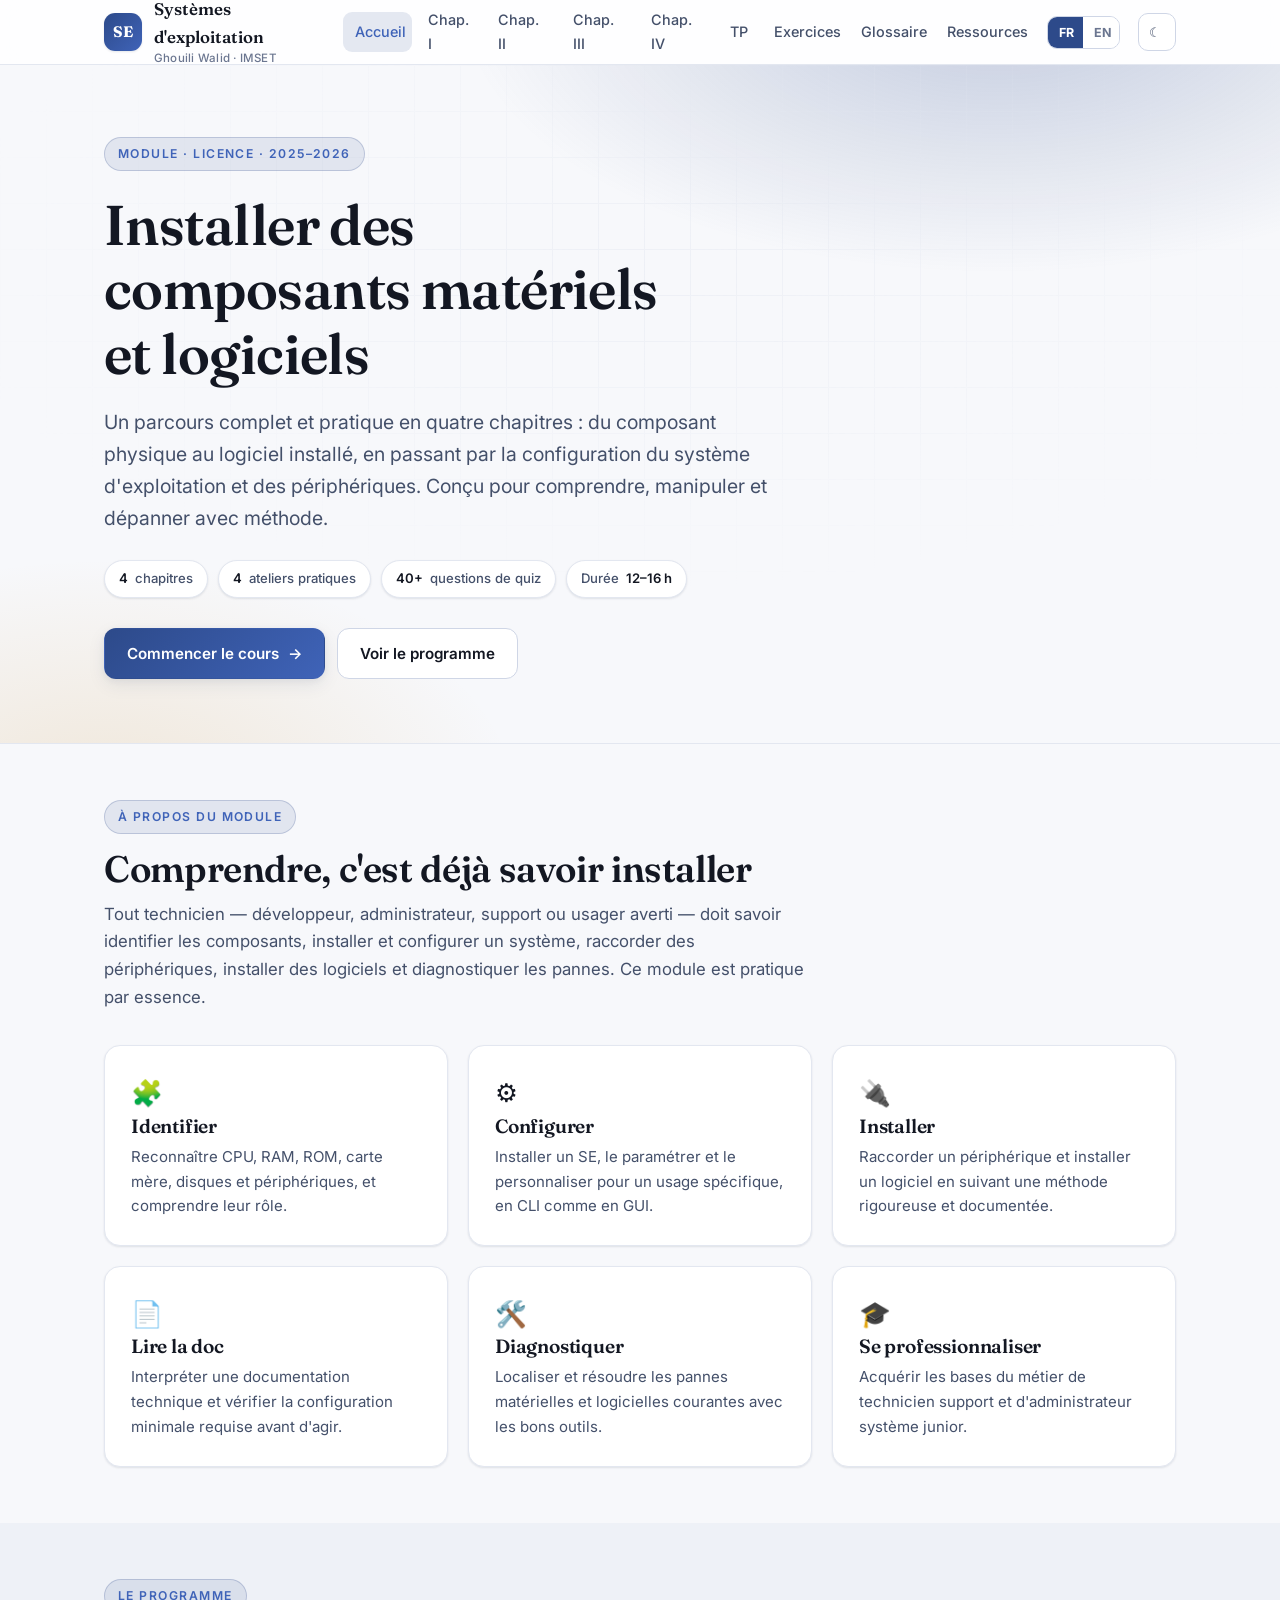
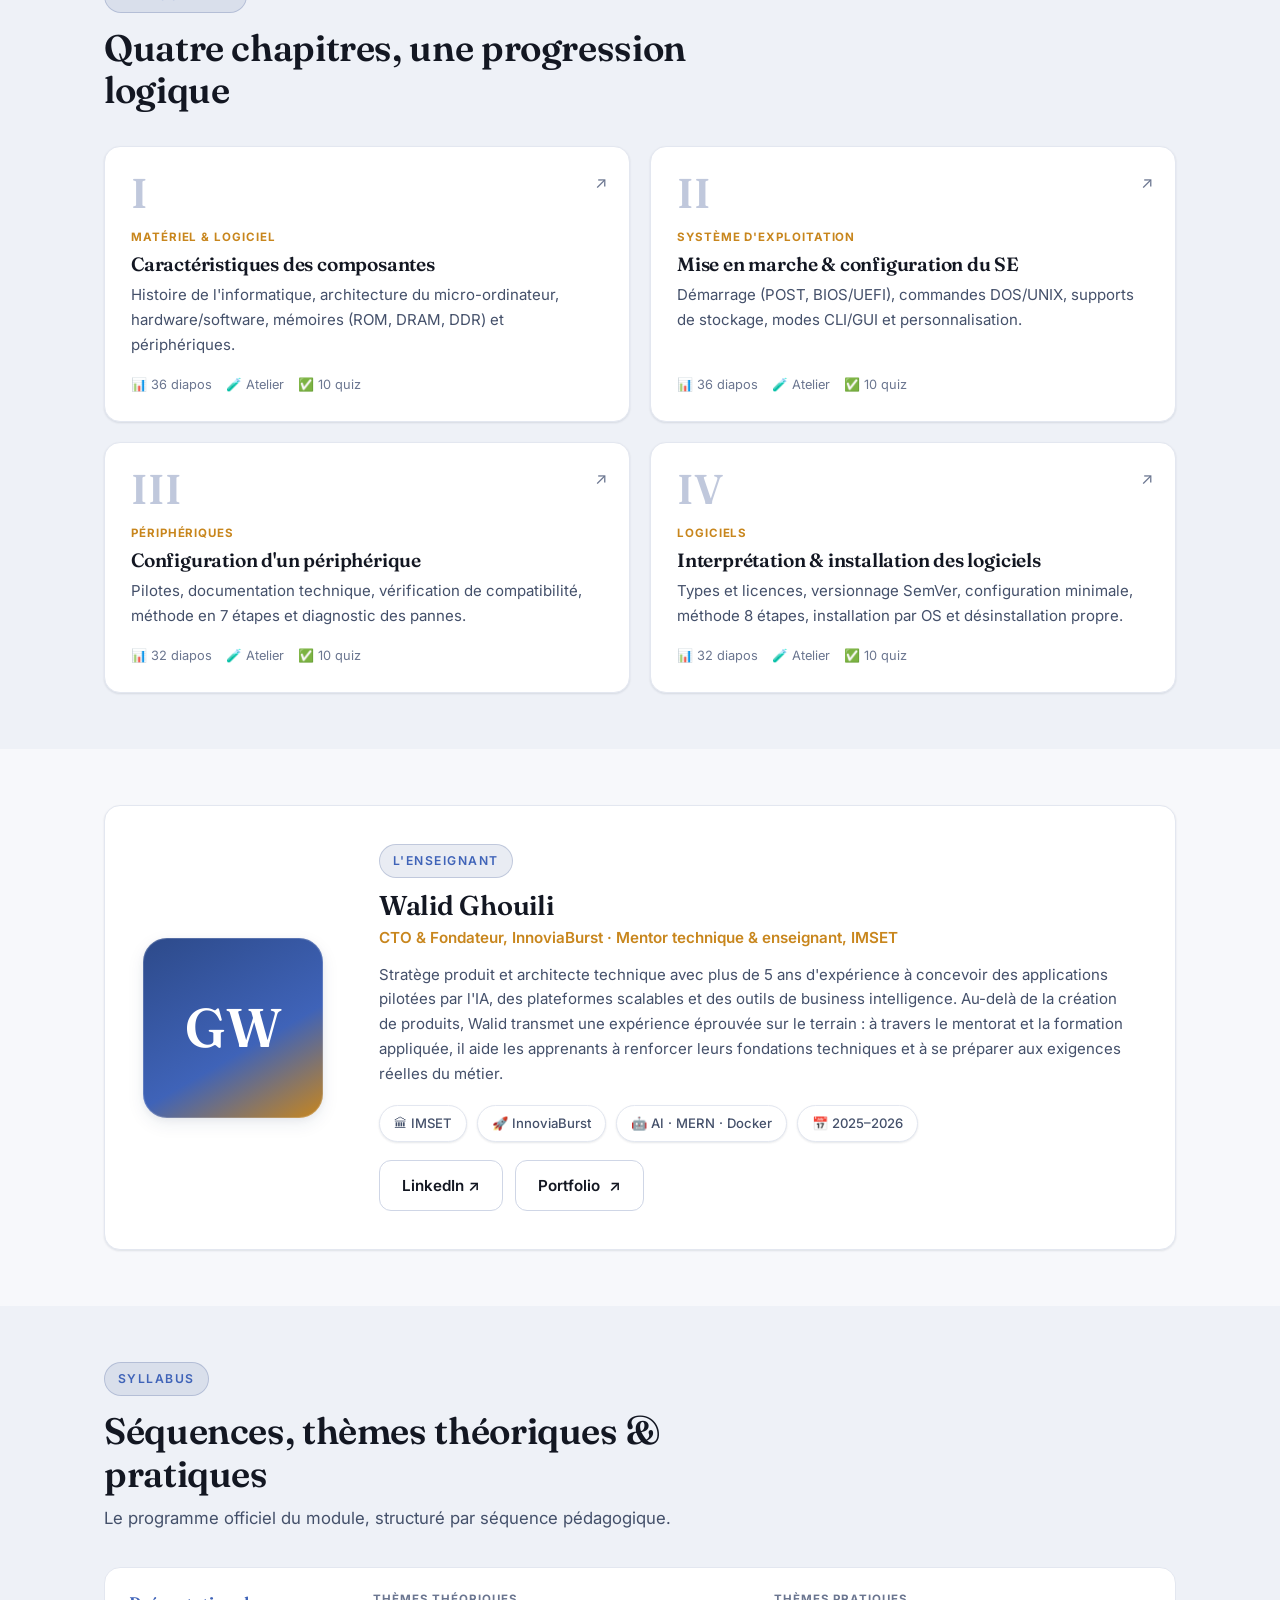
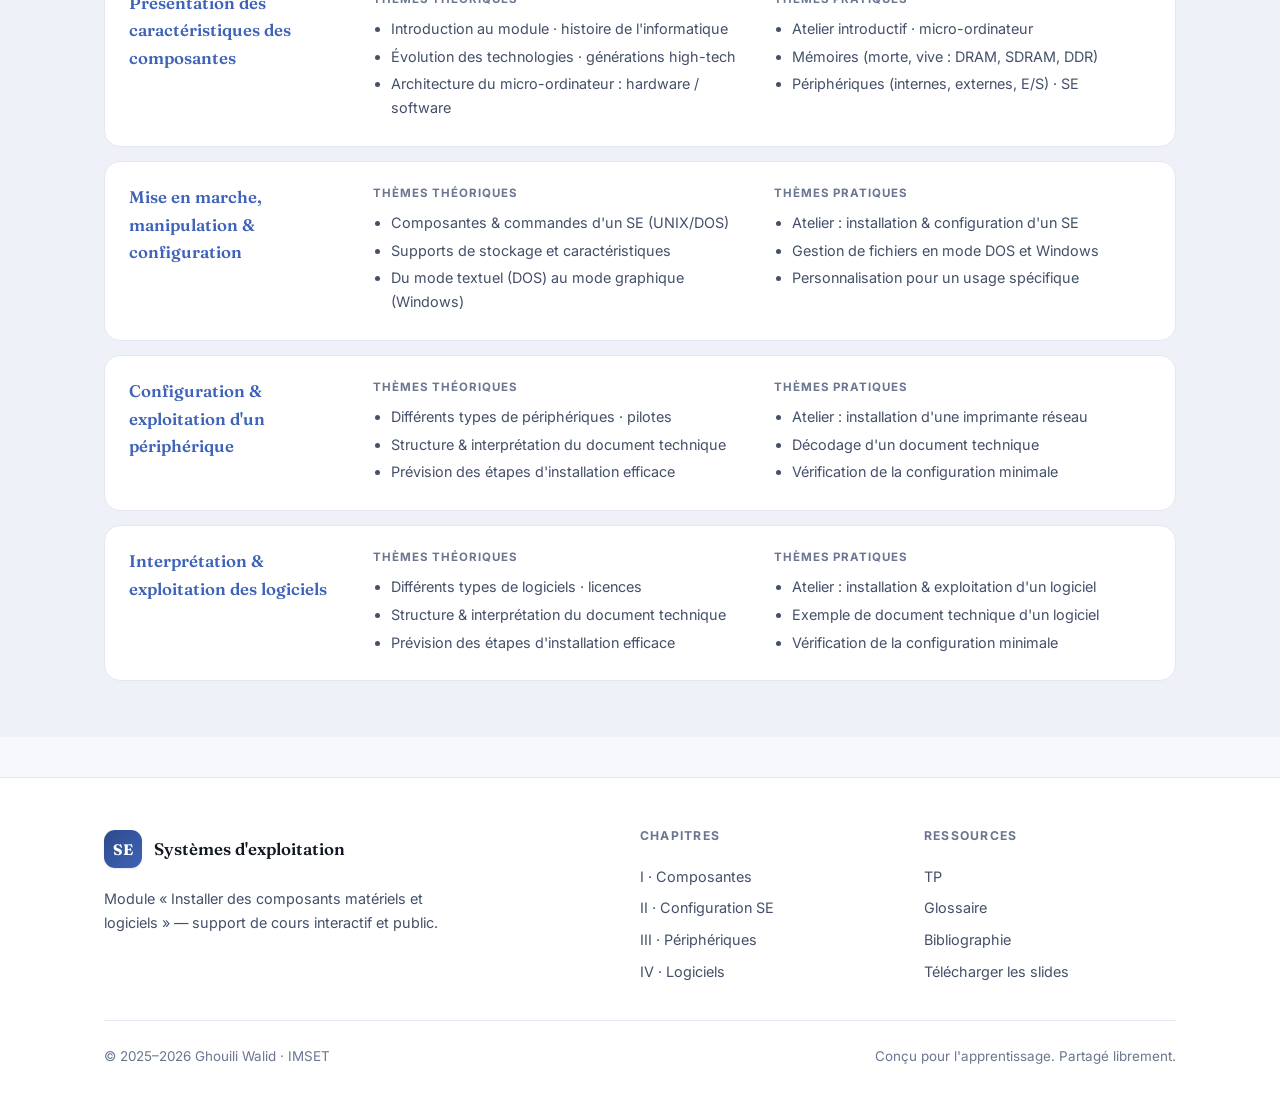
<file: index.html>
<!DOCTYPE html>
<html lang="fr" data-lang="fr">
<head>
<meta charset="UTF-8">
<meta name="viewport" content="width=device-width, initial-scale=1.0">
<title>Systèmes d'exploitation — Installer des composants matériels et logiciels | Ghouili Walid</title>
<meta name="description" content="Cours complet de Systèmes d'exploitation par Ghouili Walid (IMSET) : architecture, mise en marche, périphériques et logiciels. Slides, ateliers, glossaire et quiz.">
<meta name="author" content="Ghouili Walid">
<meta property="og:title" content="Module Systèmes d'exploitation — Ghouili Walid">
<meta property="og:description" content="Cours interactif : matériel, configuration du SE, périphériques et logiciels. 4 chapitres, ateliers pratiques, quiz et ressources.">
<meta property="og:type" content="website">
<link rel="preconnect" href="https://fonts.googleapis.com">
<link rel="preconnect" href="https://fonts.gstatic.com" crossorigin>
<link href="https://fonts.googleapis.com/css2?family=Fraunces:opsz,wght@9..144,500;9..144,600&family=Inter:wght@400;500;600;700&family=JetBrains+Mono:wght@400;700&display=swap" rel="stylesheet">
<link rel="stylesheet" href="assets/style.css">
<link rel="icon" href="data:image/svg+xml,<svg xmlns='http://www.w3.org/2000/svg' viewBox='0 0 100 100'><rect width='100' height='100' rx='22' fill='%232d4a8a'/><text x='50' y='68' font-size='52' font-family='Georgia' fill='white' text-anchor='middle' font-weight='600'>SE</text></svg>">
</head>
<body>

<!-- ===== TOPBAR ===== -->
<header class="topbar">
  <div class="wrap topbar-inner">
    <a href="index.html" class="brand-logo">
      <span class="brand-mark">SE</span>
      <span>Systèmes d'exploitation<span class="brand-sub">Ghouili Walid · IMSET</span></span>
    </a>
    <nav class="nav">
      <a href="index.html" class="active"><span class="fr">Accueil</span><span class="en">Home</span></a>
      <a href="chapitre-1.html"><span class="fr">Chap. I</span><span class="en">Ch. I</span></a>
      <a href="chapitre-2.html"><span class="fr">Chap. II</span><span class="en">Ch. II</span></a>
      <a href="chapitre-3.html"><span class="fr">Chap. III</span><span class="en">Ch. III</span></a>
      <a href="chapitre-4.html"><span class="fr">Chap. IV</span><span class="en">Ch. IV</span></a>
      <a href="travaux-pratiques.html"><span class="fr">TP</span><span class="en">Labs</span></a><a href="exercices.html"><span class="fr">Exercices</span><span class="en">Exercises</span></a><a href="glossaire.html"><span class="fr">Glossaire</span><span class="en">Glossary</span></a>
      <a href="ressources.html"><span class="fr">Ressources</span><span class="en">Resources</span></a>
    </nav>
    <div class="lang-toggle" role="group" aria-label="Language">
      <button data-lang-btn="fr">FR</button>
      <button data-lang-btn="en">EN</button>
    </div>
    <button class="toolbtn" data-theme-toggle aria-label="Theme">☾</button>
    <button class="toolbtn menu-btn" data-menu aria-label="Menu">☰</button>
  </div>
</header>

<!-- ===== HERO ===== -->
<section class="hero">
  <div class="hero-grid"></div>
  <div class="wrap">
    <span class="eyebrow"><span class="fr">Module · Licence · 2025–2026</span><span class="en">Module · Bachelor · 2025–2026</span></span>
    <h1>
      <span class="fr">Installer des composants matériels et logiciels</span>
      <span class="en">Installing hardware &amp; software components</span>
    </h1>
    <p class="lead">
      <span class="fr">Un parcours complet et pratique en quatre chapitres : du composant physique au logiciel installé, en passant par la configuration du système d'exploitation et des périphériques. Conçu pour comprendre, manipuler et dépanner avec méthode.</span>
      <span class="en">A complete, hands-on journey in four chapters: from the physical component to the installed application, through operating-system and peripheral configuration. Built to understand, operate and troubleshoot methodically.</span>
    </p>
    <div class="hero-meta">
      <span class="chip"><b>4</b> <span class="fr">chapitres</span><span class="en">chapters</span></span>
      <span class="chip"><b>4</b> <span class="fr">ateliers pratiques</span><span class="en">hands-on labs</span></span>
      <span class="chip"><b>40+</b> <span class="fr">questions de quiz</span><span class="en">quiz questions</span></span>
      <span class="chip"><span class="fr">Durée</span><span class="en">Duration</span> <b>12–16 h</b></span>
    </div>
    <div class="cta-row">
      <a href="chapitre-1.html" class="btn btn-primary"><span class="fr">Commencer le cours</span><span class="en">Start the course</span> →</a>
      <a href="#syllabus" class="btn btn-ghost"><span class="fr">Voir le programme</span><span class="en">View the syllabus</span></a>
    </div>
  </div>
</section>

<hr class="divider">

<!-- ===== OBJECTIVES ===== -->
<section>
  <div class="wrap">
    <div class="section-head reveal">
      <span class="eyebrow"><span class="fr">À propos du module</span><span class="en">About the module</span></span>
      <h2><span class="fr">Comprendre, c'est déjà savoir installer</span><span class="en">To understand is already to know how to install</span></h2>
      <p>
        <span class="fr">Tout technicien — développeur, administrateur, support ou usager averti — doit savoir identifier les composants, installer et configurer un système, raccorder des périphériques, installer des logiciels et diagnostiquer les pannes. Ce module est pratique par essence.</span>
        <span class="en">Every technician — developer, administrator, support engineer or power user — must be able to identify components, install and configure a system, connect peripherals, install software and diagnose faults. This module is practical by design.</span>
      </p>
    </div>
    <div class="grid grid-3">
      <div class="card hover reveal"><div class="ic" style="font-size:1.6rem">🧩</div><h3><span class="fr">Identifier</span><span class="en">Identify</span></h3><p><span class="fr">Reconnaître CPU, RAM, ROM, carte mère, disques et périphériques, et comprendre leur rôle.</span><span class="en">Recognise CPU, RAM, ROM, motherboard, drives and peripherals, and understand their roles.</span></p></div>
      <div class="card hover reveal"><div class="ic" style="font-size:1.6rem">⚙️</div><h3><span class="fr">Configurer</span><span class="en">Configure</span></h3><p><span class="fr">Installer un SE, le paramétrer et le personnaliser pour un usage spécifique, en CLI comme en GUI.</span><span class="en">Install an OS, set it up and tailor it for a specific use, in both CLI and GUI.</span></p></div>
      <div class="card hover reveal"><div class="ic" style="font-size:1.6rem">🔌</div><h3><span class="fr">Installer</span><span class="en">Install</span></h3><p><span class="fr">Raccorder un périphérique et installer un logiciel en suivant une méthode rigoureuse et documentée.</span><span class="en">Connect a peripheral and install software following a rigorous, documented method.</span></p></div>
      <div class="card hover reveal"><div class="ic" style="font-size:1.6rem">📄</div><h3><span class="fr">Lire la doc</span><span class="en">Read the docs</span></h3><p><span class="fr">Interpréter une documentation technique et vérifier la configuration minimale requise avant d'agir.</span><span class="en">Interpret technical documentation and check minimum requirements before acting.</span></p></div>
      <div class="card hover reveal"><div class="ic" style="font-size:1.6rem">🛠️</div><h3><span class="fr">Diagnostiquer</span><span class="en">Diagnose</span></h3><p><span class="fr">Localiser et résoudre les pannes matérielles et logicielles courantes avec les bons outils.</span><span class="en">Locate and fix common hardware and software faults with the right tools.</span></p></div>
      <div class="card hover reveal"><div class="ic" style="font-size:1.6rem">🎓</div><h3><span class="fr">Se professionnaliser</span><span class="en">Go professional</span></h3><p><span class="fr">Acquérir les bases du métier de technicien support et d'administrateur système junior.</span><span class="en">Build the foundations of the support-technician and junior sysadmin roles.</span></p></div>
    </div>
  </div>
</section>

<!-- ===== CHAPTERS ===== -->
<section style="background:var(--bg-soft)">
  <div class="wrap">
    <div class="section-head reveal">
      <span class="eyebrow"><span class="fr">Le programme</span><span class="en">The curriculum</span></span>
      <h2><span class="fr">Quatre chapitres, une progression logique</span><span class="en">Four chapters, one logical progression</span></h2>
    </div>
    <div class="grid grid-2">
      <a href="chapitre-1.html" class="card chap-card hover reveal">
        <span class="arrow">↗</span>
        <span class="num">I</span>
        <span class="tag"><span class="fr">Matériel &amp; logiciel</span><span class="en">Hardware &amp; software</span></span>
        <h3><span class="fr">Caractéristiques des composantes</span><span class="en">Characteristics of components</span></h3>
        <p><span class="fr">Histoire de l'informatique, architecture du micro-ordinateur, hardware/software, mémoires (ROM, DRAM, DDR) et périphériques.</span><span class="en">History of computing, microcomputer architecture, hardware/software, memory (ROM, DRAM, DDR) and peripherals.</span></p>
        <span class="meta"><span>📊 36 <span class="fr">diapos</span><span class="en">slides</span></span><span>🧪 <span class="fr">Atelier</span><span class="en">Lab</span></span><span>✅ 10 <span class="fr">quiz</span><span class="en">quiz</span></span></span>
      </a>
      <a href="chapitre-2.html" class="card chap-card hover reveal">
        <span class="arrow">↗</span>
        <span class="num">II</span>
        <span class="tag"><span class="fr">Système d'exploitation</span><span class="en">Operating system</span></span>
        <h3><span class="fr">Mise en marche &amp; configuration du SE</span><span class="en">Boot-up &amp; OS configuration</span></h3>
        <p><span class="fr">Démarrage (POST, BIOS/UEFI), commandes DOS/UNIX, supports de stockage, modes CLI/GUI et personnalisation.</span><span class="en">Boot sequence (POST, BIOS/UEFI), DOS/UNIX commands, storage media, CLI/GUI modes and customisation.</span></p>
        <span class="meta"><span>📊 36 <span class="fr">diapos</span><span class="en">slides</span></span><span>🧪 <span class="fr">Atelier</span><span class="en">Lab</span></span><span>✅ 10 <span class="fr">quiz</span><span class="en">quiz</span></span></span>
      </a>
      <a href="chapitre-3.html" class="card chap-card hover reveal">
        <span class="arrow">↗</span>
        <span class="num">III</span>
        <span class="tag"><span class="fr">Périphériques</span><span class="en">Peripherals</span></span>
        <h3><span class="fr">Configuration d'un périphérique</span><span class="en">Configuring a peripheral</span></h3>
        <p><span class="fr">Pilotes, documentation technique, vérification de compatibilité, méthode en 7 étapes et diagnostic des pannes.</span><span class="en">Drivers, technical documentation, compatibility checks, the 7-step method and fault diagnosis.</span></p>
        <span class="meta"><span>📊 32 <span class="fr">diapos</span><span class="en">slides</span></span><span>🧪 <span class="fr">Atelier</span><span class="en">Lab</span></span><span>✅ 10 <span class="fr">quiz</span><span class="en">quiz</span></span></span>
      </a>
      <a href="chapitre-4.html" class="card chap-card hover reveal">
        <span class="arrow">↗</span>
        <span class="num">IV</span>
        <span class="tag"><span class="fr">Logiciels</span><span class="en">Software</span></span>
        <h3><span class="fr">Interprétation &amp; installation des logiciels</span><span class="en">Interpreting &amp; installing software</span></h3>
        <p><span class="fr">Types et licences, versionnage SemVer, configuration minimale, méthode 8 étapes, installation par OS et désinstallation propre.</span><span class="en">Types and licences, SemVer versioning, minimum requirements, the 8-step method, per-OS installation and clean removal.</span></p>
        <span class="meta"><span>📊 32 <span class="fr">diapos</span><span class="en">slides</span></span><span>🧪 <span class="fr">Atelier</span><span class="en">Lab</span></span><span>✅ 10 <span class="fr">quiz</span><span class="en">quiz</span></span></span>
      </a>
    </div>
  </div>
</section>

<!-- ===== INSTRUCTOR ===== -->
<section>
  <div class="wrap">
    <div class="card reveal" style="padding:38px">
      <div class="instructor">
        <div class="avatar">GW</div>
        <div>
          <span class="eyebrow"><span class="fr">L'enseignant</span><span class="en">The instructor</span></span>
          <h3 style="margin-top:12px">Walid Ghouili</h3>
          <p class="role"><span class="fr">CTO &amp; Fondateur, InnoviaBurst · Mentor technique &amp; enseignant, IMSET</span><span class="en">CTO &amp; Founder, InnoviaBurst · Technical mentor &amp; lecturer, IMSET</span></p>
          <p style="margin-top:12px">
            <span class="fr">Stratège produit et architecte technique avec plus de 5 ans d'expérience à concevoir des applications pilotées par l'IA, des plateformes scalables et des outils de business intelligence. Au-delà de la création de produits, Walid transmet une expérience éprouvée sur le terrain : à travers le mentorat et la formation appliquée, il aide les apprenants à renforcer leurs fondations techniques et à se préparer aux exigences réelles du métier.</span>
            <span class="en">Product strategist and technical architect with 5+ years building AI-driven applications, scalable platforms and business-intelligence tools. Beyond shipping products, Walid passes on field-tested experience: through mentorship and applied training, he helps learners strengthen their technical foundations and prepare for the real expectations of the profession.</span>
          </p>
          <div class="hero-meta" style="margin-top:18px">
            <span class="chip">🏛 IMSET</span>
            <span class="chip">🚀 InnoviaBurst</span>
            <span class="chip">🤖 AI · MERN · Docker</span>
            <span class="chip">📅 2025–2026</span>
          </div>
          <div class="cta-row" style="margin-top:18px">
            <a class="btn btn-ghost" href="https://www.linkedin.com/in/walid-ghouili-b485b01b5" target="_blank" rel="noopener">LinkedIn ↗</a>
            <a class="btn btn-ghost" href="https://walid.innoviaburst.com/" target="_blank" rel="noopener"><span class="fr">Portfolio</span><span class="en">Portfolio</span> ↗</a>
          </div>
        </div>
      </div>
    </div>
  </div>
</section>

<!-- ===== SYLLABUS ===== -->
<section id="syllabus" style="background:var(--bg-soft)">
  <div class="wrap">
    <div class="section-head reveal">
      <span class="eyebrow">Syllabus</span>
      <h2><span class="fr">Séquences, thèmes théoriques &amp; pratiques</span><span class="en">Sequences, theory &amp; practice themes</span></h2>
      <p><span class="fr">Le programme officiel du module, structuré par séquence pédagogique.</span><span class="en">The module's official programme, structured by teaching sequence.</span></p>
    </div>
    <div class="syllabus">
      <div class="syl-row reveal">
        <div class="syl-seq"><span class="fr">Présentation des caractéristiques des composantes</span><span class="en">Overview of component characteristics</span></div>
        <div class="syl-col"><h5><span class="fr">Thèmes théoriques</span><span class="en">Theory</span></h5><ul>
          <li><span class="fr">Introduction au module · histoire de l'informatique</span><span class="en">Module intro · history of computing</span></li>
          <li><span class="fr">Évolution des technologies · générations high-tech</span><span class="en">Technology evolution · high-tech generations</span></li>
          <li><span class="fr">Architecture du micro-ordinateur : hardware / software</span><span class="en">Microcomputer architecture: hardware / software</span></li>
        </ul></div>
        <div class="syl-col"><h5><span class="fr">Thèmes pratiques</span><span class="en">Practice</span></h5><ul>
          <li><span class="fr">Atelier introductif · micro-ordinateur</span><span class="en">Introductory lab · microcomputer</span></li>
          <li><span class="fr">Mémoires (morte, vive : DRAM, SDRAM, DDR)</span><span class="en">Memory (ROM, RAM: DRAM, SDRAM, DDR)</span></li>
          <li><span class="fr">Périphériques (internes, externes, E/S) · SE</span><span class="en">Peripherals (internal, external, I/O) · OS</span></li>
        </ul></div>
      </div>
      <div class="syl-row reveal">
        <div class="syl-seq"><span class="fr">Mise en marche, manipulation &amp; configuration</span><span class="en">Boot-up, operation &amp; configuration</span></div>
        <div class="syl-col"><h5><span class="fr">Thèmes théoriques</span><span class="en">Theory</span></h5><ul>
          <li><span class="fr">Composantes &amp; commandes d'un SE (UNIX/DOS)</span><span class="en">OS components &amp; commands (UNIX/DOS)</span></li>
          <li><span class="fr">Supports de stockage et caractéristiques</span><span class="en">Storage media and characteristics</span></li>
          <li><span class="fr">Du mode textuel (DOS) au mode graphique (Windows)</span><span class="en">From text mode (DOS) to graphical mode (Windows)</span></li>
        </ul></div>
        <div class="syl-col"><h5><span class="fr">Thèmes pratiques</span><span class="en">Practice</span></h5><ul>
          <li><span class="fr">Atelier : installation &amp; configuration d'un SE</span><span class="en">Lab: OS installation &amp; configuration</span></li>
          <li><span class="fr">Gestion de fichiers en mode DOS et Windows</span><span class="en">File management in DOS and Windows</span></li>
          <li><span class="fr">Personnalisation pour un usage spécifique</span><span class="en">Customisation for a specific use</span></li>
        </ul></div>
      </div>
      <div class="syl-row reveal">
        <div class="syl-seq"><span class="fr">Configuration &amp; exploitation d'un périphérique</span><span class="en">Configuring &amp; operating a peripheral</span></div>
        <div class="syl-col"><h5><span class="fr">Thèmes théoriques</span><span class="en">Theory</span></h5><ul>
          <li><span class="fr">Différents types de périphériques · pilotes</span><span class="en">Peripheral types · drivers</span></li>
          <li><span class="fr">Structure &amp; interprétation du document technique</span><span class="en">Structure &amp; reading of technical docs</span></li>
          <li><span class="fr">Prévision des étapes d'installation efficace</span><span class="en">Planning effective installation steps</span></li>
        </ul></div>
        <div class="syl-col"><h5><span class="fr">Thèmes pratiques</span><span class="en">Practice</span></h5><ul>
          <li><span class="fr">Atelier : installation d'une imprimante réseau</span><span class="en">Lab: network printer installation</span></li>
          <li><span class="fr">Décodage d'un document technique</span><span class="en">Decoding a technical document</span></li>
          <li><span class="fr">Vérification de la configuration minimale</span><span class="en">Checking minimum requirements</span></li>
        </ul></div>
      </div>
      <div class="syl-row reveal">
        <div class="syl-seq"><span class="fr">Interprétation &amp; exploitation des logiciels</span><span class="en">Interpreting &amp; using software</span></div>
        <div class="syl-col"><h5><span class="fr">Thèmes théoriques</span><span class="en">Theory</span></h5><ul>
          <li><span class="fr">Différents types de logiciels · licences</span><span class="en">Software types · licences</span></li>
          <li><span class="fr">Structure &amp; interprétation du document technique</span><span class="en">Structure &amp; reading of the technical doc</span></li>
          <li><span class="fr">Prévision des étapes d'installation efficace</span><span class="en">Planning effective installation steps</span></li>
        </ul></div>
        <div class="syl-col"><h5><span class="fr">Thèmes pratiques</span><span class="en">Practice</span></h5><ul>
          <li><span class="fr">Atelier : installation &amp; exploitation d'un logiciel</span><span class="en">Lab: software installation &amp; use</span></li>
          <li><span class="fr">Exemple de document technique d'un logiciel</span><span class="en">Example of a software technical document</span></li>
          <li><span class="fr">Vérification de la configuration minimale</span><span class="en">Checking minimum requirements</span></li>
        </ul></div>
      </div>
    </div>
  </div>
</section>

<!-- ===== FOOTER ===== -->
<footer>
  <div class="wrap">
    <div class="foot-grid">
      <div>
        <a href="index.html" class="brand-logo" style="margin-bottom:12px"><span class="brand-mark">SE</span><span>Systèmes d'exploitation</span></a>
        <p style="font-size:.9rem;max-width:38ch">
          <span class="fr">Module « Installer des composants matériels et logiciels » — support de cours interactif et public.</span>
          <span class="en">Module "Installing hardware &amp; software components" — an interactive, public course companion.</span>
        </p>
      </div>
      <div>
        <h5><span class="fr">Chapitres</span><span class="en">Chapters</span></h5>
        <a href="chapitre-1.html">I · <span class="fr">Composantes</span><span class="en">Components</span></a>
        <a href="chapitre-2.html">II · <span class="fr">Configuration SE</span><span class="en">OS config</span></a>
        <a href="chapitre-3.html">III · <span class="fr">Périphériques</span><span class="en">Peripherals</span></a>
        <a href="chapitre-4.html">IV · <span class="fr">Logiciels</span><span class="en">Software</span></a>
      </div>
      <div>
        <h5><span class="fr">Ressources</span><span class="en">Resources</span></h5>
        <a href="travaux-pratiques.html"><span class="fr">TP</span><span class="en">Labs</span></a><a href="glossaire.html"><span class="fr">Glossaire</span><span class="en">Glossary</span></a>
        <a href="ressources.html"><span class="fr">Bibliographie</span><span class="en">Bibliography</span></a>
        <a href="slides/ICML_Chapitre_1_Caracteristiques_Composantes.pptx"><span class="fr">Télécharger les slides</span><span class="en">Download slides</span></a>
      </div>
    </div>
    <div class="foot-bottom">
      <span>© 2025–2026 Ghouili Walid · IMSET</span>
      <span><span class="fr">Conçu pour l'apprentissage. Partagé librement.</span><span class="en">Built for learning. Shared freely.</span></span>
    </div>
  </div>
</footer>

<script src="assets/script.js"></script>
</body>
</html>
</file>
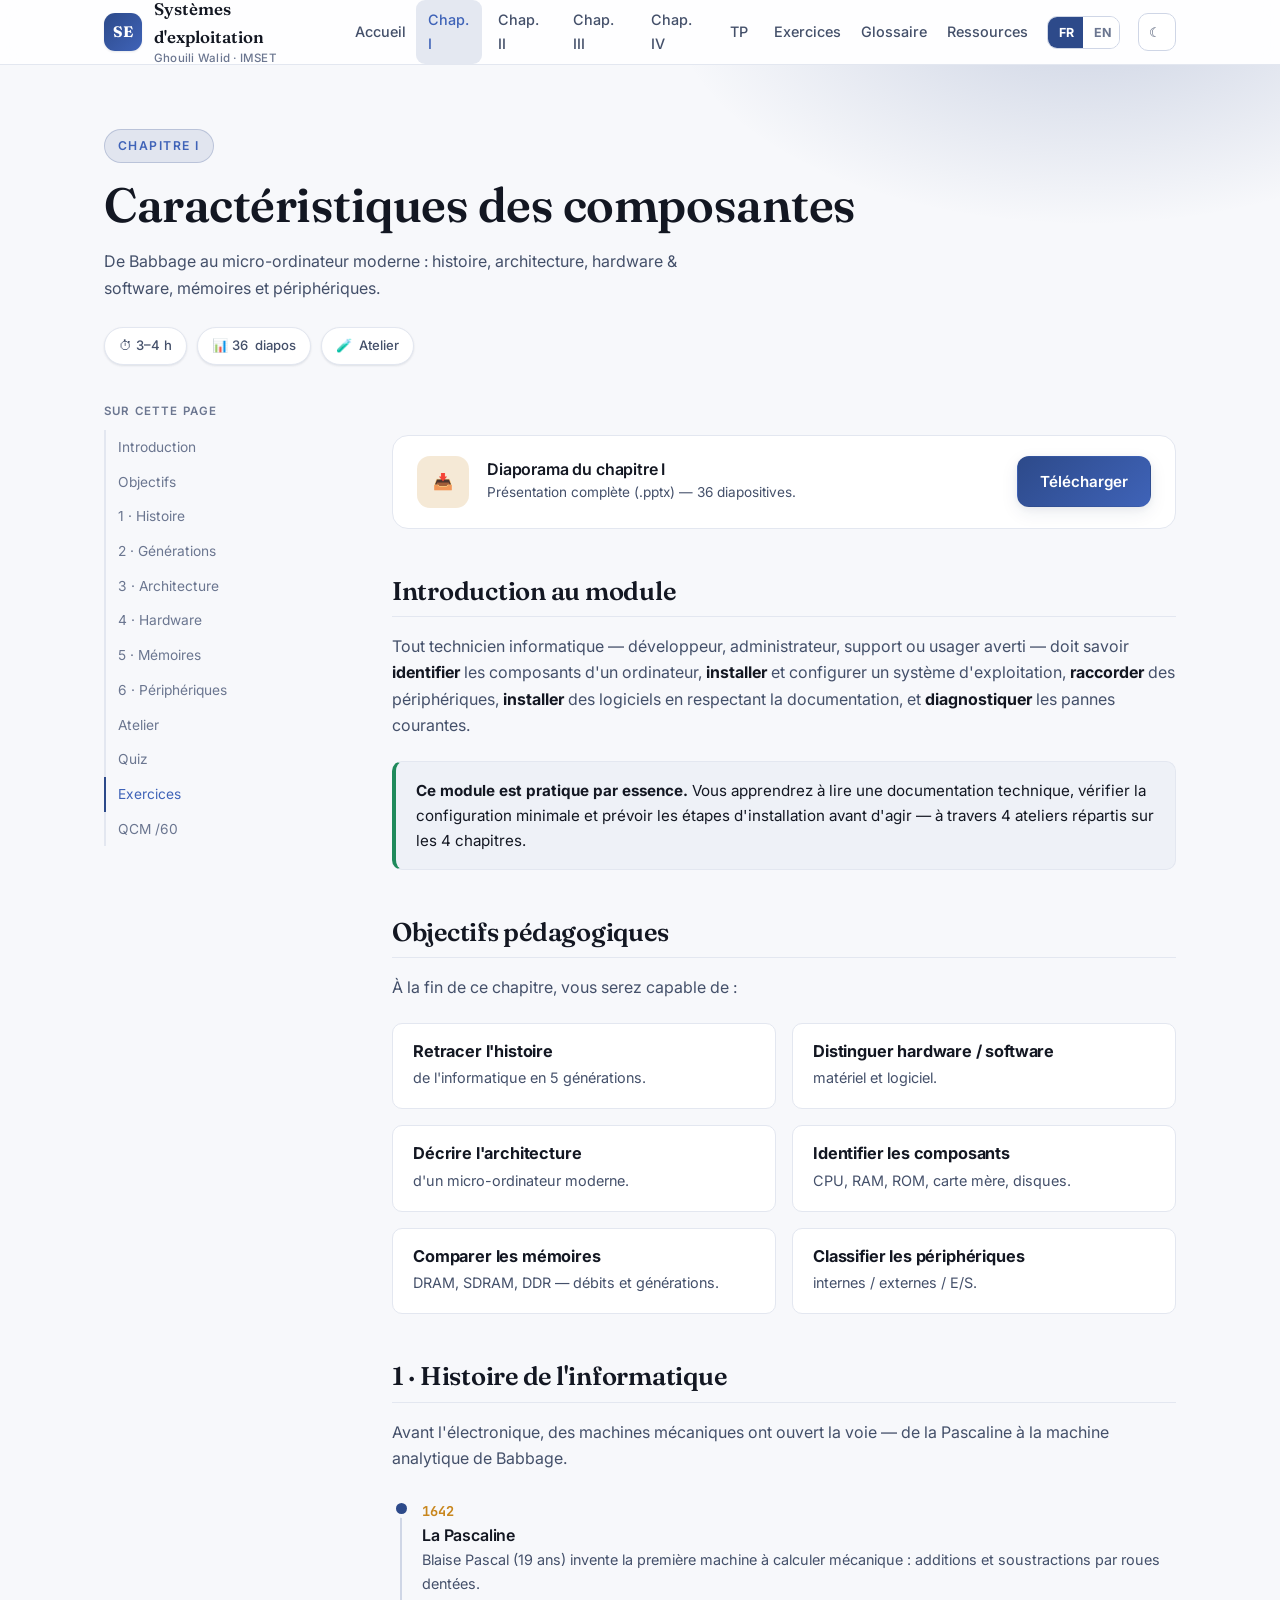
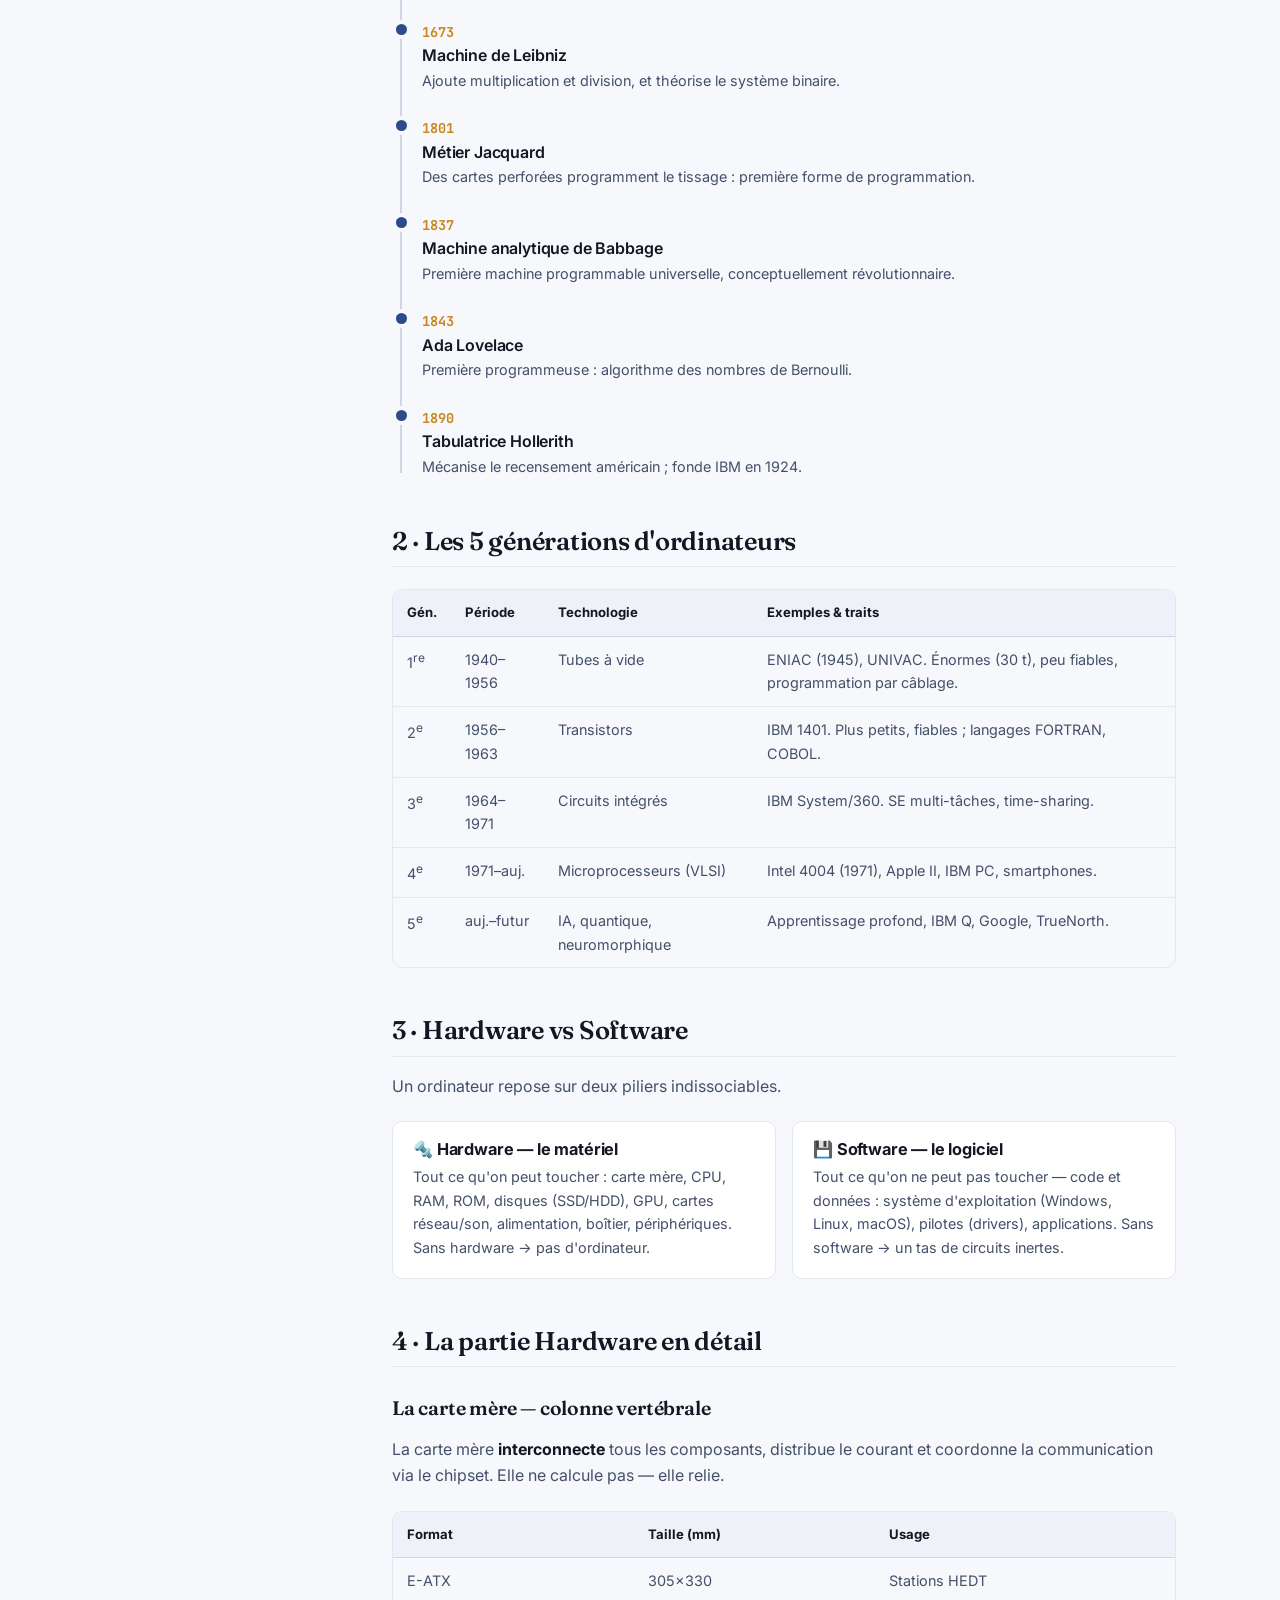
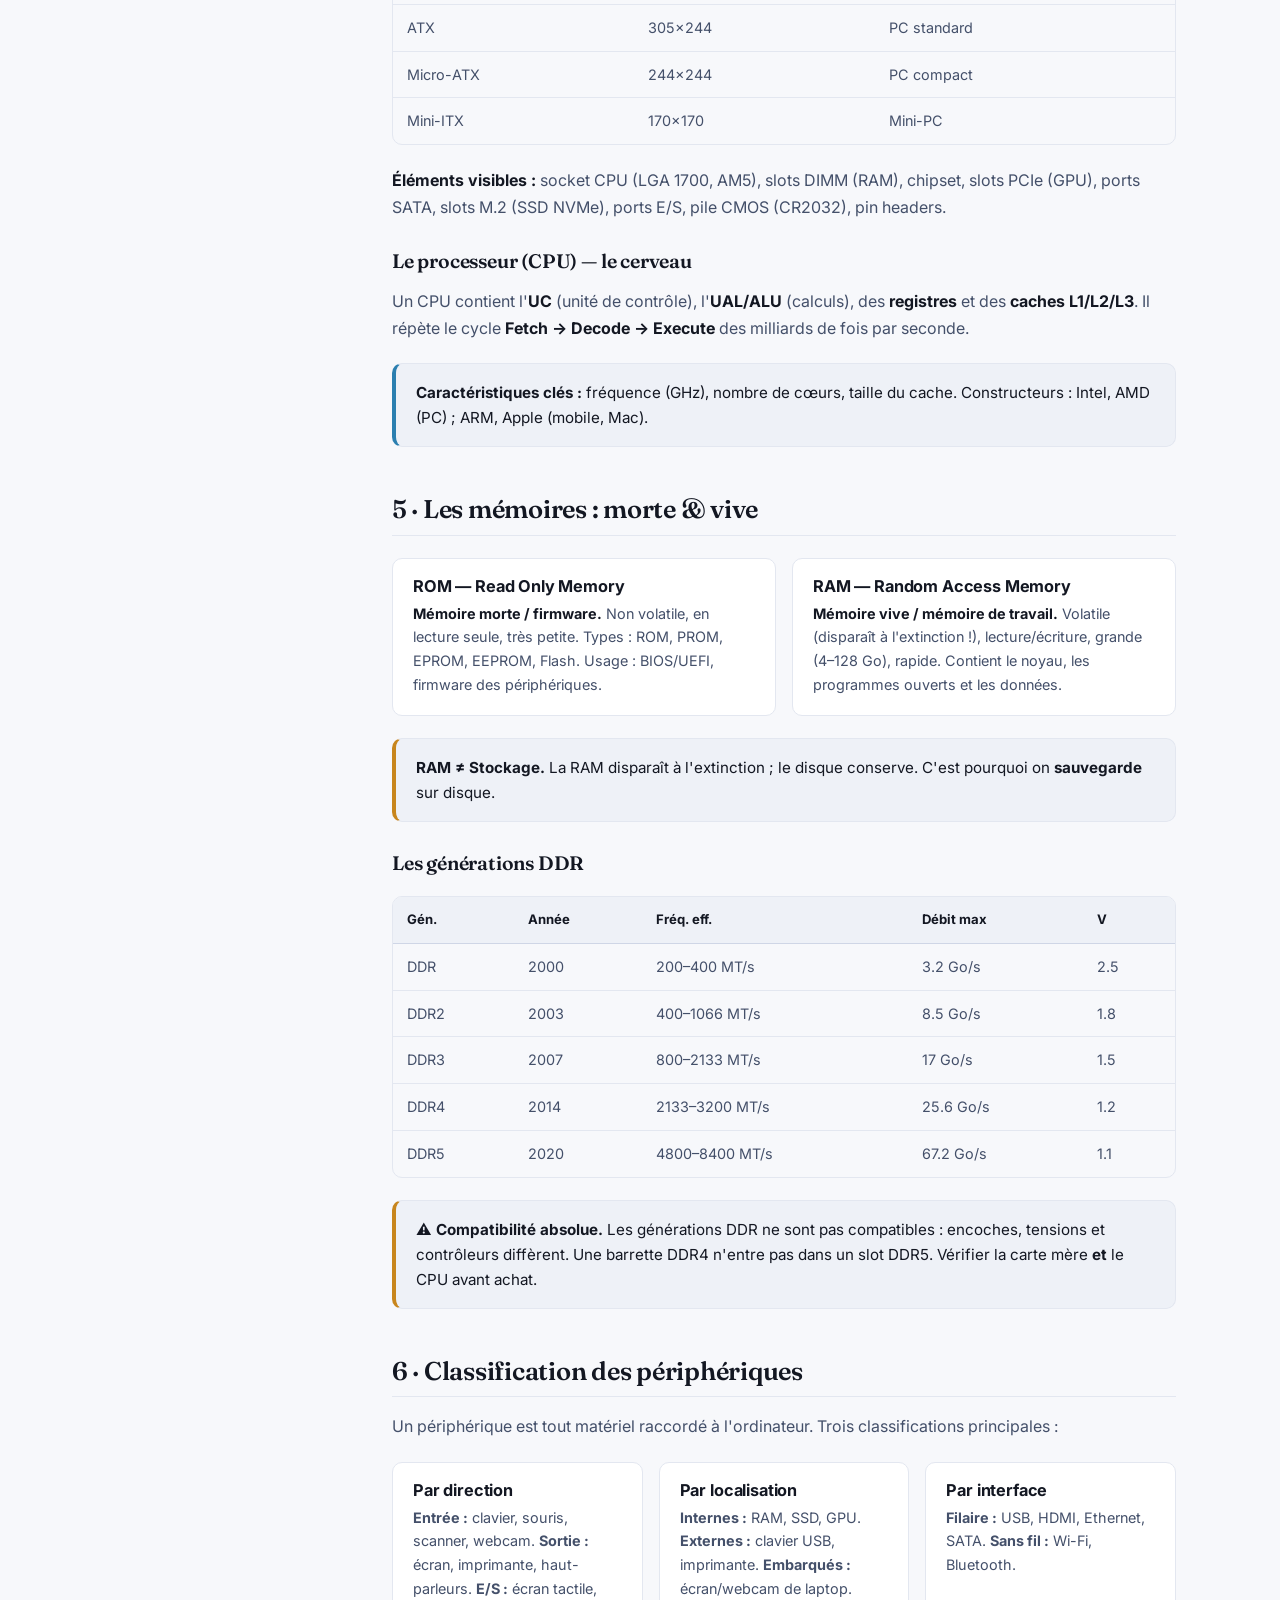
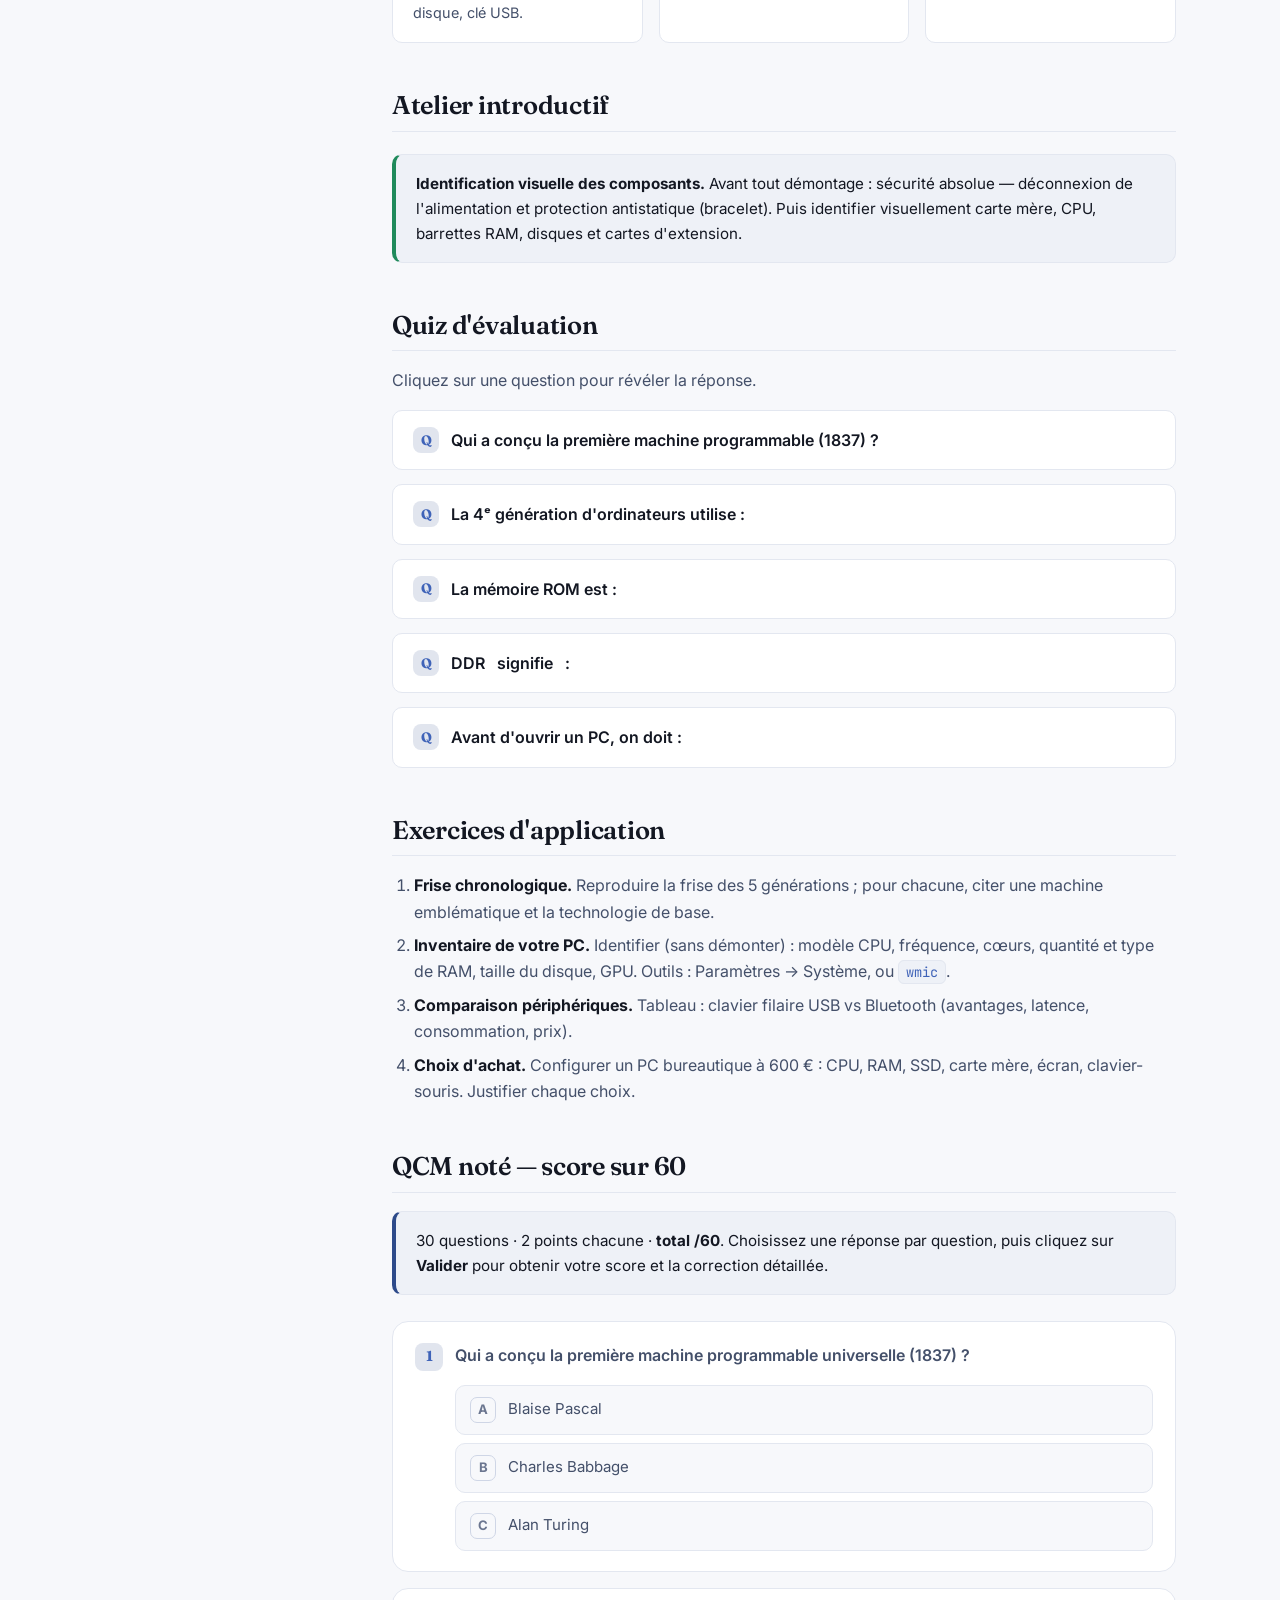
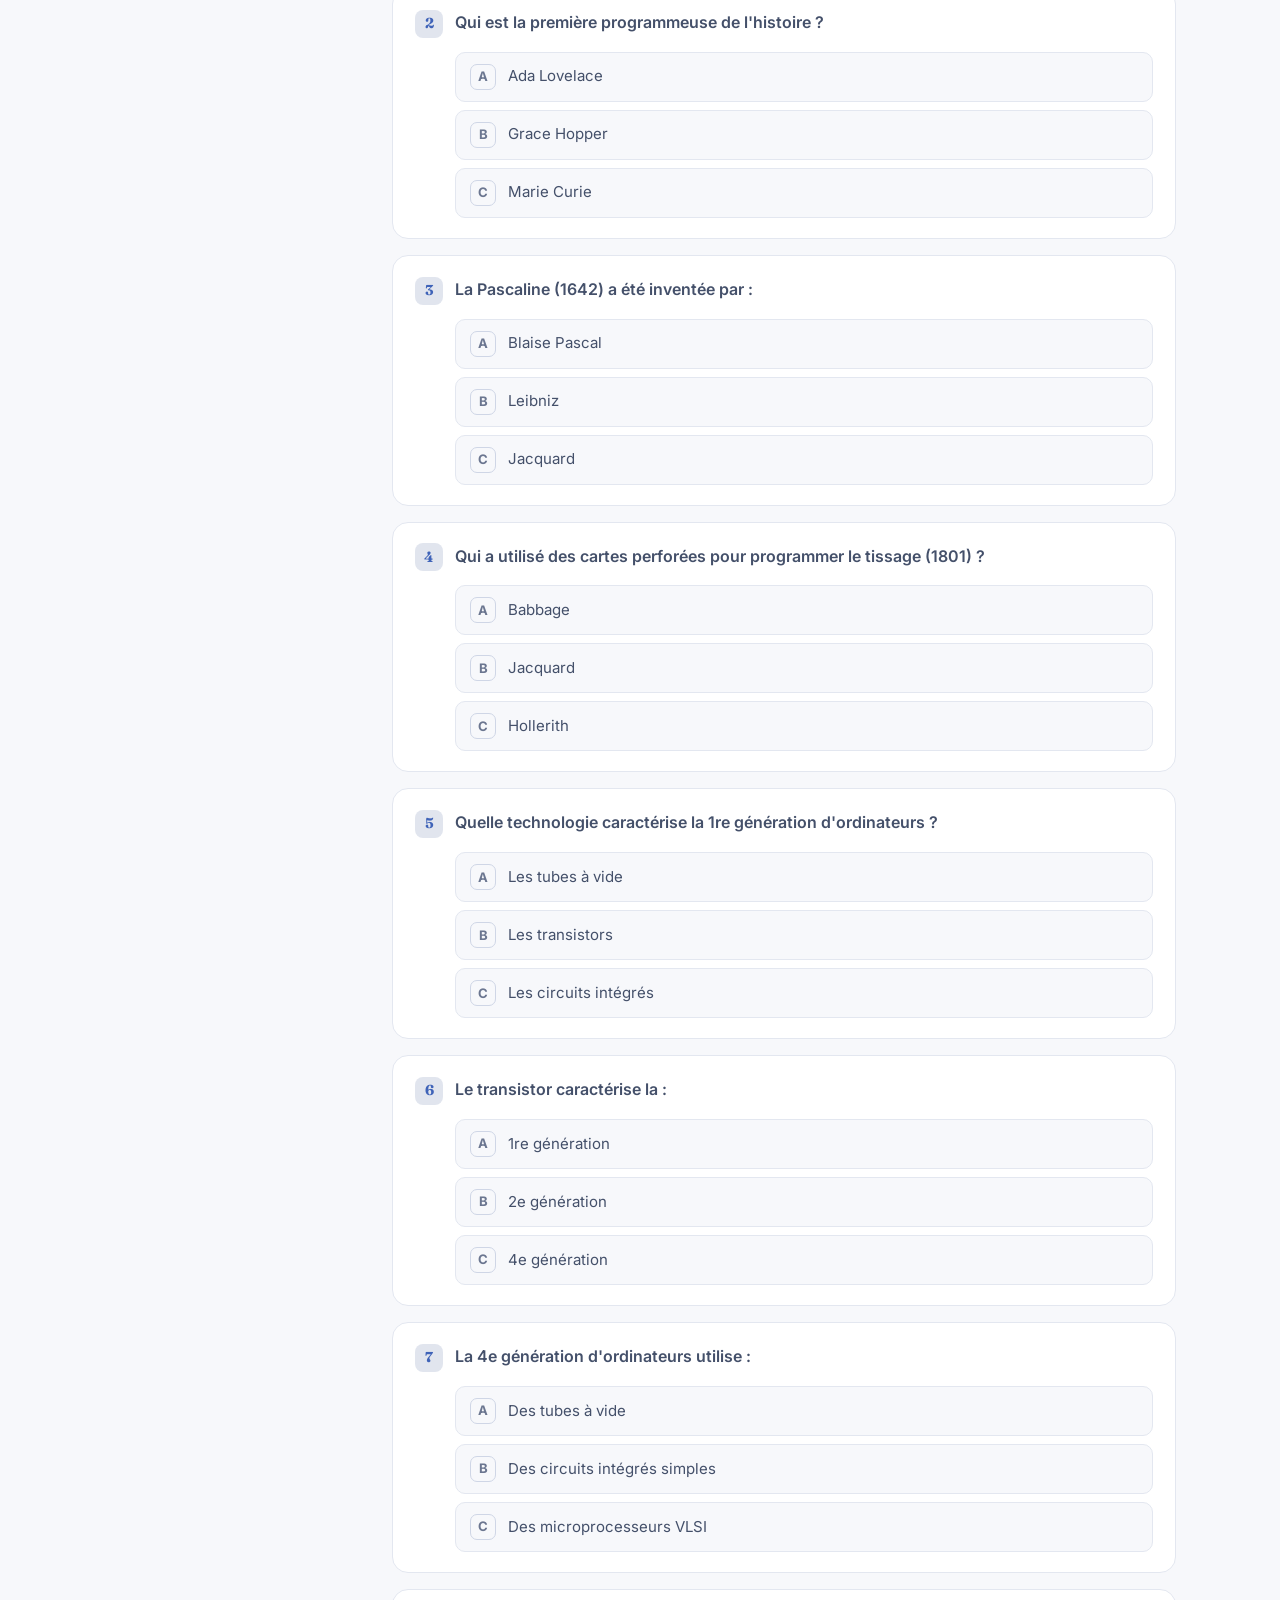
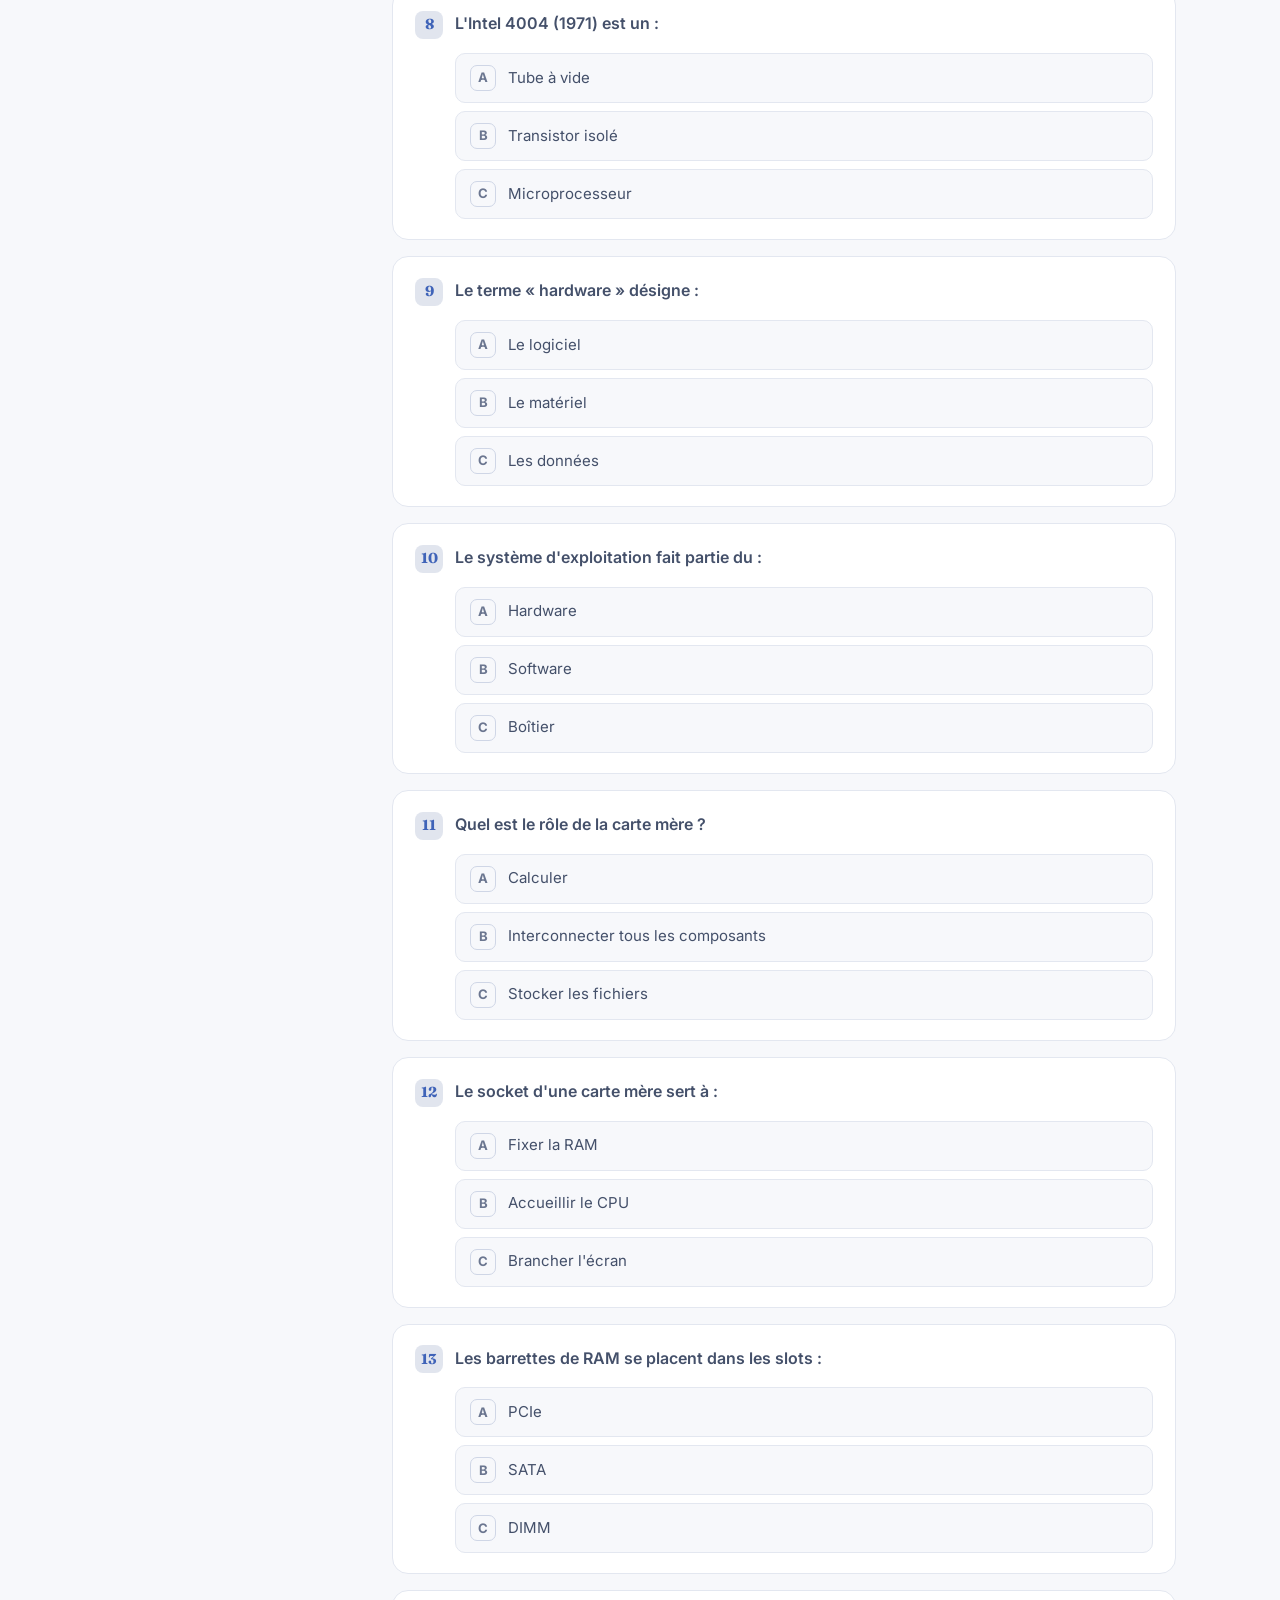
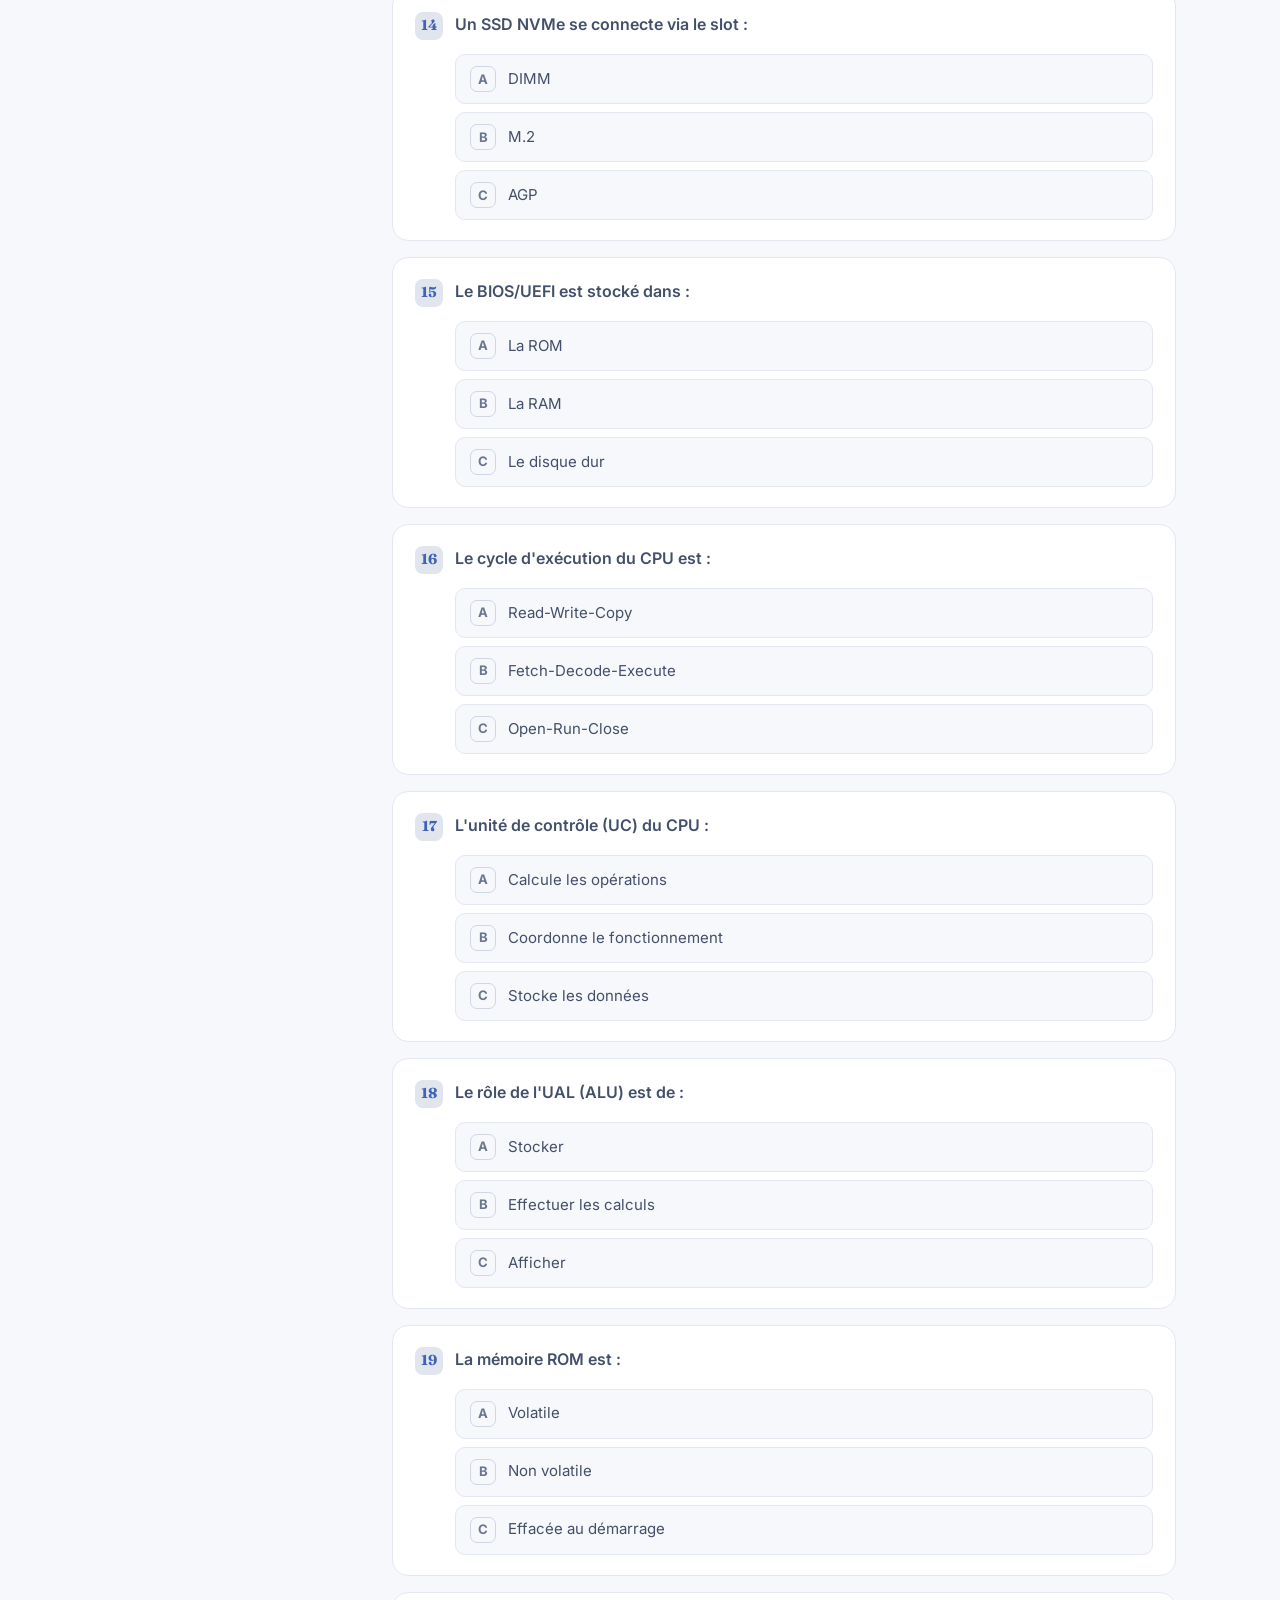
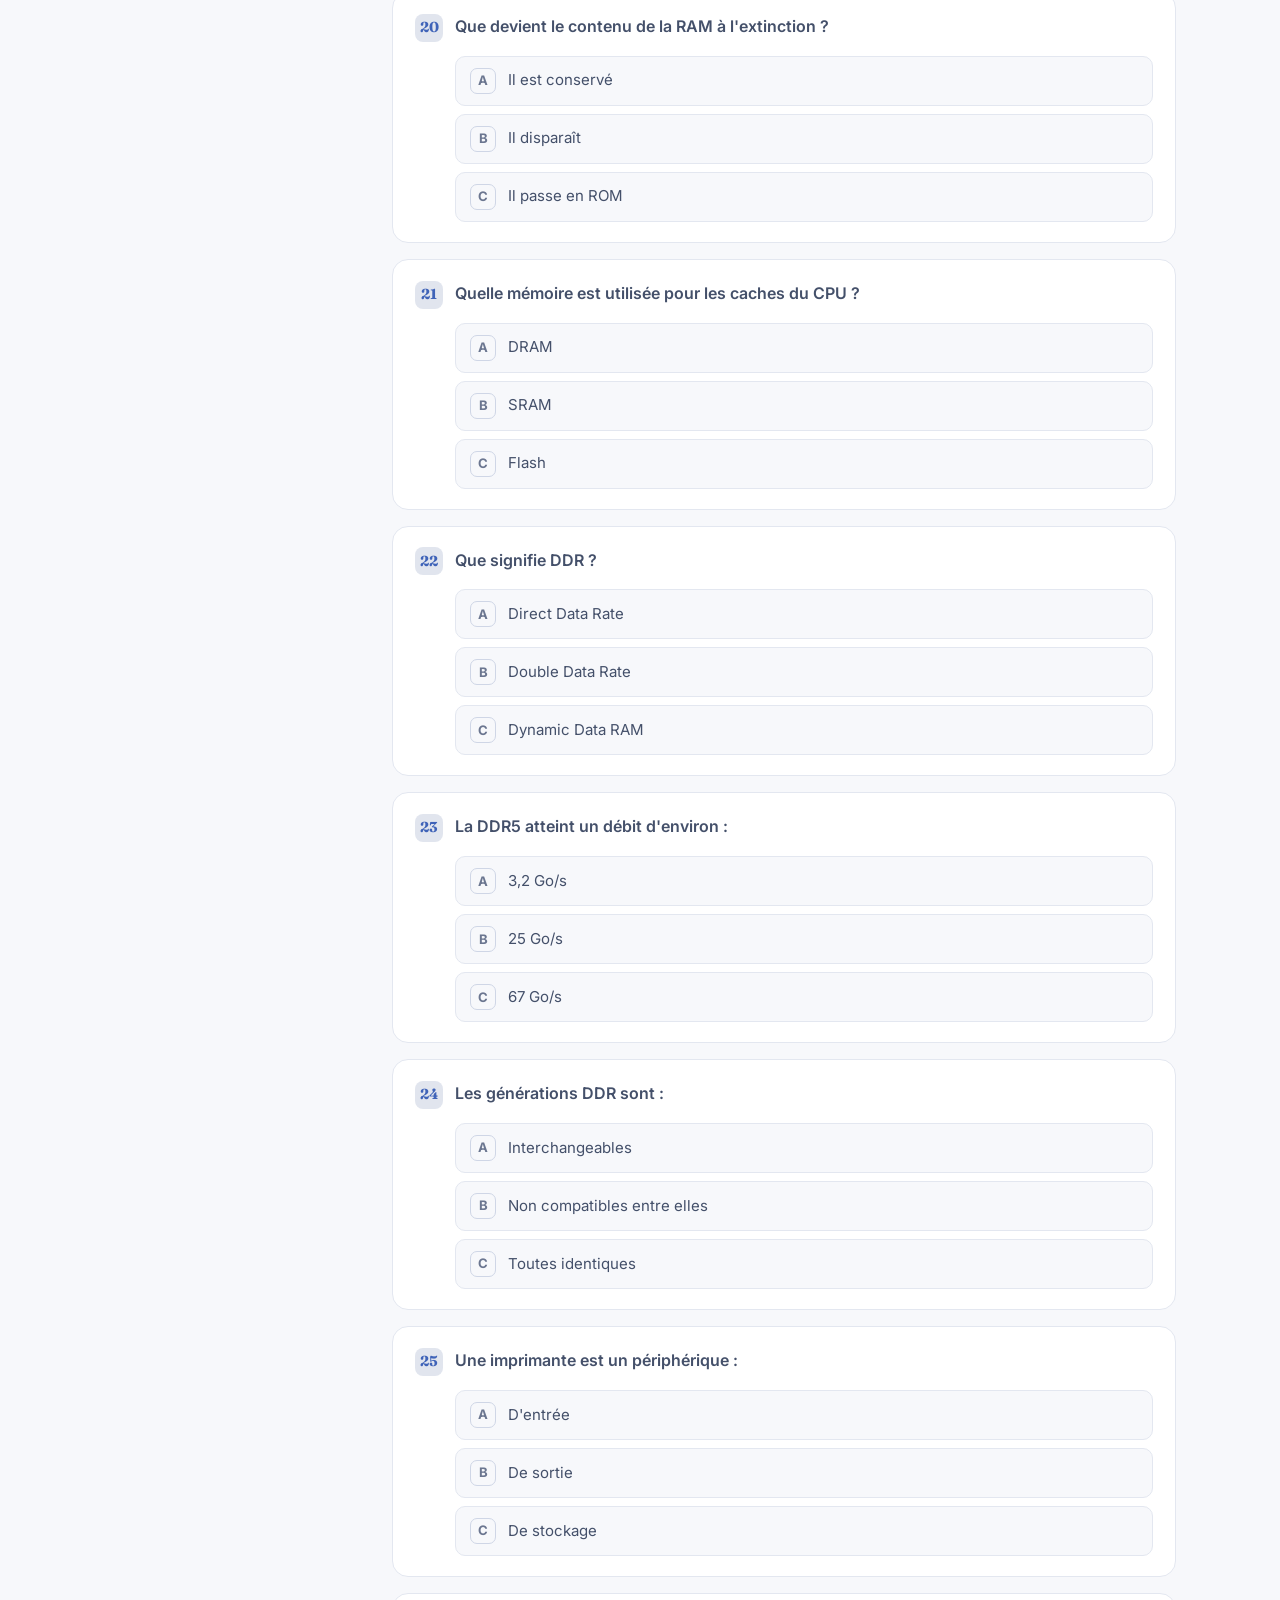
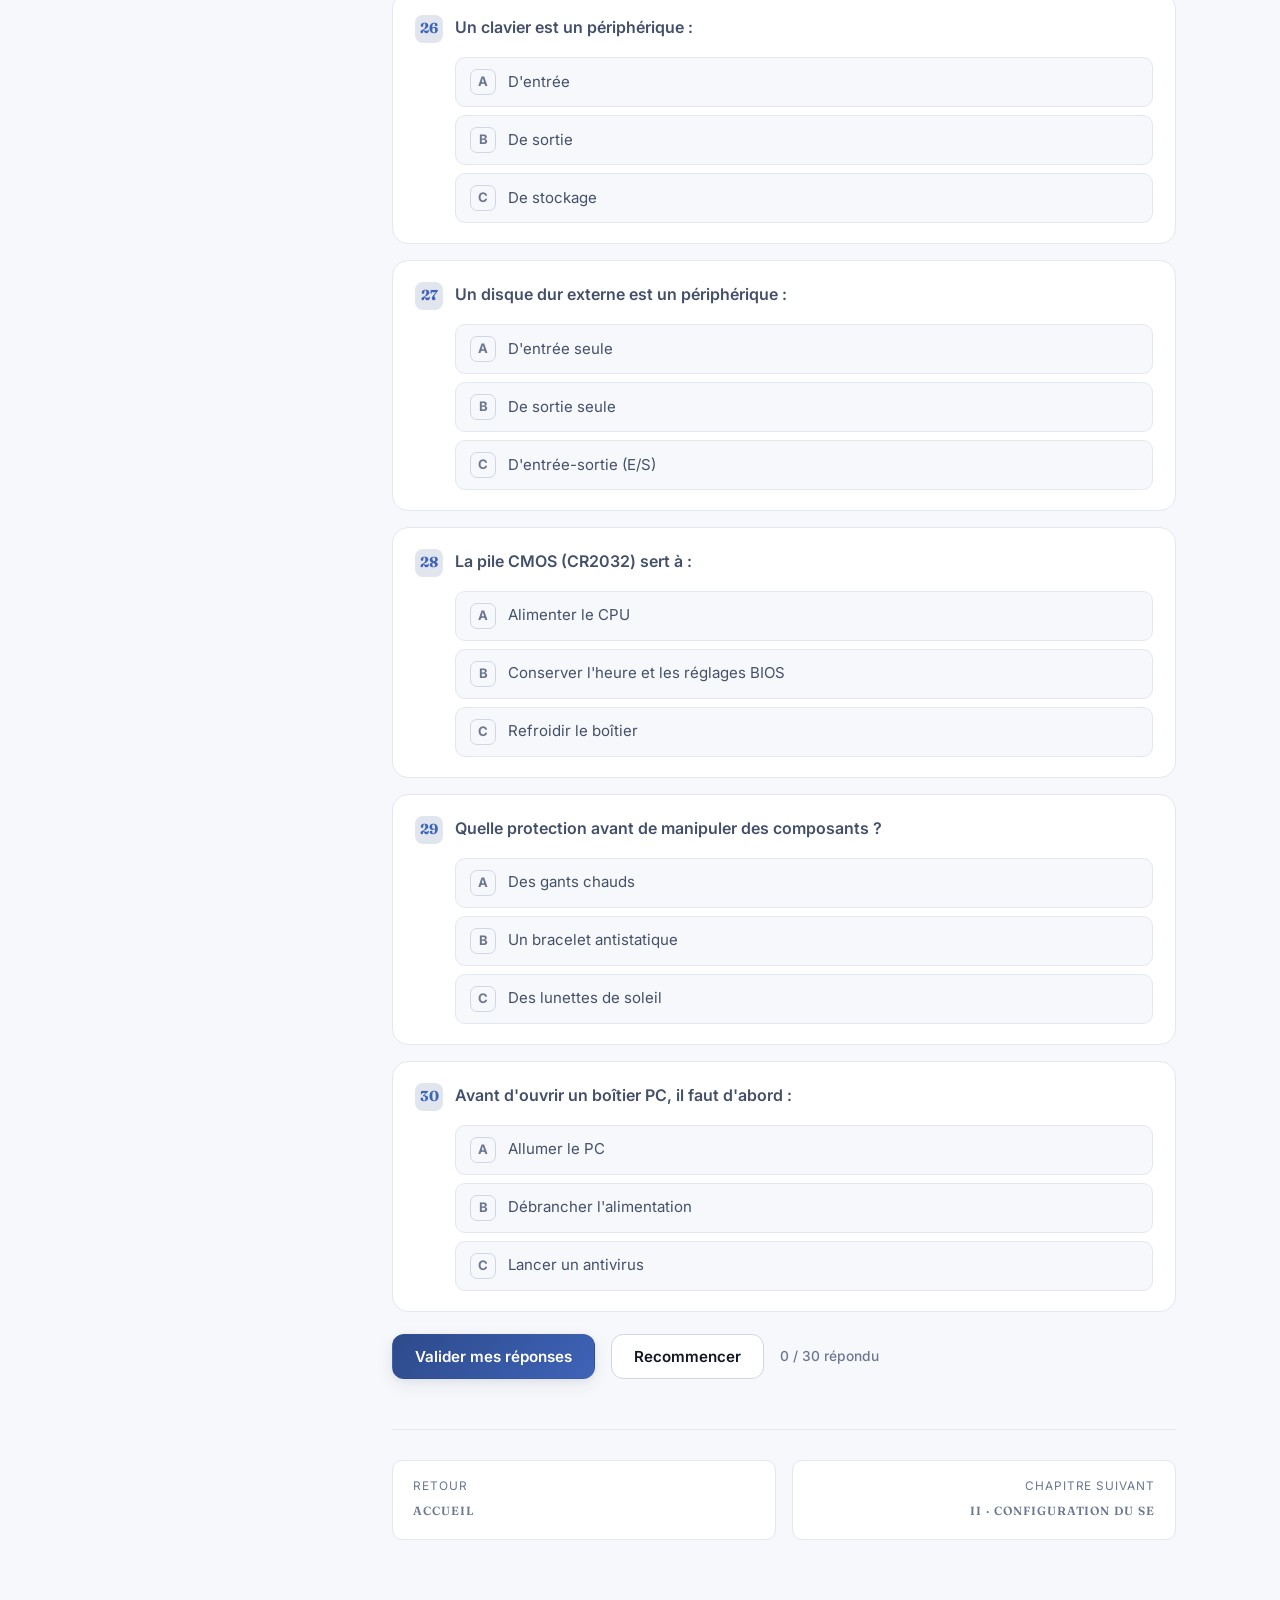
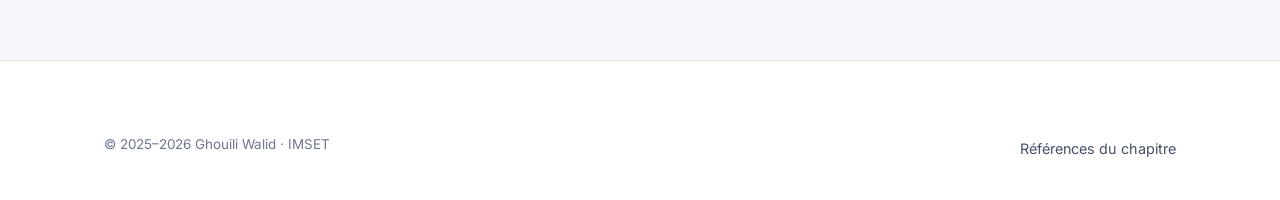
<file: chapitre-1.html>
<!DOCTYPE html>
<html lang="fr" data-lang="fr">
<head>
<meta charset="UTF-8">
<meta name="viewport" content="width=device-width, initial-scale=1.0">
<title>Chapitre I — Caractéristiques des composantes | Systèmes d'exploitation</title>
<meta name="description" content="Histoire de l'informatique, architecture du micro-ordinateur, hardware vs software, mémoires (ROM, DRAM, SDRAM, DDR) et périphériques.">
<link rel="preconnect" href="https://fonts.googleapis.com"><link rel="preconnect" href="https://fonts.gstatic.com" crossorigin>
<link href="https://fonts.googleapis.com/css2?family=Fraunces:opsz,wght@9..144,500;9..144,600&family=Inter:wght@400;500;600;700&family=JetBrains+Mono:wght@400;700&display=swap" rel="stylesheet">
<link rel="stylesheet" href="assets/style.css">
<link rel="icon" href="data:image/svg+xml,<svg xmlns='http://www.w3.org/2000/svg' viewBox='0 0 100 100'><rect width='100' height='100' rx='22' fill='%232d4a8a'/><text x='50' y='68' font-size='52' font-family='Georgia' fill='white' text-anchor='middle' font-weight='600'>SE</text></svg>">
</head>
<body>
<header class="topbar"><div class="wrap topbar-inner">
  <a href="index.html" class="brand-logo"><span class="brand-mark">SE</span><span>Systèmes d'exploitation<span class="brand-sub">Ghouili Walid · IMSET</span></span></a>
  <nav class="nav">
    <a href="index.html"><span class="fr">Accueil</span><span class="en">Home</span></a>
    <a href="chapitre-1.html" class="active">Chap. I</a>
    <a href="chapitre-2.html">Chap. II</a>
    <a href="chapitre-3.html">Chap. III</a>
    <a href="chapitre-4.html">Chap. IV</a>
    <a href="travaux-pratiques.html">TP</a><a href="exercices.html"><span class="fr">Exercices</span><span class="en">Exercises</span></a><a href="glossaire.html"><span class="fr">Glossaire</span><span class="en">Glossary</span></a>
    <a href="ressources.html"><span class="fr">Ressources</span><span class="en">Resources</span></a>
  </nav>
  <div class="lang-toggle"><button data-lang-btn="fr">FR</button><button data-lang-btn="en">EN</button></div>
  <button class="toolbtn" data-theme-toggle>☾</button>
  <button class="toolbtn menu-btn" data-menu>☰</button>
</div></header>

<div class="lesson-head"><div class="wrap">
  <span class="eyebrow"><span class="fr">Chapitre I</span><span class="en">Chapter I</span></span>
  <h1><span class="fr">Caractéristiques des composantes</span><span class="en">Characteristics of components</span></h1>
  <p class="lead" style="max-width:60ch"><span class="fr">De Babbage au micro-ordinateur moderne : histoire, architecture, hardware &amp; software, mémoires et périphériques.</span><span class="en">From Babbage to the modern microcomputer: history, architecture, hardware &amp; software, memory and peripherals.</span></p>
  <div class="hero-meta">
    <span class="chip">⏱ 3–4 h</span><span class="chip">📊 36 <span class="fr">diapos</span><span class="en">slides</span></span><span class="chip">🧪 <span class="fr">Atelier</span><span class="en">Lab</span></span>
  </div>
</div></div>

<div class="wrap"><div class="lesson-layout">
  <aside class="toc">
    <h4><span class="fr">Sur cette page</span><span class="en">On this page</span></h4>
    <a href="#intro"><span class="fr">Introduction</span><span class="en">Introduction</span></a>
    <a href="#objectifs"><span class="fr">Objectifs</span><span class="en">Objectives</span></a>
    <a href="#histoire"><span class="fr">1 · Histoire</span><span class="en">1 · History</span></a>
    <a href="#generations"><span class="fr">2 · Générations</span><span class="en">2 · Generations</span></a>
    <a href="#archi"><span class="fr">3 · Architecture</span><span class="en">3 · Architecture</span></a>
    <a href="#hardware"><span class="fr">4 · Hardware</span><span class="en">4 · Hardware</span></a>
    <a href="#memoires"><span class="fr">5 · Mémoires</span><span class="en">5 · Memory</span></a>
    <a href="#peripheriques"><span class="fr">6 · Périphériques</span><span class="en">6 · Peripherals</span></a>
    <a href="#atelier"><span class="fr">Atelier</span><span class="en">Lab</span></a>
    <a href="#quiz">Quiz</a>
    <a href="#exercices"><span class="fr">Exercices</span><span class="en">Exercises</span></a>
    <a href="#qcm">QCM /60</a>
  </aside>

  <article class="lesson-body">

    <div class="dl-card">
      <div class="dl-ic">📥</div>
      <div class="grow"><h4><span class="fr">Diaporama du chapitre I</span><span class="en">Chapter I slide deck</span></h4><p><span class="fr">Présentation complète (.pptx) — 36 diapositives.</span><span class="en">Full presentation (.pptx) — 36 slides.</span></p></div>
      <a class="btn btn-primary" href="slides/ICML_Chapitre_1_Caracteristiques_Composantes.pptx" download><span class="fr">Télécharger</span><span class="en">Download</span></a>
    </div>

    <h2 id="intro"><span class="fr">Introduction au module</span><span class="en">Introduction to the module</span></h2>
    <p><span class="fr">Tout technicien informatique — développeur, administrateur, support ou usager averti — doit savoir <strong>identifier</strong> les composants d'un ordinateur, <strong>installer</strong> et configurer un système d'exploitation, <strong>raccorder</strong> des périphériques, <strong>installer</strong> des logiciels en respectant la documentation, et <strong>diagnostiquer</strong> les pannes courantes.</span>
    <span class="en">Every IT technician — developer, administrator, support engineer or power user — must be able to <strong>identify</strong> a computer's components, <strong>install</strong> and configure an operating system, <strong>connect</strong> peripherals, <strong>install</strong> software in line with its documentation, and <strong>diagnose</strong> common faults.</span></p>
    <div class="callout callout-key"><span class="fr"><b>Ce module est pratique par essence.</b> Vous apprendrez à lire une documentation technique, vérifier la configuration minimale et prévoir les étapes d'installation avant d'agir — à travers 4 ateliers répartis sur les 4 chapitres.</span><span class="en"><b>This module is practical by design.</b> You will learn to read technical documentation, verify minimum requirements and plan installation steps before acting — across 4 labs spread over the 4 chapters.</span></div>

    <h2 id="objectifs"><span class="fr">Objectifs pédagogiques</span><span class="en">Learning objectives</span></h2>
    <p><span class="fr">À la fin de ce chapitre, vous serez capable de :</span><span class="en">By the end of this chapter, you will be able to:</span></p>
    <div class="feat-grid grid-2" style="grid-template-columns:1fr 1fr">
      <div class="feat"><h4><span class="fr">Retracer l'histoire</span><span class="en">Retrace history</span></h4><p><span class="fr">de l'informatique en 5 générations.</span><span class="en">of computing across 5 generations.</span></p></div>
      <div class="feat"><h4><span class="fr">Distinguer hardware / software</span><span class="en">Distinguish hardware / software</span></h4><p><span class="fr">matériel et logiciel.</span><span class="en">the physical and the coded.</span></p></div>
      <div class="feat"><h4><span class="fr">Décrire l'architecture</span><span class="en">Describe the architecture</span></h4><p><span class="fr">d'un micro-ordinateur moderne.</span><span class="en">of a modern microcomputer.</span></p></div>
      <div class="feat"><h4><span class="fr">Identifier les composants</span><span class="en">Identify components</span></h4><p><span class="fr">CPU, RAM, ROM, carte mère, disques.</span><span class="en">CPU, RAM, ROM, motherboard, drives.</span></p></div>
      <div class="feat"><h4><span class="fr">Comparer les mémoires</span><span class="en">Compare memory</span></h4><p><span class="fr">DRAM, SDRAM, DDR — débits et générations.</span><span class="en">DRAM, SDRAM, DDR — throughput and generations.</span></p></div>
      <div class="feat"><h4><span class="fr">Classifier les périphériques</span><span class="en">Classify peripherals</span></h4><p><span class="fr">internes / externes / E/S.</span><span class="en">internal / external / I/O.</span></p></div>
    </div>

    <h2 id="histoire"><span class="fr">1 · Histoire de l'informatique</span><span class="en">1 · History of computing</span></h2>
    <p><span class="fr">Avant l'électronique, des machines mécaniques ont ouvert la voie — de la Pascaline à la machine analytique de Babbage.</span><span class="en">Before electronics, mechanical machines paved the way — from the Pascaline to Babbage's analytical engine.</span></p>
    <div class="timeline">
      <div class="tl-item"><span class="yr">1642</span><h4><span class="fr">La Pascaline</span><span class="en">The Pascaline</span></h4><p><span class="fr">Blaise Pascal (19 ans) invente la première machine à calculer mécanique : additions et soustractions par roues dentées.</span><span class="en">Blaise Pascal (aged 19) builds the first mechanical calculator: addition and subtraction via toothed wheels.</span></p></div>
      <div class="tl-item"><span class="yr">1673</span><h4><span class="fr">Machine de Leibniz</span><span class="en">Leibniz's machine</span></h4><p><span class="fr">Ajoute multiplication et division, et théorise le système binaire.</span><span class="en">Adds multiplication and division, and theorises the binary system.</span></p></div>
      <div class="tl-item"><span class="yr">1801</span><h4><span class="fr">Métier Jacquard</span><span class="en">Jacquard loom</span></h4><p><span class="fr">Des cartes perforées programment le tissage : première forme de programmation.</span><span class="en">Punched cards program weaving: the first form of programming.</span></p></div>
      <div class="tl-item"><span class="yr">1837</span><h4><span class="fr">Machine analytique de Babbage</span><span class="en">Babbage's analytical engine</span></h4><p><span class="fr">Première machine programmable universelle, conceptuellement révolutionnaire.</span><span class="en">The first universal programmable machine — conceptually revolutionary.</span></p></div>
      <div class="tl-item"><span class="yr">1843</span><h4><span class="fr">Ada Lovelace</span><span class="en">Ada Lovelace</span></h4><p><span class="fr">Première programmeuse : algorithme des nombres de Bernoulli.</span><span class="en">The first programmer: an algorithm for the Bernoulli numbers.</span></p></div>
      <div class="tl-item"><span class="yr">1890</span><h4><span class="fr">Tabulatrice Hollerith</span><span class="en">Hollerith tabulator</span></h4><p><span class="fr">Mécanise le recensement américain ; fonde IBM en 1924.</span><span class="en">Mechanises the US census; founds IBM in 1924.</span></p></div>
    </div>

    <h2 id="generations"><span class="fr">2 · Les 5 générations d'ordinateurs</span><span class="en">2 · The 5 generations of computers</span></h2>
    <div class="tbl-wrap"><table class="data">
      <thead><tr><th><span class="fr">Gén.</span><span class="en">Gen.</span></th><th><span class="fr">Période</span><span class="en">Period</span></th><th><span class="fr">Technologie</span><span class="en">Technology</span></th><th><span class="fr">Exemples &amp; traits</span><span class="en">Examples &amp; traits</span></th></tr></thead>
      <tbody>
        <tr><td>1<sup>re</sup></td><td>1940–1956</td><td><span class="fr">Tubes à vide</span><span class="en">Vacuum tubes</span></td><td>ENIAC (1945), UNIVAC. <span class="fr">Énormes (30 t), peu fiables, programmation par câblage.</span><span class="en">Huge (30 t), unreliable, programmed by wiring.</span></td></tr>
        <tr><td>2<sup>e</sup></td><td>1956–1963</td><td>Transistors</td><td>IBM 1401. <span class="fr">Plus petits, fiables ; langages FORTRAN, COBOL.</span><span class="en">Smaller, reliable; FORTRAN, COBOL languages.</span></td></tr>
        <tr><td>3<sup>e</sup></td><td>1964–1971</td><td><span class="fr">Circuits intégrés</span><span class="en">Integrated circuits</span></td><td>IBM System/360. <span class="fr">SE multi-tâches, time-sharing.</span><span class="en">Multitasking OS, time-sharing.</span></td></tr>
        <tr><td>4<sup>e</sup></td><td>1971–<span class="fr">auj.</span><span class="en">now</span></td><td><span class="fr">Microprocesseurs (VLSI)</span><span class="en">Microprocessors (VLSI)</span></td><td>Intel 4004 (1971), Apple II, IBM PC, <span class="fr">smartphones.</span><span class="en">smartphones.</span></td></tr>
        <tr><td>5<sup>e</sup></td><td><span class="fr">auj.–futur</span><span class="en">now–future</span></td><td>IA, <span class="fr">quantique, neuromorphique</span><span class="en">quantum, neuromorphic</span></td><td><span class="fr">Apprentissage profond, IBM Q, Google, TrueNorth.</span><span class="en">Deep learning, IBM Q, Google, TrueNorth.</span></td></tr>
      </tbody>
    </table></div>

    <h2 id="archi"><span class="fr">3 · Hardware vs Software</span><span class="en">3 · Hardware vs Software</span></h2>
    <p><span class="fr">Un ordinateur repose sur deux piliers indissociables.</span><span class="en">A computer rests on two inseparable pillars.</span></p>
    <div class="feat-grid grid-2" style="grid-template-columns:1fr 1fr">
      <div class="feat"><h4>🔩 Hardware — <span class="fr">le matériel</span><span class="en">the physical</span></h4><p><span class="fr">Tout ce qu'on peut toucher : carte mère, CPU, RAM, ROM, disques (SSD/HDD), GPU, cartes réseau/son, alimentation, boîtier, périphériques. Sans hardware → pas d'ordinateur.</span><span class="en">Everything you can touch: motherboard, CPU, RAM, ROM, drives (SSD/HDD), GPU, network/sound cards, PSU, case, peripherals. No hardware → no computer.</span></p></div>
      <div class="feat"><h4>💾 Software — <span class="fr">le logiciel</span><span class="en">the coded</span></h4><p><span class="fr">Tout ce qu'on ne peut pas toucher — code et données : système d'exploitation (Windows, Linux, macOS), pilotes (drivers), applications. Sans software → un tas de circuits inertes.</span><span class="en">Everything you cannot touch — code and data: operating system (Windows, Linux, macOS), drivers, applications. No software → a pile of inert circuits.</span></p></div>
    </div>

    <h2 id="hardware"><span class="fr">4 · La partie Hardware en détail</span><span class="en">4 · Hardware in detail</span></h2>
    <h3><span class="fr">La carte mère — colonne vertébrale</span><span class="en">The motherboard — the backbone</span></h3>
    <p><span class="fr">La carte mère <strong>interconnecte</strong> tous les composants, distribue le courant et coordonne la communication via le chipset. Elle ne calcule pas — elle relie.</span><span class="en">The motherboard <strong>interconnects</strong> every component, distributes power and coordinates communication through the chipset. It does not compute — it links.</span></p>
    <div class="tbl-wrap"><table class="data">
      <thead><tr><th>Format</th><th><span class="fr">Taille (mm)</span><span class="en">Size (mm)</span></th><th><span class="fr">Usage</span><span class="en">Use</span></th></tr></thead>
      <tbody>
        <tr><td>E-ATX</td><td>305×330</td><td><span class="fr">Stations HEDT</span><span class="en">HEDT workstations</span></td></tr>
        <tr><td>ATX</td><td>305×244</td><td><span class="fr">PC standard</span><span class="en">Standard PC</span></td></tr>
        <tr><td>Micro-ATX</td><td>244×244</td><td><span class="fr">PC compact</span><span class="en">Compact PC</span></td></tr>
        <tr><td>Mini-ITX</td><td>170×170</td><td>Mini-PC</td></tr>
      </tbody>
    </table></div>
    <p><span class="fr"><strong>Éléments visibles :</strong> socket CPU (LGA 1700, AM5), slots DIMM (RAM), chipset, slots PCIe (GPU), ports SATA, slots M.2 (SSD NVMe), ports E/S, pile CMOS (CR2032), pin headers.</span><span class="en"><strong>Visible elements:</strong> CPU socket (LGA 1700, AM5), DIMM slots (RAM), chipset, PCIe slots (GPU), SATA ports, M.2 slots (NVMe SSD), I/O ports, CMOS battery (CR2032), pin headers.</span></p>

    <h3><span class="fr">Le processeur (CPU) — le cerveau</span><span class="en">The processor (CPU) — the brain</span></h3>
    <p><span class="fr">Un CPU contient l'<strong>UC</strong> (unité de contrôle), l'<strong>UAL/ALU</strong> (calculs), des <strong>registres</strong> et des <strong>caches L1/L2/L3</strong>. Il répète le cycle <strong>Fetch → Decode → Execute</strong> des milliards de fois par seconde.</span><span class="en">A CPU contains the <strong>control unit</strong>, the <strong>ALU</strong> (arithmetic/logic), <strong>registers</strong> and <strong>L1/L2/L3 caches</strong>. It repeats the <strong>Fetch → Decode → Execute</strong> cycle billions of times per second.</span></p>
    <div class="callout callout-note"><span class="fr"><b>Caractéristiques clés :</b> fréquence (GHz), nombre de cœurs, taille du cache. Constructeurs : Intel, AMD (PC) ; ARM, Apple (mobile, Mac).</span><span class="en"><b>Key specs:</b> clock speed (GHz), core count, cache size. Makers: Intel, AMD (PC); ARM, Apple (mobile, Mac).</span></div>

    <h2 id="memoires"><span class="fr">5 · Les mémoires : morte &amp; vive</span><span class="en">5 · Memory: ROM &amp; RAM</span></h2>
    <div class="feat-grid grid-2" style="grid-template-columns:1fr 1fr">
      <div class="feat"><h4>ROM — Read Only Memory</h4><p><span class="fr"><strong>Mémoire morte / firmware.</strong> Non volatile, en lecture seule, très petite. Types : ROM, PROM, EPROM, EEPROM, Flash. Usage : BIOS/UEFI, firmware des périphériques.</span><span class="en"><strong>Read-only memory / firmware.</strong> Non-volatile, read-only, very small. Types: ROM, PROM, EPROM, EEPROM, Flash. Use: BIOS/UEFI, peripheral firmware.</span></p></div>
      <div class="feat"><h4>RAM — Random Access Memory</h4><p><span class="fr"><strong>Mémoire vive / mémoire de travail.</strong> Volatile (disparaît à l'extinction !), lecture/écriture, grande (4–128 Go), rapide. Contient le noyau, les programmes ouverts et les données.</span><span class="en"><strong>Working memory.</strong> Volatile (lost at power-off!), read/write, large (4–128 GB), fast. Holds the kernel, open programs and live data.</span></p></div>
    </div>
    <div class="callout callout-warn"><span class="fr"><b>RAM ≠ Stockage.</b> La RAM disparaît à l'extinction ; le disque conserve. C'est pourquoi on <b>sauvegarde</b> sur disque.</span><span class="en"><b>RAM ≠ Storage.</b> RAM is lost at shutdown; the disk persists. That is why we <b>save</b> to disk.</span></div>

    <h3><span class="fr">Les générations DDR</span><span class="en">DDR generations</span></h3>
    <div class="tbl-wrap"><table class="data">
      <thead><tr><th>Gén.</th><th><span class="fr">Année</span><span class="en">Year</span></th><th><span class="fr">Fréq. eff.</span><span class="en">Eff. freq.</span></th><th><span class="fr">Débit max</span><span class="en">Max rate</span></th><th>V</th></tr></thead>
      <tbody>
        <tr><td>DDR</td><td>2000</td><td>200–400 MT/s</td><td>3.2 <span class="fr">Go/s</span><span class="en">GB/s</span></td><td>2.5</td></tr>
        <tr><td>DDR2</td><td>2003</td><td>400–1066 MT/s</td><td>8.5 <span class="fr">Go/s</span><span class="en">GB/s</span></td><td>1.8</td></tr>
        <tr><td>DDR3</td><td>2007</td><td>800–2133 MT/s</td><td>17 <span class="fr">Go/s</span><span class="en">GB/s</span></td><td>1.5</td></tr>
        <tr><td>DDR4</td><td>2014</td><td>2133–3200 MT/s</td><td>25.6 <span class="fr">Go/s</span><span class="en">GB/s</span></td><td>1.2</td></tr>
        <tr><td>DDR5</td><td>2020</td><td>4800–8400 MT/s</td><td>67.2 <span class="fr">Go/s</span><span class="en">GB/s</span></td><td>1.1</td></tr>
      </tbody>
    </table></div>
    <div class="callout callout-warn"><span class="fr"><b>⚠ Compatibilité absolue.</b> Les générations DDR ne sont pas compatibles : encoches, tensions et contrôleurs diffèrent. Une barrette DDR4 n'entre pas dans un slot DDR5. Vérifier la carte mère <b>et</b> le CPU avant achat.</span><span class="en"><b>⚠ Strict compatibility.</b> DDR generations are not interchangeable: notch, voltage and controllers differ. A DDR4 stick will not fit a DDR5 slot. Check both the motherboard <b>and</b> the CPU before buying.</span></div>

    <h2 id="peripheriques"><span class="fr">6 · Classification des périphériques</span><span class="en">6 · Classifying peripherals</span></h2>
    <p><span class="fr">Un périphérique est tout matériel raccordé à l'ordinateur. Trois classifications principales :</span><span class="en">A peripheral is any hardware connected to the computer. Three main classifications:</span></p>
    <div class="feat-grid grid-3" style="grid-template-columns:repeat(3,1fr)">
      <div class="feat"><h4><span class="fr">Par direction</span><span class="en">By direction</span></h4><p><span class="fr"><b>Entrée :</b> clavier, souris, scanner, webcam. <b>Sortie :</b> écran, imprimante, haut-parleurs. <b>E/S :</b> écran tactile, disque, clé USB.</span><span class="en"><b>Input:</b> keyboard, mouse, scanner, webcam. <b>Output:</b> screen, printer, speakers. <b>I/O:</b> touchscreen, disk, USB stick.</span></p></div>
      <div class="feat"><h4><span class="fr">Par localisation</span><span class="en">By location</span></h4><p><span class="fr"><b>Internes :</b> RAM, SSD, GPU. <b>Externes :</b> clavier USB, imprimante. <b>Embarqués :</b> écran/webcam de laptop.</span><span class="en"><b>Internal:</b> RAM, SSD, GPU. <b>External:</b> USB keyboard, printer. <b>Built-in:</b> laptop screen/webcam.</span></p></div>
      <div class="feat"><h4><span class="fr">Par interface</span><span class="en">By interface</span></h4><p><span class="fr"><b>Filaire :</b> USB, HDMI, Ethernet, SATA. <b>Sans fil :</b> Wi-Fi, Bluetooth.</span><span class="en"><b>Wired:</b> USB, HDMI, Ethernet, SATA. <b>Wireless:</b> Wi-Fi, Bluetooth.</span></p></div>
    </div>

    <h2 id="atelier"><span class="fr">Atelier introductif</span><span class="en">Introductory lab</span></h2>
    <div class="callout callout-key"><span class="fr"><b>Identification visuelle des composants.</b> Avant tout démontage : sécurité absolue — déconnexion de l'alimentation et protection antistatique (bracelet). Puis identifier visuellement carte mère, CPU, barrettes RAM, disques et cartes d'extension.</span><span class="en"><b>Visual identification of components.</b> Before any disassembly: absolute safety — disconnect power and use anti-static protection (wrist strap). Then visually identify the motherboard, CPU, RAM sticks, drives and expansion cards.</span></div>

    <h2 id="quiz"><span class="fr">Quiz d'évaluation</span><span class="en">Assessment quiz</span></h2>
    <p><span class="fr">Cliquez sur une question pour révéler la réponse.</span><span class="en">Click a question to reveal the answer.</span></p>
    <details class="quiz"><summary><span class="fr">Qui a conçu la première machine programmable (1837) ?</span><span class="en">Who designed the first programmable machine (1837)?</span></summary><div class="ans"><p class="opts">a) Pascal &nbsp; b) Babbage &nbsp; c) Turing</p><p class="correct">✓ b — Charles Babbage.</p></div></details>
    <details class="quiz"><summary><span class="fr">La 4ᵉ génération d'ordinateurs utilise :</span><span class="en">The 4th computer generation uses:</span></summary><div class="ans"><p class="opts">a) <span class="fr">Tubes à vide</span><span class="en">Vacuum tubes</span> &nbsp; b) <span class="fr">Circuits intégrés</span><span class="en">Integrated circuits</span> &nbsp; c) <span class="fr">Microprocesseurs VLSI</span><span class="en">VLSI microprocessors</span></p><p class="correct">✓ c — <span class="fr">depuis l'Intel 4004 en 1971.</span><span class="en">since the Intel 4004 in 1971.</span></p></div></details>
    <details class="quiz"><summary><span class="fr">La mémoire ROM est :</span><span class="en">ROM memory is:</span></summary><div class="ans"><p class="opts">a) <span class="fr">Volatile</span><span class="en">Volatile</span> &nbsp; b) <span class="fr">Non volatile</span><span class="en">Non-volatile</span> &nbsp; c) <span class="fr">Très lente</span><span class="en">Very slow</span></p><p class="correct">✓ b — <span class="fr">conserve son contenu hors tension.</span><span class="en">keeps its content without power.</span></p></div></details>
    <details class="quiz"><summary>DDR <span class="fr">signifie</span><span class="en">stands for</span> :</summary><div class="ans"><p class="opts">a) Direct Data Rate &nbsp; b) Double Data Rate &nbsp; c) Dynamic Data RAM</p><p class="correct">✓ b — Double Data Rate (2 <span class="fr">transferts par cycle</span><span class="en">transfers per cycle</span>).</p></div></details>
    <details class="quiz"><summary><span class="fr">Avant d'ouvrir un PC, on doit :</span><span class="en">Before opening a PC, you must:</span></summary><div class="ans"><p class="opts">a) <span class="fr">Allumer le PC</span><span class="en">Power it on</span> &nbsp; b) <span class="fr">Débrancher l'alimentation</span><span class="en">Unplug the power</span> &nbsp; c) <span class="fr">Ne rien faire</span><span class="en">Nothing</span></p><p class="correct">✓ b — <span class="fr">sécurité absolue.</span><span class="en">absolute safety.</span></p></div></details>

    <h2 id="exercices"><span class="fr">Exercices d'application</span><span class="en">Practical exercises</span></h2>
    <ol>
      <li><span class="fr"><strong>Frise chronologique.</strong> Reproduire la frise des 5 générations ; pour chacune, citer une machine emblématique et la technologie de base.</span><span class="en"><strong>Timeline.</strong> Reproduce the timeline of the 5 generations; for each, name an iconic machine and the core technology.</span></li>
      <li><span class="fr"><strong>Inventaire de votre PC.</strong> Identifier (sans démonter) : modèle CPU, fréquence, cœurs, quantité et type de RAM, taille du disque, GPU. Outils : Paramètres → Système, ou <code>wmic</code>.</span><span class="en"><strong>Audit your PC.</strong> Identify (without disassembly): CPU model, clock, cores, RAM amount/type, disk size, GPU. Tools: Settings → System, or <code>wmic</code>.</span></li>
      <li><span class="fr"><strong>Comparaison périphériques.</strong> Tableau : clavier filaire USB vs Bluetooth (avantages, latence, consommation, prix).</span><span class="en"><strong>Peripheral comparison.</strong> Table: wired USB vs Bluetooth keyboard (pros, latency, power, price).</span></li>
      <li><span class="fr"><strong>Choix d'achat.</strong> Configurer un PC bureautique à 600 € : CPU, RAM, SSD, carte mère, écran, clavier-souris. Justifier chaque choix.</span><span class="en"><strong>Purchase decision.</strong> Spec an office PC for €600: CPU, RAM, SSD, motherboard, screen, keyboard-mouse. Justify each choice.</span></li>
    </ol>

    <h2 id="qcm"><span class="fr">QCM noté — score sur 60</span><span class="en">Graded QCM — score out of 60</span></h2>
    <div class="qcm-intro"><span class="fr">30 questions · 2 points chacune · <b>total /60</b>. Choisissez une réponse par question, puis cliquez sur <b>Valider</b> pour obtenir votre score et la correction détaillée.</span><span class="en">30 questions · 2 points each · <b>total /60</b>. Pick one answer per question, then click <b>Check</b> for your score and the full correction.</span></div>
    <div id="qcm-app"></div>
    <script>
    window.QCM = [
    {a:1, fr:{q:"Qui a conçu la première machine programmable universelle (1837) ?", o:["Blaise Pascal","Charles Babbage","Alan Turing"], x:"Charles Babbage a conçu la machine analytique."}, en:{q:"Who designed the first universal programmable machine (1837)?", o:["Blaise Pascal","Charles Babbage","Alan Turing"], x:"Charles Babbage designed the analytical engine."}},
    {a:0, fr:{q:"Qui est la première programmeuse de l'histoire ?", o:["Ada Lovelace","Grace Hopper","Marie Curie"], x:"Ada Lovelace a écrit le premier algorithme pour la machine de Babbage."}, en:{q:"Who is the first programmer in history?", o:["Ada Lovelace","Grace Hopper","Marie Curie"], x:"Ada Lovelace wrote the first algorithm for Babbage's machine."}},
    {a:0, fr:{q:"La Pascaline (1642) a été inventée par :", o:["Blaise Pascal","Leibniz","Jacquard"], x:"Pascal a créé la première machine à calculer mécanique."}, en:{q:"The Pascaline (1642) was invented by:", o:["Blaise Pascal","Leibniz","Jacquard"], x:"Pascal built the first mechanical calculator."}},
    {a:1, fr:{q:"Qui a utilisé des cartes perforées pour programmer le tissage (1801) ?", o:["Babbage","Jacquard","Hollerith"], x:"Le métier Jacquard : première forme de programmation."}, en:{q:"Who used punched cards to program weaving (1801)?", o:["Babbage","Jacquard","Hollerith"], x:"The Jacquard loom: the first form of programming."}},
    {a:0, fr:{q:"Quelle technologie caractérise la 1re génération d'ordinateurs ?", o:["Les tubes à vide","Les transistors","Les circuits intégrés"], x:"1re génération (1940-1956) : tubes à vide (ENIAC, UNIVAC)."}, en:{q:"Which technology defines the 1st generation?", o:["Vacuum tubes","Transistors","Integrated circuits"], x:"1st generation (1940-1956): vacuum tubes (ENIAC, UNIVAC)."}},
    {a:1, fr:{q:"Le transistor caractérise la :", o:["1re génération","2e génération","4e génération"], x:"La 2e génération (1956-1963) introduit les transistors."}, en:{q:"The transistor defines the:", o:["1st generation","2nd generation","4th generation"], x:"The 2nd generation (1956-1963) introduced transistors."}},
    {a:2, fr:{q:"La 4e génération d'ordinateurs utilise :", o:["Des tubes à vide","Des circuits intégrés simples","Des microprocesseurs VLSI"], x:"Depuis l'Intel 4004 (1971)."}, en:{q:"The 4th generation uses:", o:["Vacuum tubes","Simple integrated circuits","VLSI microprocessors"], x:"Since the Intel 4004 (1971)."}},
    {a:2, fr:{q:"L'Intel 4004 (1971) est un :", o:["Tube à vide","Transistor isolé","Microprocesseur"], x:"Premier microprocesseur du commerce."}, en:{q:"The Intel 4004 (1971) is a:", o:["Vacuum tube","Single transistor","Microprocessor"], x:"The first commercial microprocessor."}},
    {a:1, fr:{q:"Le terme « hardware » désigne :", o:["Le logiciel","Le matériel","Les données"], x:"Tout ce qu'on peut toucher physiquement."}, en:{q:"The term hardware refers to:", o:["Software","The physical machine","Data"], x:"Everything you can physically touch."}},
    {a:1, fr:{q:"Le système d'exploitation fait partie du :", o:["Hardware","Software","Boîtier"], x:"Le SE est un logiciel (software)."}, en:{q:"The operating system is part of the:", o:["Hardware","Software","Case"], x:"The OS is software."}},
    {a:1, fr:{q:"Quel est le rôle de la carte mère ?", o:["Calculer","Interconnecter tous les composants","Stocker les fichiers"], x:"Elle relie et coordonne les composants via le chipset."}, en:{q:"What is the motherboard's role?", o:["Computing","Interconnecting all components","Storing files"], x:"It links and coordinates components via the chipset."}},
    {a:1, fr:{q:"Le socket d'une carte mère sert à :", o:["Fixer la RAM","Accueillir le CPU","Brancher l'écran"], x:"Le socket reçoit le processeur."}, en:{q:"A motherboard socket is used to:", o:["Hold the RAM","Seat the CPU","Plug in the screen"], x:"The socket holds the processor."}},
    {a:2, fr:{q:"Les barrettes de RAM se placent dans les slots :", o:["PCIe","SATA","DIMM"], x:"Les slots DIMM accueillent la mémoire vive."}, en:{q:"RAM sticks go into which slots?", o:["PCIe","SATA","DIMM"], x:"DIMM slots hold the RAM."}},
    {a:1, fr:{q:"Un SSD NVMe se connecte via le slot :", o:["DIMM","M.2","AGP"], x:"Le slot M.2 utilise le bus PCIe."}, en:{q:"An NVMe SSD connects via the slot:", o:["DIMM","M.2","AGP"], x:"The M.2 slot uses the PCIe bus."}},
    {a:0, fr:{q:"Le BIOS/UEFI est stocké dans :", o:["La ROM","La RAM","Le disque dur"], x:"Le firmware réside en mémoire morte (ROM)."}, en:{q:"The BIOS/UEFI is stored in:", o:["ROM","RAM","The hard disk"], x:"Firmware lives in read-only memory (ROM)."}},
    {a:1, fr:{q:"Le cycle d'exécution du CPU est :", o:["Read-Write-Copy","Fetch-Decode-Execute","Open-Run-Close"], x:"Chercher, décoder, exécuter l'instruction."}, en:{q:"The CPU execution cycle is:", o:["Read-Write-Copy","Fetch-Decode-Execute","Open-Run-Close"], x:"Fetch, decode, execute the instruction."}},
    {a:1, fr:{q:"L'unité de contrôle (UC) du CPU :", o:["Calcule les opérations","Coordonne le fonctionnement","Stocke les données"], x:"L'UAL calcule, l'UC coordonne."}, en:{q:"The CPU control unit (CU):", o:["Performs calculations","Coordinates operation","Stores data"], x:"The ALU computes, the CU coordinates."}},
    {a:1, fr:{q:"Le rôle de l'UAL (ALU) est de :", o:["Stocker","Effectuer les calculs","Afficher"], x:"Unité Arithmétique et Logique."}, en:{q:"The ALU's role is to:", o:["Store","Perform calculations","Display"], x:"Arithmetic Logic Unit."}},
    {a:1, fr:{q:"La mémoire ROM est :", o:["Volatile","Non volatile","Effacée au démarrage"], x:"La ROM conserve son contenu hors tension."}, en:{q:"ROM memory is:", o:["Volatile","Non-volatile","Erased at boot"], x:"ROM keeps its content without power."}},
    {a:1, fr:{q:"Que devient le contenu de la RAM à l'extinction ?", o:["Il est conservé","Il disparaît","Il passe en ROM"], x:"La RAM est volatile."}, en:{q:"What happens to RAM content at power-off?", o:["It is kept","It is lost","It moves to ROM"], x:"RAM is volatile."}},
    {a:1, fr:{q:"Quelle mémoire est utilisée pour les caches du CPU ?", o:["DRAM","SRAM","Flash"], x:"La SRAM est rapide et sans rafraîchissement."}, en:{q:"Which memory is used for CPU caches?", o:["DRAM","SRAM","Flash"], x:"SRAM is fast and needs no refresh."}},
    {a:1, fr:{q:"Que signifie DDR ?", o:["Direct Data Rate","Double Data Rate","Dynamic Data RAM"], x:"Double Data Rate : 2 transferts par cycle."}, en:{q:"What does DDR stand for?", o:["Direct Data Rate","Double Data Rate","Dynamic Data RAM"], x:"Double Data Rate: 2 transfers per cycle."}},
    {a:2, fr:{q:"La DDR5 atteint un débit d'environ :", o:["3,2 Go/s","25 Go/s","67 Go/s"], x:"DDR5 (2020) : jusqu'à ~67 Go/s."}, en:{q:"DDR5 reaches a throughput of about:", o:["3.2 GB/s","25 GB/s","67 GB/s"], x:"DDR5 (2020): up to ~67 GB/s."}},
    {a:1, fr:{q:"Les générations DDR sont :", o:["Interchangeables","Non compatibles entre elles","Toutes identiques"], x:"Encoches, tensions et contrôleurs diffèrent."}, en:{q:"DDR generations are:", o:["Interchangeable","Not cross-compatible","All identical"], x:"Notch, voltage and controllers differ."}},
    {a:1, fr:{q:"Une imprimante est un périphérique :", o:["D'entrée","De sortie","De stockage"], x:"Elle produit un document : sortie."}, en:{q:"A printer is a peripheral of type:", o:["Input","Output","Storage"], x:"It produces a document: output."}},
    {a:0, fr:{q:"Un clavier est un périphérique :", o:["D'entrée","De sortie","De stockage"], x:"Il capture l'information : entrée."}, en:{q:"A keyboard is a peripheral of type:", o:["Input","Output","Storage"], x:"It captures information: input."}},
    {a:2, fr:{q:"Un disque dur externe est un périphérique :", o:["D'entrée seule","De sortie seule","D'entrée-sortie (E/S)"], x:"Il lit et écrit : E/S."}, en:{q:"An external hard drive is a peripheral of type:", o:["Input only","Output only","Input/Output (I/O)"], x:"It reads and writes: I/O."}},
    {a:1, fr:{q:"La pile CMOS (CR2032) sert à :", o:["Alimenter le CPU","Conserver l'heure et les réglages BIOS","Refroidir le boîtier"], x:"Elle alimente l'horloge RTC et les réglages."}, en:{q:"The CMOS battery (CR2032) is used to:", o:["Power the CPU","Keep the time and BIOS settings","Cool the case"], x:"It powers the RTC clock and settings."}},
    {a:1, fr:{q:"Quelle protection avant de manipuler des composants ?", o:["Des gants chauds","Un bracelet antistatique","Des lunettes de soleil"], x:"L'électricité statique peut détruire les composants."}, en:{q:"What protection before handling components?", o:["Warm gloves","An anti-static wrist strap","Sunglasses"], x:"Static electricity can destroy components."}},
    {a:1, fr:{q:"Avant d'ouvrir un boîtier PC, il faut d'abord :", o:["Allumer le PC","Débrancher l'alimentation","Lancer un antivirus"], x:"Sécurité absolue : couper le courant."}, en:{q:"Before opening a PC case, you must first:", o:["Power on the PC","Unplug the power supply","Run an antivirus"], x:"Absolute safety: cut the power."}}
    ];
    </script>

    <div class="pager">
      <a href="index.html"><span><span class="fr">Retour</span><span class="en">Back</span></span><b><span class="fr">Accueil</span><span class="en">Home</span></b></a>
      <a class="next" href="chapitre-2.html"><span><span class="fr">Chapitre suivant</span><span class="en">Next chapter</span></span><b><span class="fr">II · Configuration du SE</span><span class="en">II · OS configuration</span></b></a>
    </div>
  </article>
</div></div>

<footer><div class="wrap"><div class="foot-bottom" style="border:0">
  <span>© 2025–2026 Ghouili Walid · IMSET</span>
  <span><a href="ressources.html"><span class="fr">Références du chapitre</span><span class="en">Chapter references</span></a></span>
</div></div></footer>

<script src="assets/script.js"></script>
</body>
</html>
</file>
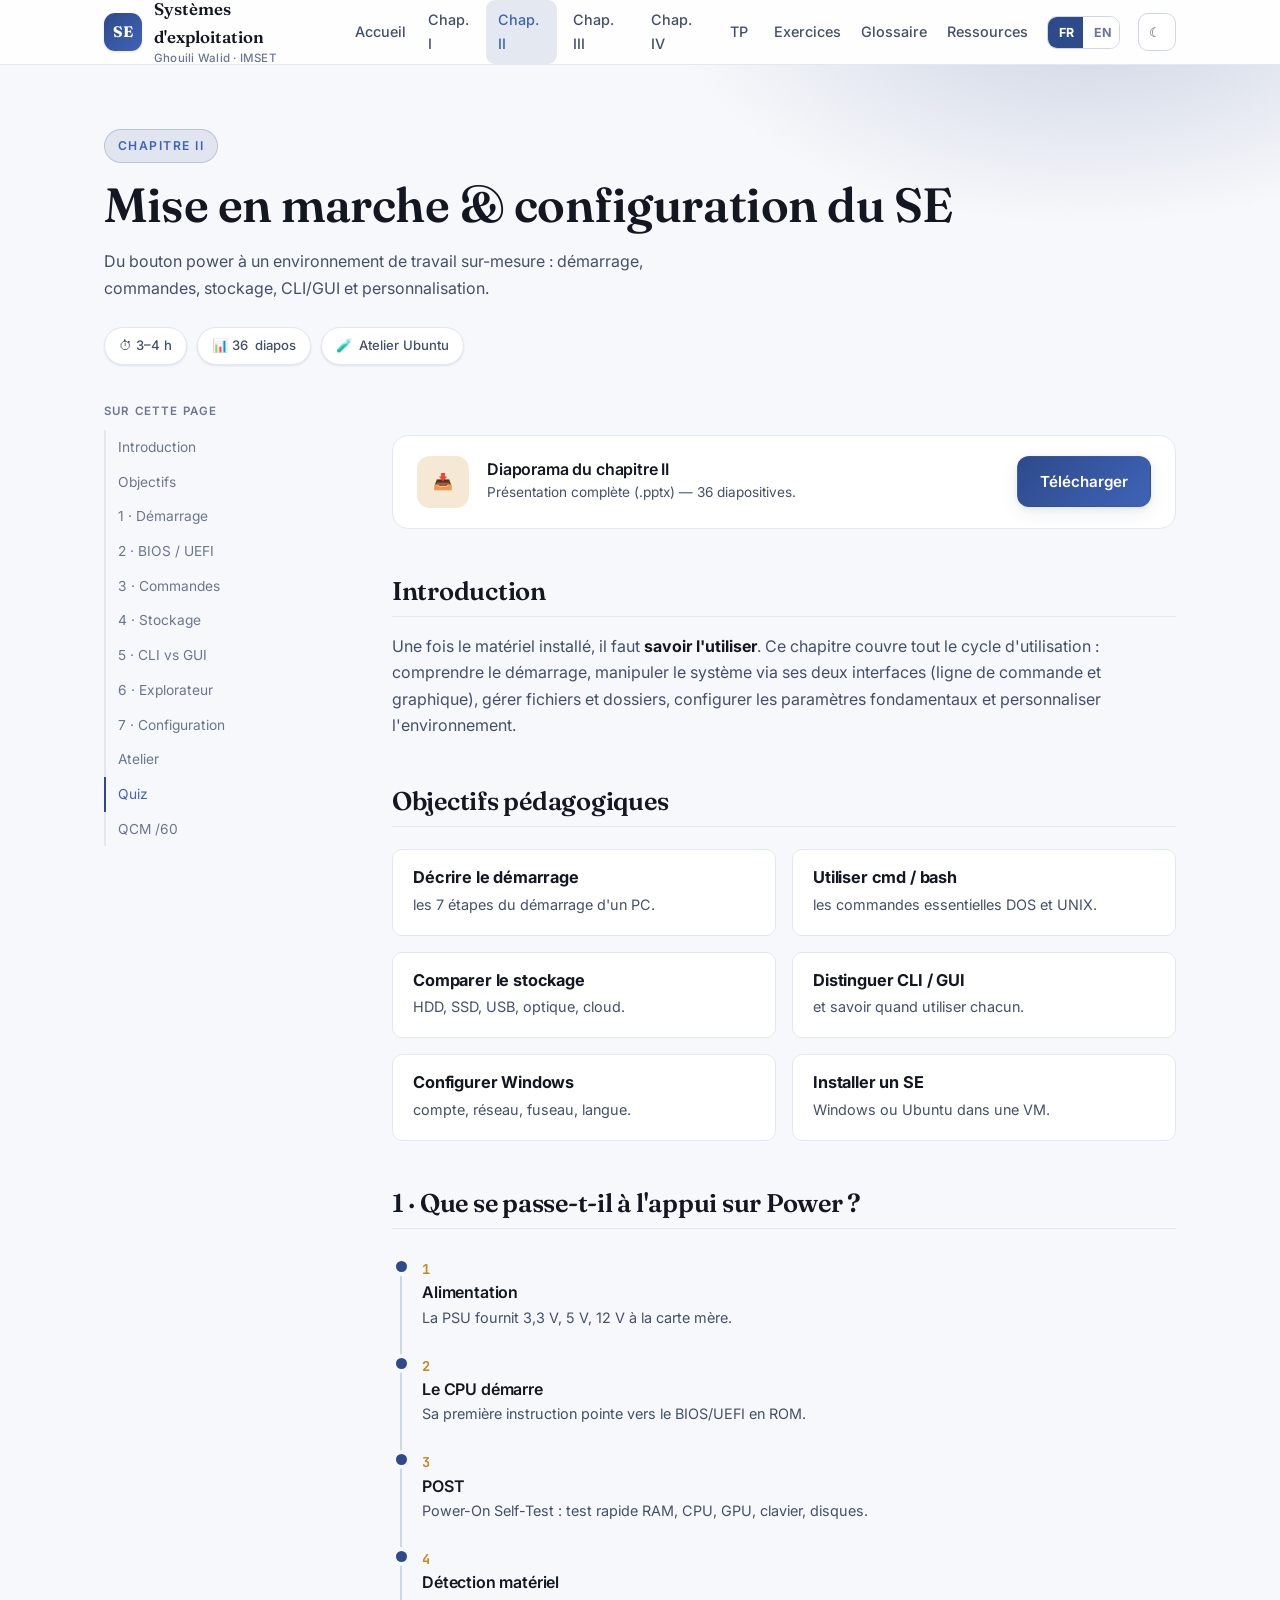
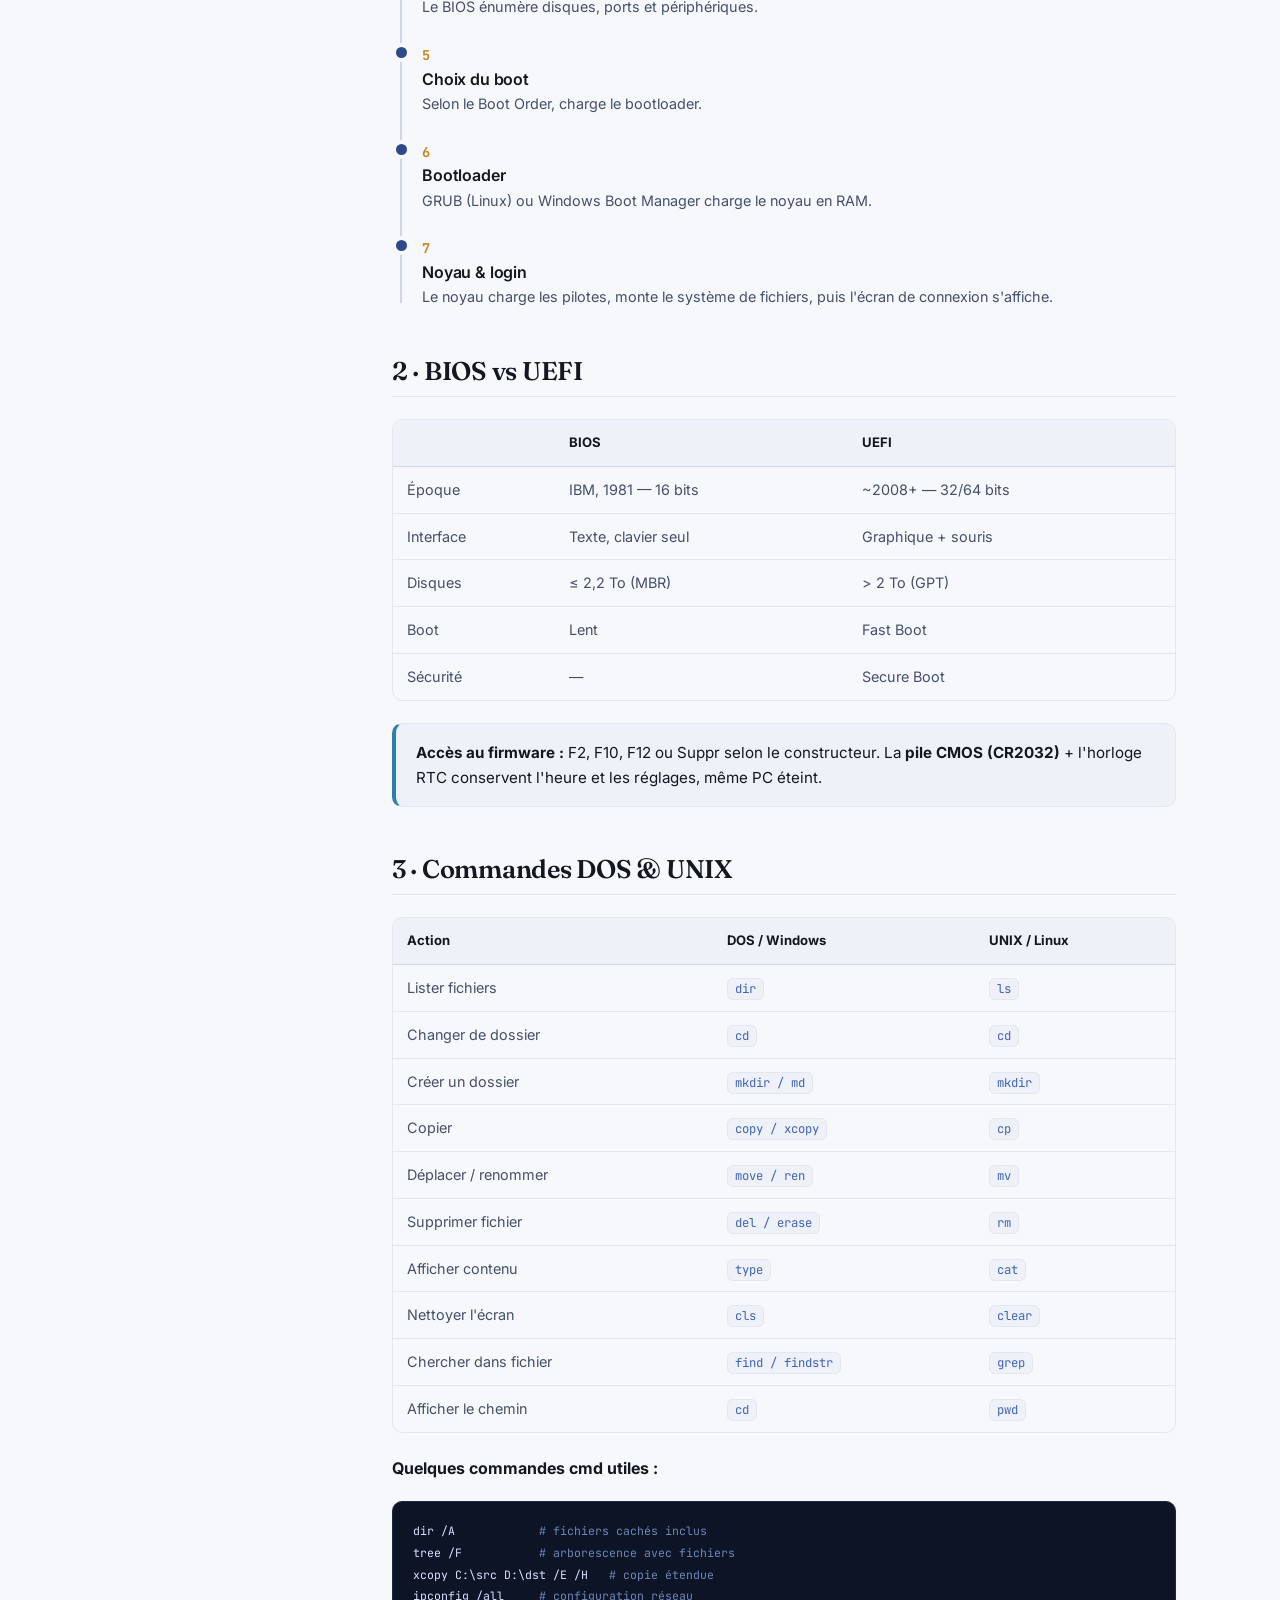
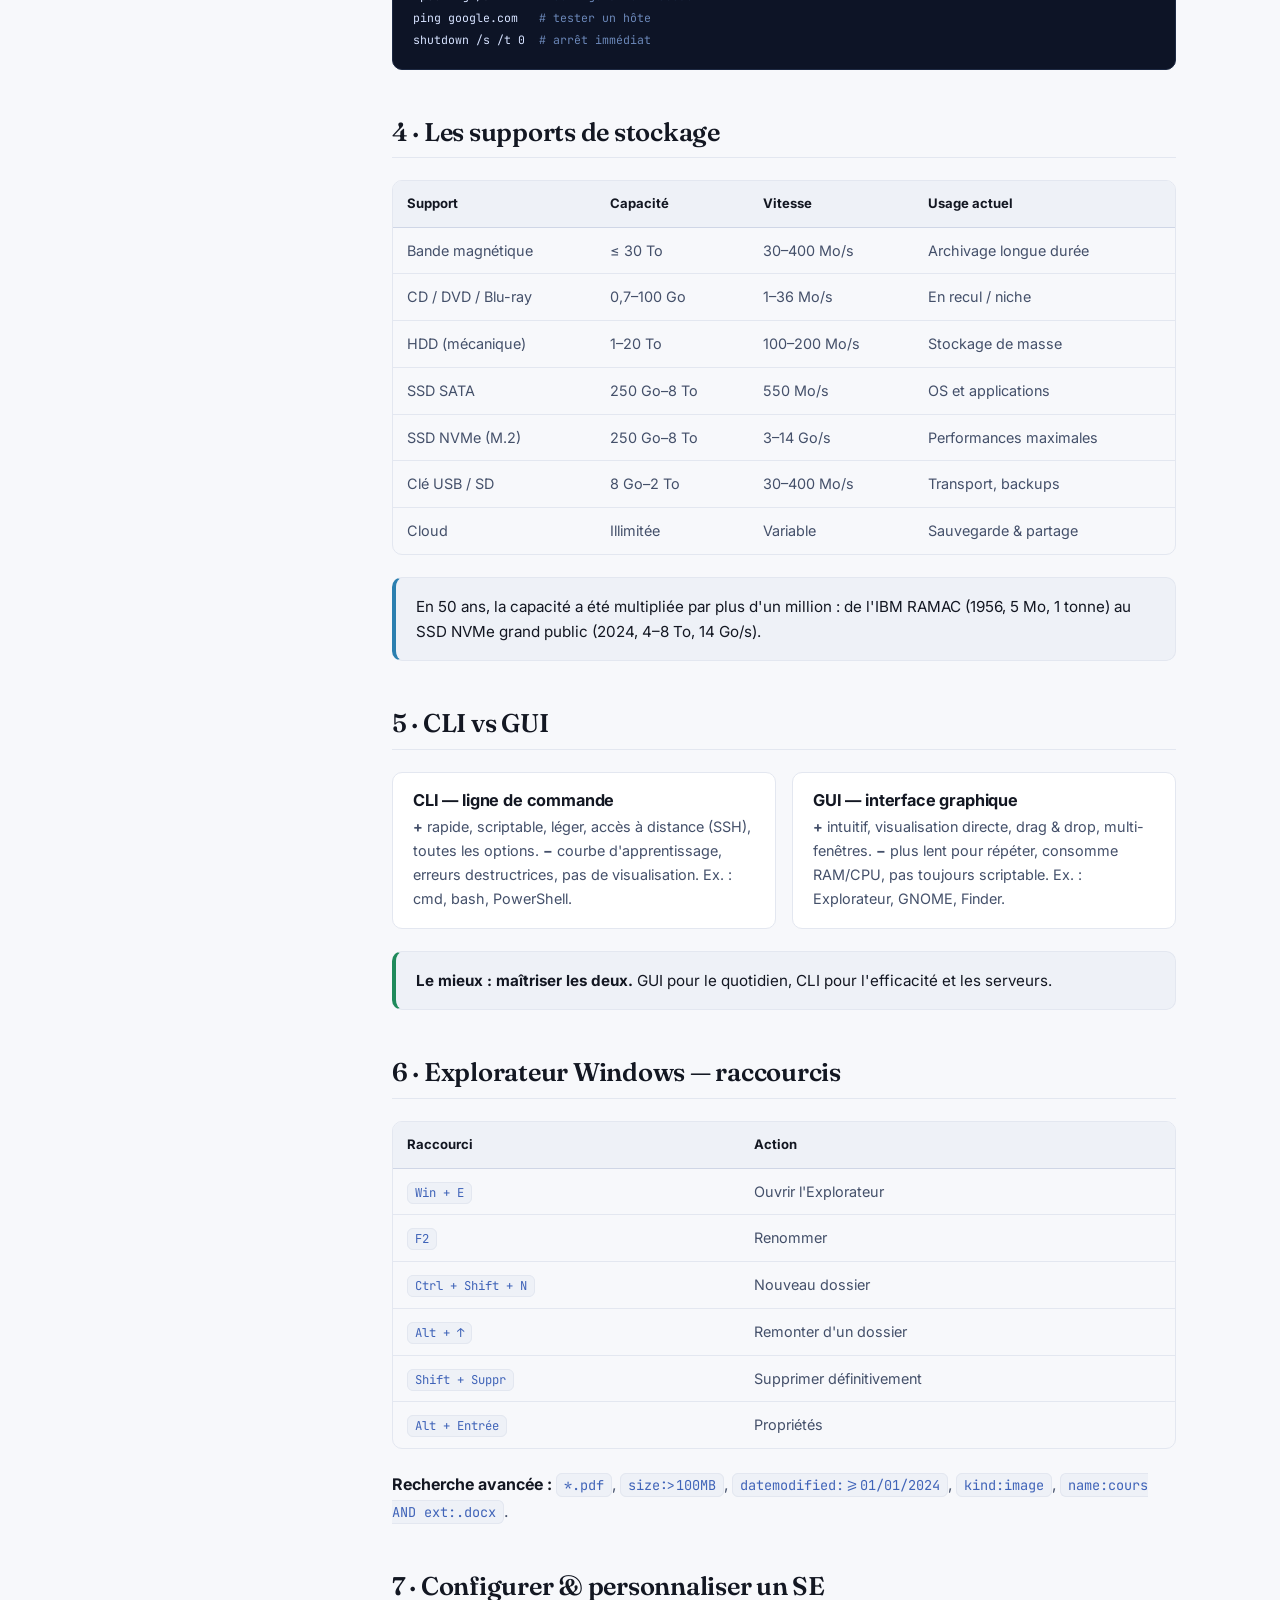
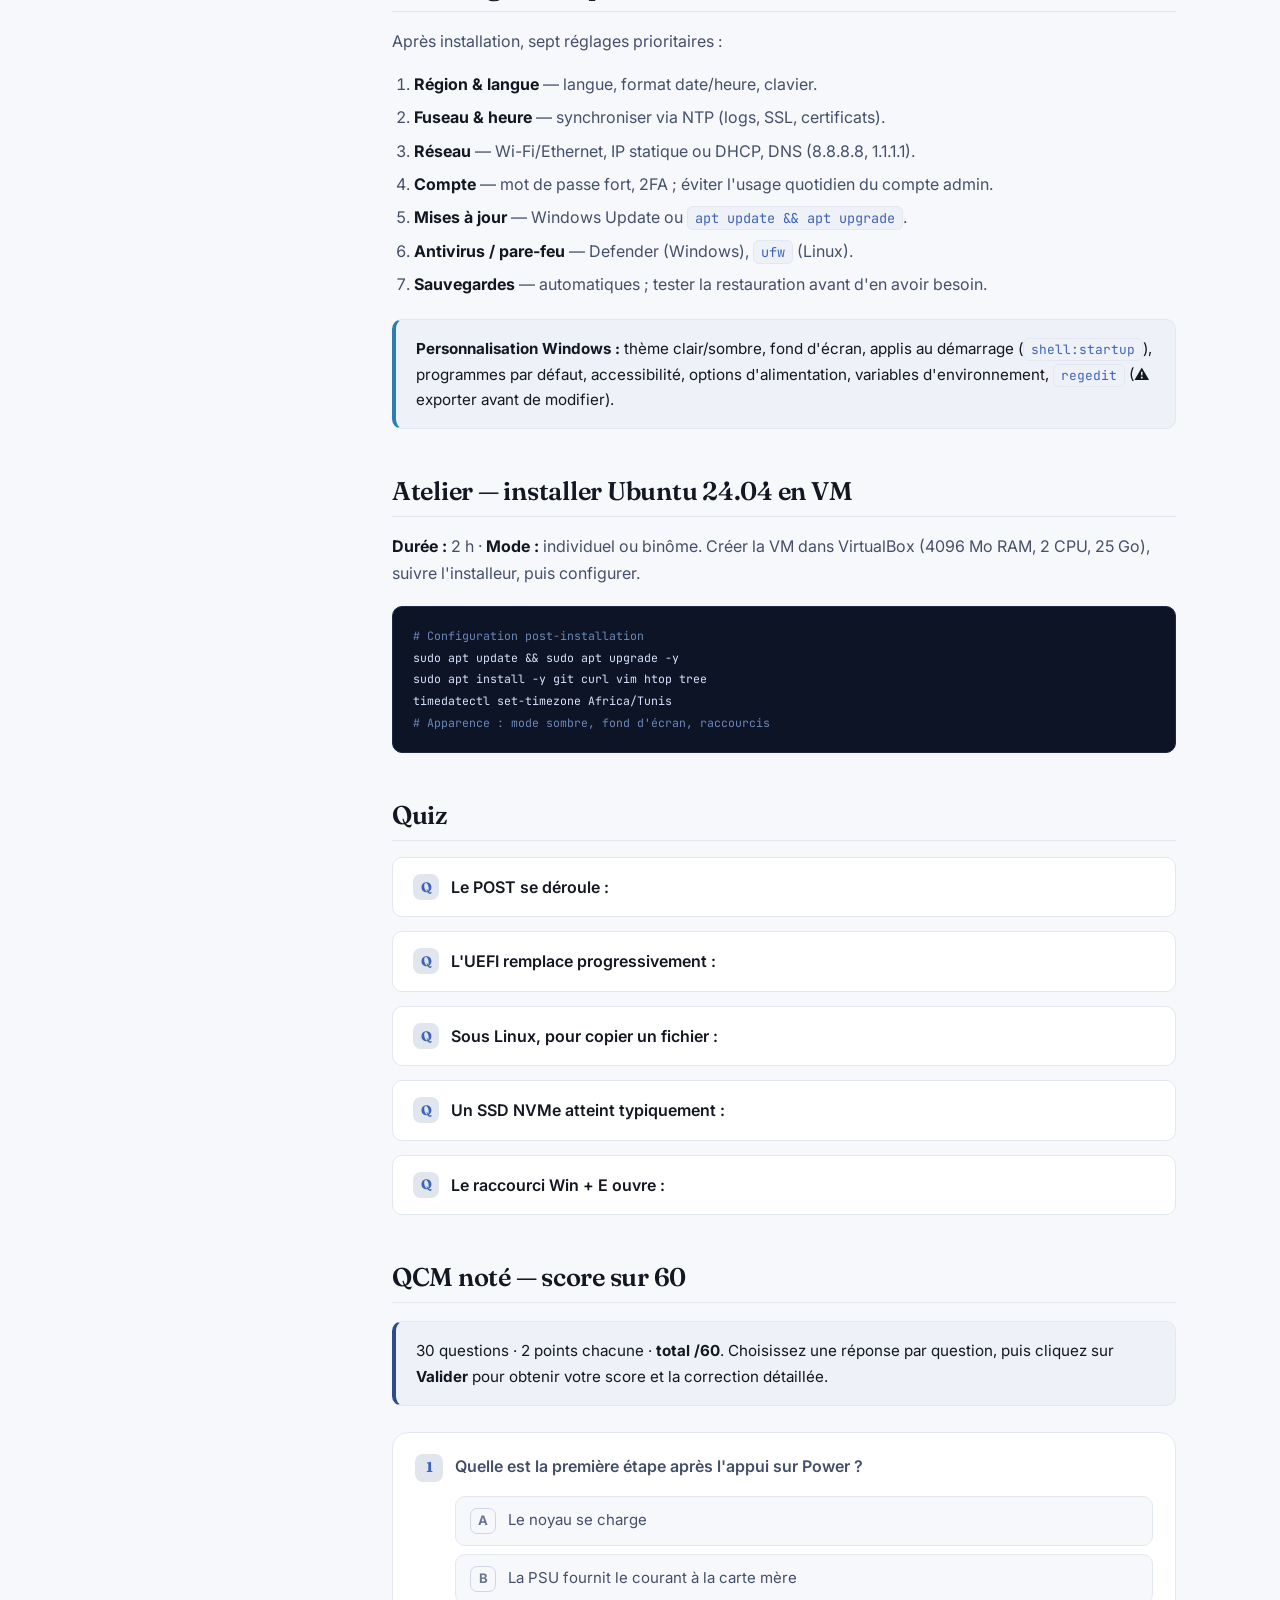
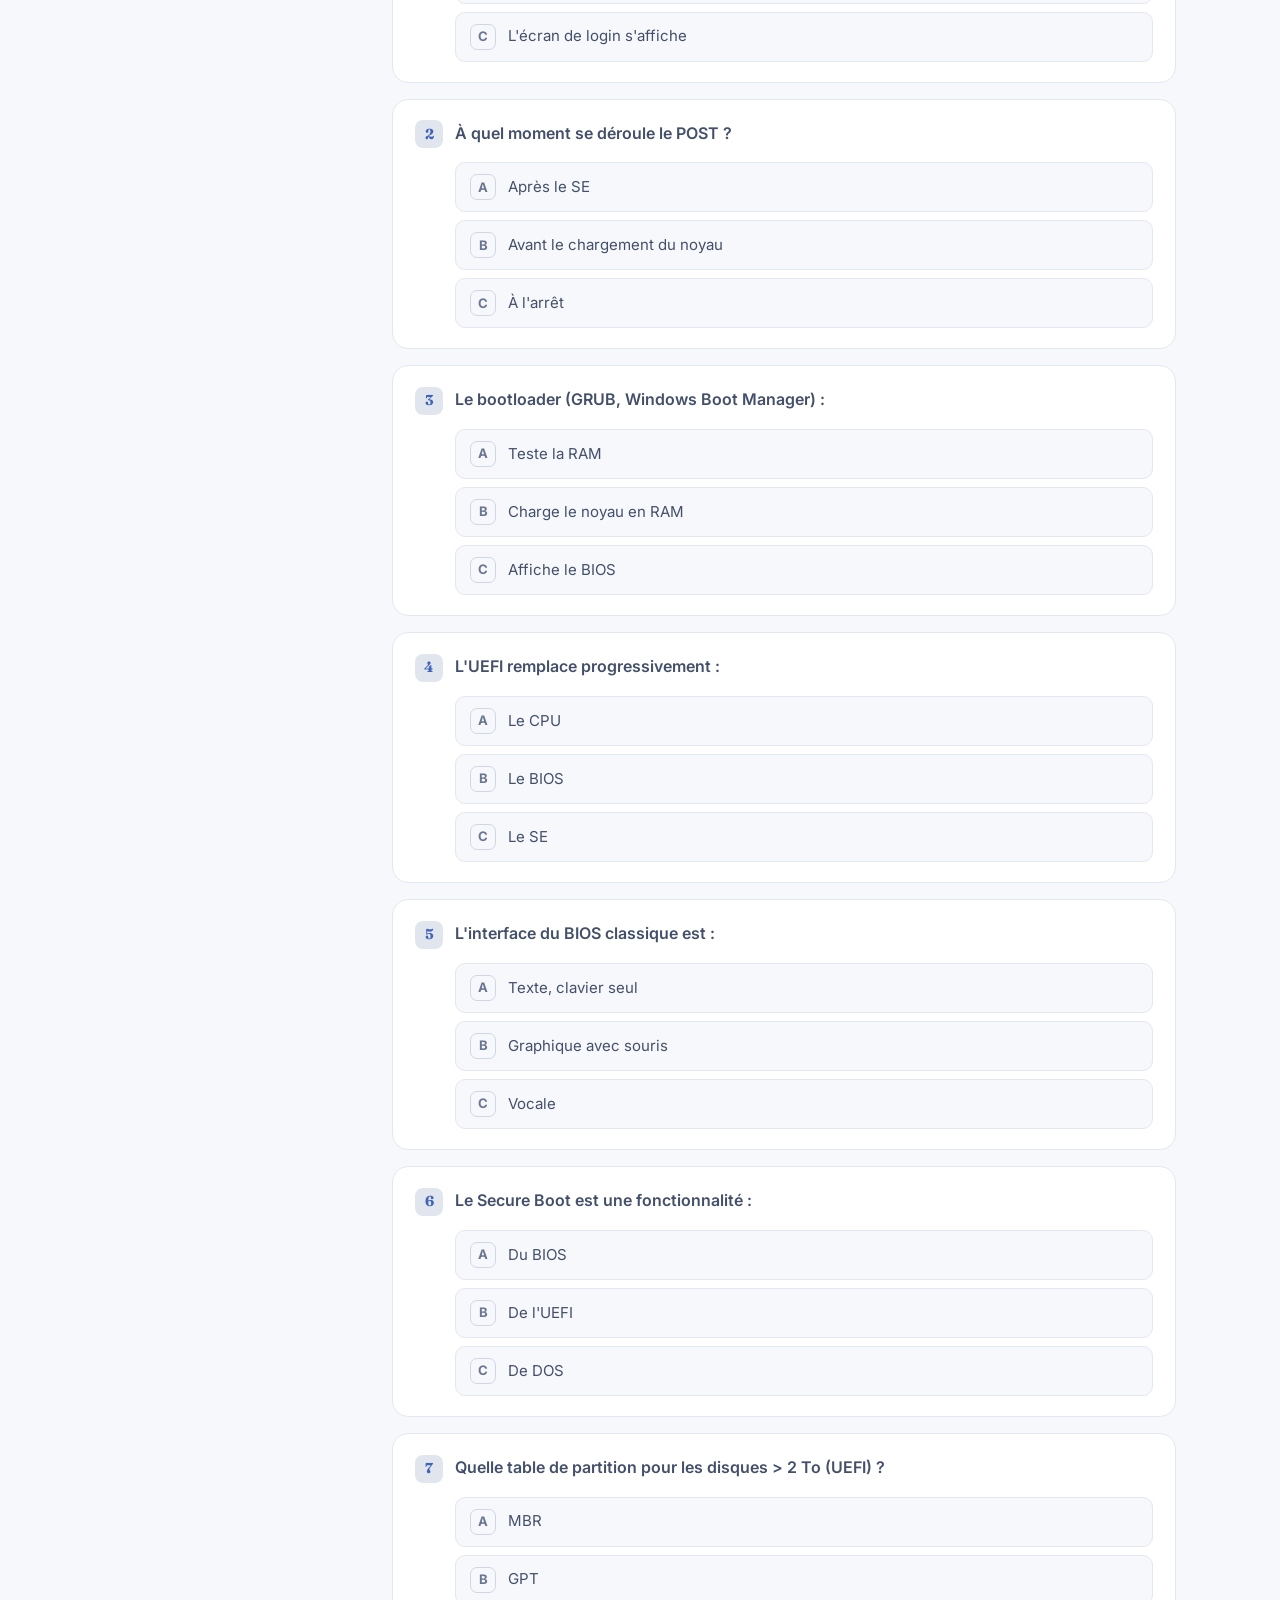
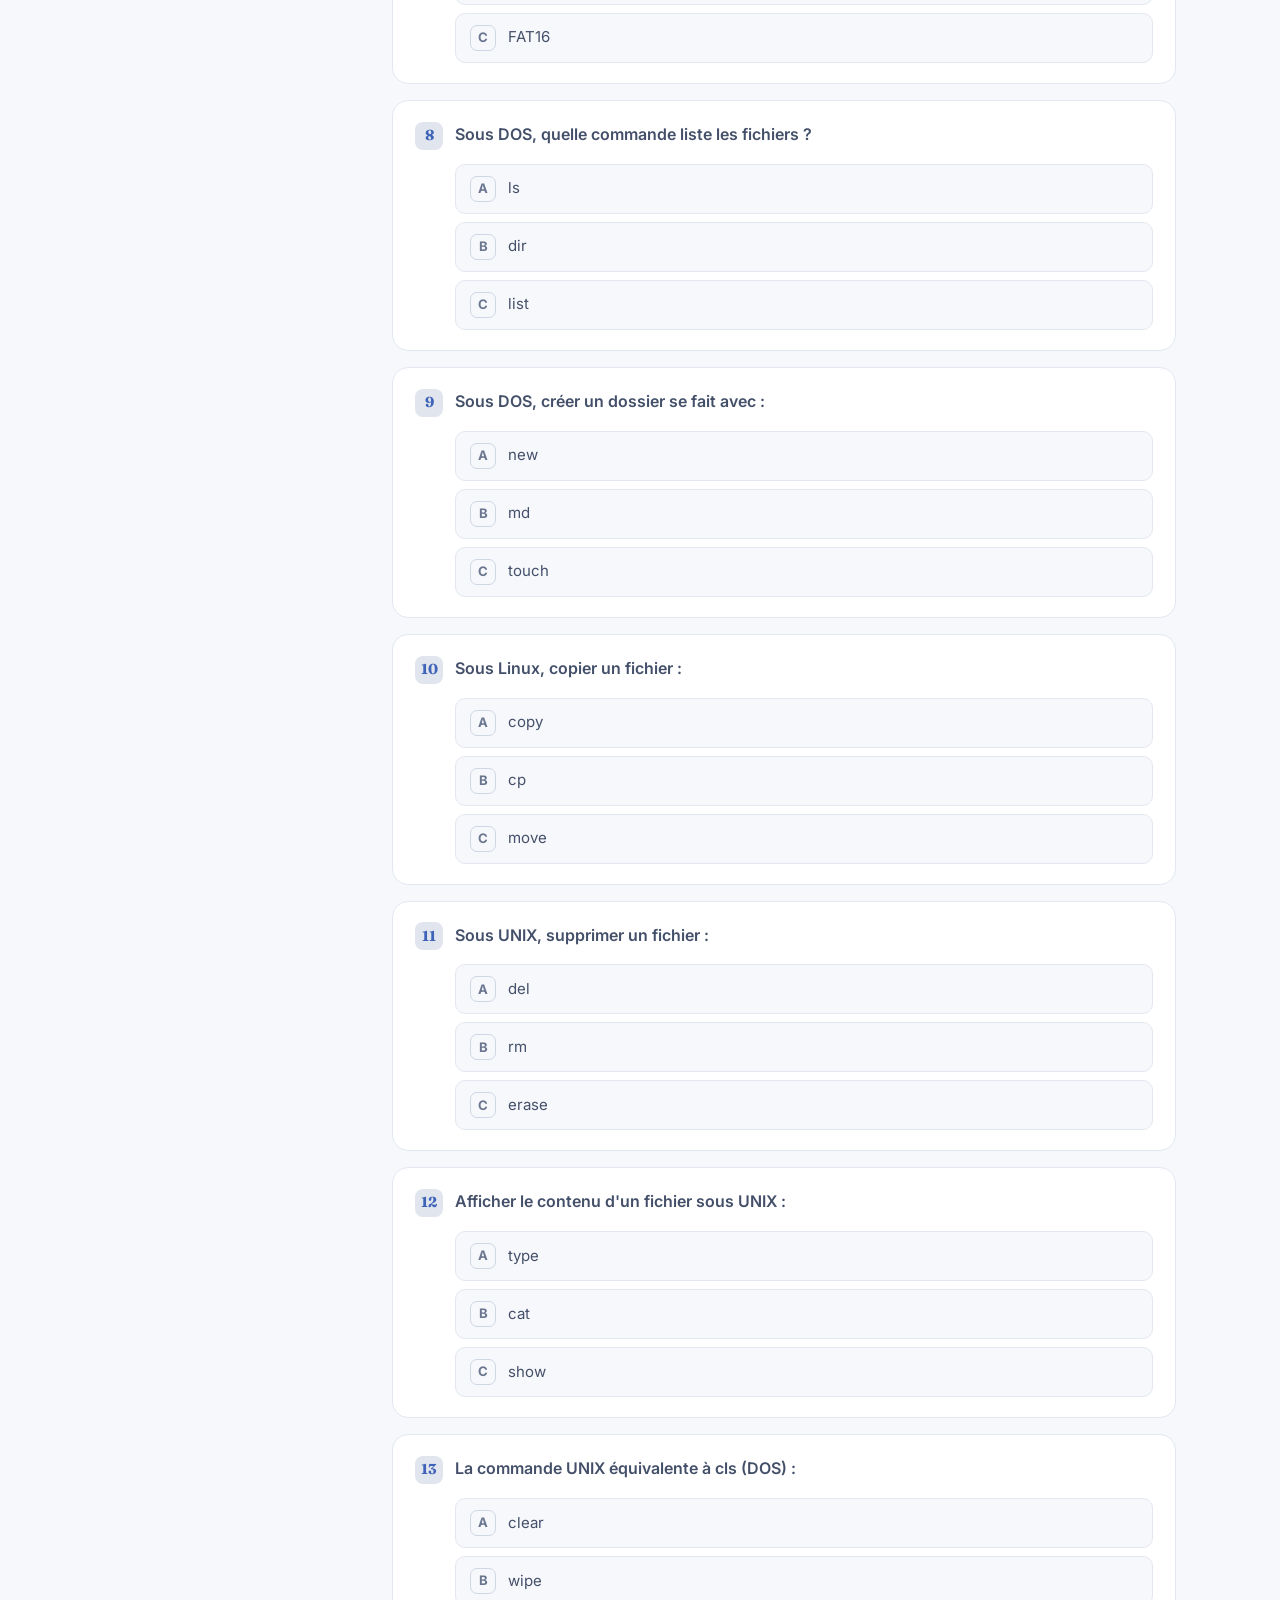
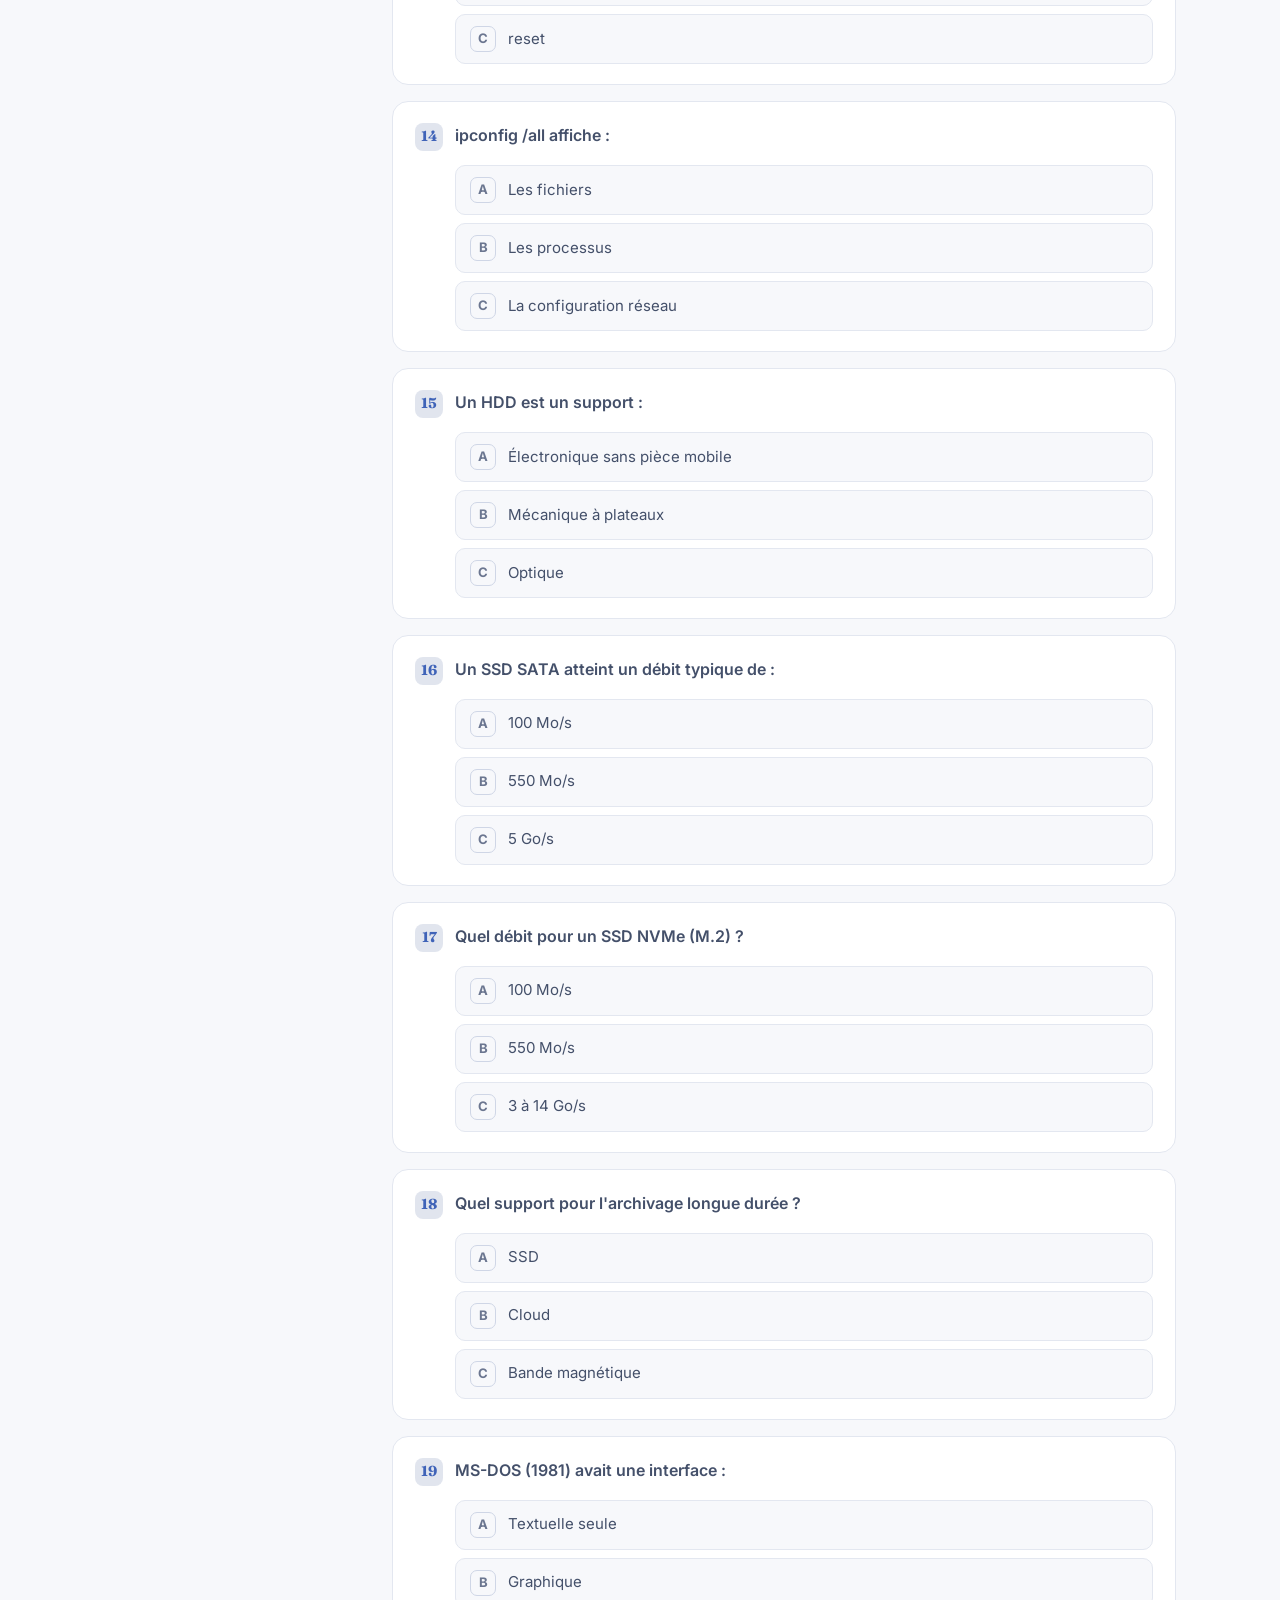
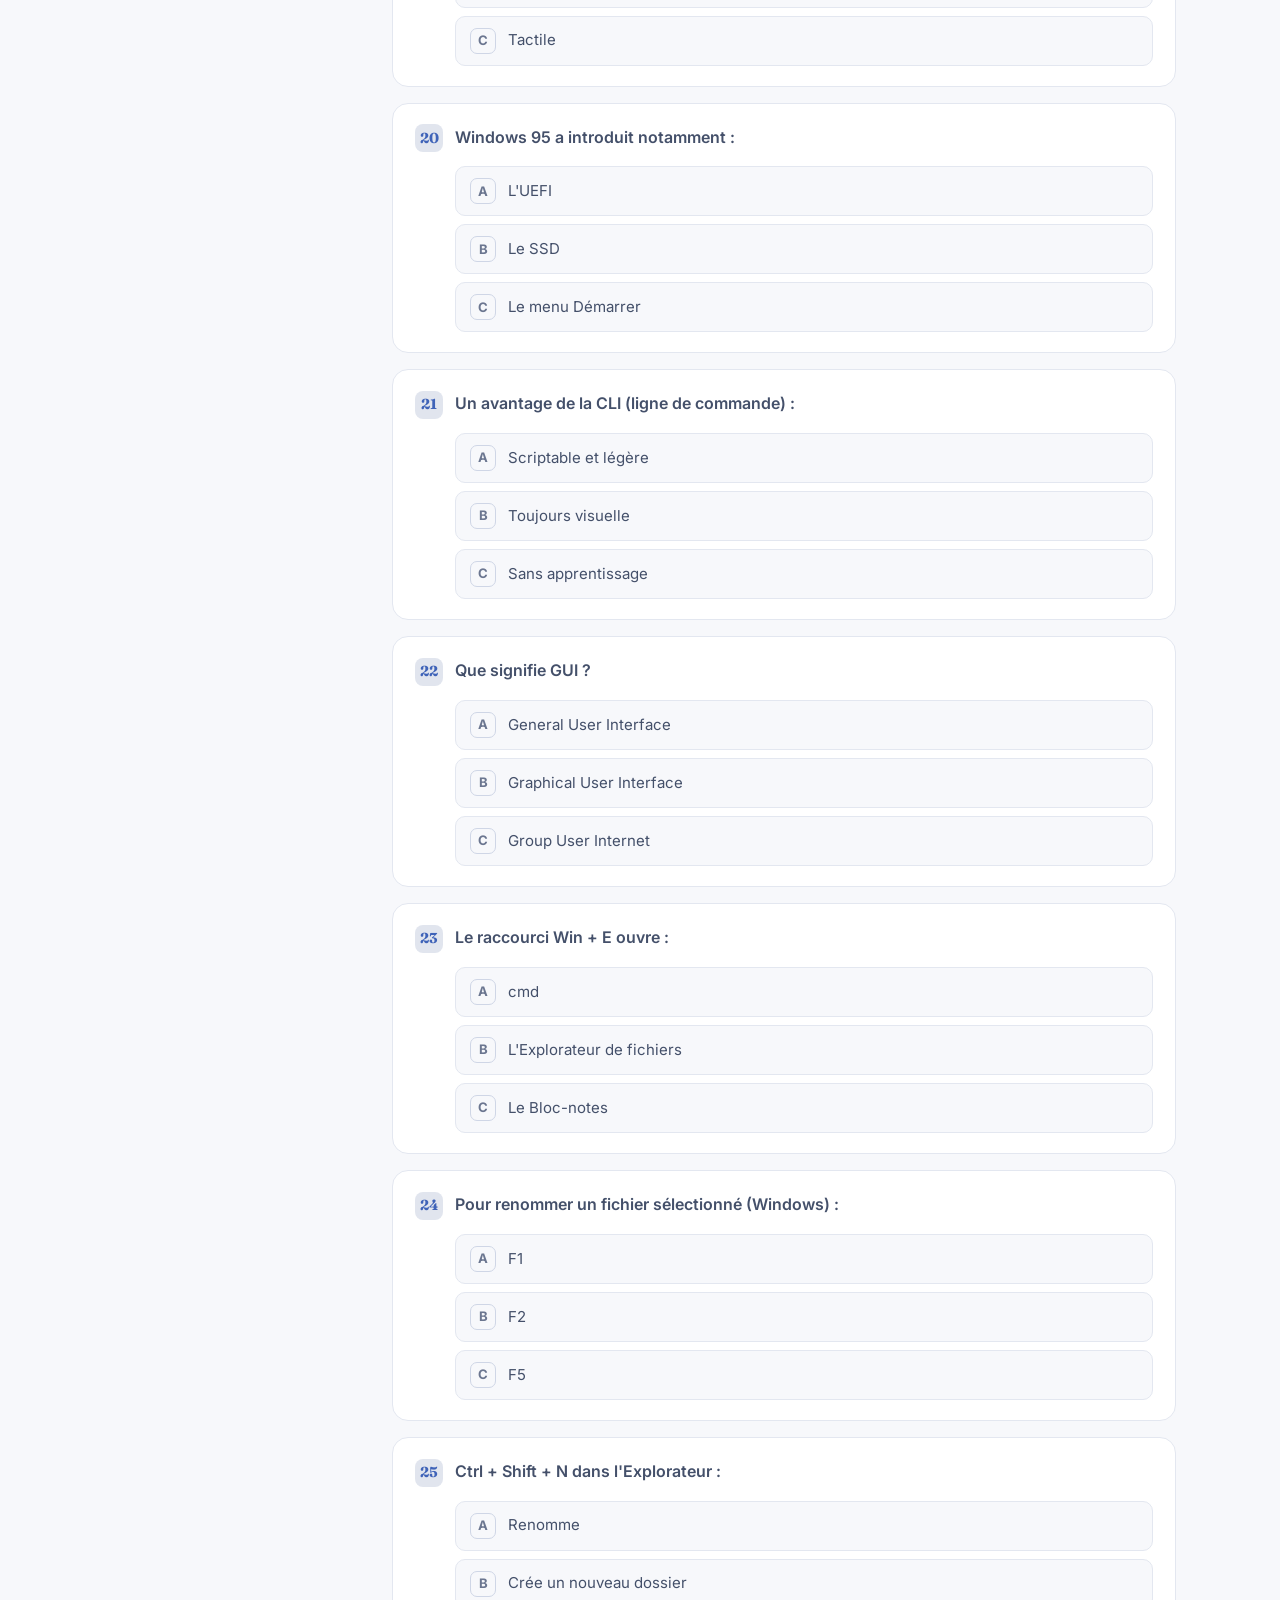
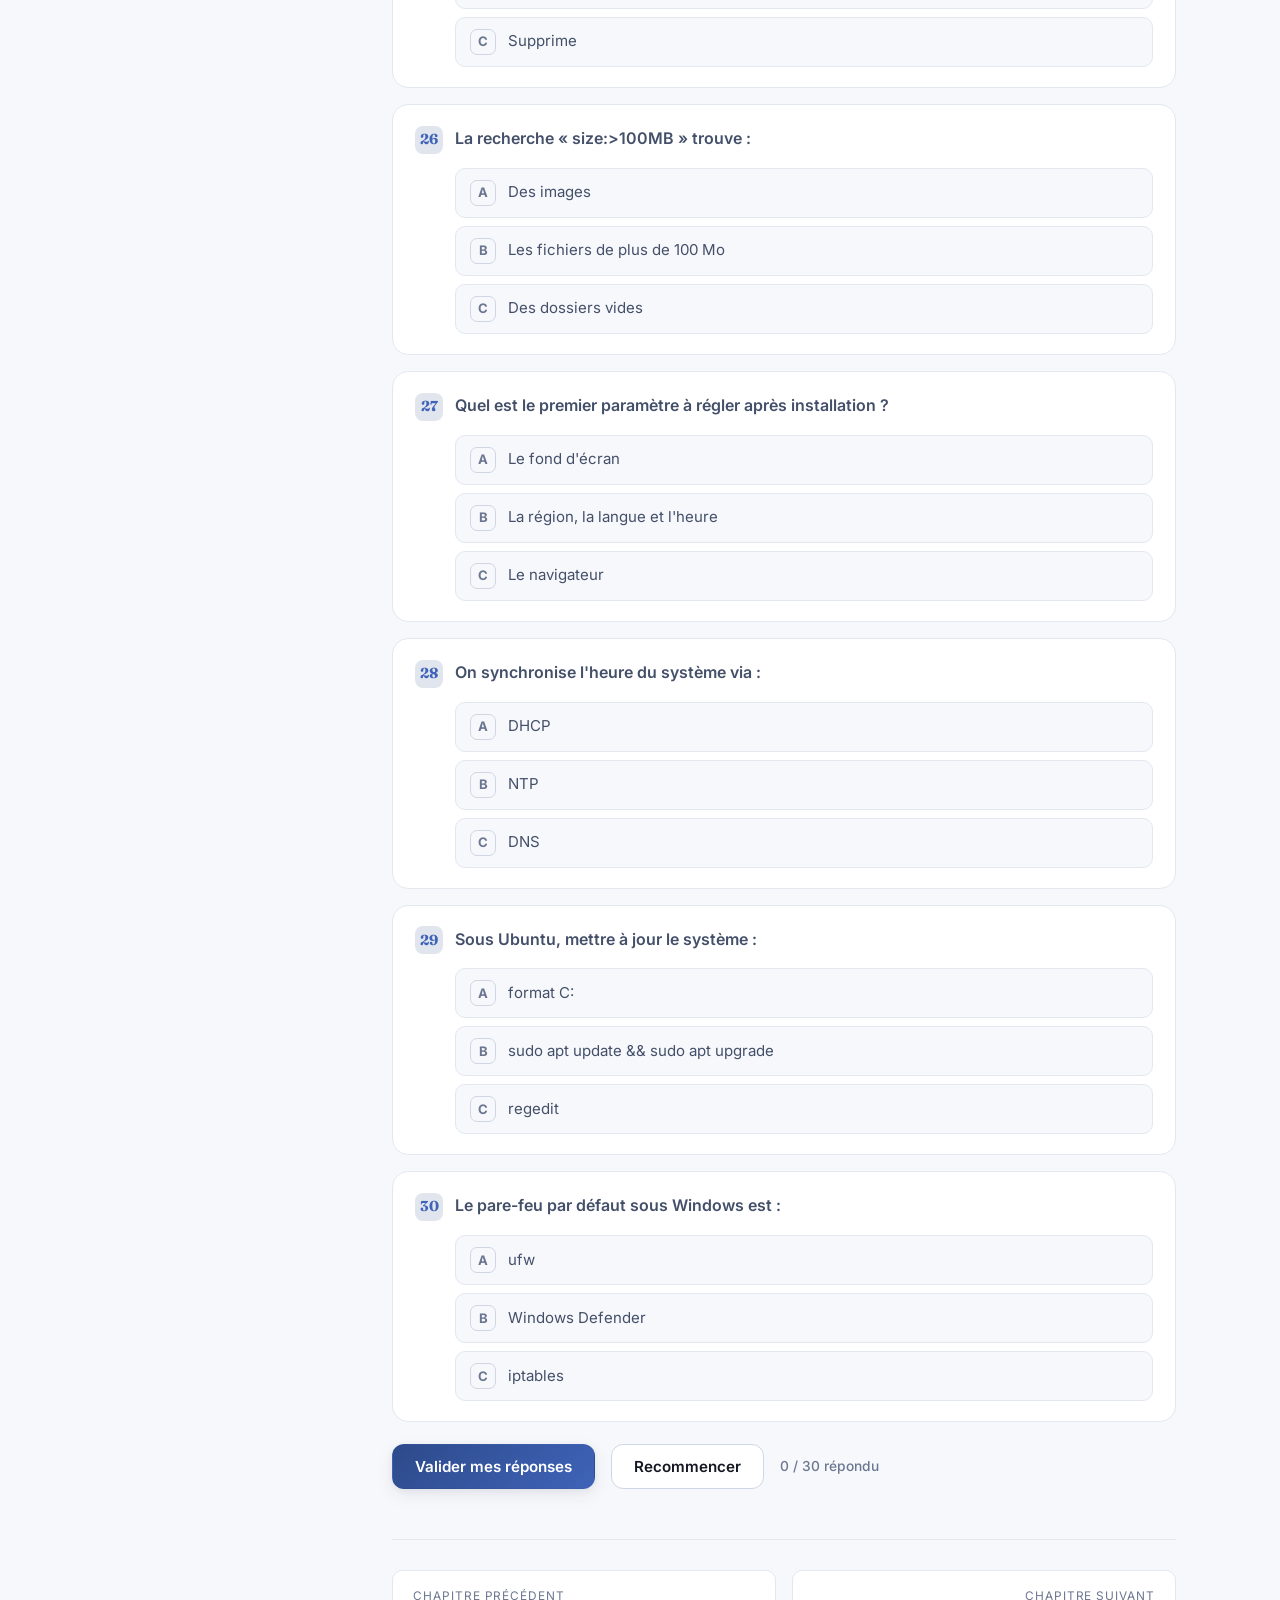
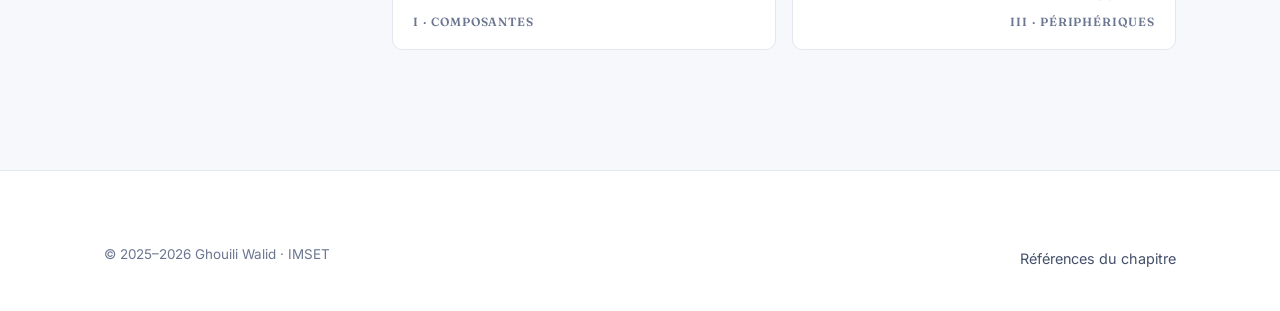
<file: chapitre-2.html>
<!DOCTYPE html>
<html lang="fr" data-lang="fr">
<head>
<meta charset="UTF-8">
<meta name="viewport" content="width=device-width, initial-scale=1.0">
<title>Chapitre II — Mise en marche &amp; configuration du SE | Systèmes d'exploitation</title>
<meta name="description" content="Démarrage (POST, BIOS/UEFI, bootloader), commandes DOS/UNIX, supports de stockage, CLI vs GUI, Explorateur Windows et configuration du SE.">
<link rel="preconnect" href="https://fonts.googleapis.com"><link rel="preconnect" href="https://fonts.gstatic.com" crossorigin>
<link href="https://fonts.googleapis.com/css2?family=Fraunces:opsz,wght@9..144,500;9..144,600&family=Inter:wght@400;500;600;700&family=JetBrains+Mono:wght@400;700&display=swap" rel="stylesheet">
<link rel="stylesheet" href="assets/style.css">
<link rel="icon" href="data:image/svg+xml,<svg xmlns='http://www.w3.org/2000/svg' viewBox='0 0 100 100'><rect width='100' height='100' rx='22' fill='%232d4a8a'/><text x='50' y='68' font-size='52' font-family='Georgia' fill='white' text-anchor='middle' font-weight='600'>SE</text></svg>">
</head>
<body>
<header class="topbar"><div class="wrap topbar-inner">
  <a href="index.html" class="brand-logo"><span class="brand-mark">SE</span><span>Systèmes d'exploitation<span class="brand-sub">Ghouili Walid · IMSET</span></span></a>
  <nav class="nav">
    <a href="index.html"><span class="fr">Accueil</span><span class="en">Home</span></a>
    <a href="chapitre-1.html">Chap. I</a><a href="chapitre-2.html" class="active">Chap. II</a><a href="chapitre-3.html">Chap. III</a><a href="chapitre-4.html">Chap. IV</a>
    <a href="travaux-pratiques.html">TP</a><a href="exercices.html"><span class="fr">Exercices</span><span class="en">Exercises</span></a><a href="glossaire.html"><span class="fr">Glossaire</span><span class="en">Glossary</span></a><a href="ressources.html"><span class="fr">Ressources</span><span class="en">Resources</span></a>
  </nav>
  <div class="lang-toggle"><button data-lang-btn="fr">FR</button><button data-lang-btn="en">EN</button></div>
  <button class="toolbtn" data-theme-toggle>☾</button><button class="toolbtn menu-btn" data-menu>☰</button>
</div></header>

<div class="lesson-head"><div class="wrap">
  <span class="eyebrow"><span class="fr">Chapitre II</span><span class="en">Chapter II</span></span>
  <h1><span class="fr">Mise en marche &amp; configuration du SE</span><span class="en">Boot-up &amp; OS configuration</span></h1>
  <p class="lead" style="max-width:60ch"><span class="fr">Du bouton power à un environnement de travail sur-mesure : démarrage, commandes, stockage, CLI/GUI et personnalisation.</span><span class="en">From the power button to a tailored workspace: boot, commands, storage, CLI/GUI and customisation.</span></p>
  <div class="hero-meta"><span class="chip">⏱ 3–4 h</span><span class="chip">📊 36 <span class="fr">diapos</span><span class="en">slides</span></span><span class="chip">🧪 <span class="fr">Atelier Ubuntu</span><span class="en">Ubuntu lab</span></span></div>
</div></div>

<div class="wrap"><div class="lesson-layout">
  <aside class="toc">
    <h4><span class="fr">Sur cette page</span><span class="en">On this page</span></h4>
    <a href="#intro">Introduction</a>
    <a href="#objectifs"><span class="fr">Objectifs</span><span class="en">Objectives</span></a>
    <a href="#demarrage"><span class="fr">1 · Démarrage</span><span class="en">1 · Boot</span></a>
    <a href="#bios"><span class="fr">2 · BIOS / UEFI</span><span class="en">2 · BIOS / UEFI</span></a>
    <a href="#commandes"><span class="fr">3 · Commandes</span><span class="en">3 · Commands</span></a>
    <a href="#stockage"><span class="fr">4 · Stockage</span><span class="en">4 · Storage</span></a>
    <a href="#cligui"><span class="fr">5 · CLI vs GUI</span><span class="en">5 · CLI vs GUI</span></a>
    <a href="#explorateur"><span class="fr">6 · Explorateur</span><span class="en">6 · Explorer</span></a>
    <a href="#config"><span class="fr">7 · Configuration</span><span class="en">7 · Configuration</span></a>
    <a href="#atelier"><span class="fr">Atelier</span><span class="en">Lab</span></a>
    <a href="#quiz">Quiz</a>
    <a href="#qcm">QCM /60</a>
  </aside>

  <article class="lesson-body">
    <div class="dl-card"><div class="dl-ic">📥</div><div class="grow"><h4><span class="fr">Diaporama du chapitre II</span><span class="en">Chapter II slide deck</span></h4><p><span class="fr">Présentation complète (.pptx) — 36 diapositives.</span><span class="en">Full presentation (.pptx) — 36 slides.</span></p></div><a class="btn btn-primary" href="slides/ICML_Chapitre_2_Mise_en_Marche_Configuration_SE.pptx" download><span class="fr">Télécharger</span><span class="en">Download</span></a></div>

    <h2 id="intro"><span class="fr">Introduction</span><span class="en">Introduction</span></h2>
    <p><span class="fr">Une fois le matériel installé, il faut <strong>savoir l'utiliser</strong>. Ce chapitre couvre tout le cycle d'utilisation : comprendre le démarrage, manipuler le système via ses deux interfaces (ligne de commande et graphique), gérer fichiers et dossiers, configurer les paramètres fondamentaux et personnaliser l'environnement.</span><span class="en">Once the hardware is installed, you must <strong>know how to use it</strong>. This chapter covers the full usage cycle: understanding boot-up, operating the system through its two interfaces (command line and graphical), managing files and folders, configuring fundamental settings and customising the environment.</span></p>

    <h2 id="objectifs"><span class="fr">Objectifs pédagogiques</span><span class="en">Learning objectives</span></h2>
    <div class="feat-grid grid-2" style="grid-template-columns:1fr 1fr">
      <div class="feat"><h4><span class="fr">Décrire le démarrage</span><span class="en">Describe boot</span></h4><p><span class="fr">les 7 étapes du démarrage d'un PC.</span><span class="en">the 7 steps of a PC's boot.</span></p></div>
      <div class="feat"><h4><span class="fr">Utiliser cmd / bash</span><span class="en">Use cmd / bash</span></h4><p><span class="fr">les commandes essentielles DOS et UNIX.</span><span class="en">essential DOS and UNIX commands.</span></p></div>
      <div class="feat"><h4><span class="fr">Comparer le stockage</span><span class="en">Compare storage</span></h4><p><span class="fr">HDD, SSD, USB, optique, cloud.</span><span class="en">HDD, SSD, USB, optical, cloud.</span></p></div>
      <div class="feat"><h4><span class="fr">Distinguer CLI / GUI</span><span class="en">Tell CLI / GUI apart</span></h4><p><span class="fr">et savoir quand utiliser chacun.</span><span class="en">and know when to use each.</span></p></div>
      <div class="feat"><h4><span class="fr">Configurer Windows</span><span class="en">Configure Windows</span></h4><p><span class="fr">compte, réseau, fuseau, langue.</span><span class="en">account, network, time zone, language.</span></p></div>
      <div class="feat"><h4><span class="fr">Installer un SE</span><span class="en">Install an OS</span></h4><p><span class="fr">Windows ou Ubuntu dans une VM.</span><span class="en">Windows or Ubuntu in a VM.</span></p></div>
    </div>

    <h2 id="demarrage"><span class="fr">1 · Que se passe-t-il à l'appui sur Power ?</span><span class="en">1 · What happens when you press Power?</span></h2>
    <div class="timeline">
      <div class="tl-item"><span class="yr">1</span><h4><span class="fr">Alimentation</span><span class="en">Power supply</span></h4><p><span class="fr">La PSU fournit 3,3 V, 5 V, 12 V à la carte mère.</span><span class="en">The PSU delivers 3.3 V, 5 V, 12 V to the motherboard.</span></p></div>
      <div class="tl-item"><span class="yr">2</span><h4><span class="fr">Le CPU démarre</span><span class="en">CPU starts</span></h4><p><span class="fr">Sa première instruction pointe vers le BIOS/UEFI en ROM.</span><span class="en">Its first instruction points to the BIOS/UEFI in ROM.</span></p></div>
      <div class="tl-item"><span class="yr">3</span><h4>POST</h4><p><span class="fr">Power-On Self-Test : test rapide RAM, CPU, GPU, clavier, disques.</span><span class="en">Power-On Self-Test: a quick check of RAM, CPU, GPU, keyboard, disks.</span></p></div>
      <div class="tl-item"><span class="yr">4</span><h4><span class="fr">Détection matériel</span><span class="en">Hardware detection</span></h4><p><span class="fr">Le BIOS énumère disques, ports et périphériques.</span><span class="en">The BIOS enumerates disks, ports and peripherals.</span></p></div>
      <div class="tl-item"><span class="yr">5</span><h4><span class="fr">Choix du boot</span><span class="en">Boot device</span></h4><p><span class="fr">Selon le Boot Order, charge le bootloader.</span><span class="en">Following the Boot Order, it loads the bootloader.</span></p></div>
      <div class="tl-item"><span class="yr">6</span><h4>Bootloader</h4><p><span class="fr">GRUB (Linux) ou Windows Boot Manager charge le noyau en RAM.</span><span class="en">GRUB (Linux) or Windows Boot Manager loads the kernel into RAM.</span></p></div>
      <div class="tl-item"><span class="yr">7</span><h4><span class="fr">Noyau &amp; login</span><span class="en">Kernel &amp; login</span></h4><p><span class="fr">Le noyau charge les pilotes, monte le système de fichiers, puis l'écran de connexion s'affiche.</span><span class="en">The kernel loads drivers, mounts the file system, then the login screen appears.</span></p></div>
    </div>

    <h2 id="bios"><span class="fr">2 · BIOS vs UEFI</span><span class="en">2 · BIOS vs UEFI</span></h2>
    <div class="tbl-wrap"><table class="data">
      <thead><tr><th></th><th>BIOS</th><th>UEFI</th></tr></thead>
      <tbody>
        <tr><td><span class="fr">Époque</span><span class="en">Era</span></td><td>IBM, 1981 — 16 bits</td><td>~2008+ — 32/64 bits</td></tr>
        <tr><td>Interface</td><td><span class="fr">Texte, clavier seul</span><span class="en">Text, keyboard only</span></td><td><span class="fr">Graphique + souris</span><span class="en">Graphical + mouse</span></td></tr>
        <tr><td><span class="fr">Disques</span><span class="en">Disks</span></td><td>≤ 2,2 To (MBR)</td><td>&gt; 2 To (GPT)</td></tr>
        <tr><td>Boot</td><td><span class="fr">Lent</span><span class="en">Slow</span></td><td>Fast Boot</td></tr>
        <tr><td><span class="fr">Sécurité</span><span class="en">Security</span></td><td>—</td><td>Secure Boot</td></tr>
      </tbody>
    </table></div>
    <div class="callout callout-note"><span class="fr"><b>Accès au firmware :</b> F2, F10, F12 ou Suppr selon le constructeur. La <b>pile CMOS (CR2032)</b> + l'horloge RTC conservent l'heure et les réglages, même PC éteint.</span><span class="en"><b>Firmware access:</b> F2, F10, F12 or Del depending on the maker. The <b>CMOS battery (CR2032)</b> + RTC clock keep the time and settings even when the PC is off.</span></div>

    <h2 id="commandes"><span class="fr">3 · Commandes DOS &amp; UNIX</span><span class="en">3 · DOS &amp; UNIX commands</span></h2>
    <div class="tbl-wrap"><table class="data">
      <thead><tr><th>Action</th><th>DOS / Windows</th><th>UNIX / Linux</th></tr></thead>
      <tbody>
        <tr><td><span class="fr">Lister fichiers</span><span class="en">List files</span></td><td><code>dir</code></td><td><code>ls</code></td></tr>
        <tr><td><span class="fr">Changer de dossier</span><span class="en">Change directory</span></td><td><code>cd</code></td><td><code>cd</code></td></tr>
        <tr><td><span class="fr">Créer un dossier</span><span class="en">Make directory</span></td><td><code>mkdir / md</code></td><td><code>mkdir</code></td></tr>
        <tr><td><span class="fr">Copier</span><span class="en">Copy</span></td><td><code>copy / xcopy</code></td><td><code>cp</code></td></tr>
        <tr><td><span class="fr">Déplacer / renommer</span><span class="en">Move / rename</span></td><td><code>move / ren</code></td><td><code>mv</code></td></tr>
        <tr><td><span class="fr">Supprimer fichier</span><span class="en">Delete file</span></td><td><code>del / erase</code></td><td><code>rm</code></td></tr>
        <tr><td><span class="fr">Afficher contenu</span><span class="en">Show content</span></td><td><code>type</code></td><td><code>cat</code></td></tr>
        <tr><td><span class="fr">Nettoyer l'écran</span><span class="en">Clear screen</span></td><td><code>cls</code></td><td><code>clear</code></td></tr>
        <tr><td><span class="fr">Chercher dans fichier</span><span class="en">Search in file</span></td><td><code>find / findstr</code></td><td><code>grep</code></td></tr>
        <tr><td><span class="fr">Afficher le chemin</span><span class="en">Print path</span></td><td><code>cd</code></td><td><code>pwd</code></td></tr>
      </tbody>
    </table></div>
    <p><span class="fr"><strong>Quelques commandes cmd utiles :</strong></span><span class="en"><strong>A few useful cmd commands:</strong></span></p>
    <pre><code>dir /A            <span class="cmt"># <span class="fr">fichiers cachés inclus</span><span class="en">include hidden files</span></span>
tree /F           <span class="cmt"># <span class="fr">arborescence avec fichiers</span><span class="en">tree with files</span></span>
xcopy C:\src D:\dst /E /H   <span class="cmt"># <span class="fr">copie étendue</span><span class="en">extended copy</span></span>
ipconfig /all     <span class="cmt"># <span class="fr">configuration réseau</span><span class="en">network configuration</span></span>
ping google.com   <span class="cmt"># <span class="fr">tester un hôte</span><span class="en">test a host</span></span>
shutdown /s /t 0  <span class="cmt"># <span class="fr">arrêt immédiat</span><span class="en">immediate shutdown</span></span></code></pre>

    <h2 id="stockage"><span class="fr">4 · Les supports de stockage</span><span class="en">4 · Storage media</span></h2>
    <div class="tbl-wrap"><table class="data">
      <thead><tr><th>Support</th><th><span class="fr">Capacité</span><span class="en">Capacity</span></th><th><span class="fr">Vitesse</span><span class="en">Speed</span></th><th><span class="fr">Usage actuel</span><span class="en">Current use</span></th></tr></thead>
      <tbody>
        <tr><td><span class="fr">Bande magnétique</span><span class="en">Magnetic tape</span></td><td>≤ 30 To</td><td>30–400 <span class="fr">Mo/s</span><span class="en">MB/s</span></td><td><span class="fr">Archivage longue durée</span><span class="en">Long-term archival</span></td></tr>
        <tr><td>CD / DVD / Blu-ray</td><td>0,7–100 Go</td><td>1–36 <span class="fr">Mo/s</span><span class="en">MB/s</span></td><td><span class="fr">En recul / niche</span><span class="en">Declining / niche</span></td></tr>
        <tr><td>HDD <span class="fr">(mécanique)</span><span class="en">(mechanical)</span></td><td>1–20 To</td><td>100–200 <span class="fr">Mo/s</span><span class="en">MB/s</span></td><td><span class="fr">Stockage de masse</span><span class="en">Mass storage</span></td></tr>
        <tr><td>SSD SATA</td><td>250 Go–8 To</td><td>550 <span class="fr">Mo/s</span><span class="en">MB/s</span></td><td><span class="fr">OS et applications</span><span class="en">OS and apps</span></td></tr>
        <tr><td>SSD NVMe (M.2)</td><td>250 Go–8 To</td><td>3–14 <span class="fr">Go/s</span><span class="en">GB/s</span></td><td><span class="fr">Performances maximales</span><span class="en">Maximum performance</span></td></tr>
        <tr><td><span class="fr">Clé USB / SD</span><span class="en">USB / SD</span></td><td>8 Go–2 To</td><td>30–400 <span class="fr">Mo/s</span><span class="en">MB/s</span></td><td><span class="fr">Transport, backups</span><span class="en">Transport, backups</span></td></tr>
        <tr><td>Cloud</td><td><span class="fr">Illimitée</span><span class="en">Unlimited</span></td><td><span class="fr">Variable</span><span class="en">Variable</span></td><td><span class="fr">Sauvegarde &amp; partage</span><span class="en">Backup &amp; sharing</span></td></tr>
      </tbody>
    </table></div>
    <div class="callout callout-note"><span class="fr">En 50 ans, la capacité a été multipliée par plus d'un million : de l'IBM RAMAC (1956, 5 Mo, 1 tonne) au SSD NVMe grand public (2024, 4–8 To, 14 Go/s).</span><span class="en">In 50 years, capacity has grown more than a million-fold: from the IBM RAMAC (1956, 5 MB, 1 ton) to the consumer NVMe SSD (2024, 4–8 TB, 14 GB/s).</span></div>

    <h2 id="cligui"><span class="fr">5 · CLI vs GUI</span><span class="en">5 · CLI vs GUI</span></h2>
    <div class="feat-grid grid-2" style="grid-template-columns:1fr 1fr">
      <div class="feat"><h4>CLI — <span class="fr">ligne de commande</span><span class="en">command line</span></h4><p><span class="fr"><b>+</b> rapide, scriptable, léger, accès à distance (SSH), toutes les options. <b>−</b> courbe d'apprentissage, erreurs destructrices, pas de visualisation. Ex. : cmd, bash, PowerShell.</span><span class="en"><b>+</b> fast, scriptable, lightweight, remote (SSH), every option. <b>−</b> learning curve, destructive typos, no visualisation. e.g. cmd, bash, PowerShell.</span></p></div>
      <div class="feat"><h4>GUI — <span class="fr">interface graphique</span><span class="en">graphical interface</span></h4><p><span class="fr"><b>+</b> intuitif, visualisation directe, drag &amp; drop, multi-fenêtres. <b>−</b> plus lent pour répéter, consomme RAM/CPU, pas toujours scriptable. Ex. : Explorateur, GNOME, Finder.</span><span class="en"><b>+</b> intuitive, direct visualisation, drag &amp; drop, multi-window. <b>−</b> slower to repeat, uses RAM/CPU, not always scriptable. e.g. Explorer, GNOME, Finder.</span></p></div>
    </div>
    <div class="callout callout-key"><span class="fr"><b>Le mieux : maîtriser les deux.</b> GUI pour le quotidien, CLI pour l'efficacité et les serveurs.</span><span class="en"><b>Best of all: master both.</b> GUI for everyday work, CLI for efficiency and servers.</span></div>

    <h2 id="explorateur"><span class="fr">6 · Explorateur Windows — raccourcis</span><span class="en">6 · Windows Explorer — shortcuts</span></h2>
    <div class="tbl-wrap"><table class="data">
      <thead><tr><th><span class="fr">Raccourci</span><span class="en">Shortcut</span></th><th>Action</th></tr></thead>
      <tbody>
        <tr><td><code>Win + E</code></td><td><span class="fr">Ouvrir l'Explorateur</span><span class="en">Open Explorer</span></td></tr>
        <tr><td><code>F2</code></td><td><span class="fr">Renommer</span><span class="en">Rename</span></td></tr>
        <tr><td><code>Ctrl + Shift + N</code></td><td><span class="fr">Nouveau dossier</span><span class="en">New folder</span></td></tr>
        <tr><td><code>Alt + ↑</code></td><td><span class="fr">Remonter d'un dossier</span><span class="en">Up one folder</span></td></tr>
        <tr><td><code>Shift + Suppr</code></td><td><span class="fr">Supprimer définitivement</span><span class="en">Permanently delete</span></td></tr>
        <tr><td><code>Alt + Entrée</code></td><td><span class="fr">Propriétés</span><span class="en">Properties</span></td></tr>
      </tbody>
    </table></div>
    <p><span class="fr"><strong>Recherche avancée :</strong> <code>*.pdf</code>, <code>size:&gt;100MB</code>, <code>datemodified:&gt;=01/01/2024</code>, <code>kind:image</code>, <code>name:cours AND ext:.docx</code>.</span><span class="en"><strong>Advanced search:</strong> <code>*.pdf</code>, <code>size:&gt;100MB</code>, <code>datemodified:&gt;=01/01/2024</code>, <code>kind:image</code>, <code>name:cours AND ext:.docx</code>.</span></p>

    <h2 id="config"><span class="fr">7 · Configurer &amp; personnaliser un SE</span><span class="en">7 · Configure &amp; customise an OS</span></h2>
    <p><span class="fr">Après installation, sept réglages prioritaires :</span><span class="en">After installation, seven priority settings:</span></p>
    <ol>
      <li><span class="fr"><strong>Région &amp; langue</strong> — langue, format date/heure, clavier.</span><span class="en"><strong>Region &amp; language</strong> — language, date/time format, keyboard.</span></li>
      <li><span class="fr"><strong>Fuseau &amp; heure</strong> — synchroniser via NTP (logs, SSL, certificats).</span><span class="en"><strong>Time zone &amp; clock</strong> — sync via NTP (logs, SSL, certificates).</span></li>
      <li><span class="fr"><strong>Réseau</strong> — Wi-Fi/Ethernet, IP statique ou DHCP, DNS (8.8.8.8, 1.1.1.1).</span><span class="en"><strong>Network</strong> — Wi-Fi/Ethernet, static IP or DHCP, DNS (8.8.8.8, 1.1.1.1).</span></li>
      <li><span class="fr"><strong>Compte</strong> — mot de passe fort, 2FA ; éviter l'usage quotidien du compte admin.</span><span class="en"><strong>Account</strong> — strong password, 2FA; avoid daily use of the admin account.</span></li>
      <li><span class="fr"><strong>Mises à jour</strong> — Windows Update ou <code>apt update &amp;&amp; apt upgrade</code>.</span><span class="en"><strong>Updates</strong> — Windows Update or <code>apt update &amp;&amp; apt upgrade</code>.</span></li>
      <li><span class="fr"><strong>Antivirus / pare-feu</strong> — Defender (Windows), <code>ufw</code> (Linux).</span><span class="en"><strong>Antivirus / firewall</strong> — Defender (Windows), <code>ufw</code> (Linux).</span></li>
      <li><span class="fr"><strong>Sauvegardes</strong> — automatiques ; tester la restauration avant d'en avoir besoin.</span><span class="en"><strong>Backups</strong> — automatic; test restoration before you ever need it.</span></li>
    </ol>
    <div class="callout callout-note"><span class="fr"><b>Personnalisation Windows :</b> thème clair/sombre, fond d'écran, applis au démarrage (<code>shell:startup</code>), programmes par défaut, accessibilité, options d'alimentation, variables d'environnement, <code>regedit</code> (⚠ exporter avant de modifier).</span><span class="en"><b>Windows customisation:</b> light/dark theme, wallpaper, startup apps (<code>shell:startup</code>), default programs, accessibility, power options, environment variables, <code>regedit</code> (⚠ export before editing).</span></div>

    <h2 id="atelier"><span class="fr">Atelier — installer Ubuntu 24.04 en VM</span><span class="en">Lab — installing Ubuntu 24.04 in a VM</span></h2>
    <p><span class="fr"><strong>Durée :</strong> 2 h · <strong>Mode :</strong> individuel ou binôme. Créer la VM dans VirtualBox (4096 Mo RAM, 2 CPU, 25 Go), suivre l'installeur, puis configurer.</span><span class="en"><strong>Duration:</strong> 2 h · <strong>Mode:</strong> solo or pairs. Create the VM in VirtualBox (4096 MB RAM, 2 CPU, 25 GB), follow the installer, then configure.</span></p>
    <pre><code><span class="cmt"># <span class="fr">Configuration post-installation</span><span class="en">Post-install configuration</span></span>
sudo apt update &amp;&amp; sudo apt upgrade -y
sudo apt install -y git curl vim htop tree
timedatectl set-timezone Africa/Tunis
<span class="cmt"># <span class="fr">Apparence : mode sombre, fond d'écran, raccourcis</span><span class="en">Appearance: dark mode, wallpaper, shortcuts</span></span></code></pre>

    <h2 id="quiz">Quiz</h2>
    <details class="quiz"><summary><span class="fr">Le POST se déroule :</span><span class="en">POST runs:</span></summary><div class="ans"><p class="opts">a) <span class="fr">après le SE</span><span class="en">after the OS</span> &nbsp; b) <span class="fr">avant le noyau</span><span class="en">before the kernel</span> &nbsp; c) <span class="fr">à l'arrêt</span><span class="en">at shutdown</span></p><p class="correct">✓ b — Power-On Self-Test.</p></div></details>
    <details class="quiz"><summary><span class="fr">L'UEFI remplace progressivement :</span><span class="en">UEFI gradually replaces:</span></summary><div class="ans"><p class="opts">a) <span class="fr">le CPU</span><span class="en">the CPU</span> &nbsp; b) <span class="fr">le BIOS</span><span class="en">the BIOS</span> &nbsp; c) <span class="fr">le SE</span><span class="en">the OS</span></p><p class="correct">✓ b — <span class="fr">firmware moderne.</span><span class="en">modern firmware.</span></p></div></details>
    <details class="quiz"><summary><span class="fr">Sous Linux, pour copier un fichier :</span><span class="en">On Linux, to copy a file:</span></summary><div class="ans"><p class="opts">a) <code>copy</code> &nbsp; b) <code>cp</code> &nbsp; c) <code>move</code></p><p class="correct">✓ b — <code>cp</code>.</p></div></details>
    <details class="quiz"><summary><span class="fr">Un SSD NVMe atteint typiquement :</span><span class="en">An NVMe SSD typically reaches:</span></summary><div class="ans"><p class="opts">a) 100 <span class="fr">Mo/s</span><span class="en">MB/s</span> &nbsp; b) 550 <span class="fr">Mo/s</span><span class="en">MB/s</span> &nbsp; c) 3–14 <span class="fr">Go/s</span><span class="en">GB/s</span></p><p class="correct">✓ c — <span class="fr">bus PCIe direct.</span><span class="en">direct PCIe bus.</span></p></div></details>
    <details class="quiz"><summary><span class="fr">Le raccourci Win + E ouvre :</span><span class="en">Win + E opens:</span></summary><div class="ans"><p class="opts">a) cmd.exe &nbsp; b) <span class="fr">l'Explorateur</span><span class="en">Explorer</span> &nbsp; c) <span class="fr">le Bloc-notes</span><span class="en">Notepad</span></p><p class="correct">✓ b — Explorer.</p></div></details>

    <h2 id="qcm"><span class="fr">QCM noté — score sur 60</span><span class="en">Graded QCM — score out of 60</span></h2>
    <div class="qcm-intro"><span class="fr">30 questions · 2 points chacune · <b>total /60</b>. Choisissez une réponse par question, puis cliquez sur <b>Valider</b> pour obtenir votre score et la correction détaillée.</span><span class="en">30 questions · 2 points each · <b>total /60</b>. Pick one answer per question, then click <b>Check</b> for your score and the full correction.</span></div>
    <div id="qcm-app"></div>
    <script>
    window.QCM = [
    {a:1, fr:{q:"Quelle est la première étape après l'appui sur Power ?", o:["Le noyau se charge","La PSU fournit le courant à la carte mère","L'écran de login s'affiche"], x:"L'alimentation distribue 3,3 V, 5 V et 12 V."}, en:{q:"What is the first step after pressing Power?", o:["The kernel loads","The PSU powers the motherboard","The login screen appears"], x:"The PSU distributes 3.3 V, 5 V and 12 V."}},
    {a:1, fr:{q:"À quel moment se déroule le POST ?", o:["Après le SE","Avant le chargement du noyau","À l'arrêt"], x:"Le Power-On Self-Test teste le matériel au démarrage."}, en:{q:"When does the POST run?", o:["After the OS","Before the kernel loads","At shutdown"], x:"The Power-On Self-Test checks hardware at startup."}},
    {a:1, fr:{q:"Le bootloader (GRUB, Windows Boot Manager) :", o:["Teste la RAM","Charge le noyau en RAM","Affiche le BIOS"], x:"Il charge le noyau du SE choisi."}, en:{q:"The bootloader (GRUB, Windows Boot Manager):", o:["Tests the RAM","Loads the kernel into RAM","Shows the BIOS"], x:"It loads the chosen OS kernel."}},
    {a:1, fr:{q:"L'UEFI remplace progressivement :", o:["Le CPU","Le BIOS","Le SE"], x:"Firmware d'amorçage moderne."}, en:{q:"UEFI gradually replaces:", o:["The CPU","The BIOS","The OS"], x:"Modern boot firmware."}},
    {a:0, fr:{q:"L'interface du BIOS classique est :", o:["Texte, clavier seul","Graphique avec souris","Vocale"], x:"Le BIOS est en mode texte 16 bits."}, en:{q:"The classic BIOS interface is:", o:["Text, keyboard only","Graphical with mouse","Voice"], x:"BIOS is 16-bit text mode."}},
    {a:1, fr:{q:"Le Secure Boot est une fonctionnalité :", o:["Du BIOS","De l'UEFI","De DOS"], x:"Secure Boot est propre à l'UEFI."}, en:{q:"Secure Boot is a feature of:", o:["BIOS","UEFI","DOS"], x:"Secure Boot belongs to UEFI."}},
    {a:1, fr:{q:"Quelle table de partition pour les disques > 2 To (UEFI) ?", o:["MBR","GPT","FAT16"], x:"GPT dépasse la limite des 2,2 To du MBR."}, en:{q:"Which partition table for disks > 2 TB (UEFI)?", o:["MBR","GPT","FAT16"], x:"GPT goes beyond the MBR 2.2 TB limit."}},
    {a:1, fr:{q:"Sous DOS, quelle commande liste les fichiers ?", o:["ls","dir","list"], x:"dir sous DOS, ls sous UNIX."}, en:{q:"On DOS, which command lists files?", o:["ls","dir","list"], x:"dir on DOS, ls on UNIX."}},
    {a:1, fr:{q:"Sous DOS, créer un dossier se fait avec :", o:["new","md","touch"], x:"md (ou mkdir) crée un dossier."}, en:{q:"On DOS, creating a folder uses:", o:["new","md","touch"], x:"md (or mkdir) creates a folder."}},
    {a:1, fr:{q:"Sous Linux, copier un fichier :", o:["copy","cp","move"], x:"cp copie ; copy est DOS."}, en:{q:"On Linux, copy a file:", o:["copy","cp","move"], x:"cp copies; copy is DOS."}},
    {a:1, fr:{q:"Sous UNIX, supprimer un fichier :", o:["del","rm","erase"], x:"rm supprime ; del/erase sont DOS."}, en:{q:"On UNIX, delete a file:", o:["del","rm","erase"], x:"rm deletes; del/erase are DOS."}},
    {a:1, fr:{q:"Afficher le contenu d'un fichier sous UNIX :", o:["type","cat","show"], x:"cat sous UNIX, type sous DOS."}, en:{q:"Display a file's content on UNIX:", o:["type","cat","show"], x:"cat on UNIX, type on DOS."}},
    {a:0, fr:{q:"La commande UNIX équivalente à cls (DOS) :", o:["clear","wipe","reset"], x:"clear nettoie l'écran."}, en:{q:"The UNIX command equivalent to cls (DOS):", o:["clear","wipe","reset"], x:"clear wipes the screen."}},
    {a:2, fr:{q:"ipconfig /all affiche :", o:["Les fichiers","Les processus","La configuration réseau"], x:"Détails IP, DNS, passerelle."}, en:{q:"ipconfig /all shows:", o:["Files","Processes","The network configuration"], x:"IP, DNS, gateway details."}},
    {a:1, fr:{q:"Un HDD est un support :", o:["Électronique sans pièce mobile","Mécanique à plateaux","Optique"], x:"Le disque dur a des plateaux rotatifs."}, en:{q:"An HDD is a:", o:["Electronic with no moving parts","Mechanical platter drive","Optical"], x:"A hard disk has spinning platters."}},
    {a:1, fr:{q:"Un SSD SATA atteint un débit typique de :", o:["100 Mo/s","550 Mo/s","5 Go/s"], x:"Le SATA plafonne vers 550 Mo/s."}, en:{q:"A SATA SSD reaches a typical throughput of:", o:["100 MB/s","550 MB/s","5 GB/s"], x:"SATA caps around 550 MB/s."}},
    {a:2, fr:{q:"Quel débit pour un SSD NVMe (M.2) ?", o:["100 Mo/s","550 Mo/s","3 à 14 Go/s"], x:"Le NVMe utilise le bus PCIe."}, en:{q:"What throughput for an NVMe (M.2) SSD?", o:["100 MB/s","550 MB/s","3 to 14 GB/s"], x:"NVMe uses the PCIe bus."}},
    {a:2, fr:{q:"Quel support pour l'archivage longue durée ?", o:["SSD","Cloud","Bande magnétique"], x:"La bande reste reine de l'archivage."}, en:{q:"Which medium for long-term archival?", o:["SSD","Cloud","Magnetic tape"], x:"Tape remains the archival king."}},
    {a:0, fr:{q:"MS-DOS (1981) avait une interface :", o:["Textuelle seule","Graphique","Tactile"], x:"Mono-tâche, en mode texte."}, en:{q:"MS-DOS (1981) had an interface that was:", o:["Text only","Graphical","Touch"], x:"Single-tasking, text mode."}},
    {a:2, fr:{q:"Windows 95 a introduit notamment :", o:["L'UEFI","Le SSD","Le menu Démarrer"], x:"Menu Démarrer, barre des tâches, Plug-and-Play."}, en:{q:"Windows 95 notably introduced:", o:["UEFI","The SSD","The Start menu"], x:"Start menu, taskbar, Plug-and-Play."}},
    {a:0, fr:{q:"Un avantage de la CLI (ligne de commande) :", o:["Scriptable et légère","Toujours visuelle","Sans apprentissage"], x:"Idéale pour l'automatisation et les serveurs."}, en:{q:"An advantage of the CLI:", o:["Scriptable and lightweight","Always visual","No learning needed"], x:"Ideal for automation and servers."}},
    {a:1, fr:{q:"Que signifie GUI ?", o:["General User Interface","Graphical User Interface","Group User Internet"], x:"Interface graphique."}, en:{q:"What does GUI mean?", o:["General User Interface","Graphical User Interface","Group User Internet"], x:"Graphical user interface."}},
    {a:1, fr:{q:"Le raccourci Win + E ouvre :", o:["cmd","L'Explorateur de fichiers","Le Bloc-notes"], x:"Win + E = Explorateur."}, en:{q:"The Win + E shortcut opens:", o:["cmd","File Explorer","Notepad"], x:"Win + E = Explorer."}},
    {a:1, fr:{q:"Pour renommer un fichier sélectionné (Windows) :", o:["F1","F2","F5"], x:"F2 renomme, F5 rafraîchit."}, en:{q:"To rename a selected file (Windows):", o:["F1","F2","F5"], x:"F2 renames, F5 refreshes."}},
    {a:1, fr:{q:"Ctrl + Shift + N dans l'Explorateur :", o:["Renomme","Crée un nouveau dossier","Supprime"], x:"Crée un nouveau dossier."}, en:{q:"Ctrl + Shift + N in Explorer:", o:["Renames","Creates a new folder","Deletes"], x:"Creates a new folder."}},
    {a:1, fr:{q:"La recherche « size:>100MB » trouve :", o:["Des images","Les fichiers de plus de 100 Mo","Des dossiers vides"], x:"Filtre par taille."}, en:{q:"The search size:>100MB finds:", o:["Images","Files larger than 100 MB","Empty folders"], x:"Filters by size."}},
    {a:1, fr:{q:"Quel est le premier paramètre à régler après installation ?", o:["Le fond d'écran","La région, la langue et l'heure","Le navigateur"], x:"Conditionne logs, certificats, clavier."}, en:{q:"What is the first setting after installation?", o:["The wallpaper","Region, language and time","The browser"], x:"Affects logs, certificates, keyboard."}},
    {a:1, fr:{q:"On synchronise l'heure du système via :", o:["DHCP","NTP","DNS"], x:"NTP = Network Time Protocol."}, en:{q:"The system clock is synced via:", o:["DHCP","NTP","DNS"], x:"NTP = Network Time Protocol."}},
    {a:1, fr:{q:"Sous Ubuntu, mettre à jour le système :", o:["format C:","sudo apt update && sudo apt upgrade","regedit"], x:"apt met à jour la liste puis les paquets."}, en:{q:"On Ubuntu, update the system:", o:["format C:","sudo apt update && sudo apt upgrade","regedit"], x:"apt refreshes the list then upgrades packages."}},
    {a:1, fr:{q:"Le pare-feu par défaut sous Windows est :", o:["ufw","Windows Defender","iptables"], x:"Defender (Windows) ; ufw/iptables sous Linux."}, en:{q:"The default firewall on Windows is:", o:["ufw","Windows Defender","iptables"], x:"Defender (Windows); ufw/iptables on Linux."}}
    ];
    </script>

    <div class="pager">
      <a href="chapitre-1.html"><span><span class="fr">Chapitre précédent</span><span class="en">Previous</span></span><b><span class="fr">I · Composantes</span><span class="en">I · Components</span></b></a>
      <a class="next" href="chapitre-3.html"><span><span class="fr">Chapitre suivant</span><span class="en">Next chapter</span></span><b><span class="fr">III · Périphériques</span><span class="en">III · Peripherals</span></b></a>
    </div>
  </article>
</div></div>

<footer><div class="wrap"><div class="foot-bottom" style="border:0">
  <span>© 2025–2026 Ghouili Walid · IMSET</span>
  <span><a href="ressources.html"><span class="fr">Références du chapitre</span><span class="en">Chapter references</span></a></span>
</div></div></footer>

<script src="assets/script.js"></script>
</body>
</html>
</file>
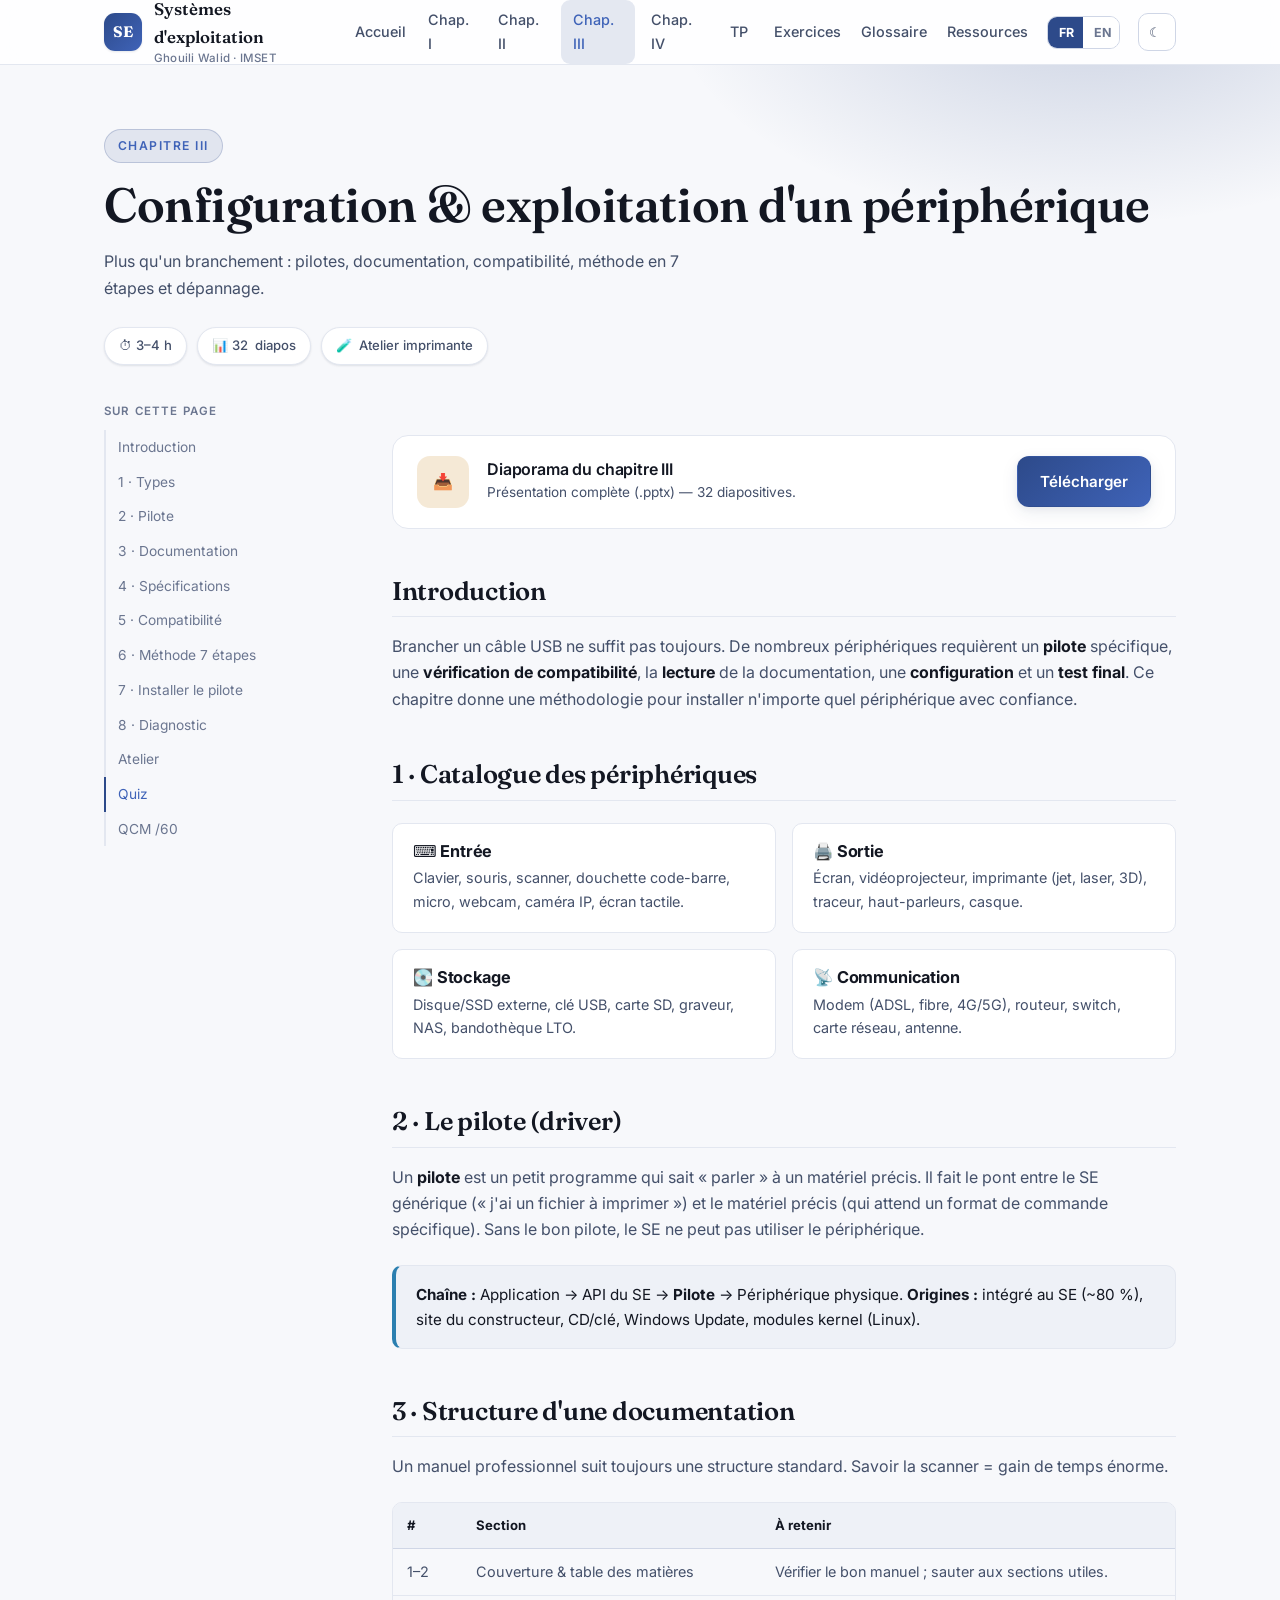
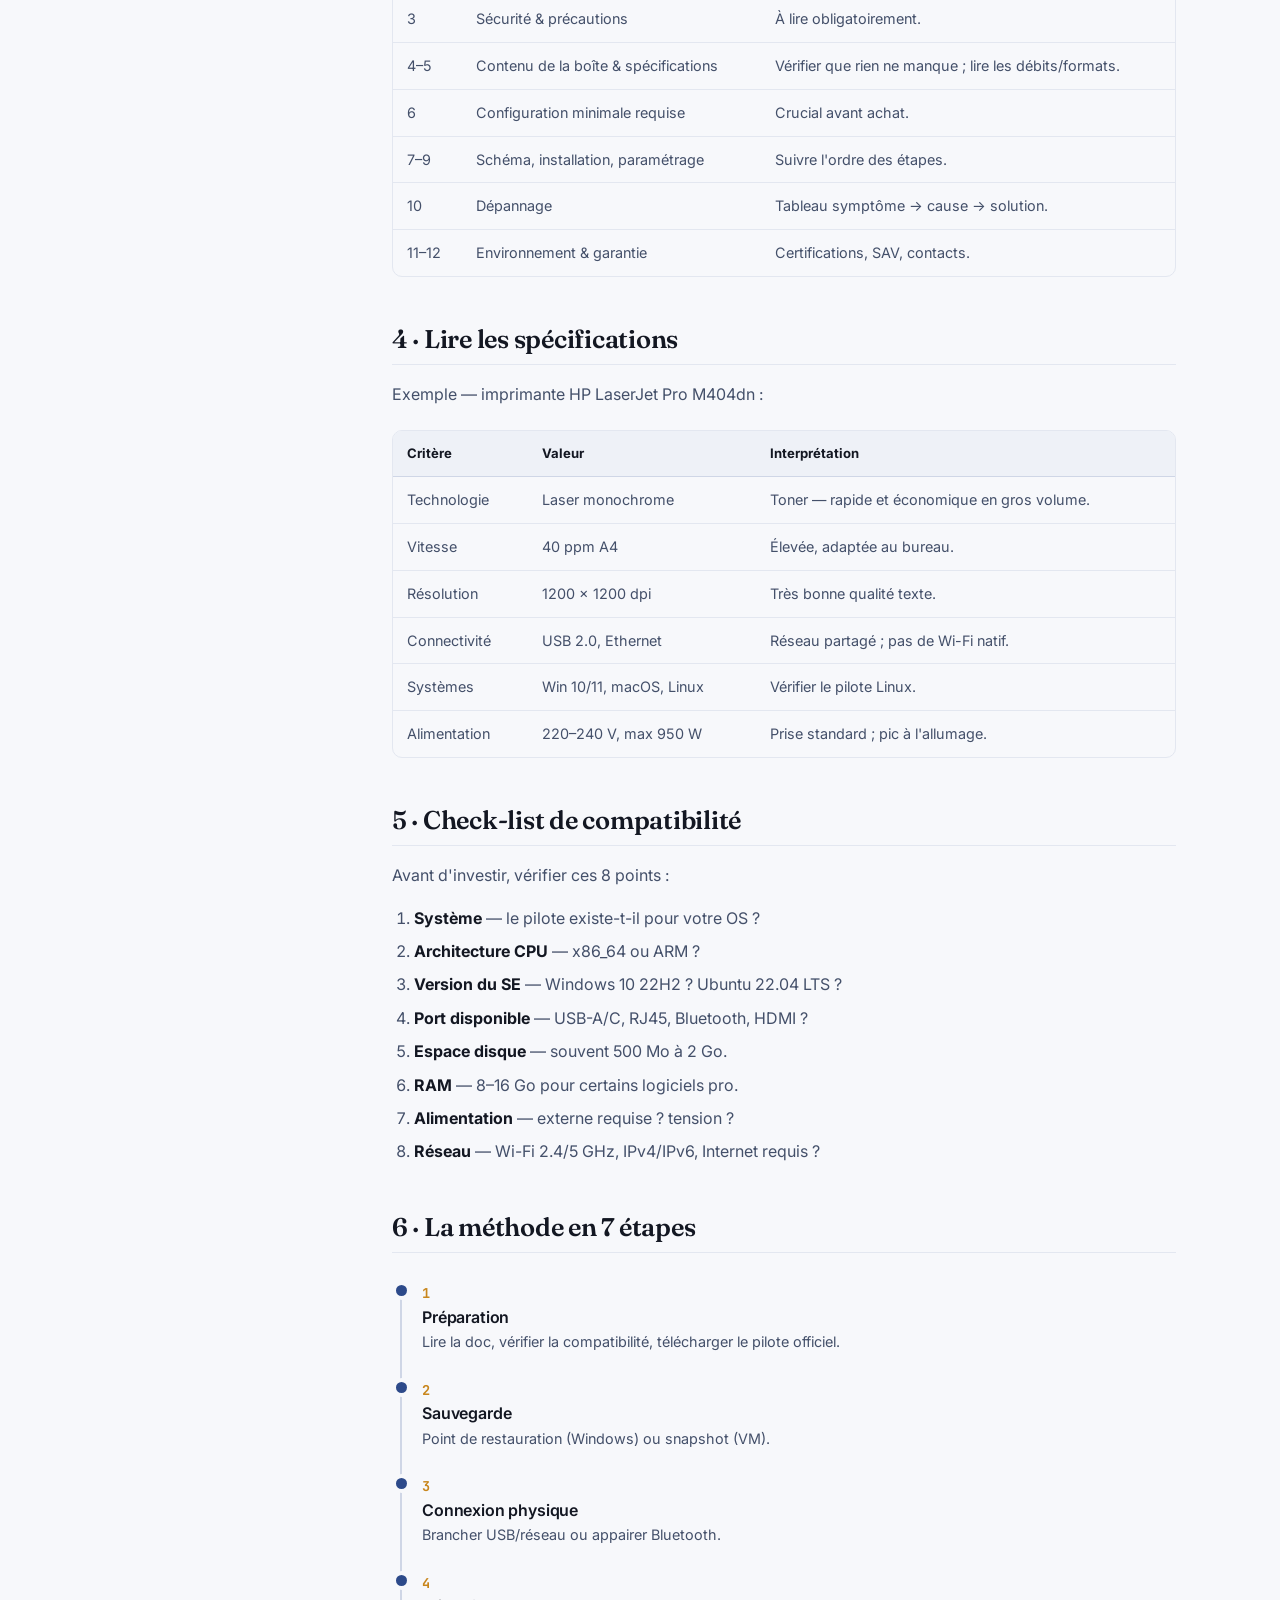
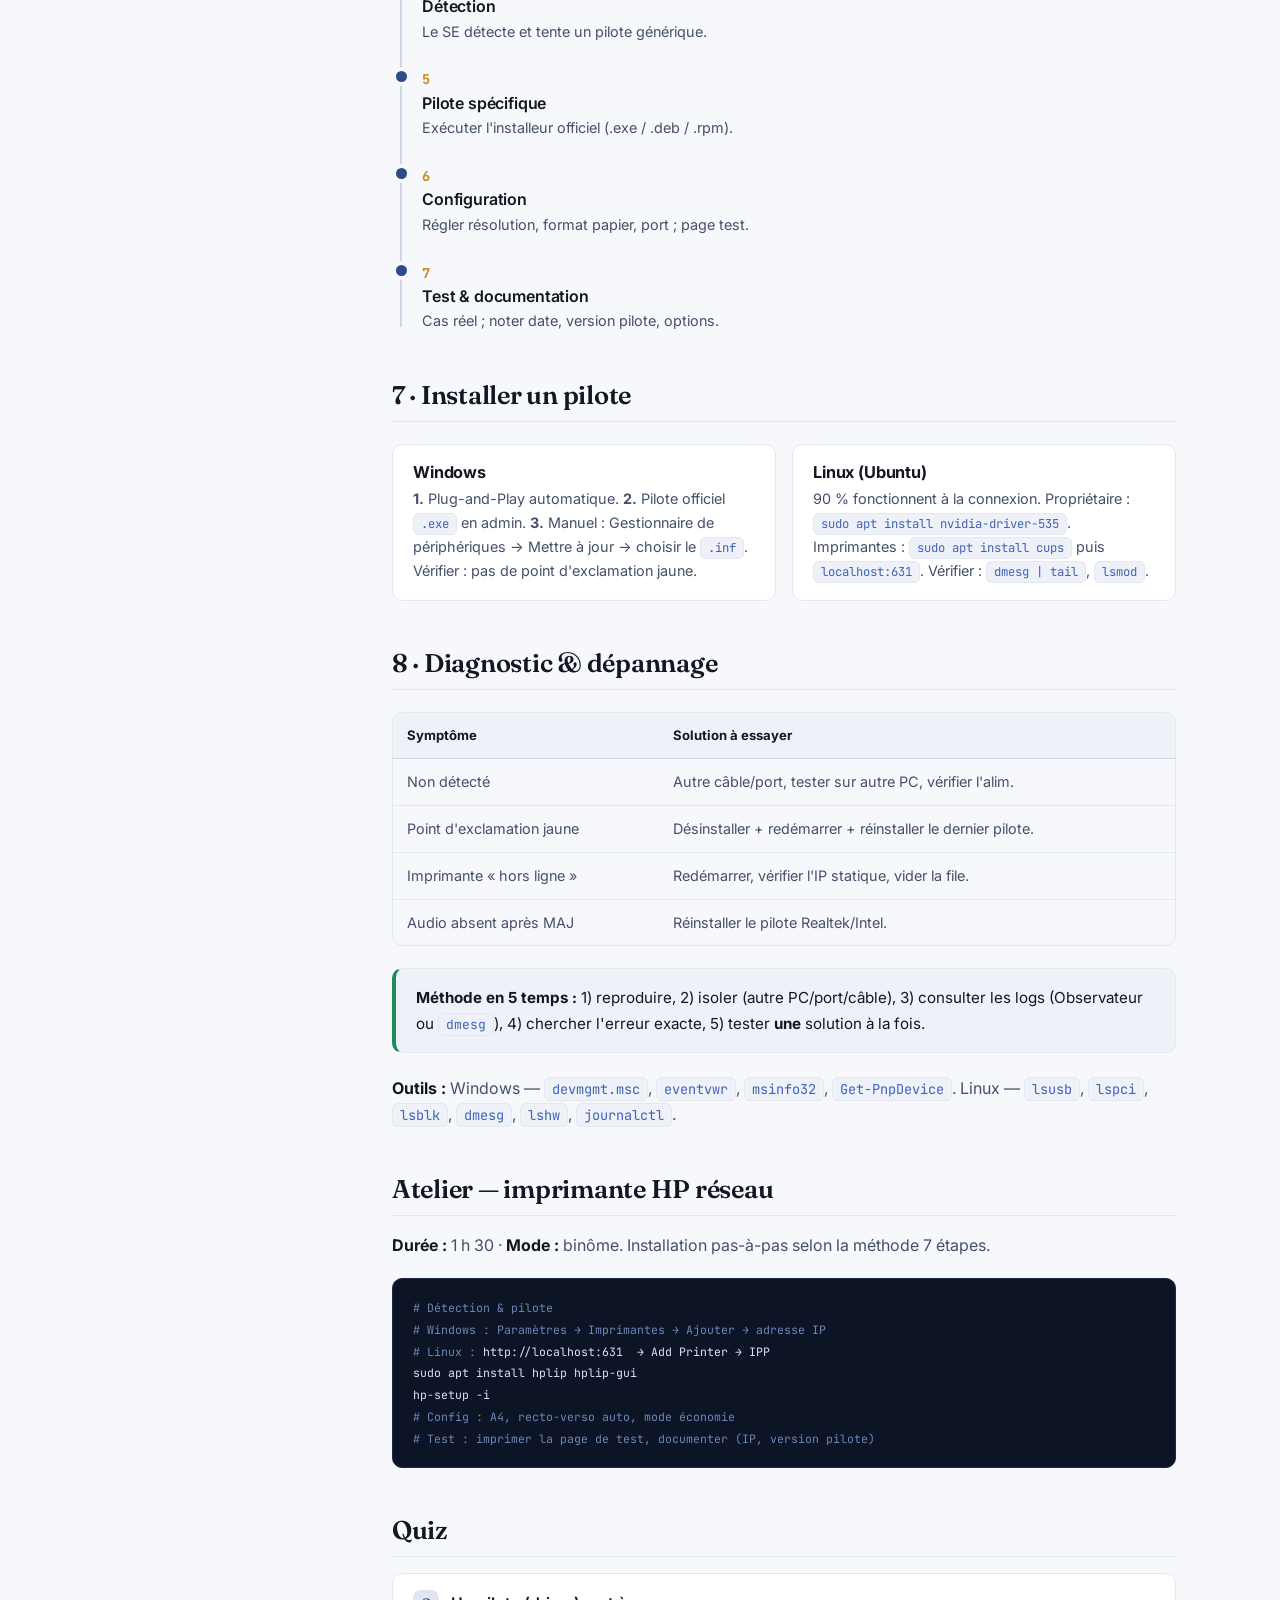
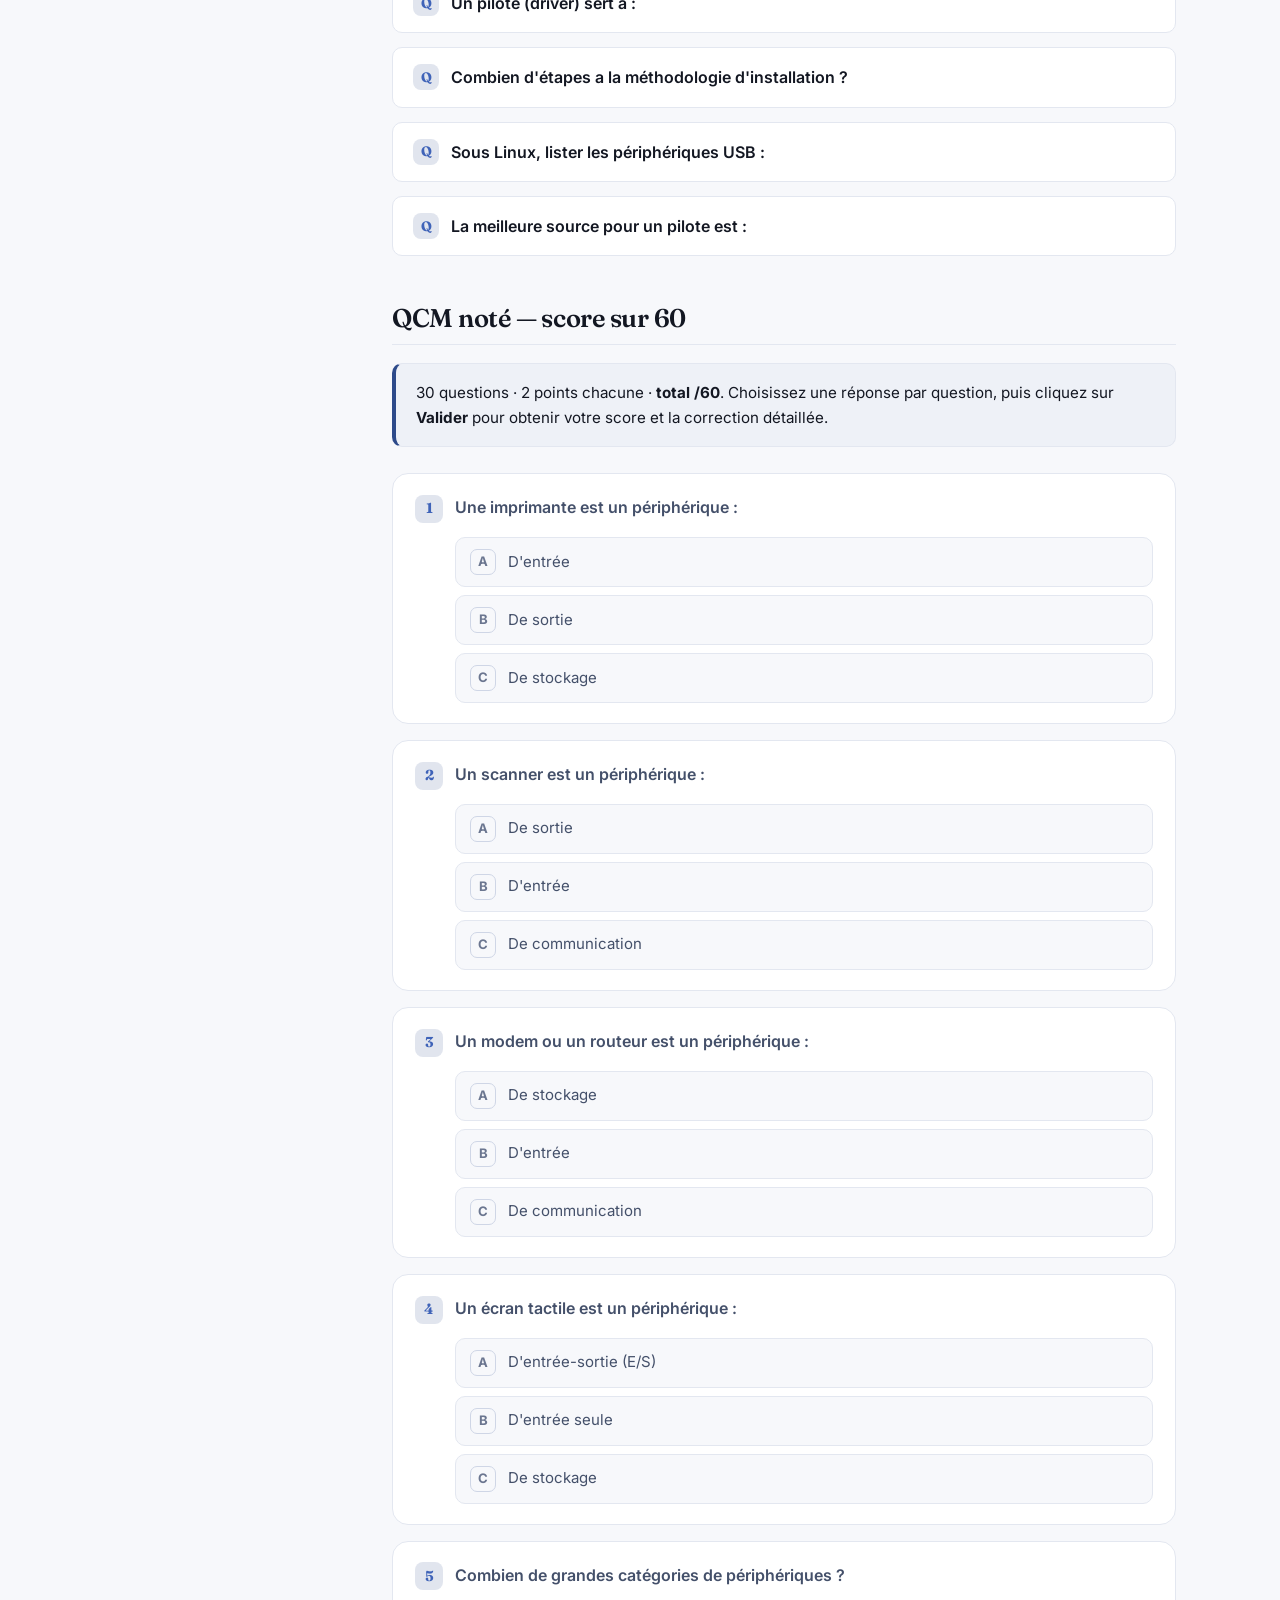
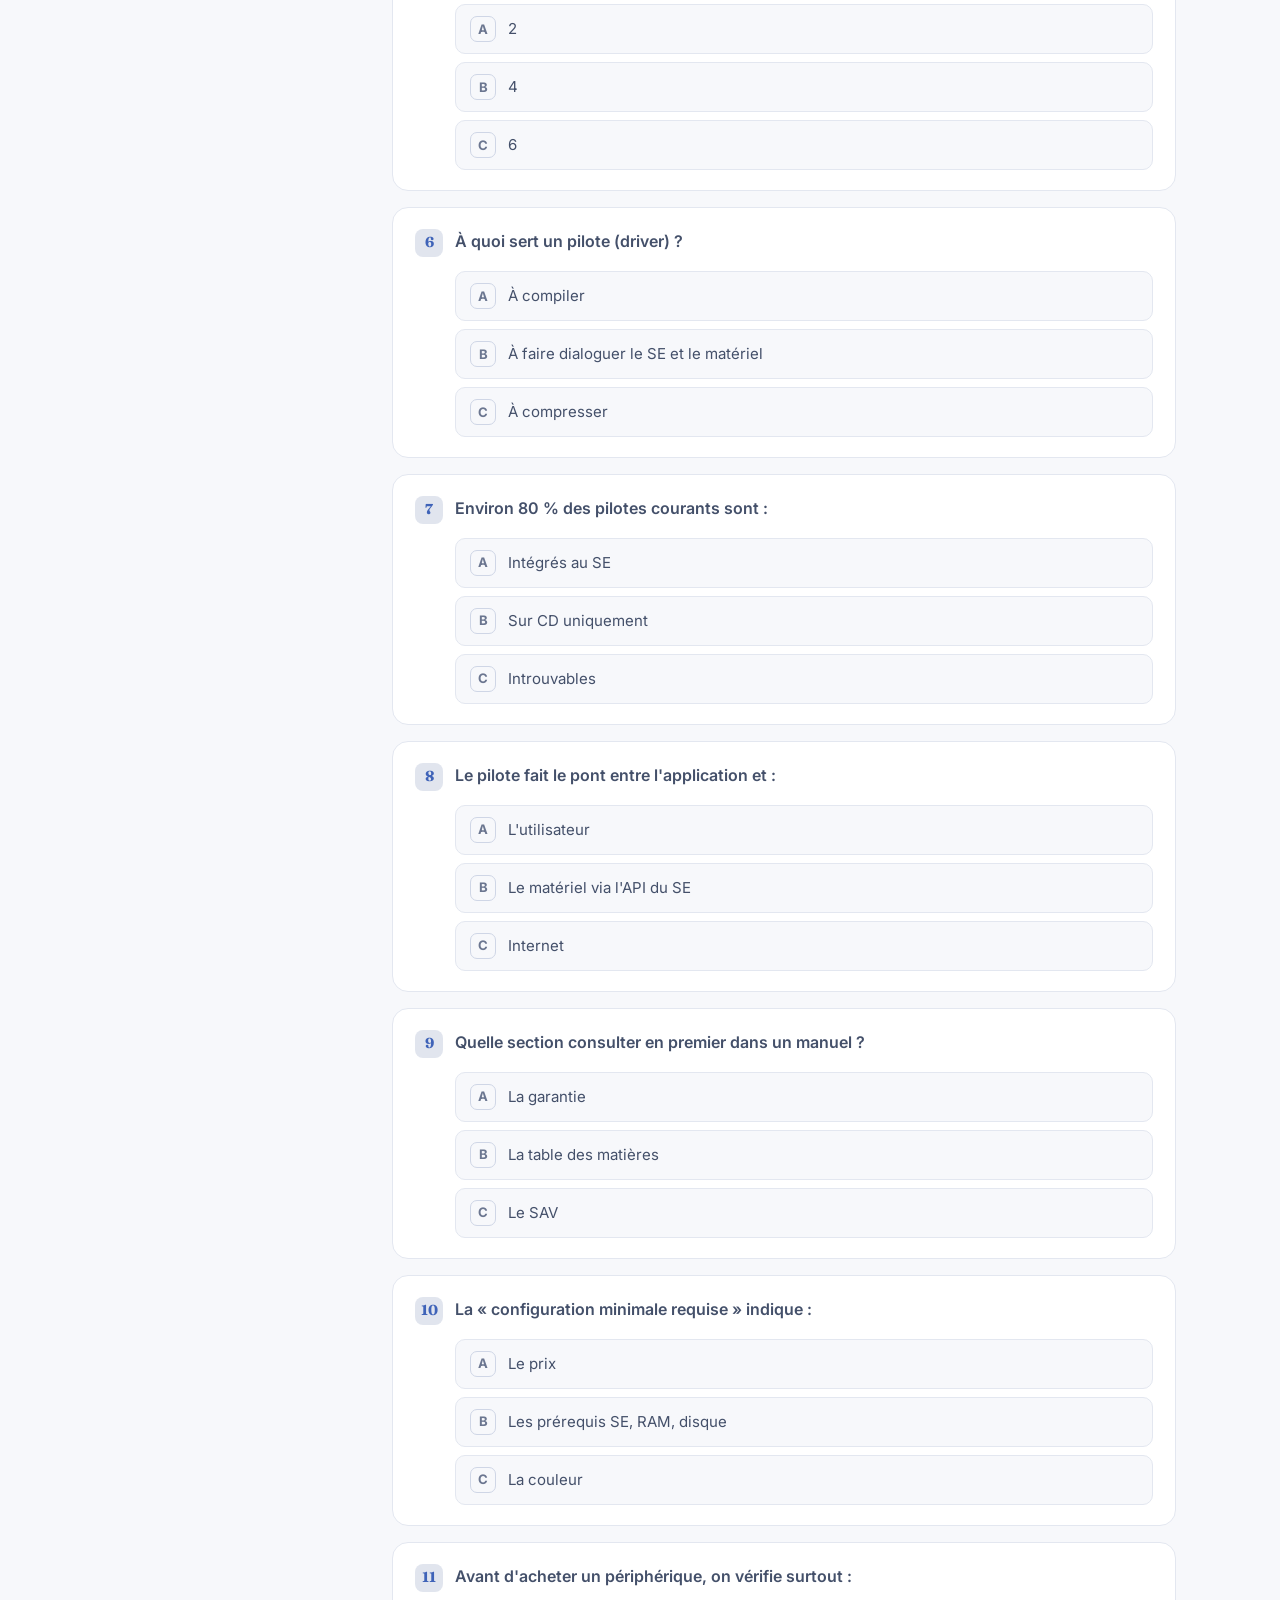
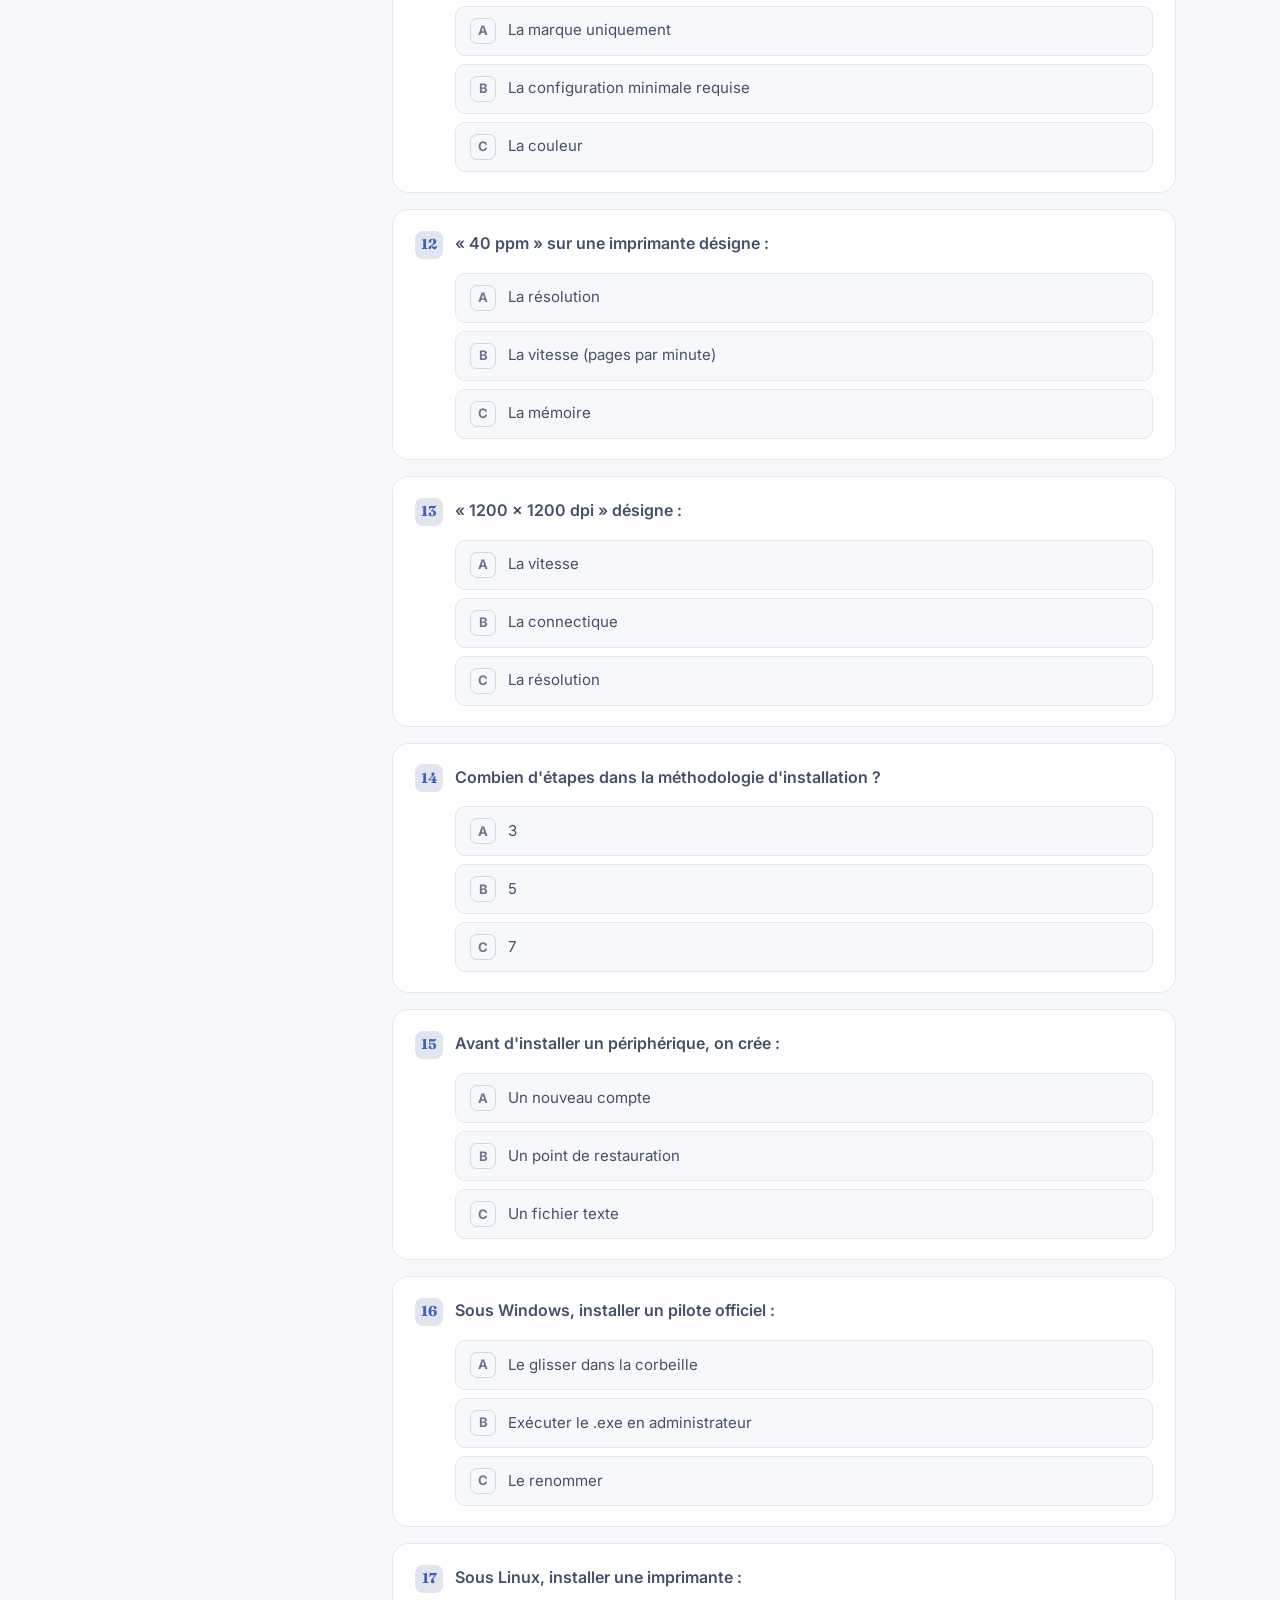
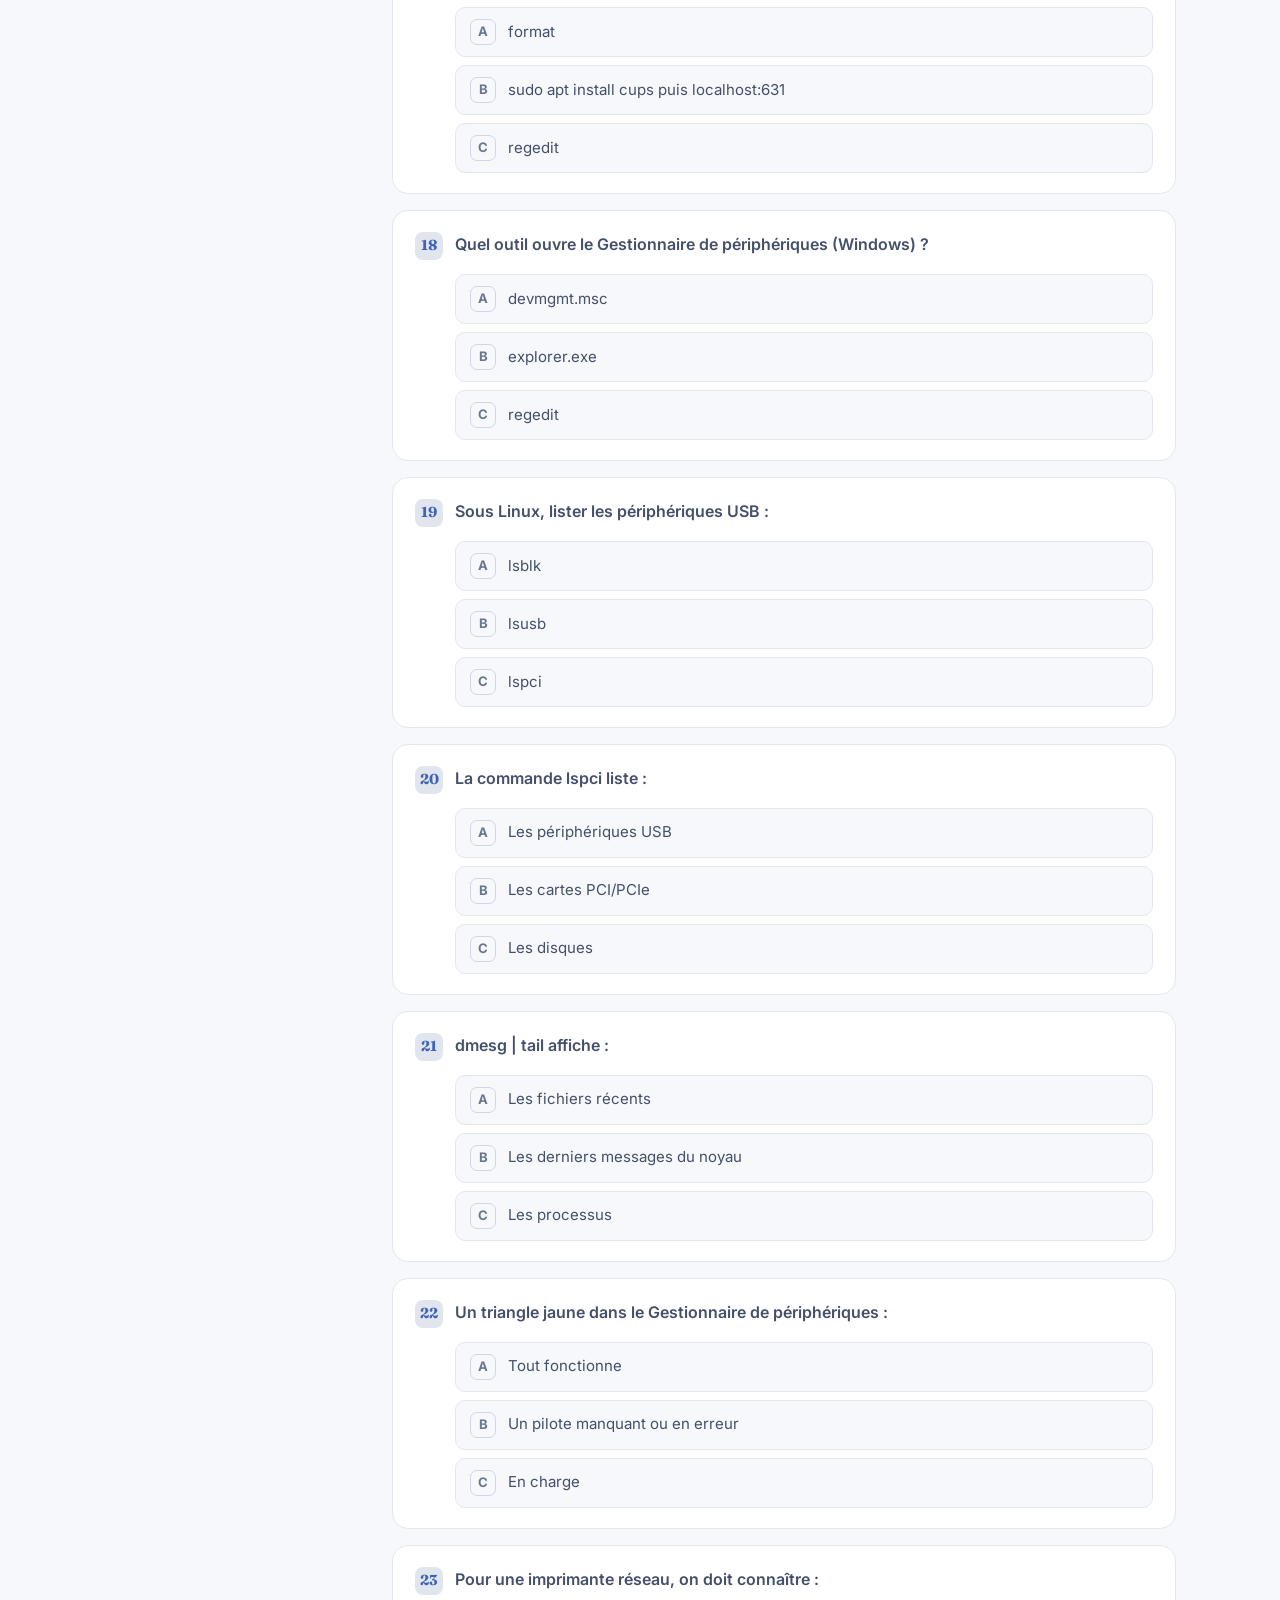
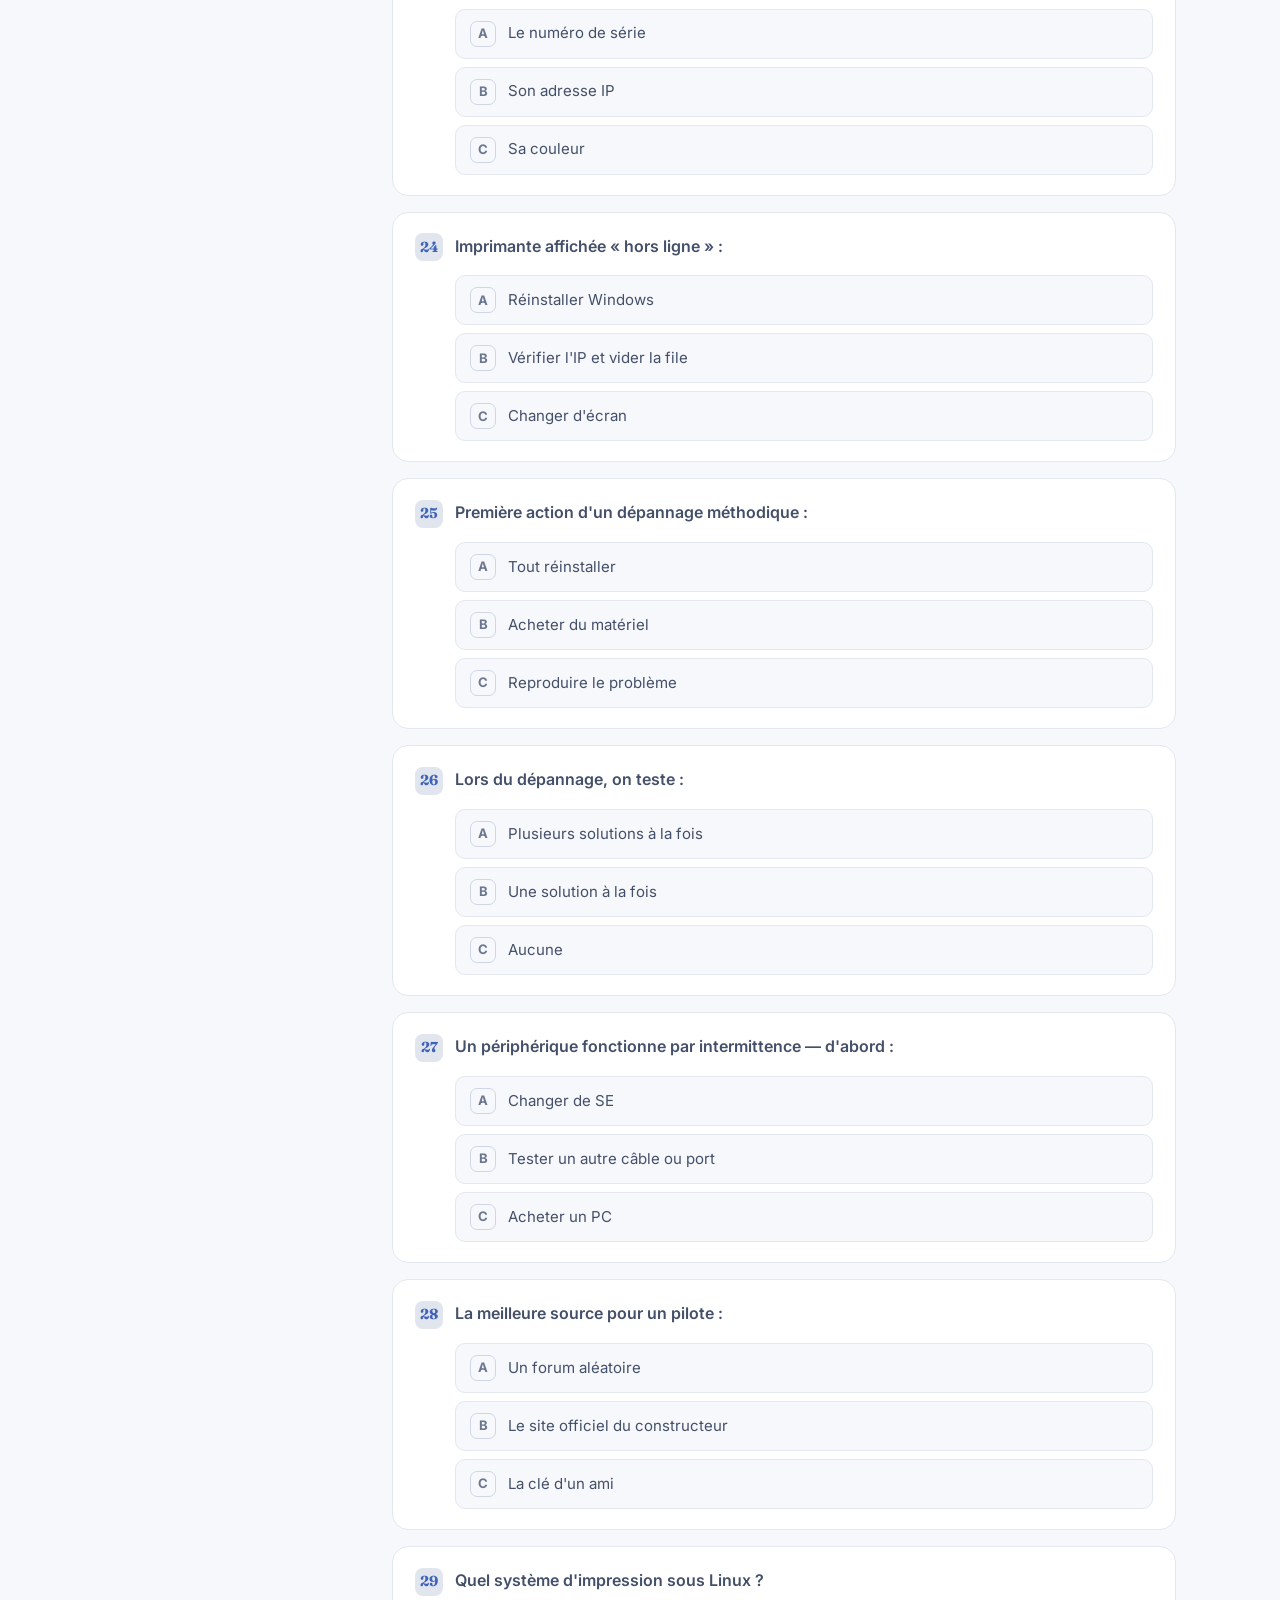
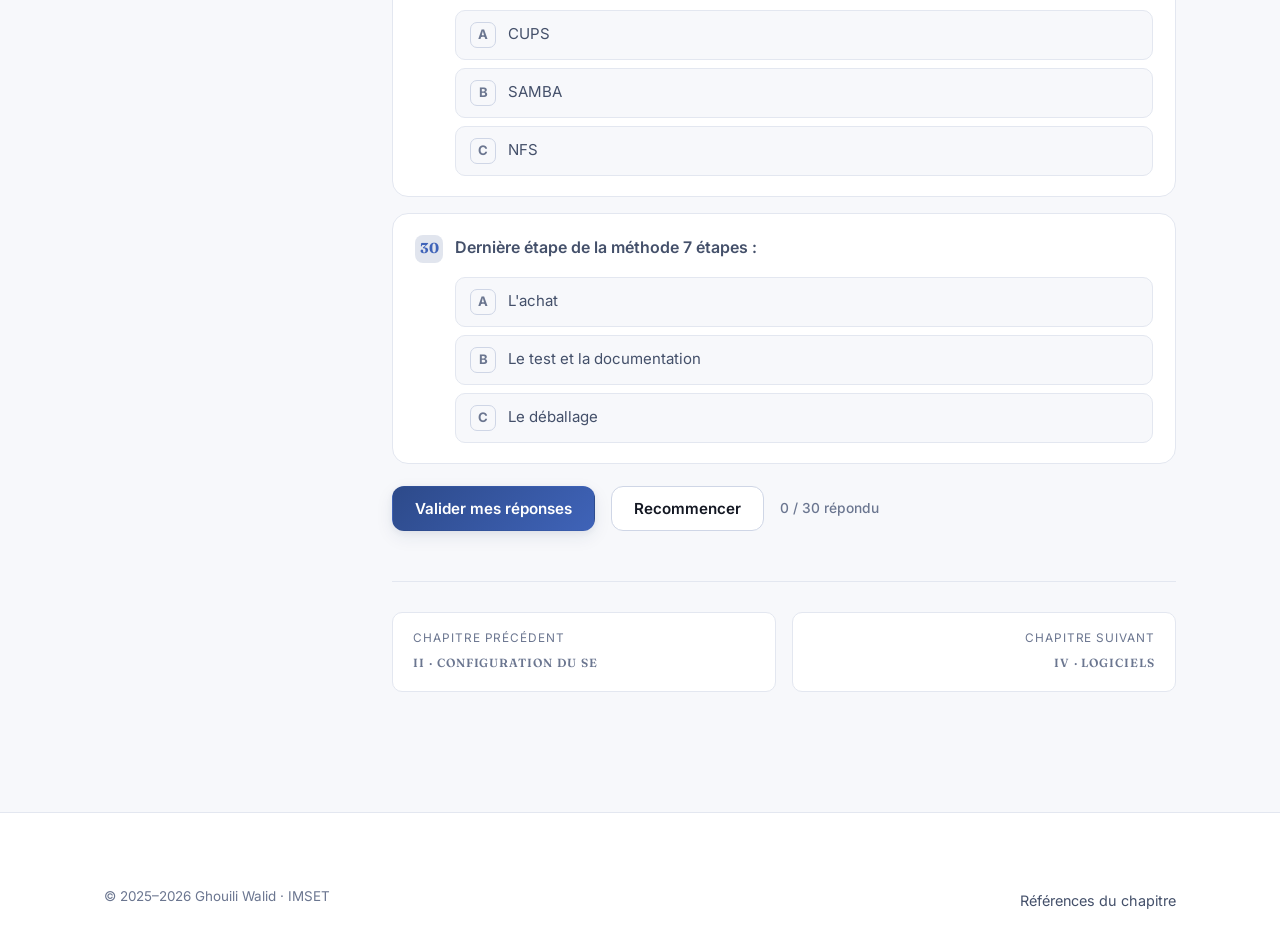
<file: chapitre-3.html>
<!DOCTYPE html>
<html lang="fr" data-lang="fr">
<head>
<meta charset="UTF-8">
<meta name="viewport" content="width=device-width, initial-scale=1.0">
<title>Chapitre III — Configuration d'un périphérique | Systèmes d'exploitation</title>
<meta name="description" content="Types de périphériques, pilotes, documentation technique, vérification de compatibilité, méthode en 7 étapes et diagnostic des pannes.">
<link rel="preconnect" href="https://fonts.googleapis.com"><link rel="preconnect" href="https://fonts.gstatic.com" crossorigin>
<link href="https://fonts.googleapis.com/css2?family=Fraunces:opsz,wght@9..144,500;9..144,600&family=Inter:wght@400;500;600;700&family=JetBrains+Mono:wght@400;700&display=swap" rel="stylesheet">
<link rel="stylesheet" href="assets/style.css">
<link rel="icon" href="data:image/svg+xml,<svg xmlns='http://www.w3.org/2000/svg' viewBox='0 0 100 100'><rect width='100' height='100' rx='22' fill='%232d4a8a'/><text x='50' y='68' font-size='52' font-family='Georgia' fill='white' text-anchor='middle' font-weight='600'>SE</text></svg>">
</head>
<body>
<header class="topbar"><div class="wrap topbar-inner">
  <a href="index.html" class="brand-logo"><span class="brand-mark">SE</span><span>Systèmes d'exploitation<span class="brand-sub">Ghouili Walid · IMSET</span></span></a>
  <nav class="nav">
    <a href="index.html"><span class="fr">Accueil</span><span class="en">Home</span></a>
    <a href="chapitre-1.html">Chap. I</a><a href="chapitre-2.html">Chap. II</a><a href="chapitre-3.html" class="active">Chap. III</a><a href="chapitre-4.html">Chap. IV</a>
    <a href="travaux-pratiques.html">TP</a><a href="exercices.html"><span class="fr">Exercices</span><span class="en">Exercises</span></a><a href="glossaire.html"><span class="fr">Glossaire</span><span class="en">Glossary</span></a><a href="ressources.html"><span class="fr">Ressources</span><span class="en">Resources</span></a>
  </nav>
  <div class="lang-toggle"><button data-lang-btn="fr">FR</button><button data-lang-btn="en">EN</button></div>
  <button class="toolbtn" data-theme-toggle>☾</button><button class="toolbtn menu-btn" data-menu>☰</button>
</div></header>

<div class="lesson-head"><div class="wrap">
  <span class="eyebrow"><span class="fr">Chapitre III</span><span class="en">Chapter III</span></span>
  <h1><span class="fr">Configuration &amp; exploitation d'un périphérique</span><span class="en">Configuring &amp; operating a peripheral</span></h1>
  <p class="lead" style="max-width:60ch"><span class="fr">Plus qu'un branchement : pilotes, documentation, compatibilité, méthode en 7 étapes et dépannage.</span><span class="en">More than plugging in: drivers, documentation, compatibility, the 7-step method and troubleshooting.</span></p>
  <div class="hero-meta"><span class="chip">⏱ 3–4 h</span><span class="chip">📊 32 <span class="fr">diapos</span><span class="en">slides</span></span><span class="chip">🧪 <span class="fr">Atelier imprimante</span><span class="en">Printer lab</span></span></div>
</div></div>

<div class="wrap"><div class="lesson-layout">
  <aside class="toc">
    <h4><span class="fr">Sur cette page</span><span class="en">On this page</span></h4>
    <a href="#intro">Introduction</a>
    <a href="#types"><span class="fr">1 · Types</span><span class="en">1 · Types</span></a>
    <a href="#pilote"><span class="fr">2 · Pilote</span><span class="en">2 · Driver</span></a>
    <a href="#doc"><span class="fr">3 · Documentation</span><span class="en">3 · Documentation</span></a>
    <a href="#specs"><span class="fr">4 · Spécifications</span><span class="en">4 · Specifications</span></a>
    <a href="#compat"><span class="fr">5 · Compatibilité</span><span class="en">5 · Compatibility</span></a>
    <a href="#methode"><span class="fr">6 · Méthode 7 étapes</span><span class="en">6 · 7-step method</span></a>
    <a href="#installer"><span class="fr">7 · Installer le pilote</span><span class="en">7 · Install the driver</span></a>
    <a href="#diagnostic"><span class="fr">8 · Diagnostic</span><span class="en">8 · Diagnosis</span></a>
    <a href="#atelier"><span class="fr">Atelier</span><span class="en">Lab</span></a>
    <a href="#quiz">Quiz</a>
    <a href="#qcm">QCM /60</a>
  </aside>

  <article class="lesson-body">
    <div class="dl-card"><div class="dl-ic">📥</div><div class="grow"><h4><span class="fr">Diaporama du chapitre III</span><span class="en">Chapter III slide deck</span></h4><p><span class="fr">Présentation complète (.pptx) — 32 diapositives.</span><span class="en">Full presentation (.pptx) — 32 slides.</span></p></div><a class="btn btn-primary" href="slides/ICML_Chapitre_3_Configuration_Peripherique.pptx" download><span class="fr">Télécharger</span><span class="en">Download</span></a></div>

    <h2 id="intro">Introduction</h2>
    <p><span class="fr">Brancher un câble USB ne suffit pas toujours. De nombreux périphériques requièrent un <strong>pilote</strong> spécifique, une <strong>vérification de compatibilité</strong>, la <strong>lecture</strong> de la documentation, une <strong>configuration</strong> et un <strong>test final</strong>. Ce chapitre donne une méthodologie pour installer n'importe quel périphérique avec confiance.</span><span class="en">Plugging in a USB cable is not always enough. Many peripherals require a specific <strong>driver</strong>, a <strong>compatibility check</strong>, <strong>reading</strong> the documentation, a <strong>configuration</strong> step and a <strong>final test</strong>. This chapter gives a methodology to install any peripheral with confidence.</span></p>

    <h2 id="types"><span class="fr">1 · Catalogue des périphériques</span><span class="en">1 · Peripheral catalogue</span></h2>
    <div class="feat-grid grid-2" style="grid-template-columns:1fr 1fr">
      <div class="feat"><h4>⌨️ <span class="fr">Entrée</span><span class="en">Input</span></h4><p><span class="fr">Clavier, souris, scanner, douchette code-barre, micro, webcam, caméra IP, écran tactile.</span><span class="en">Keyboard, mouse, scanner, barcode reader, microphone, webcam, IP camera, touchscreen.</span></p></div>
      <div class="feat"><h4>🖨️ <span class="fr">Sortie</span><span class="en">Output</span></h4><p><span class="fr">Écran, vidéoprojecteur, imprimante (jet, laser, 3D), traceur, haut-parleurs, casque.</span><span class="en">Screen, projector, printer (inkjet, laser, 3D), plotter, speakers, headset.</span></p></div>
      <div class="feat"><h4>💽 <span class="fr">Stockage</span><span class="en">Storage</span></h4><p><span class="fr">Disque/SSD externe, clé USB, carte SD, graveur, NAS, bandothèque LTO.</span><span class="en">External disk/SSD, USB stick, SD card, burner, NAS, LTO library.</span></p></div>
      <div class="feat"><h4>📡 <span class="fr">Communication</span><span class="en">Communication</span></h4><p><span class="fr">Modem (ADSL, fibre, 4G/5G), routeur, switch, carte réseau, antenne.</span><span class="en">Modem (ADSL, fibre, 4G/5G), router, switch, network card, antenna.</span></p></div>
    </div>

    <h2 id="pilote"><span class="fr">2 · Le pilote (driver)</span><span class="en">2 · The driver</span></h2>
    <p><span class="fr">Un <strong>pilote</strong> est un petit programme qui sait « parler » à un matériel précis. Il fait le pont entre le SE générique (« j'ai un fichier à imprimer ») et le matériel précis (qui attend un format de commande spécifique). Sans le bon pilote, le SE ne peut pas utiliser le périphérique.</span><span class="en">A <strong>driver</strong> is a small program that knows how to "speak" to a specific piece of hardware. It bridges the generic OS ("I have a file to print") and the precise device (which expects a specific command format). Without the right driver, the OS cannot use the peripheral.</span></p>
    <div class="callout callout-note"><span class="fr"><b>Chaîne :</b> Application → API du SE → <b>Pilote</b> → Périphérique physique. <b>Origines :</b> intégré au SE (~80 %), site du constructeur, CD/clé, Windows Update, modules kernel (Linux).</span><span class="en"><b>Chain:</b> Application → OS API → <b>Driver</b> → Physical device. <b>Sources:</b> built into the OS (~80%), maker's website, CD/USB, Windows Update, kernel modules (Linux).</span></div>

    <h2 id="doc"><span class="fr">3 · Structure d'une documentation</span><span class="en">3 · Structure of a manual</span></h2>
    <p><span class="fr">Un manuel professionnel suit toujours une structure standard. Savoir la scanner = gain de temps énorme.</span><span class="en">A professional manual always follows a standard structure. Knowing how to scan it saves a great deal of time.</span></p>
    <div class="tbl-wrap"><table class="data">
      <thead><tr><th>#</th><th>Section</th><th><span class="fr">À retenir</span><span class="en">Key point</span></th></tr></thead>
      <tbody>
        <tr><td>1–2</td><td><span class="fr">Couverture &amp; table des matières</span><span class="en">Cover &amp; table of contents</span></td><td><span class="fr">Vérifier le bon manuel ; sauter aux sections utiles.</span><span class="en">Confirm the right manual; jump to useful sections.</span></td></tr>
        <tr><td>3</td><td><span class="fr">Sécurité &amp; précautions</span><span class="en">Safety &amp; precautions</span></td><td><span class="fr">À lire obligatoirement.</span><span class="en">Must be read.</span></td></tr>
        <tr><td>4–5</td><td><span class="fr">Contenu de la boîte &amp; spécifications</span><span class="en">Box contents &amp; specs</span></td><td><span class="fr">Vérifier que rien ne manque ; lire les débits/formats.</span><span class="en">Check nothing is missing; read rates/formats.</span></td></tr>
        <tr><td>6</td><td><span class="fr">Configuration minimale requise</span><span class="en">Minimum requirements</span></td><td><span class="fr">Crucial avant achat.</span><span class="en">Crucial before buying.</span></td></tr>
        <tr><td>7–9</td><td><span class="fr">Schéma, installation, paramétrage</span><span class="en">Diagram, install, setup</span></td><td><span class="fr">Suivre l'ordre des étapes.</span><span class="en">Follow the step order.</span></td></tr>
        <tr><td>10</td><td><span class="fr">Dépannage</span><span class="en">Troubleshooting</span></td><td><span class="fr">Tableau symptôme → cause → solution.</span><span class="en">Symptom → cause → fix table.</span></td></tr>
        <tr><td>11–12</td><td><span class="fr">Environnement &amp; garantie</span><span class="en">Environment &amp; warranty</span></td><td><span class="fr">Certifications, SAV, contacts.</span><span class="en">Certifications, support, contacts.</span></td></tr>
      </tbody>
    </table></div>

    <h2 id="specs"><span class="fr">4 · Lire les spécifications</span><span class="en">4 · Reading specifications</span></h2>
    <p><span class="fr">Exemple — imprimante HP LaserJet Pro M404dn :</span><span class="en">Example — HP LaserJet Pro M404dn printer:</span></p>
    <div class="tbl-wrap"><table class="data">
      <thead><tr><th><span class="fr">Critère</span><span class="en">Criterion</span></th><th><span class="fr">Valeur</span><span class="en">Value</span></th><th><span class="fr">Interprétation</span><span class="en">Interpretation</span></th></tr></thead>
      <tbody>
        <tr><td><span class="fr">Technologie</span><span class="en">Technology</span></td><td><span class="fr">Laser monochrome</span><span class="en">Monochrome laser</span></td><td><span class="fr">Toner — rapide et économique en gros volume.</span><span class="en">Toner — fast and economical at high volume.</span></td></tr>
        <tr><td><span class="fr">Vitesse</span><span class="en">Speed</span></td><td>40 ppm A4</td><td><span class="fr">Élevée, adaptée au bureau.</span><span class="en">High, suited to an office.</span></td></tr>
        <tr><td><span class="fr">Résolution</span><span class="en">Resolution</span></td><td>1200 × 1200 dpi</td><td><span class="fr">Très bonne qualité texte.</span><span class="en">Very good text quality.</span></td></tr>
        <tr><td><span class="fr">Connectivité</span><span class="en">Connectivity</span></td><td>USB 2.0, Ethernet</td><td><span class="fr">Réseau partagé ; pas de Wi-Fi natif.</span><span class="en">Shared network; no native Wi-Fi.</span></td></tr>
        <tr><td><span class="fr">Systèmes</span><span class="en">Systems</span></td><td>Win 10/11, macOS, Linux</td><td><span class="fr">Vérifier le pilote Linux.</span><span class="en">Check the Linux driver.</span></td></tr>
        <tr><td><span class="fr">Alimentation</span><span class="en">Power</span></td><td>220–240 V, max 950 W</td><td><span class="fr">Prise standard ; pic à l'allumage.</span><span class="en">Standard outlet; spike at power-on.</span></td></tr>
      </tbody>
    </table></div>

    <h2 id="compat"><span class="fr">5 · Check-list de compatibilité</span><span class="en">5 · Compatibility checklist</span></h2>
    <p><span class="fr">Avant d'investir, vérifier ces 8 points :</span><span class="en">Before investing, check these 8 points:</span></p>
    <ol>
      <li><span class="fr"><strong>Système</strong> — le pilote existe-t-il pour votre OS ?</span><span class="en"><strong>OS</strong> — does the driver exist for your OS?</span></li>
      <li><span class="fr"><strong>Architecture CPU</strong> — x86_64 ou ARM ?</span><span class="en"><strong>CPU architecture</strong> — x86_64 or ARM?</span></li>
      <li><span class="fr"><strong>Version du SE</strong> — Windows 10 22H2 ? Ubuntu 22.04 LTS ?</span><span class="en"><strong>OS version</strong> — Windows 10 22H2? Ubuntu 22.04 LTS?</span></li>
      <li><span class="fr"><strong>Port disponible</strong> — USB-A/C, RJ45, Bluetooth, HDMI ?</span><span class="en"><strong>Available port</strong> — USB-A/C, RJ45, Bluetooth, HDMI?</span></li>
      <li><span class="fr"><strong>Espace disque</strong> — souvent 500 Mo à 2 Go.</span><span class="en"><strong>Disk space</strong> — often 500 MB to 2 GB.</span></li>
      <li><span class="fr"><strong>RAM</strong> — 8–16 Go pour certains logiciels pro.</span><span class="en"><strong>RAM</strong> — 8–16 GB for some pro software.</span></li>
      <li><span class="fr"><strong>Alimentation</strong> — externe requise ? tension ?</span><span class="en"><strong>Power</strong> — external supply needed? voltage?</span></li>
      <li><span class="fr"><strong>Réseau</strong> — Wi-Fi 2.4/5 GHz, IPv4/IPv6, Internet requis ?</span><span class="en"><strong>Network</strong> — Wi-Fi 2.4/5 GHz, IPv4/IPv6, Internet needed?</span></li>
    </ol>

    <h2 id="methode"><span class="fr">6 · La méthode en 7 étapes</span><span class="en">6 · The 7-step method</span></h2>
    <div class="timeline">
      <div class="tl-item"><span class="yr">1</span><h4><span class="fr">Préparation</span><span class="en">Preparation</span></h4><p><span class="fr">Lire la doc, vérifier la compatibilité, télécharger le pilote officiel.</span><span class="en">Read the docs, check compatibility, download the official driver.</span></p></div>
      <div class="tl-item"><span class="yr">2</span><h4><span class="fr">Sauvegarde</span><span class="en">Backup</span></h4><p><span class="fr">Point de restauration (Windows) ou snapshot (VM).</span><span class="en">Restore point (Windows) or snapshot (VM).</span></p></div>
      <div class="tl-item"><span class="yr">3</span><h4><span class="fr">Connexion physique</span><span class="en">Physical connection</span></h4><p><span class="fr">Brancher USB/réseau ou appairer Bluetooth.</span><span class="en">Plug in USB/network or pair Bluetooth.</span></p></div>
      <div class="tl-item"><span class="yr">4</span><h4><span class="fr">Détection</span><span class="en">Detection</span></h4><p><span class="fr">Le SE détecte et tente un pilote générique.</span><span class="en">The OS detects and tries a generic driver.</span></p></div>
      <div class="tl-item"><span class="yr">5</span><h4><span class="fr">Pilote spécifique</span><span class="en">Specific driver</span></h4><p><span class="fr">Exécuter l'installeur officiel (.exe / .deb / .rpm).</span><span class="en">Run the official installer (.exe / .deb / .rpm).</span></p></div>
      <div class="tl-item"><span class="yr">6</span><h4><span class="fr">Configuration</span><span class="en">Configuration</span></h4><p><span class="fr">Régler résolution, format papier, port ; page test.</span><span class="en">Set resolution, paper size, port; test page.</span></p></div>
      <div class="tl-item"><span class="yr">7</span><h4><span class="fr">Test &amp; documentation</span><span class="en">Test &amp; documentation</span></h4><p><span class="fr">Cas réel ; noter date, version pilote, options.</span><span class="en">Real-world use; record date, driver version, options.</span></p></div>
    </div>

    <h2 id="installer"><span class="fr">7 · Installer un pilote</span><span class="en">7 · Installing a driver</span></h2>
    <div class="feat-grid grid-2" style="grid-template-columns:1fr 1fr">
      <div class="feat"><h4>Windows</h4><p><span class="fr"><b>1.</b> Plug-and-Play automatique. <b>2.</b> Pilote officiel <code>.exe</code> en admin. <b>3.</b> Manuel : Gestionnaire de périphériques → Mettre à jour → choisir le <code>.inf</code>. Vérifier : pas de point d'exclamation jaune.</span><span class="en"><b>1.</b> Automatic Plug-and-Play. <b>2.</b> Official <code>.exe</code> as admin. <b>3.</b> Manual: Device Manager → Update → pick the <code>.inf</code>. Check: no yellow warning mark.</span></p></div>
      <div class="feat"><h4>Linux (Ubuntu)</h4><p><span class="fr">90 % fonctionnent à la connexion. Propriétaire : <code>sudo apt install nvidia-driver-535</code>. Imprimantes : <code>sudo apt install cups</code> puis <code>localhost:631</code>. Vérifier : <code>dmesg | tail</code>, <code>lsmod</code>.</span><span class="en">90% work on connection. Proprietary: <code>sudo apt install nvidia-driver-535</code>. Printers: <code>sudo apt install cups</code> then <code>localhost:631</code>. Check: <code>dmesg | tail</code>, <code>lsmod</code>.</span></p></div>
    </div>

    <h2 id="diagnostic"><span class="fr">8 · Diagnostic &amp; dépannage</span><span class="en">8 · Diagnosis &amp; troubleshooting</span></h2>
    <div class="tbl-wrap"><table class="data">
      <thead><tr><th><span class="fr">Symptôme</span><span class="en">Symptom</span></th><th><span class="fr">Solution à essayer</span><span class="en">Fix to try</span></th></tr></thead>
      <tbody>
        <tr><td><span class="fr">Non détecté</span><span class="en">Not detected</span></td><td><span class="fr">Autre câble/port, tester sur autre PC, vérifier l'alim.</span><span class="en">Another cable/port, test on another PC, check power.</span></td></tr>
        <tr><td><span class="fr">Point d'exclamation jaune</span><span class="en">Yellow warning mark</span></td><td><span class="fr">Désinstaller + redémarrer + réinstaller le dernier pilote.</span><span class="en">Uninstall + reboot + reinstall the latest driver.</span></td></tr>
        <tr><td><span class="fr">Imprimante « hors ligne »</span><span class="en">Printer "offline"</span></td><td><span class="fr">Redémarrer, vérifier l'IP statique, vider la file.</span><span class="en">Reboot, check static IP, clear the queue.</span></td></tr>
        <tr><td><span class="fr">Audio absent après MAJ</span><span class="en">No audio after update</span></td><td><span class="fr">Réinstaller le pilote Realtek/Intel.</span><span class="en">Reinstall the Realtek/Intel driver.</span></td></tr>
      </tbody>
    </table></div>
    <div class="callout callout-key"><span class="fr"><b>Méthode en 5 temps :</b> 1) reproduire, 2) isoler (autre PC/port/câble), 3) consulter les logs (Observateur ou <code>dmesg</code>), 4) chercher l'erreur exacte, 5) tester <b>une</b> solution à la fois.</span><span class="en"><b>5-step method:</b> 1) reproduce, 2) isolate (other PC/port/cable), 3) check logs (Event Viewer or <code>dmesg</code>), 4) search the exact error, 5) test <b>one</b> fix at a time.</span></div>
    <p><span class="fr"><strong>Outils :</strong> Windows — <code>devmgmt.msc</code>, <code>eventvwr</code>, <code>msinfo32</code>, <code>Get-PnpDevice</code>. Linux — <code>lsusb</code>, <code>lspci</code>, <code>lsblk</code>, <code>dmesg</code>, <code>lshw</code>, <code>journalctl</code>.</span><span class="en"><strong>Tools:</strong> Windows — <code>devmgmt.msc</code>, <code>eventvwr</code>, <code>msinfo32</code>, <code>Get-PnpDevice</code>. Linux — <code>lsusb</code>, <code>lspci</code>, <code>lsblk</code>, <code>dmesg</code>, <code>lshw</code>, <code>journalctl</code>.</span></p>

    <h2 id="atelier"><span class="fr">Atelier — imprimante HP réseau</span><span class="en">Lab — HP network printer</span></h2>
    <p><span class="fr"><strong>Durée :</strong> 1 h 30 · <strong>Mode :</strong> binôme. Installation pas-à-pas selon la méthode 7 étapes.</span><span class="en"><strong>Duration:</strong> 1 h 30 · <strong>Mode:</strong> pairs. Step-by-step installation using the 7-step method.</span></p>
    <pre><code><span class="cmt"># <span class="fr">Détection &amp; pilote</span><span class="en">Detection &amp; driver</span></span>
<span class="cmt"># Windows : <span class="fr">Paramètres → Imprimantes → Ajouter → adresse IP</span><span class="en">Settings → Printers → Add → IP address</span></span>
<span class="cmt"># Linux :</span> http://localhost:631  → Add Printer → IPP
sudo apt install hplip hplip-gui
hp-setup -i
<span class="cmt"># Config : A4, <span class="fr">recto-verso auto, mode économie</span><span class="en">auto duplex, eco mode</span></span>
<span class="cmt"># <span class="fr">Test : imprimer la page de test, documenter (IP, version pilote)</span><span class="en">Test: print test page, document (IP, driver version)</span></span></code></pre>

    <h2 id="quiz">Quiz</h2>
    <details class="quiz"><summary><span class="fr">Un pilote (driver) sert à :</span><span class="en">A driver is used to:</span></summary><div class="ans"><p class="opts">a) <span class="fr">Compiler</span><span class="en">Compile</span> &nbsp; b) <span class="fr">Faire dialoguer SE et matériel</span><span class="en">Let the OS and hardware talk</span> &nbsp; c) <span class="fr">Compresser</span><span class="en">Compress</span></p><p class="correct">✓ b — <span class="fr">pont SE ↔ matériel.</span><span class="en">OS ↔ hardware bridge.</span></p></div></details>
    <details class="quiz"><summary><span class="fr">Combien d'étapes a la méthodologie d'installation ?</span><span class="en">How many steps does the install method have?</span></summary><div class="ans"><p class="opts">a) 3 &nbsp; b) 5 &nbsp; c) 7</p><p class="correct">✓ c — <span class="fr">préparation, sauvegarde, connexion, détection, pilote, config, test.</span><span class="en">prep, backup, connect, detect, driver, config, test.</span></p></div></details>
    <details class="quiz"><summary><span class="fr">Sous Linux, lister les périphériques USB :</span><span class="en">On Linux, list USB devices:</span></summary><div class="ans"><p class="opts">a) <code>lsblk</code> &nbsp; b) <code>lsusb</code> &nbsp; c) <code>lspci</code></p><p class="correct">✓ b — <code>lsusb</code>.</p></div></details>
    <details class="quiz"><summary><span class="fr">La meilleure source pour un pilote est :</span><span class="en">The best source for a driver is:</span></summary><div class="ans"><p class="opts">a) <span class="fr">Un forum aléatoire</span><span class="en">A random forum</span> &nbsp; b) <span class="fr">Le site officiel du constructeur</span><span class="en">The maker's official site</span> &nbsp; c) <span class="fr">La clé d'un ami</span><span class="en">A friend's USB</span></p><p class="correct">✓ b — <span class="fr">sécurité et version exacte.</span><span class="en">safety and the exact version.</span></p></div></details>

    <h2 id="qcm"><span class="fr">QCM noté — score sur 60</span><span class="en">Graded QCM — score out of 60</span></h2>
    <div class="qcm-intro"><span class="fr">30 questions · 2 points chacune · <b>total /60</b>. Choisissez une réponse par question, puis cliquez sur <b>Valider</b> pour obtenir votre score et la correction détaillée.</span><span class="en">30 questions · 2 points each · <b>total /60</b>. Pick one answer per question, then click <b>Check</b> for your score and the full correction.</span></div>
    <div id="qcm-app"></div>
    <script>
    window.QCM = [
    {a:1, fr:{q:"Une imprimante est un périphérique :", o:["D'entrée","De sortie","De stockage"], x:"Elle restitue l'information : sortie."}, en:{q:"A printer is a peripheral of type:", o:["Input","Output","Storage"], x:"It outputs information: output."}},
    {a:1, fr:{q:"Un scanner est un périphérique :", o:["De sortie","D'entrée","De communication"], x:"Il capture une image : entrée."}, en:{q:"A scanner is a peripheral of type:", o:["Output","Input","Communication"], x:"It captures an image: input."}},
    {a:2, fr:{q:"Un modem ou un routeur est un périphérique :", o:["De stockage","D'entrée","De communication"], x:"Il relie aux réseaux."}, en:{q:"A modem or router is a peripheral of type:", o:["Storage","Input","Communication"], x:"It connects to networks."}},
    {a:0, fr:{q:"Un écran tactile est un périphérique :", o:["D'entrée-sortie (E/S)","D'entrée seule","De stockage"], x:"Il affiche et reçoit le toucher."}, en:{q:"A touchscreen is a peripheral of type:", o:["Input/Output (I/O)","Input only","Storage"], x:"It displays and receives touch."}},
    {a:1, fr:{q:"Combien de grandes catégories de périphériques ?", o:["2","4","6"], x:"Entrée, sortie, stockage, communication."}, en:{q:"How many main categories of peripherals?", o:["2","4","6"], x:"Input, output, storage, communication."}},
    {a:1, fr:{q:"À quoi sert un pilote (driver) ?", o:["À compiler","À faire dialoguer le SE et le matériel","À compresser"], x:"Pont entre SE et matériel."}, en:{q:"What is a driver for?", o:["Compiling","Letting the OS and hardware talk","Compressing"], x:"Bridge between OS and hardware."}},
    {a:0, fr:{q:"Environ 80 % des pilotes courants sont :", o:["Intégrés au SE","Sur CD uniquement","Introuvables"], x:"Windows/Linux livrent l'essentiel."}, en:{q:"About 80% of common drivers are:", o:["Built into the OS","On CD only","Unavailable"], x:"Windows/Linux ship most of them."}},
    {a:1, fr:{q:"Le pilote fait le pont entre l'application et :", o:["L'utilisateur","Le matériel via l'API du SE","Internet"], x:"App → API SE → pilote → matériel."}, en:{q:"The driver bridges the application and:", o:["The user","The hardware via the OS API","The Internet"], x:"App → OS API → driver → hardware."}},
    {a:1, fr:{q:"Quelle section consulter en premier dans un manuel ?", o:["La garantie","La table des matières","Le SAV"], x:"Elle permet de sauter aux sections utiles."}, en:{q:"Which manual section to consult first?", o:["The warranty","The table of contents","Support contacts"], x:"It lets you jump to useful sections."}},
    {a:1, fr:{q:"La « configuration minimale requise » indique :", o:["Le prix","Les prérequis SE, RAM, disque","La couleur"], x:"Crucial avant achat."}, en:{q:"The minimum requirements indicate:", o:["The price","OS, RAM, disk prerequisites","The colour"], x:"Crucial before buying."}},
    {a:1, fr:{q:"Avant d'acheter un périphérique, on vérifie surtout :", o:["La marque uniquement","La configuration minimale requise","La couleur"], x:"Compatibilité SE, port, RAM…"}, en:{q:"Before buying a peripheral, you mainly check:", o:["The brand only","The minimum requirements","The colour"], x:"OS, port, RAM compatibility…"}},
    {a:1, fr:{q:"« 40 ppm » sur une imprimante désigne :", o:["La résolution","La vitesse (pages par minute)","La mémoire"], x:"ppm = pages par minute."}, en:{q:"\"40 ppm\" on a printer means:", o:["Resolution","Speed (pages per minute)","Memory"], x:"ppm = pages per minute."}},
    {a:2, fr:{q:"« 1200 × 1200 dpi » désigne :", o:["La vitesse","La connectique","La résolution"], x:"dpi = points par pouce (qualité)."}, en:{q:"\"1200 × 1200 dpi\" means:", o:["Speed","Connectivity","Resolution"], x:"dpi = dots per inch (quality)."}},
    {a:2, fr:{q:"Combien d'étapes dans la méthodologie d'installation ?", o:["3","5","7"], x:"Préparation, sauvegarde, connexion, détection, pilote, config, test."}, en:{q:"How many steps in the installation method?", o:["3","5","7"], x:"Prep, backup, connect, detect, driver, config, test."}},
    {a:1, fr:{q:"Avant d'installer un périphérique, on crée :", o:["Un nouveau compte","Un point de restauration","Un fichier texte"], x:"Pour pouvoir annuler en cas de problème."}, en:{q:"Before installing a peripheral, you create:", o:["A new account","A restore point","A text file"], x:"So you can roll back if needed."}},
    {a:1, fr:{q:"Sous Windows, installer un pilote officiel :", o:["Le glisser dans la corbeille","Exécuter le .exe en administrateur","Le renommer"], x:"Lancer l'installeur en admin."}, en:{q:"On Windows, install an official driver:", o:["Drag it to the bin","Run the .exe as administrator","Rename it"], x:"Run the installer as admin."}},
    {a:1, fr:{q:"Sous Linux, installer une imprimante :", o:["format","sudo apt install cups puis localhost:631","regedit"], x:"CUPS gère les imprimantes."}, en:{q:"On Linux, install a printer:", o:["format","sudo apt install cups then localhost:631","regedit"], x:"CUPS manages printers."}},
    {a:0, fr:{q:"Quel outil ouvre le Gestionnaire de périphériques (Windows) ?", o:["devmgmt.msc","explorer.exe","regedit"], x:"devmgmt.msc ou Win + X."}, en:{q:"Which tool opens the Device Manager (Windows)?", o:["devmgmt.msc","explorer.exe","regedit"], x:"devmgmt.msc or Win + X."}},
    {a:1, fr:{q:"Sous Linux, lister les périphériques USB :", o:["lsblk","lsusb","lspci"], x:"lsusb pour l'USB."}, en:{q:"On Linux, list USB devices:", o:["lsblk","lsusb","lspci"], x:"lsusb for USB."}},
    {a:1, fr:{q:"La commande lspci liste :", o:["Les périphériques USB","Les cartes PCI/PCIe","Les disques"], x:"GPU, cartes réseau, etc."}, en:{q:"The lspci command lists:", o:["USB devices","PCI/PCIe cards","Disks"], x:"GPU, network cards, etc."}},
    {a:1, fr:{q:"dmesg | tail affiche :", o:["Les fichiers récents","Les derniers messages du noyau","Les processus"], x:"Utile pour le diagnostic matériel."}, en:{q:"dmesg | tail shows:", o:["Recent files","The latest kernel messages","Processes"], x:"Useful for hardware diagnosis."}},
    {a:1, fr:{q:"Un triangle jaune dans le Gestionnaire de périphériques :", o:["Tout fonctionne","Un pilote manquant ou en erreur","En charge"], x:"Problème de pilote."}, en:{q:"A yellow triangle in Device Manager:", o:["All works","A missing or faulty driver","Charging"], x:"Driver problem."}},
    {a:1, fr:{q:"Pour une imprimante réseau, on doit connaître :", o:["Le numéro de série","Son adresse IP","Sa couleur"], x:"L'IP sert à l'ajouter."}, en:{q:"For a network printer, you must know:", o:["The serial number","Its IP address","Its colour"], x:"The IP is used to add it."}},
    {a:1, fr:{q:"Imprimante affichée « hors ligne » :", o:["Réinstaller Windows","Vérifier l'IP et vider la file","Changer d'écran"], x:"Souvent IP changée ou file bloquée."}, en:{q:"Printer shown as offline:", o:["Reinstall Windows","Check the IP and clear the queue","Change the screen"], x:"Often a changed IP or stuck queue."}},
    {a:2, fr:{q:"Première action d'un dépannage méthodique :", o:["Tout réinstaller","Acheter du matériel","Reproduire le problème"], x:"Reproduire avant d'agir."}, en:{q:"First step of methodical troubleshooting:", o:["Reinstall everything","Buy hardware","Reproduce the problem"], x:"Reproduce before acting."}},
    {a:1, fr:{q:"Lors du dépannage, on teste :", o:["Plusieurs solutions à la fois","Une solution à la fois","Aucune"], x:"Sinon on ignore ce qui a marché."}, en:{q:"When troubleshooting, you test:", o:["Several fixes at once","One fix at a time","None"], x:"Otherwise you don't know what worked."}},
    {a:1, fr:{q:"Un périphérique fonctionne par intermittence — d'abord :", o:["Changer de SE","Tester un autre câble ou port","Acheter un PC"], x:"Câble/port défectueux fréquent."}, en:{q:"A device works intermittently — first:", o:["Change the OS","Try another cable or port","Buy a PC"], x:"Faulty cable/port is common."}},
    {a:1, fr:{q:"La meilleure source pour un pilote :", o:["Un forum aléatoire","Le site officiel du constructeur","La clé d'un ami"], x:"Sécurité et bonne version."}, en:{q:"The best source for a driver:", o:["A random forum","The maker's official site","A friend's USB"], x:"Safety and correct version."}},
    {a:0, fr:{q:"Quel système d'impression sous Linux ?", o:["CUPS","SAMBA","NFS"], x:"Common UNIX Printing System."}, en:{q:"Which printing system on Linux?", o:["CUPS","SAMBA","NFS"], x:"Common UNIX Printing System."}},
    {a:1, fr:{q:"Dernière étape de la méthode 7 étapes :", o:["L'achat","Le test et la documentation","Le déballage"], x:"Tester puis documenter (date, version)."}, en:{q:"Last step of the 7-step method:", o:["Purchase","Testing and documentation","Unboxing"], x:"Test then document (date, version)."}}
    ];
    </script>

    <div class="pager">
      <a href="chapitre-2.html"><span><span class="fr">Chapitre précédent</span><span class="en">Previous</span></span><b><span class="fr">II · Configuration du SE</span><span class="en">II · OS configuration</span></b></a>
      <a class="next" href="chapitre-4.html"><span><span class="fr">Chapitre suivant</span><span class="en">Next chapter</span></span><b><span class="fr">IV · Logiciels</span><span class="en">IV · Software</span></b></a>
    </div>
  </article>
</div></div>

<footer><div class="wrap"><div class="foot-bottom" style="border:0">
  <span>© 2025–2026 Ghouili Walid · IMSET</span>
  <span><a href="ressources.html"><span class="fr">Références du chapitre</span><span class="en">Chapter references</span></a></span>
</div></div></footer>

<script src="assets/script.js"></script>
</body>
</html>
</file>
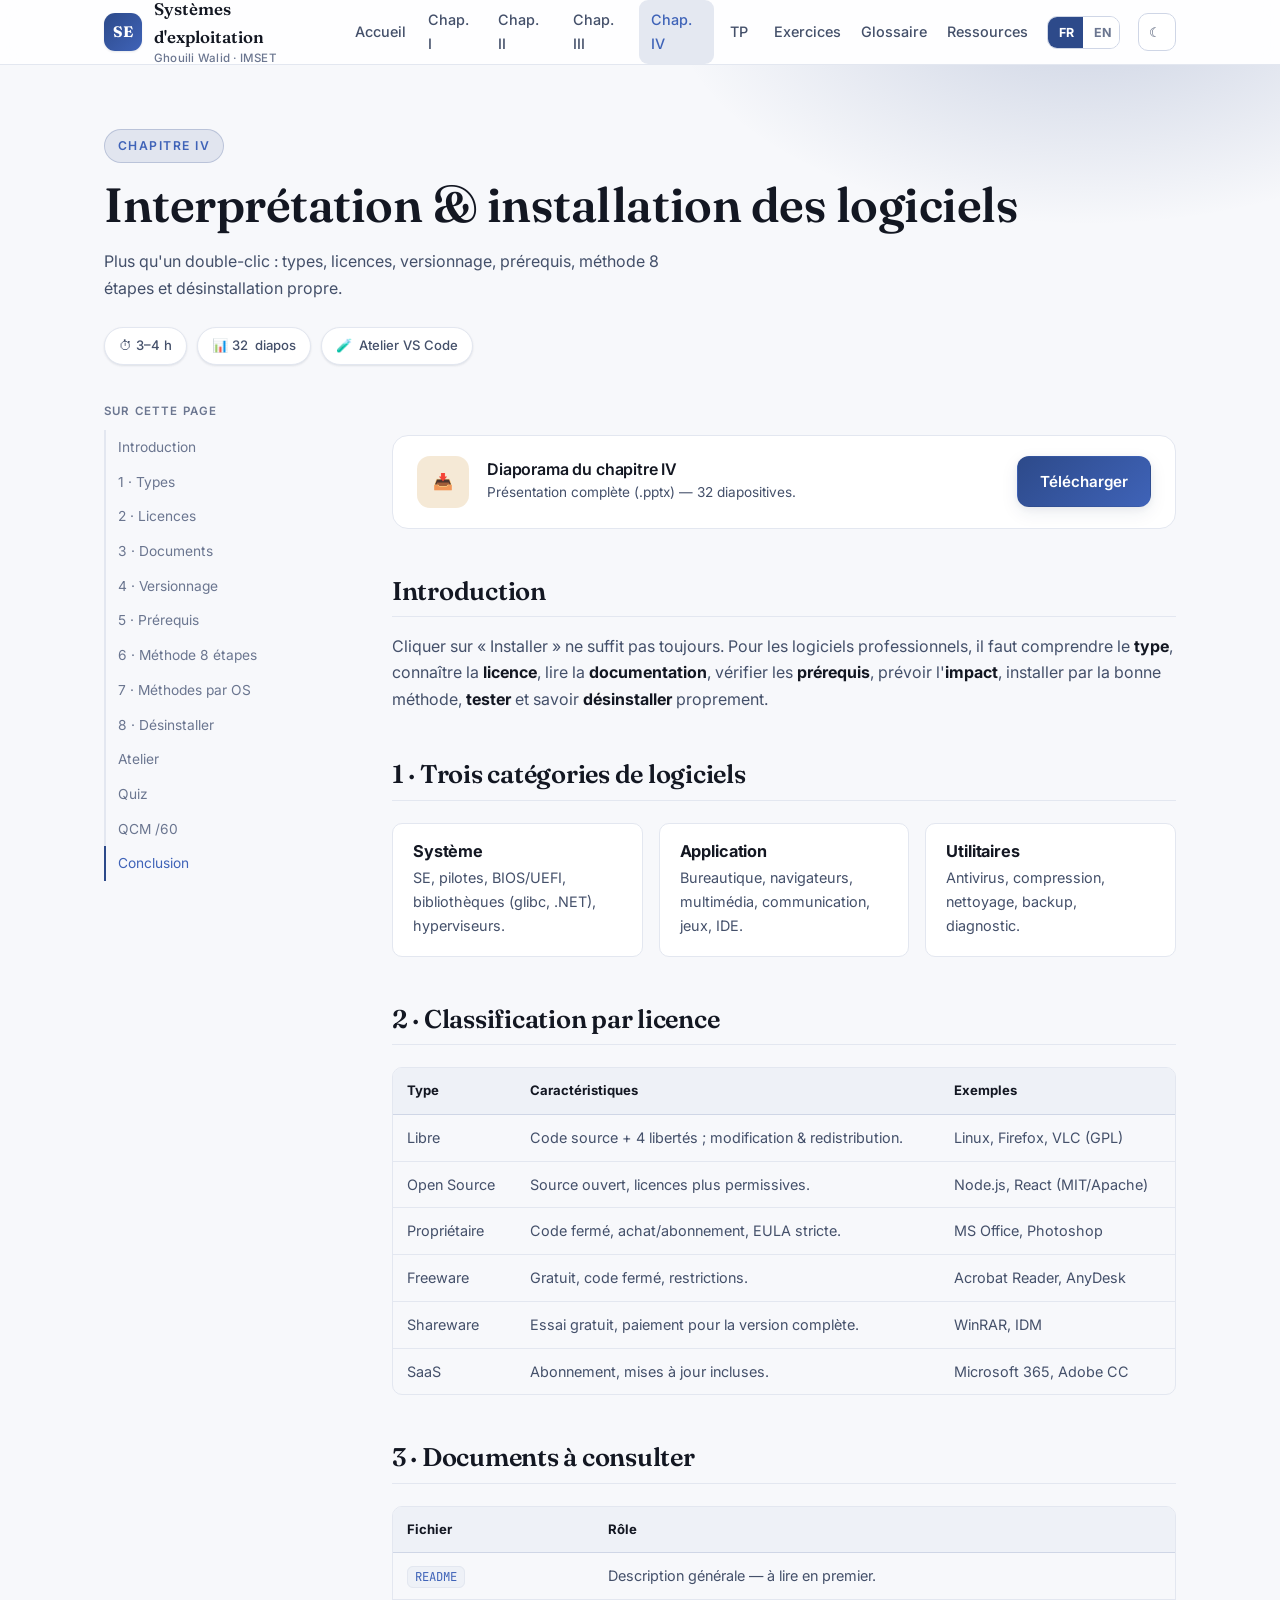
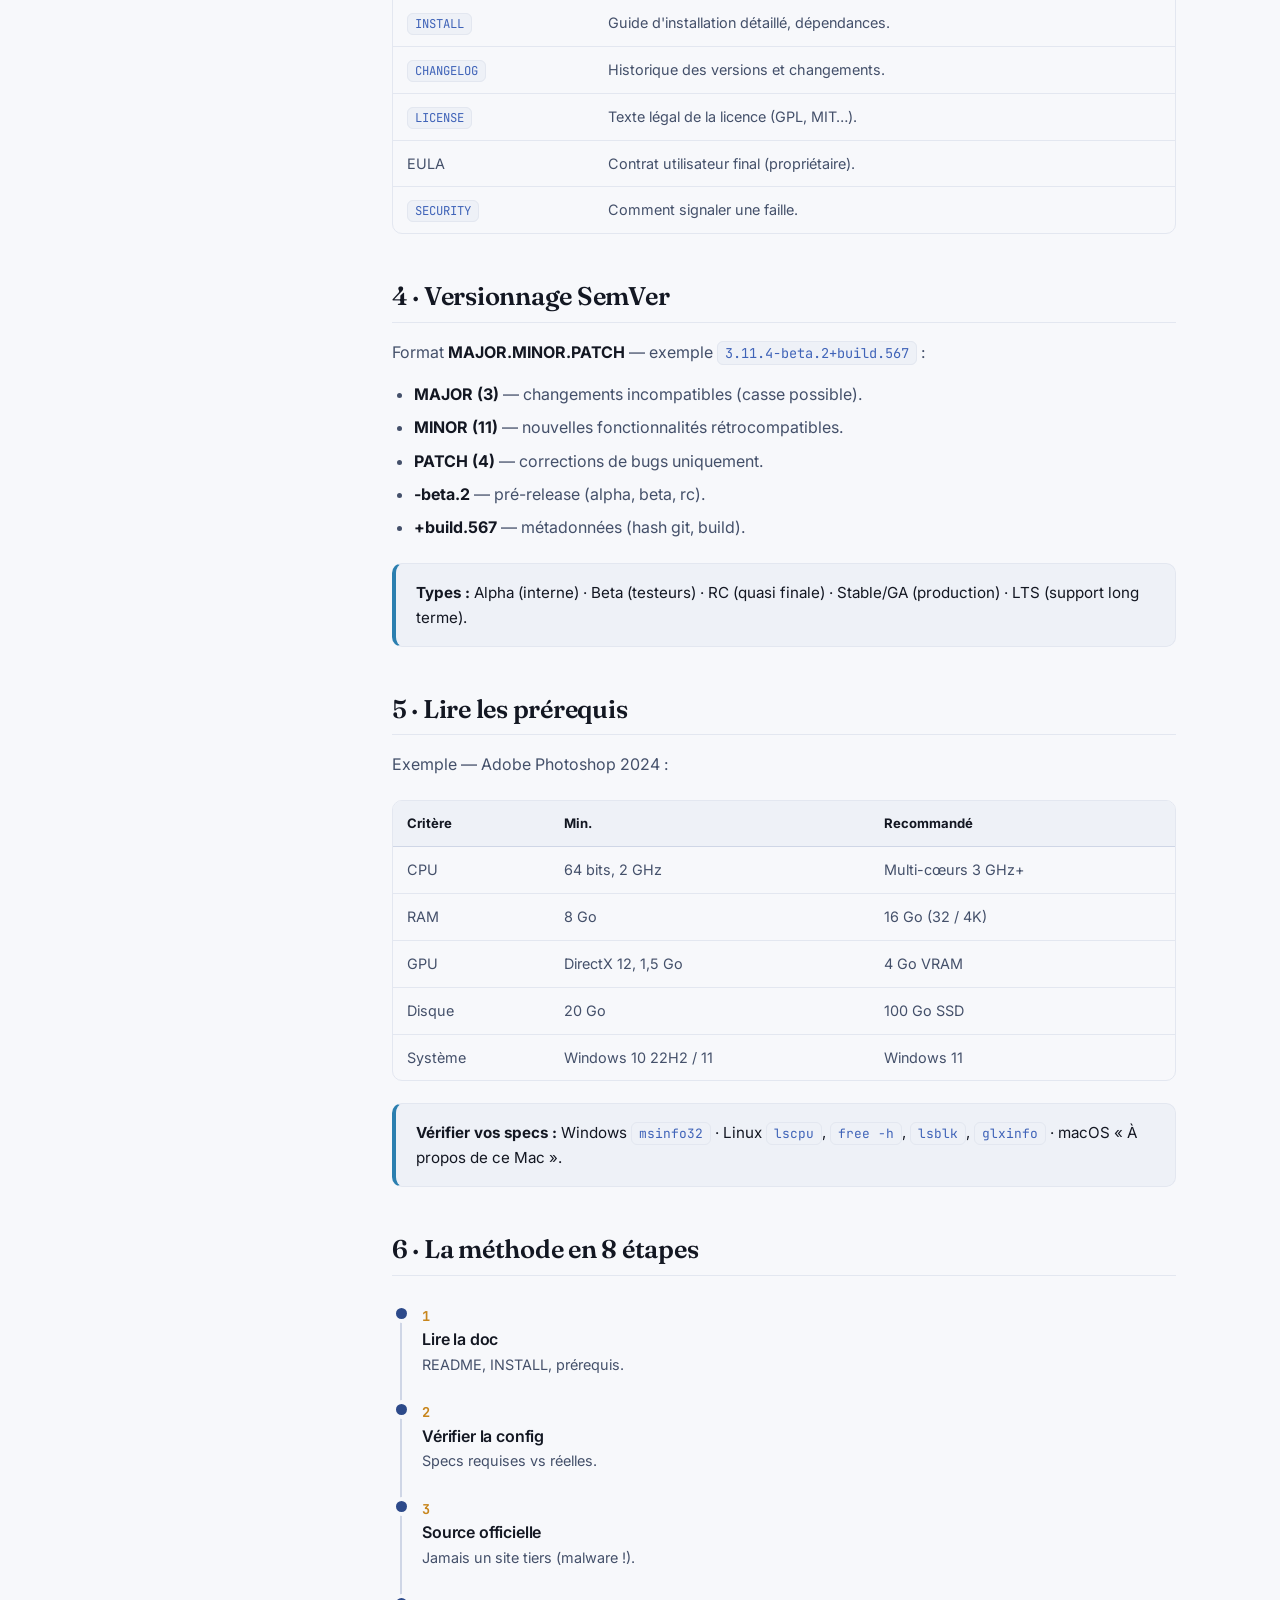
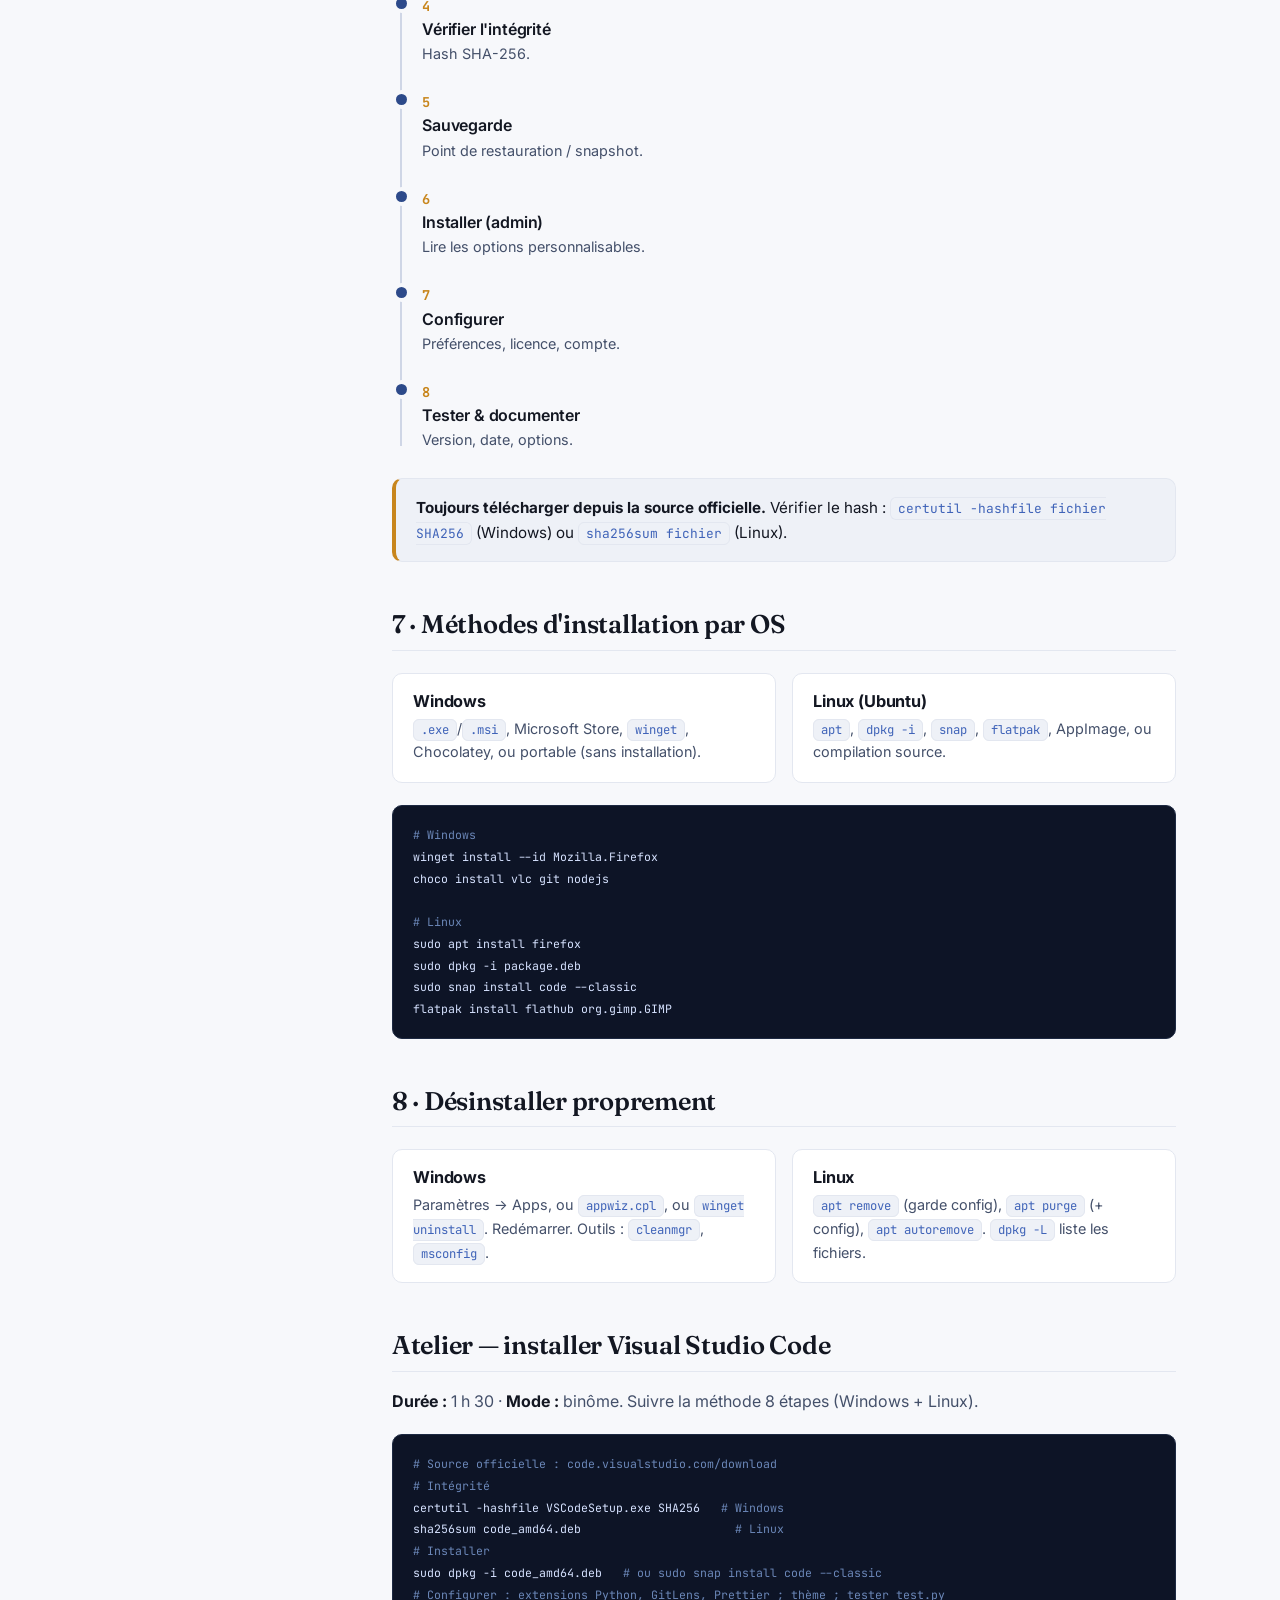
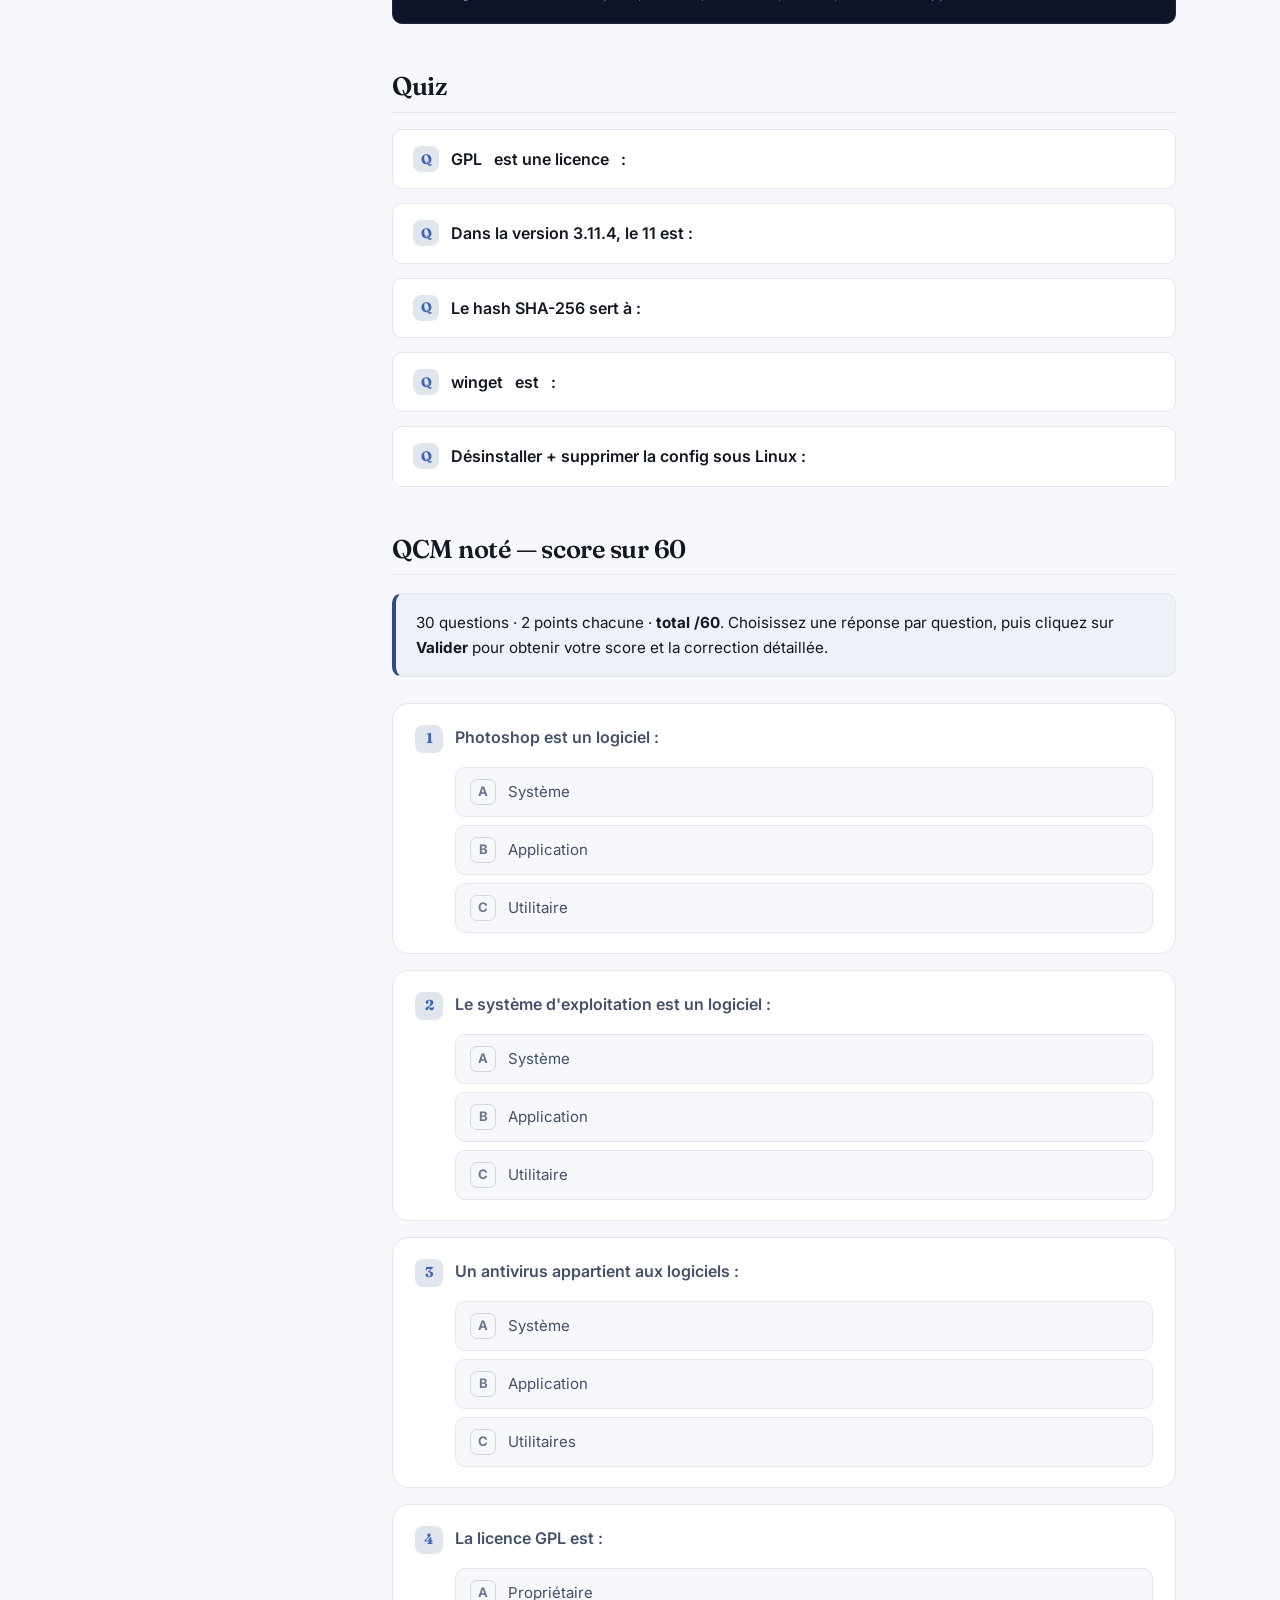
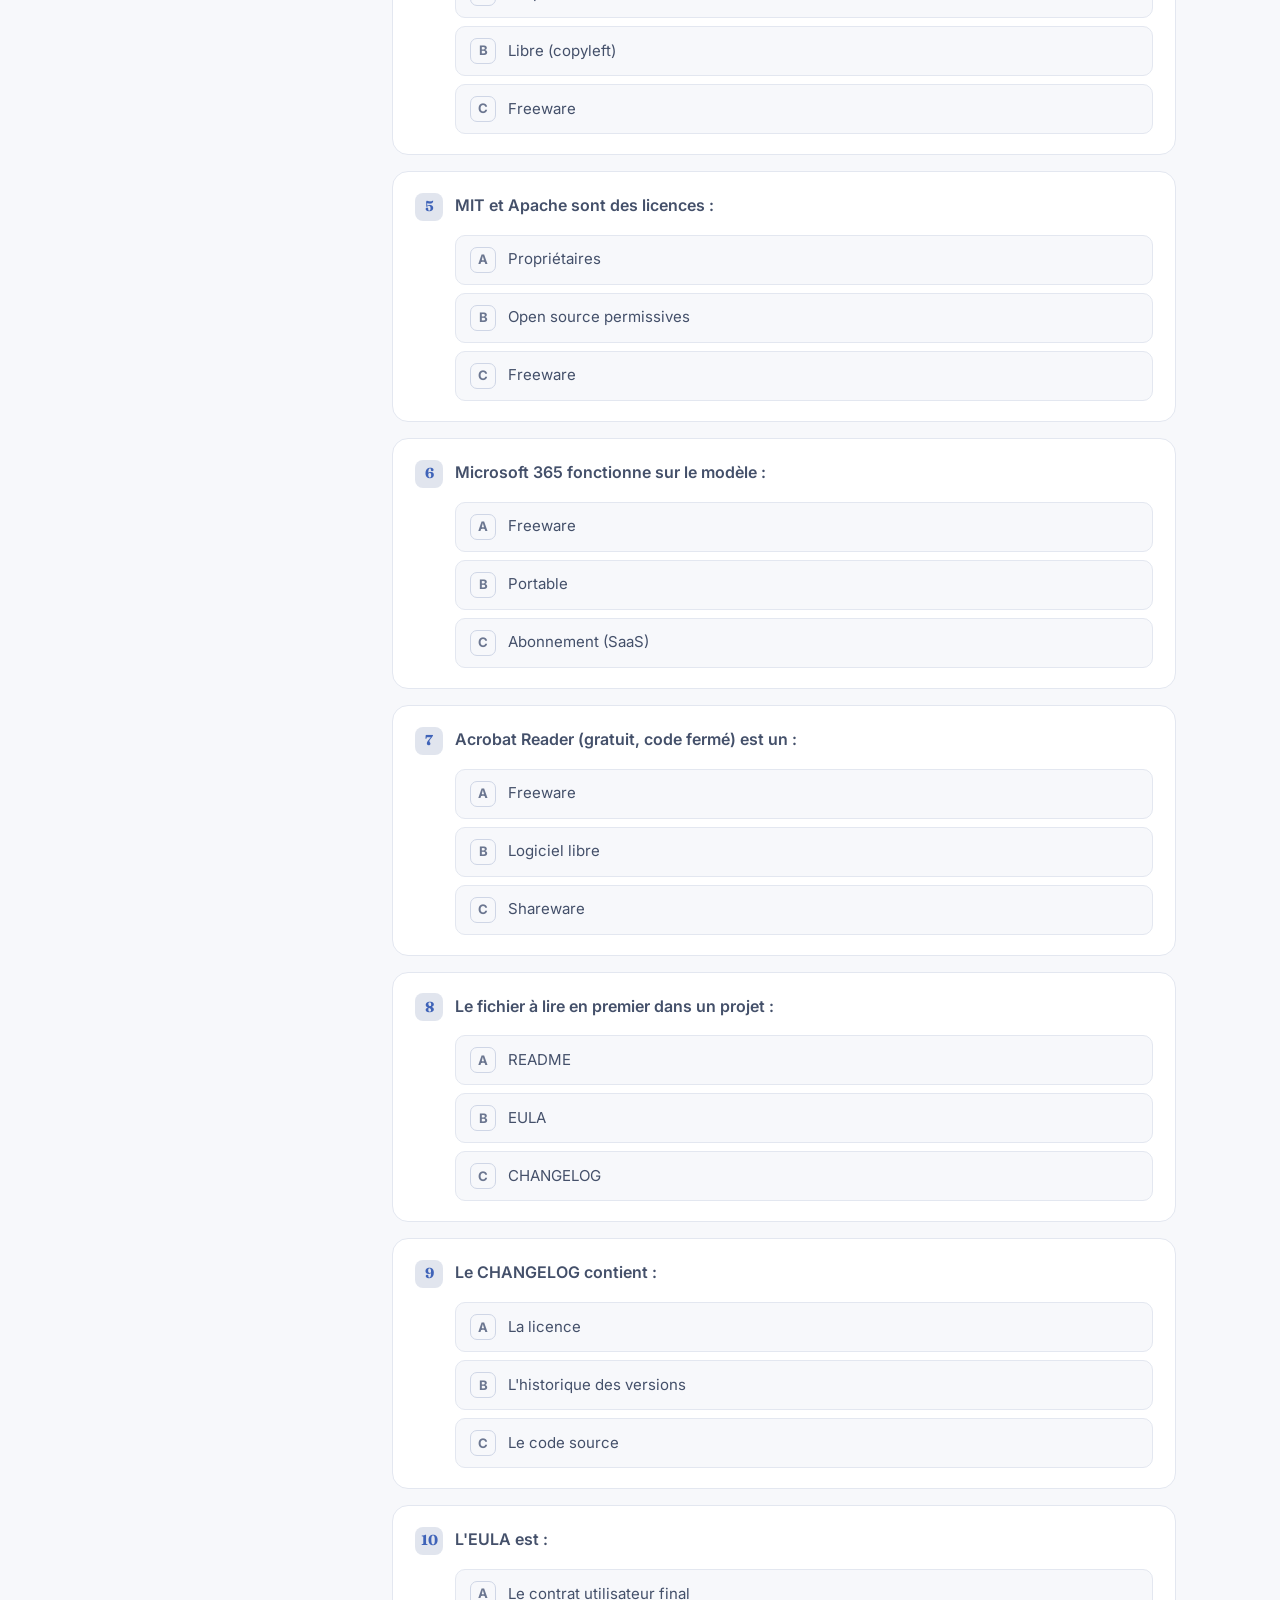
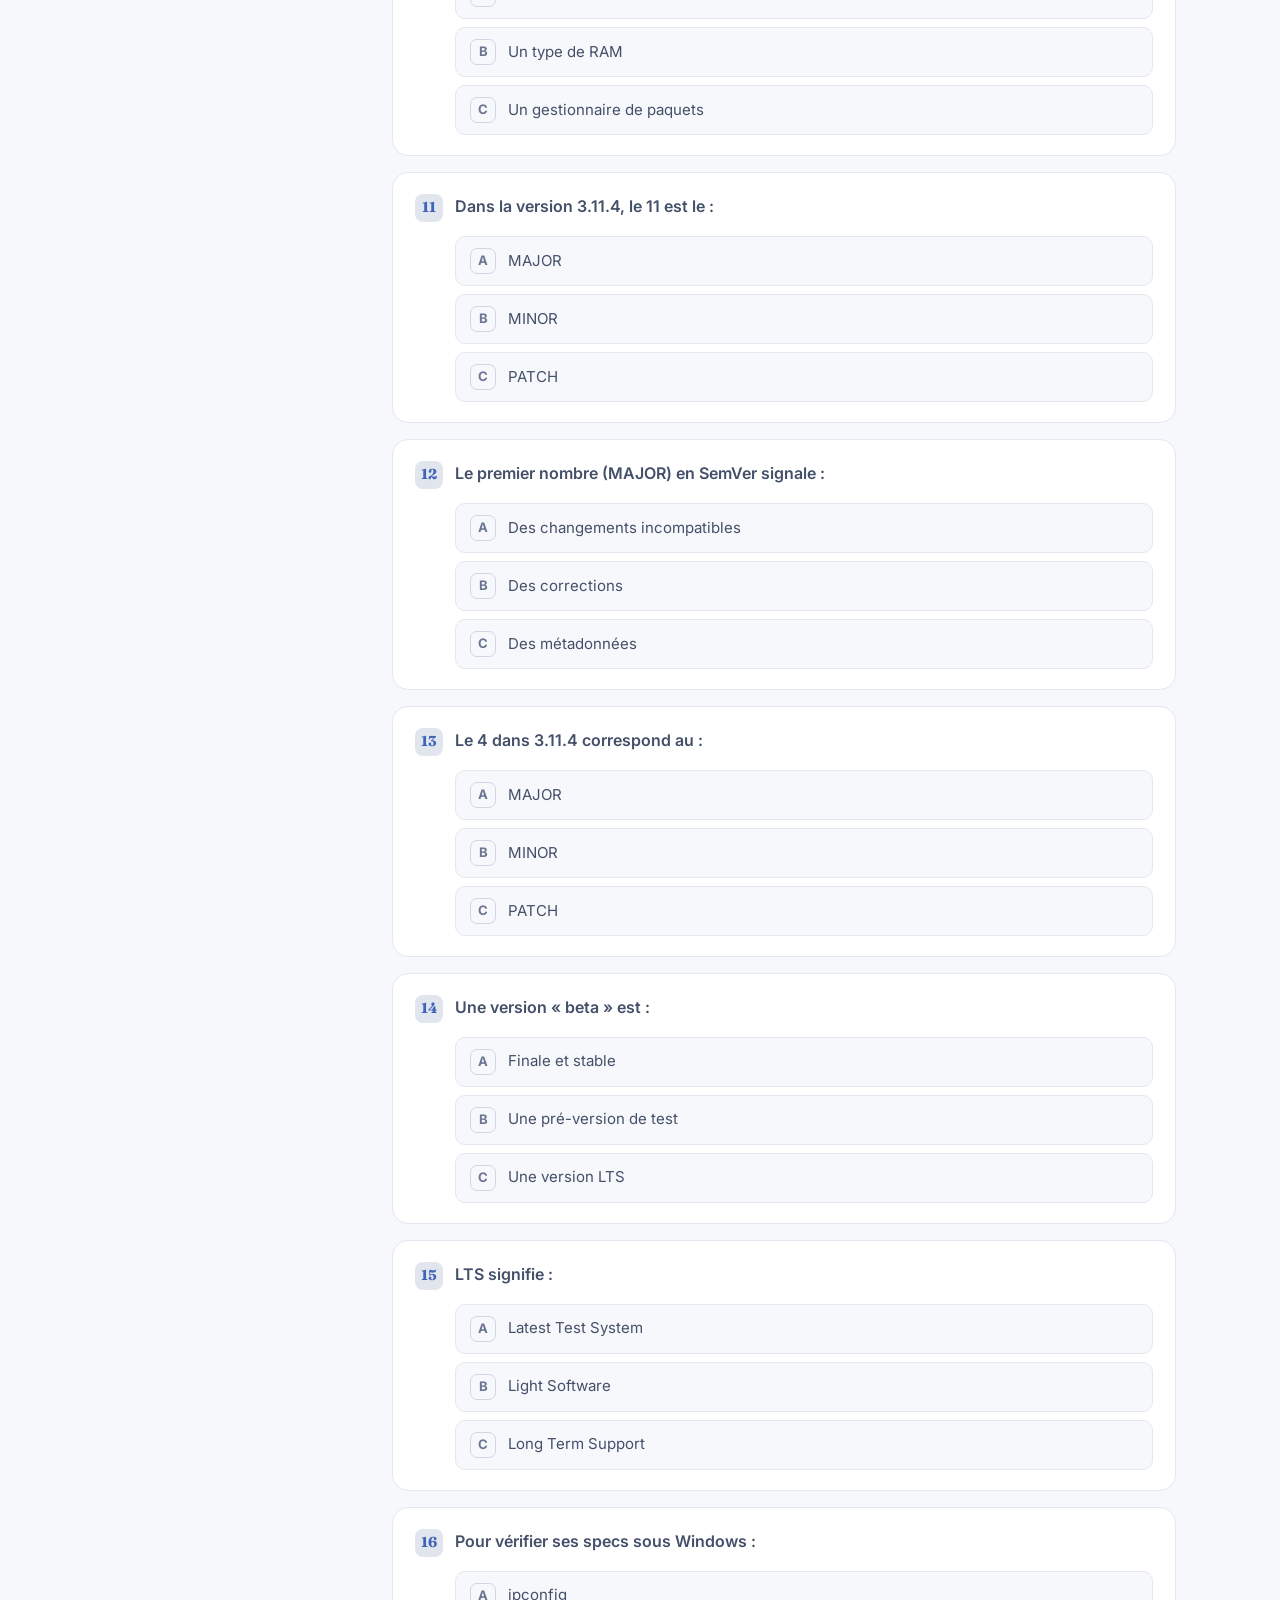
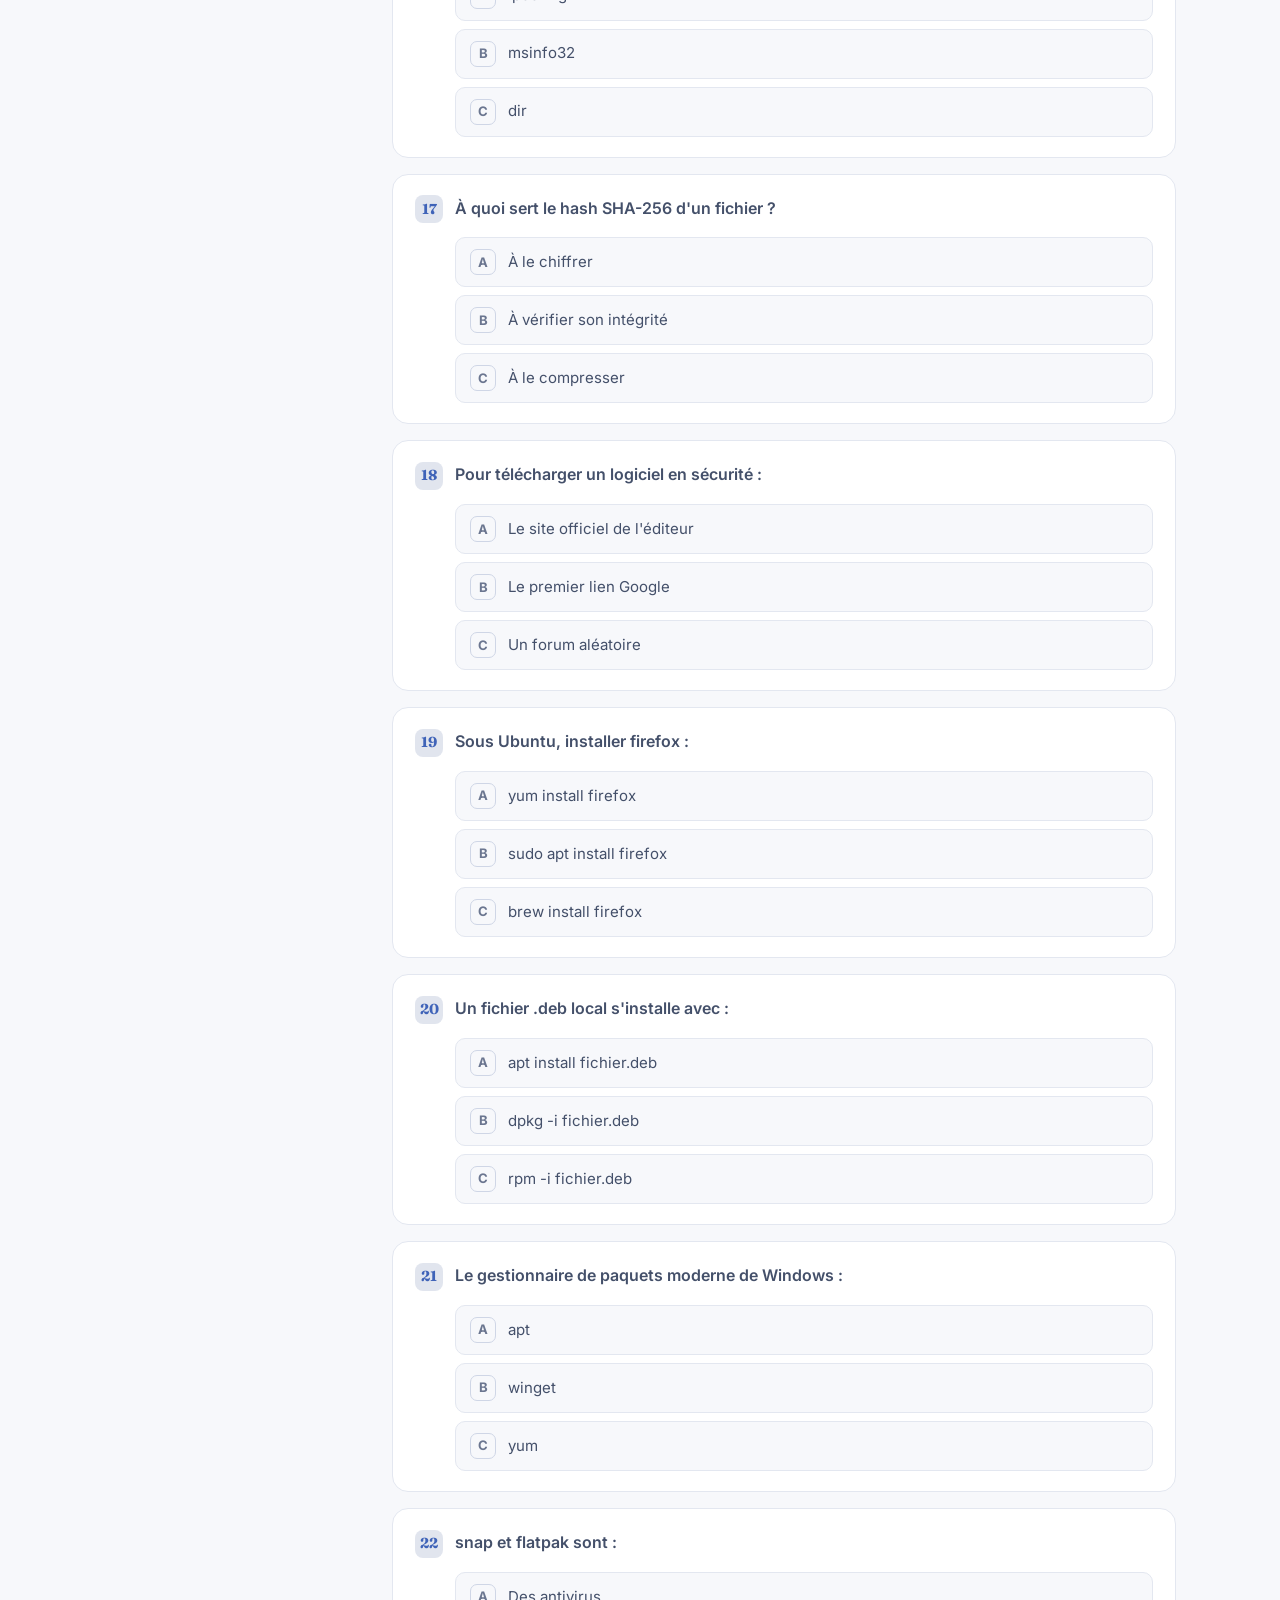
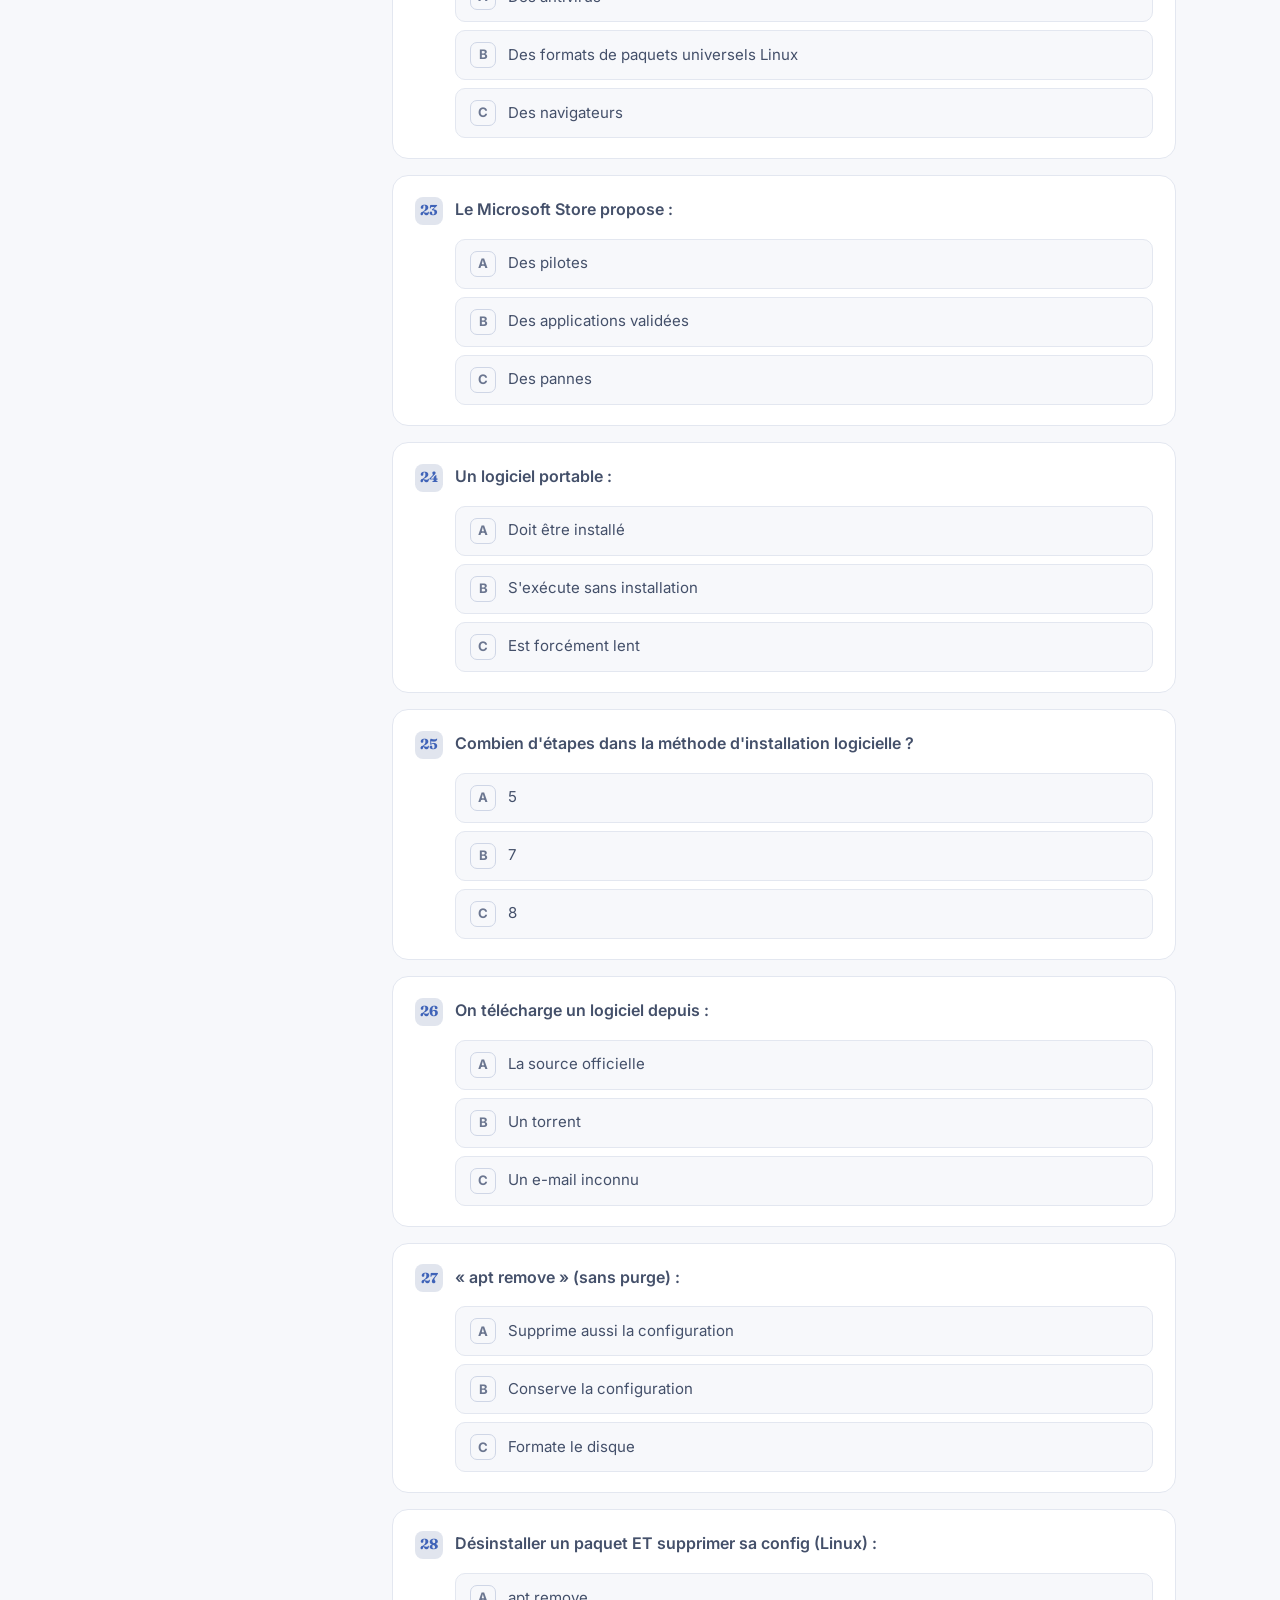
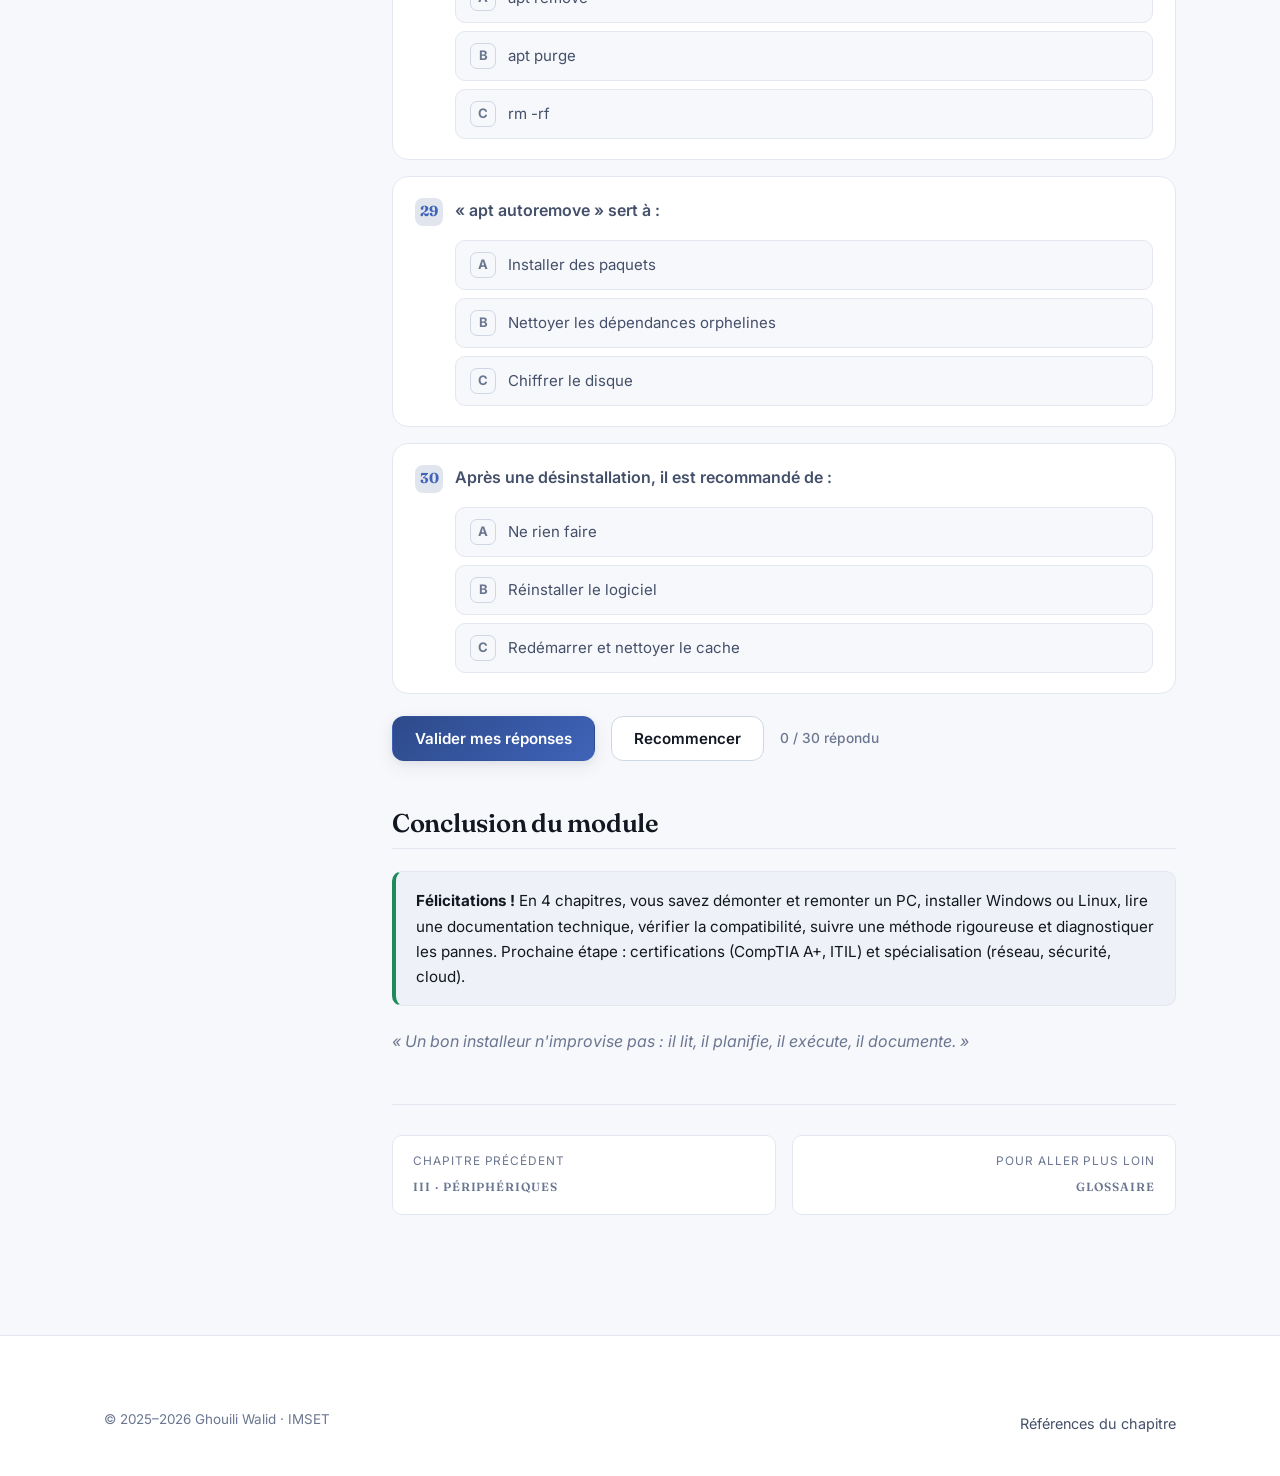
<file: chapitre-4.html>
<!DOCTYPE html>
<html lang="fr" data-lang="fr">
<head>
<meta charset="UTF-8">
<meta name="viewport" content="width=device-width, initial-scale=1.0">
<title>Chapitre IV — Interprétation &amp; installation des logiciels | Systèmes d'exploitation</title>
<meta name="description" content="Types et licences de logiciels, versionnage SemVer, configuration minimale, méthode 8 étapes, installation par OS et désinstallation propre.">
<link rel="preconnect" href="https://fonts.googleapis.com"><link rel="preconnect" href="https://fonts.gstatic.com" crossorigin>
<link href="https://fonts.googleapis.com/css2?family=Fraunces:opsz,wght@9..144,500;9..144,600&family=Inter:wght@400;500;600;700&family=JetBrains+Mono:wght@400;700&display=swap" rel="stylesheet">
<link rel="stylesheet" href="assets/style.css">
<link rel="icon" href="data:image/svg+xml,<svg xmlns='http://www.w3.org/2000/svg' viewBox='0 0 100 100'><rect width='100' height='100' rx='22' fill='%232d4a8a'/><text x='50' y='68' font-size='52' font-family='Georgia' fill='white' text-anchor='middle' font-weight='600'>SE</text></svg>">
</head>
<body>
<header class="topbar"><div class="wrap topbar-inner">
  <a href="index.html" class="brand-logo"><span class="brand-mark">SE</span><span>Systèmes d'exploitation<span class="brand-sub">Ghouili Walid · IMSET</span></span></a>
  <nav class="nav">
    <a href="index.html"><span class="fr">Accueil</span><span class="en">Home</span></a>
    <a href="chapitre-1.html">Chap. I</a><a href="chapitre-2.html">Chap. II</a><a href="chapitre-3.html">Chap. III</a><a href="chapitre-4.html" class="active">Chap. IV</a>
    <a href="travaux-pratiques.html">TP</a><a href="exercices.html"><span class="fr">Exercices</span><span class="en">Exercises</span></a><a href="glossaire.html"><span class="fr">Glossaire</span><span class="en">Glossary</span></a><a href="ressources.html"><span class="fr">Ressources</span><span class="en">Resources</span></a>
  </nav>
  <div class="lang-toggle"><button data-lang-btn="fr">FR</button><button data-lang-btn="en">EN</button></div>
  <button class="toolbtn" data-theme-toggle>☾</button><button class="toolbtn menu-btn" data-menu>☰</button>
</div></header>

<div class="lesson-head"><div class="wrap">
  <span class="eyebrow"><span class="fr">Chapitre IV</span><span class="en">Chapter IV</span></span>
  <h1><span class="fr">Interprétation &amp; installation des logiciels</span><span class="en">Interpreting &amp; installing software</span></h1>
  <p class="lead" style="max-width:60ch"><span class="fr">Plus qu'un double-clic : types, licences, versionnage, prérequis, méthode 8 étapes et désinstallation propre.</span><span class="en">More than a double-click: types, licences, versioning, requirements, the 8-step method and clean removal.</span></p>
  <div class="hero-meta"><span class="chip">⏱ 3–4 h</span><span class="chip">📊 32 <span class="fr">diapos</span><span class="en">slides</span></span><span class="chip">🧪 <span class="fr">Atelier VS Code</span><span class="en">VS Code lab</span></span></div>
</div></div>

<div class="wrap"><div class="lesson-layout">
  <aside class="toc">
    <h4><span class="fr">Sur cette page</span><span class="en">On this page</span></h4>
    <a href="#intro">Introduction</a>
    <a href="#types"><span class="fr">1 · Types</span><span class="en">1 · Types</span></a>
    <a href="#licences"><span class="fr">2 · Licences</span><span class="en">2 · Licences</span></a>
    <a href="#docs"><span class="fr">3 · Documents</span><span class="en">3 · Documents</span></a>
    <a href="#semver"><span class="fr">4 · Versionnage</span><span class="en">4 · Versioning</span></a>
    <a href="#prerequis"><span class="fr">5 · Prérequis</span><span class="en">5 · Requirements</span></a>
    <a href="#methode"><span class="fr">6 · Méthode 8 étapes</span><span class="en">6 · 8-step method</span></a>
    <a href="#methodes"><span class="fr">7 · Méthodes par OS</span><span class="en">7 · Per-OS methods</span></a>
    <a href="#desinstaller"><span class="fr">8 · Désinstaller</span><span class="en">8 · Uninstall</span></a>
    <a href="#atelier"><span class="fr">Atelier</span><span class="en">Lab</span></a>
    <a href="#quiz">Quiz</a>
    <a href="#qcm">QCM /60</a>
    <a href="#conclusion"><span class="fr">Conclusion</span><span class="en">Conclusion</span></a>
  </aside>

  <article class="lesson-body">
    <div class="dl-card"><div class="dl-ic">📥</div><div class="grow"><h4><span class="fr">Diaporama du chapitre IV</span><span class="en">Chapter IV slide deck</span></h4><p><span class="fr">Présentation complète (.pptx) — 32 diapositives.</span><span class="en">Full presentation (.pptx) — 32 slides.</span></p></div><a class="btn btn-primary" href="slides/ICML_Chapitre_4_Installation_Logiciels.pptx" download><span class="fr">Télécharger</span><span class="en">Download</span></a></div>

    <h2 id="intro">Introduction</h2>
    <p><span class="fr">Cliquer sur « Installer » ne suffit pas toujours. Pour les logiciels professionnels, il faut comprendre le <strong>type</strong>, connaître la <strong>licence</strong>, lire la <strong>documentation</strong>, vérifier les <strong>prérequis</strong>, prévoir l'<strong>impact</strong>, installer par la bonne méthode, <strong>tester</strong> et savoir <strong>désinstaller</strong> proprement.</span><span class="en">Clicking "Install" is not always enough. For professional software you must understand the <strong>type</strong>, know the <strong>licence</strong>, read the <strong>documentation</strong>, verify the <strong>requirements</strong>, anticipate the <strong>impact</strong>, install with the right method, <strong>test</strong>, and know how to <strong>uninstall</strong> cleanly.</span></p>

    <h2 id="types"><span class="fr">1 · Trois catégories de logiciels</span><span class="en">1 · Three categories of software</span></h2>
    <div class="feat-grid grid-3" style="grid-template-columns:repeat(3,1fr)">
      <div class="feat"><h4><span class="fr">Système</span><span class="en">System</span></h4><p><span class="fr">SE, pilotes, BIOS/UEFI, bibliothèques (glibc, .NET), hyperviseurs.</span><span class="en">OS, drivers, BIOS/UEFI, libraries (glibc, .NET), hypervisors.</span></p></div>
      <div class="feat"><h4>Application</h4><p><span class="fr">Bureautique, navigateurs, multimédia, communication, jeux, IDE.</span><span class="en">Office, browsers, multimedia, communication, games, IDEs.</span></p></div>
      <div class="feat"><h4><span class="fr">Utilitaires</span><span class="en">Utilities</span></h4><p><span class="fr">Antivirus, compression, nettoyage, backup, diagnostic.</span><span class="en">Antivirus, compression, cleanup, backup, diagnostics.</span></p></div>
    </div>

    <h2 id="licences"><span class="fr">2 · Classification par licence</span><span class="en">2 · Classification by licence</span></h2>
    <div class="tbl-wrap"><table class="data">
      <thead><tr><th>Type</th><th><span class="fr">Caractéristiques</span><span class="en">Characteristics</span></th><th><span class="fr">Exemples</span><span class="en">Examples</span></th></tr></thead>
      <tbody>
        <tr><td><span class="fr">Libre</span><span class="en">Free / libre</span></td><td><span class="fr">Code source + 4 libertés ; modification &amp; redistribution.</span><span class="en">Source + 4 freedoms; modify &amp; redistribute.</span></td><td>Linux, Firefox, VLC (GPL)</td></tr>
        <tr><td>Open Source</td><td><span class="fr">Source ouvert, licences plus permissives.</span><span class="en">Open source, more permissive licences.</span></td><td>Node.js, React (MIT/Apache)</td></tr>
        <tr><td><span class="fr">Propriétaire</span><span class="en">Proprietary</span></td><td><span class="fr">Code fermé, achat/abonnement, EULA stricte.</span><span class="en">Closed source, purchase/subscription, strict EULA.</span></td><td>MS Office, Photoshop</td></tr>
        <tr><td>Freeware</td><td><span class="fr">Gratuit, code fermé, restrictions.</span><span class="en">Free, closed source, restrictions.</span></td><td>Acrobat Reader, AnyDesk</td></tr>
        <tr><td>Shareware</td><td><span class="fr">Essai gratuit, paiement pour la version complète.</span><span class="en">Free trial, pay for the full version.</span></td><td>WinRAR, IDM</td></tr>
        <tr><td>SaaS</td><td><span class="fr">Abonnement, mises à jour incluses.</span><span class="en">Subscription, updates included.</span></td><td>Microsoft 365, Adobe CC</td></tr>
      </tbody>
    </table></div>

    <h2 id="docs"><span class="fr">3 · Documents à consulter</span><span class="en">3 · Documents to consult</span></h2>
    <div class="tbl-wrap"><table class="data">
      <thead><tr><th><span class="fr">Fichier</span><span class="en">File</span></th><th><span class="fr">Rôle</span><span class="en">Role</span></th></tr></thead>
      <tbody>
        <tr><td><code>README</code></td><td><span class="fr">Description générale — à lire en premier.</span><span class="en">General description — read first.</span></td></tr>
        <tr><td><code>INSTALL</code></td><td><span class="fr">Guide d'installation détaillé, dépendances.</span><span class="en">Detailed install guide, dependencies.</span></td></tr>
        <tr><td><code>CHANGELOG</code></td><td><span class="fr">Historique des versions et changements.</span><span class="en">Version history and changes.</span></td></tr>
        <tr><td><code>LICENSE</code></td><td><span class="fr">Texte légal de la licence (GPL, MIT…).</span><span class="en">Legal licence text (GPL, MIT…).</span></td></tr>
        <tr><td>EULA</td><td><span class="fr">Contrat utilisateur final (propriétaire).</span><span class="en">End-user agreement (proprietary).</span></td></tr>
        <tr><td><code>SECURITY</code></td><td><span class="fr">Comment signaler une faille.</span><span class="en">How to report a vulnerability.</span></td></tr>
      </tbody>
    </table></div>

    <h2 id="semver"><span class="fr">4 · Versionnage SemVer</span><span class="en">4 · SemVer versioning</span></h2>
    <p><span class="fr">Format <strong>MAJOR.MINOR.PATCH</strong> — exemple <code>3.11.4-beta.2+build.567</code> :</span><span class="en">Format <strong>MAJOR.MINOR.PATCH</strong> — e.g. <code>3.11.4-beta.2+build.567</code>:</span></p>
    <ul>
      <li><strong>MAJOR (3)</strong> — <span class="fr">changements incompatibles (casse possible).</span><span class="en">incompatible changes (may break).</span></li>
      <li><strong>MINOR (11)</strong> — <span class="fr">nouvelles fonctionnalités rétrocompatibles.</span><span class="en">backward-compatible new features.</span></li>
      <li><strong>PATCH (4)</strong> — <span class="fr">corrections de bugs uniquement.</span><span class="en">bug fixes only.</span></li>
      <li><strong>-beta.2</strong> — <span class="fr">pré-release (alpha, beta, rc).</span><span class="en">pre-release (alpha, beta, rc).</span></li>
      <li><strong>+build.567</strong> — <span class="fr">métadonnées (hash git, build).</span><span class="en">metadata (git hash, build).</span></li>
    </ul>
    <div class="callout callout-note"><span class="fr"><b>Types :</b> Alpha (interne) · Beta (testeurs) · RC (quasi finale) · Stable/GA (production) · LTS (support long terme).</span><span class="en"><b>Channels:</b> Alpha (internal) · Beta (testers) · RC (near-final) · Stable/GA (production) · LTS (long-term support).</span></div>

    <h2 id="prerequis"><span class="fr">5 · Lire les prérequis</span><span class="en">5 · Reading requirements</span></h2>
    <p><span class="fr">Exemple — Adobe Photoshop 2024 :</span><span class="en">Example — Adobe Photoshop 2024:</span></p>
    <div class="tbl-wrap"><table class="data">
      <thead><tr><th><span class="fr">Critère</span><span class="en">Criterion</span></th><th>Min.</th><th><span class="fr">Recommandé</span><span class="en">Recommended</span></th></tr></thead>
      <tbody>
        <tr><td>CPU</td><td><span class="fr">64 bits, 2 GHz</span><span class="en">64-bit, 2 GHz</span></td><td><span class="fr">Multi-cœurs 3 GHz+</span><span class="en">Multi-core 3 GHz+</span></td></tr>
        <tr><td>RAM</td><td>8 Go</td><td>16 Go (32 / 4K)</td></tr>
        <tr><td>GPU</td><td>DirectX 12, 1,5 Go</td><td>4 Go VRAM</td></tr>
        <tr><td><span class="fr">Disque</span><span class="en">Disk</span></td><td>20 Go</td><td>100 Go SSD</td></tr>
        <tr><td><span class="fr">Système</span><span class="en">System</span></td><td>Windows 10 22H2 / 11</td><td>Windows 11</td></tr>
      </tbody>
    </table></div>
    <div class="callout callout-note"><span class="fr"><b>Vérifier vos specs :</b> Windows <code>msinfo32</code> · Linux <code>lscpu</code>, <code>free -h</code>, <code>lsblk</code>, <code>glxinfo</code> · macOS «  À propos de ce Mac ».</span><span class="en"><b>Check your specs:</b> Windows <code>msinfo32</code> · Linux <code>lscpu</code>, <code>free -h</code>, <code>lsblk</code>, <code>glxinfo</code> · macOS "About This Mac".</span></div>

    <h2 id="methode"><span class="fr">6 · La méthode en 8 étapes</span><span class="en">6 · The 8-step method</span></h2>
    <div class="timeline">
      <div class="tl-item"><span class="yr">1</span><h4><span class="fr">Lire la doc</span><span class="en">Read the docs</span></h4><p>README, INSTALL, <span class="fr">prérequis.</span><span class="en">requirements.</span></p></div>
      <div class="tl-item"><span class="yr">2</span><h4><span class="fr">Vérifier la config</span><span class="en">Check the config</span></h4><p><span class="fr">Specs requises vs réelles.</span><span class="en">Required vs actual specs.</span></p></div>
      <div class="tl-item"><span class="yr">3</span><h4><span class="fr">Source officielle</span><span class="en">Official source</span></h4><p><span class="fr">Jamais un site tiers (malware !).</span><span class="en">Never a third-party site (malware!).</span></p></div>
      <div class="tl-item"><span class="yr">4</span><h4><span class="fr">Vérifier l'intégrité</span><span class="en">Verify integrity</span></h4><p>Hash SHA-256.</p></div>
      <div class="tl-item"><span class="yr">5</span><h4><span class="fr">Sauvegarde</span><span class="en">Backup</span></h4><p><span class="fr">Point de restauration / snapshot.</span><span class="en">Restore point / snapshot.</span></p></div>
      <div class="tl-item"><span class="yr">6</span><h4><span class="fr">Installer (admin)</span><span class="en">Install (admin)</span></h4><p><span class="fr">Lire les options personnalisables.</span><span class="en">Read the custom options.</span></p></div>
      <div class="tl-item"><span class="yr">7</span><h4><span class="fr">Configurer</span><span class="en">Configure</span></h4><p><span class="fr">Préférences, licence, compte.</span><span class="en">Preferences, licence, account.</span></p></div>
      <div class="tl-item"><span class="yr">8</span><h4><span class="fr">Tester &amp; documenter</span><span class="en">Test &amp; document</span></h4><p><span class="fr">Version, date, options.</span><span class="en">Version, date, options.</span></p></div>
    </div>
    <div class="callout callout-warn"><span class="fr"><b>Toujours télécharger depuis la source officielle.</b> Vérifier le hash : <code>certutil -hashfile fichier SHA256</code> (Windows) ou <code>sha256sum fichier</code> (Linux).</span><span class="en"><b>Always download from the official source.</b> Verify the hash: <code>certutil -hashfile file SHA256</code> (Windows) or <code>sha256sum file</code> (Linux).</span></div>

    <h2 id="methodes"><span class="fr">7 · Méthodes d'installation par OS</span><span class="en">7 · Installation methods per OS</span></h2>
    <div class="feat-grid grid-2" style="grid-template-columns:1fr 1fr">
      <div class="feat"><h4>Windows</h4><p><span class="fr"><code>.exe</code>/<code>.msi</code>, Microsoft Store, <code>winget</code>, Chocolatey, ou portable (sans installation).</span><span class="en"><code>.exe</code>/<code>.msi</code>, Microsoft Store, <code>winget</code>, Chocolatey, or portable (no install).</span></p></div>
      <div class="feat"><h4>Linux (Ubuntu)</h4><p><code>apt</code>, <code>dpkg -i</code>, <code>snap</code>, <code>flatpak</code>, AppImage, <span class="fr">ou compilation source.</span><span class="en">or building from source.</span></p></div>
    </div>
    <pre><code><span class="cmt"># Windows</span>
winget install --id Mozilla.Firefox
choco install vlc git nodejs

<span class="cmt"># Linux</span>
sudo apt install firefox
sudo dpkg -i package.deb
sudo snap install code --classic
flatpak install flathub org.gimp.GIMP</code></pre>

    <h2 id="desinstaller"><span class="fr">8 · Désinstaller proprement</span><span class="en">8 · Uninstall cleanly</span></h2>
    <div class="feat-grid grid-2" style="grid-template-columns:1fr 1fr">
      <div class="feat"><h4>Windows</h4><p><span class="fr">Paramètres → Apps, ou <code>appwiz.cpl</code>, ou <code>winget uninstall</code>. Redémarrer. Outils : <code>cleanmgr</code>, <code>msconfig</code>.</span><span class="en">Settings → Apps, or <code>appwiz.cpl</code>, or <code>winget uninstall</code>. Reboot. Tools: <code>cleanmgr</code>, <code>msconfig</code>.</span></p></div>
      <div class="feat"><h4>Linux</h4><p><code>apt remove</code> (<span class="fr">garde config</span><span class="en">keeps config</span>), <code>apt purge</code> (<span class="fr">+ config</span><span class="en">+ config</span>), <code>apt autoremove</code>. <code>dpkg -L</code> <span class="fr">liste les fichiers.</span><span class="en">lists files.</span></p></div>
    </div>

    <h2 id="atelier"><span class="fr">Atelier — installer Visual Studio Code</span><span class="en">Lab — installing Visual Studio Code</span></h2>
    <p><span class="fr"><strong>Durée :</strong> 1 h 30 · <strong>Mode :</strong> binôme. Suivre la méthode 8 étapes (Windows + Linux).</span><span class="en"><strong>Duration:</strong> 1 h 30 · <strong>Mode:</strong> pairs. Follow the 8-step method (Windows + Linux).</span></p>
    <pre><code><span class="cmt"># <span class="fr">Source officielle</span><span class="en">Official source</span> : code.visualstudio.com/download</span>
<span class="cmt"># <span class="fr">Intégrité</span><span class="en">Integrity</span></span>
certutil -hashfile VSCodeSetup.exe SHA256   <span class="cmt"># Windows</span>
sha256sum code_amd64.deb                      <span class="cmt"># Linux</span>
<span class="cmt"># <span class="fr">Installer</span><span class="en">Install</span></span>
sudo dpkg -i code_amd64.deb   <span class="cmt"># <span class="fr">ou</span><span class="en">or</span> sudo snap install code --classic</span>
<span class="cmt"># <span class="fr">Configurer : extensions Python, GitLens, Prettier ; thème ; tester test.py</span><span class="en">Configure: Python, GitLens, Prettier extensions; theme; test test.py</span></span></code></pre>

    <h2 id="quiz">Quiz</h2>
    <details class="quiz"><summary>GPL <span class="fr">est une licence</span><span class="en">is a licence</span> :</summary><div class="ans"><p class="opts">a) <span class="fr">Propriétaire</span><span class="en">Proprietary</span> &nbsp; b) <span class="fr">Libre (copyleft)</span><span class="en">Free (copyleft)</span> &nbsp; c) Freeware</p><p class="correct">✓ b — <span class="fr">licence libre avec copyleft.</span><span class="en">free licence with copyleft.</span></p></div></details>
    <details class="quiz"><summary><span class="fr">Dans la version 3.11.4, le 11 est :</span><span class="en">In version 3.11.4, the 11 is:</span></summary><div class="ans"><p class="opts">a) MAJOR &nbsp; b) MINOR &nbsp; c) PATCH</p><p class="correct">✓ b — MINOR (<span class="fr">nouvelles fonctionnalités</span><span class="en">new features</span>).</p></div></details>
    <details class="quiz"><summary><span class="fr">Le hash SHA-256 sert à :</span><span class="en">The SHA-256 hash is used to:</span></summary><div class="ans"><p class="opts">a) <span class="fr">Chiffrer</span><span class="en">Encrypt</span> &nbsp; b) <span class="fr">Vérifier l'intégrité</span><span class="en">Verify integrity</span> &nbsp; c) <span class="fr">Compresser</span><span class="en">Compress</span></p><p class="correct">✓ b — <span class="fr">détecter une altération.</span><span class="en">detect tampering.</span></p></div></details>
    <details class="quiz"><summary>winget <span class="fr">est</span><span class="en">is</span> :</summary><div class="ans"><p class="opts">a) <span class="fr">Un antivirus</span><span class="en">An antivirus</span> &nbsp; b) <span class="fr">Un gestionnaire de paquets Windows</span><span class="en">A Windows package manager</span> &nbsp; c) <span class="fr">Un pare-feu</span><span class="en">A firewall</span></p><p class="correct">✓ b — <span class="fr">équivalent apt pour Windows.</span><span class="en">apt-equivalent for Windows.</span></p></div></details>
    <details class="quiz"><summary><span class="fr">Désinstaller + supprimer la config sous Linux :</span><span class="en">Uninstall + remove config on Linux:</span></summary><div class="ans"><p class="opts">a) <code>apt remove</code> &nbsp; b) <code>apt purge</code> &nbsp; c) <code>rm -rf</code></p><p class="correct">✓ b — <code>apt purge</code>.</p></div></details>

    <h2 id="qcm"><span class="fr">QCM noté — score sur 60</span><span class="en">Graded QCM — score out of 60</span></h2>
    <div class="qcm-intro"><span class="fr">30 questions · 2 points chacune · <b>total /60</b>. Choisissez une réponse par question, puis cliquez sur <b>Valider</b> pour obtenir votre score et la correction détaillée.</span><span class="en">30 questions · 2 points each · <b>total /60</b>. Pick one answer per question, then click <b>Check</b> for your score and the full correction.</span></div>
    <div id="qcm-app"></div>
    <script>
    window.QCM = [
    {a:1, fr:{q:"Photoshop est un logiciel :", o:["Système","Application","Utilitaire"], x:"Application lancée par l'utilisateur."}, en:{q:"Photoshop is software of type:", o:["System","Application","Utility"], x:"An application launched by the user."}},
    {a:0, fr:{q:"Le système d'exploitation est un logiciel :", o:["Système","Application","Utilitaire"], x:"Le SE fait partie des logiciels système."}, en:{q:"The operating system is software of type:", o:["System","Application","Utility"], x:"The OS is system software."}},
    {a:2, fr:{q:"Un antivirus appartient aux logiciels :", o:["Système","Application","Utilitaires"], x:"Maintenance et sécurité = utilitaires."}, en:{q:"An antivirus belongs to which software type?", o:["System","Application","Utilities"], x:"Maintenance and security = utilities."}},
    {a:1, fr:{q:"La licence GPL est :", o:["Propriétaire","Libre (copyleft)","Freeware"], x:"Licence libre avec copyleft."}, en:{q:"The GPL licence is:", o:["Proprietary","Free (copyleft)","Freeware"], x:"A free licence with copyleft."}},
    {a:1, fr:{q:"MIT et Apache sont des licences :", o:["Propriétaires","Open source permissives","Freeware"], x:"Permissives, code ouvert."}, en:{q:"MIT and Apache are licences that are:", o:["Proprietary","Permissive open source","Freeware"], x:"Permissive, open source."}},
    {a:2, fr:{q:"Microsoft 365 fonctionne sur le modèle :", o:["Freeware","Portable","Abonnement (SaaS)"], x:"Paiement récurrent, MAJ incluses."}, en:{q:"Microsoft 365 follows the model:", o:["Freeware","Portable","Subscription (SaaS)"], x:"Recurring payment, updates included."}},
    {a:0, fr:{q:"Acrobat Reader (gratuit, code fermé) est un :", o:["Freeware","Logiciel libre","Shareware"], x:"Gratuit mais non libre."}, en:{q:"Acrobat Reader (free, closed source) is:", o:["Freeware","Free/libre software","Shareware"], x:"Free of charge but not libre."}},
    {a:0, fr:{q:"Le fichier à lire en premier dans un projet :", o:["README","EULA","CHANGELOG"], x:"Description générale et installation rapide."}, en:{q:"The file to read first in a project:", o:["README","EULA","CHANGELOG"], x:"General description and quick install."}},
    {a:1, fr:{q:"Le CHANGELOG contient :", o:["La licence","L'historique des versions","Le code source"], x:"Nouveautés, corrections, ruptures."}, en:{q:"The CHANGELOG contains:", o:["The licence","The version history","The source code"], x:"New features, fixes, breaking changes."}},
    {a:0, fr:{q:"L'EULA est :", o:["Le contrat utilisateur final","Un type de RAM","Un gestionnaire de paquets"], x:"Accepté à l'installation des logiciels propriétaires."}, en:{q:"The EULA is:", o:["The end-user agreement","A type of RAM","A package manager"], x:"Accepted when installing proprietary software."}},
    {a:1, fr:{q:"Dans la version 3.11.4, le 11 est le :", o:["MAJOR","MINOR","PATCH"], x:"MINOR = fonctionnalités rétrocompatibles."}, en:{q:"In version 3.11.4, the 11 is the:", o:["MAJOR","MINOR","PATCH"], x:"MINOR = backward-compatible features."}},
    {a:0, fr:{q:"Le premier nombre (MAJOR) en SemVer signale :", o:["Des changements incompatibles","Des corrections","Des métadonnées"], x:"Une rupture de compatibilité possible."}, en:{q:"The first number (MAJOR) in SemVer signals:", o:["Incompatible changes","Bug fixes","Metadata"], x:"A possible compatibility break."}},
    {a:2, fr:{q:"Le 4 dans 3.11.4 correspond au :", o:["MAJOR","MINOR","PATCH"], x:"PATCH = corrections de bugs."}, en:{q:"The 4 in 3.11.4 corresponds to the:", o:["MAJOR","MINOR","PATCH"], x:"PATCH = bug fixes."}},
    {a:1, fr:{q:"Une version « beta » est :", o:["Finale et stable","Une pré-version de test","Une version LTS"], x:"Pour testeurs publics, encore des bugs."}, en:{q:"A \"beta\" version is:", o:["Final and stable","A test pre-release","An LTS version"], x:"For public testers, still buggy."}},
    {a:2, fr:{q:"LTS signifie :", o:["Latest Test System","Light Software","Long Term Support"], x:"Maintenue plusieurs années."}, en:{q:"LTS stands for:", o:["Latest Test System","Light Software","Long Term Support"], x:"Maintained for several years."}},
    {a:1, fr:{q:"Pour vérifier ses specs sous Windows :", o:["ipconfig","msinfo32","dir"], x:"msinfo32 = récapitulatif système."}, en:{q:"To check your specs on Windows:", o:["ipconfig","msinfo32","dir"], x:"msinfo32 = system summary."}},
    {a:1, fr:{q:"À quoi sert le hash SHA-256 d'un fichier ?", o:["À le chiffrer","À vérifier son intégrité","À le compresser"], x:"Détecte toute altération."}, en:{q:"What is a file's SHA-256 hash for?", o:["Encrypting it","Verifying its integrity","Compressing it"], x:"Detects any tampering."}},
    {a:0, fr:{q:"Pour télécharger un logiciel en sécurité :", o:["Le site officiel de l'éditeur","Le premier lien Google","Un forum aléatoire"], x:"Toujours la source officielle."}, en:{q:"To download software safely:", o:["The vendor's official site","The first Google link","A random forum"], x:"Always the official source."}},
    {a:1, fr:{q:"Sous Ubuntu, installer firefox :", o:["yum install firefox","sudo apt install firefox","brew install firefox"], x:"apt = Debian/Ubuntu."}, en:{q:"On Ubuntu, install firefox:", o:["yum install firefox","sudo apt install firefox","brew install firefox"], x:"apt = Debian/Ubuntu."}},
    {a:1, fr:{q:"Un fichier .deb local s'installe avec :", o:["apt install fichier.deb","dpkg -i fichier.deb","rpm -i fichier.deb"], x:"dpkg -i pour un .deb local."}, en:{q:"A local .deb file is installed with:", o:["apt install file.deb","dpkg -i file.deb","rpm -i file.deb"], x:"dpkg -i for a local .deb."}},
    {a:1, fr:{q:"Le gestionnaire de paquets moderne de Windows :", o:["apt","winget","yum"], x:"winget, équivalent d'apt."}, en:{q:"Windows' modern package manager:", o:["apt","winget","yum"], x:"winget, the apt equivalent."}},
    {a:1, fr:{q:"snap et flatpak sont :", o:["Des antivirus","Des formats de paquets universels Linux","Des navigateurs"], x:"Paquets containerisés multi-distributions."}, en:{q:"snap and flatpak are:", o:["Antivirus","Universal Linux package formats","Browsers"], x:"Containerised cross-distro packages."}},
    {a:1, fr:{q:"Le Microsoft Store propose :", o:["Des pilotes","Des applications validées","Des pannes"], x:"Apps vérifiées, MAJ automatiques."}, en:{q:"The Microsoft Store offers:", o:["Drivers","Validated applications","Faults"], x:"Vetted apps, automatic updates."}},
    {a:1, fr:{q:"Un logiciel portable :", o:["Doit être installé","S'exécute sans installation","Est forcément lent"], x:"Aucune trace dans le SE."}, en:{q:"A portable application:", o:["Must be installed","Runs without installation","Is necessarily slow"], x:"Leaves no trace in the OS."}},
    {a:2, fr:{q:"Combien d'étapes dans la méthode d'installation logicielle ?", o:["5","7","8"], x:"8 étapes, de la doc au test."}, en:{q:"How many steps in the software install method?", o:["5","7","8"], x:"8 steps, from docs to test."}},
    {a:0, fr:{q:"On télécharge un logiciel depuis :", o:["La source officielle","Un torrent","Un e-mail inconnu"], x:"Pour éviter les malwares."}, en:{q:"You download software from:", o:["The official source","A torrent","An unknown e-mail"], x:"To avoid malware."}},
    {a:1, fr:{q:"« apt remove » (sans purge) :", o:["Supprime aussi la configuration","Conserve la configuration","Formate le disque"], x:"purge supprime aussi la config."}, en:{q:"\"apt remove\" (without purge):", o:["Also removes the config","Keeps the configuration","Formats the disk"], x:"purge also removes the config."}},
    {a:1, fr:{q:"Désinstaller un paquet ET supprimer sa config (Linux) :", o:["apt remove","apt purge","rm -rf"], x:"apt purge."}, en:{q:"Uninstall a package AND remove its config (Linux):", o:["apt remove","apt purge","rm -rf"], x:"apt purge."}},
    {a:1, fr:{q:"« apt autoremove » sert à :", o:["Installer des paquets","Nettoyer les dépendances orphelines","Chiffrer le disque"], x:"Supprime les dépendances inutiles."}, en:{q:"\"apt autoremove\" is used to:", o:["Install packages","Clean orphaned dependencies","Encrypt the disk"], x:"Removes unneeded dependencies."}},
    {a:2, fr:{q:"Après une désinstallation, il est recommandé de :", o:["Ne rien faire","Réinstaller le logiciel","Redémarrer et nettoyer le cache"], x:"Vérifier qu'aucun service ne reste."}, en:{q:"After uninstalling, it is recommended to:", o:["Do nothing","Reinstall the software","Reboot and clean the cache"], x:"Make sure no service remains."}}
    ];
    </script>

    <h2 id="conclusion"><span class="fr">Conclusion du module</span><span class="en">Module conclusion</span></h2>
    <div class="callout callout-key"><span class="fr"><b>Félicitations !</b> En 4 chapitres, vous savez démonter et remonter un PC, installer Windows ou Linux, lire une documentation technique, vérifier la compatibilité, suivre une méthode rigoureuse et diagnostiquer les pannes. Prochaine étape : certifications (CompTIA A+, ITIL) et spécialisation (réseau, sécurité, cloud).</span><span class="en"><b>Congratulations!</b> Across 4 chapters you can disassemble and reassemble a PC, install Windows or Linux, read technical documentation, check compatibility, follow a rigorous method and diagnose faults. Next: certifications (CompTIA A+, ITIL) and specialisation (network, security, cloud).</span></div>
    <p style="font-style:italic;color:var(--ink-faint)"><span class="fr">« Un bon installeur n'improvise pas : il lit, il planifie, il exécute, il documente. »</span><span class="en">"A good installer never improvises: they read, plan, execute and document."</span></p>

    <div class="pager">
      <a href="chapitre-3.html"><span><span class="fr">Chapitre précédent</span><span class="en">Previous</span></span><b><span class="fr">III · Périphériques</span><span class="en">III · Peripherals</span></b></a>
      <a class="next" href="glossaire.html"><span><span class="fr">Pour aller plus loin</span><span class="en">Go further</span></span><b><span class="fr">Glossaire</span><span class="en">Glossary</span></b></a>
    </div>
  </article>
</div></div>

<footer><div class="wrap"><div class="foot-bottom" style="border:0">
  <span>© 2025–2026 Ghouili Walid · IMSET</span>
  <span><a href="ressources.html"><span class="fr">Références du chapitre</span><span class="en">Chapter references</span></a></span>
</div></div></footer>

<script src="assets/script.js"></script>
</body>
</html>
</file>
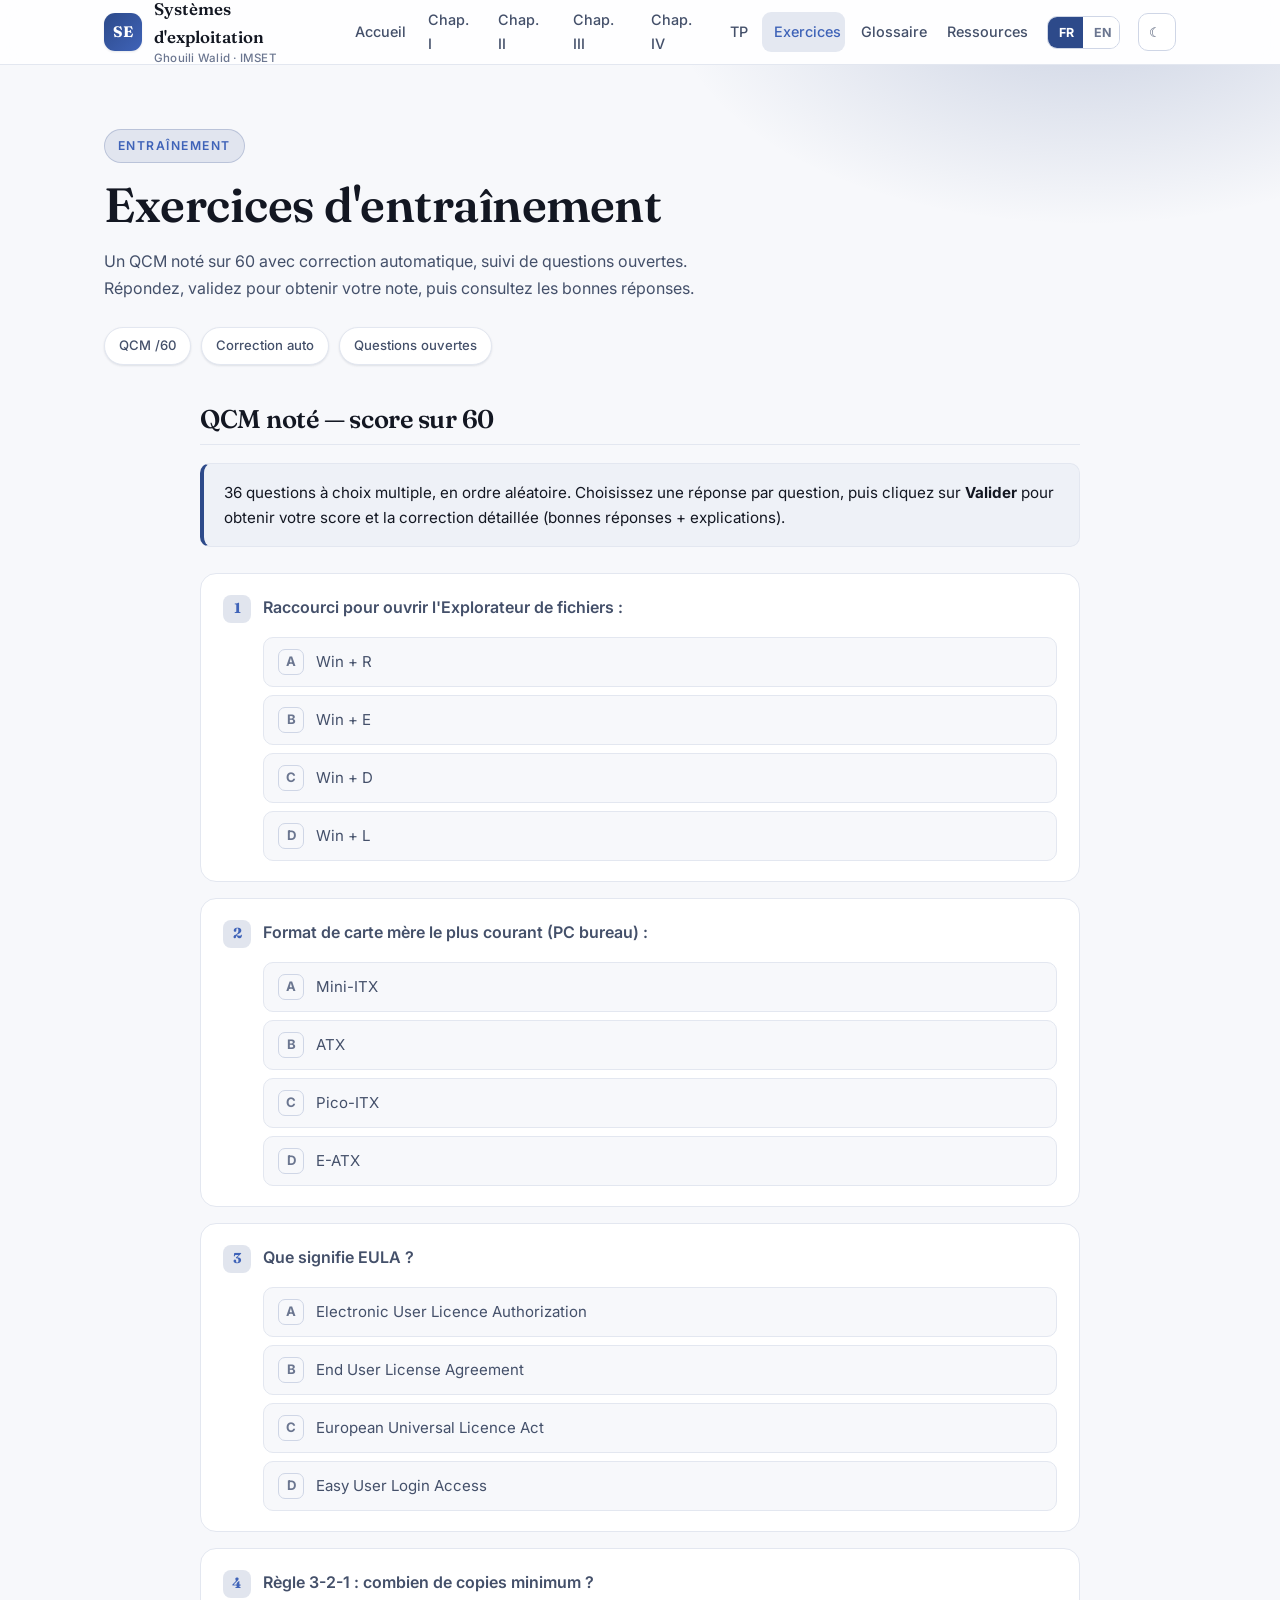
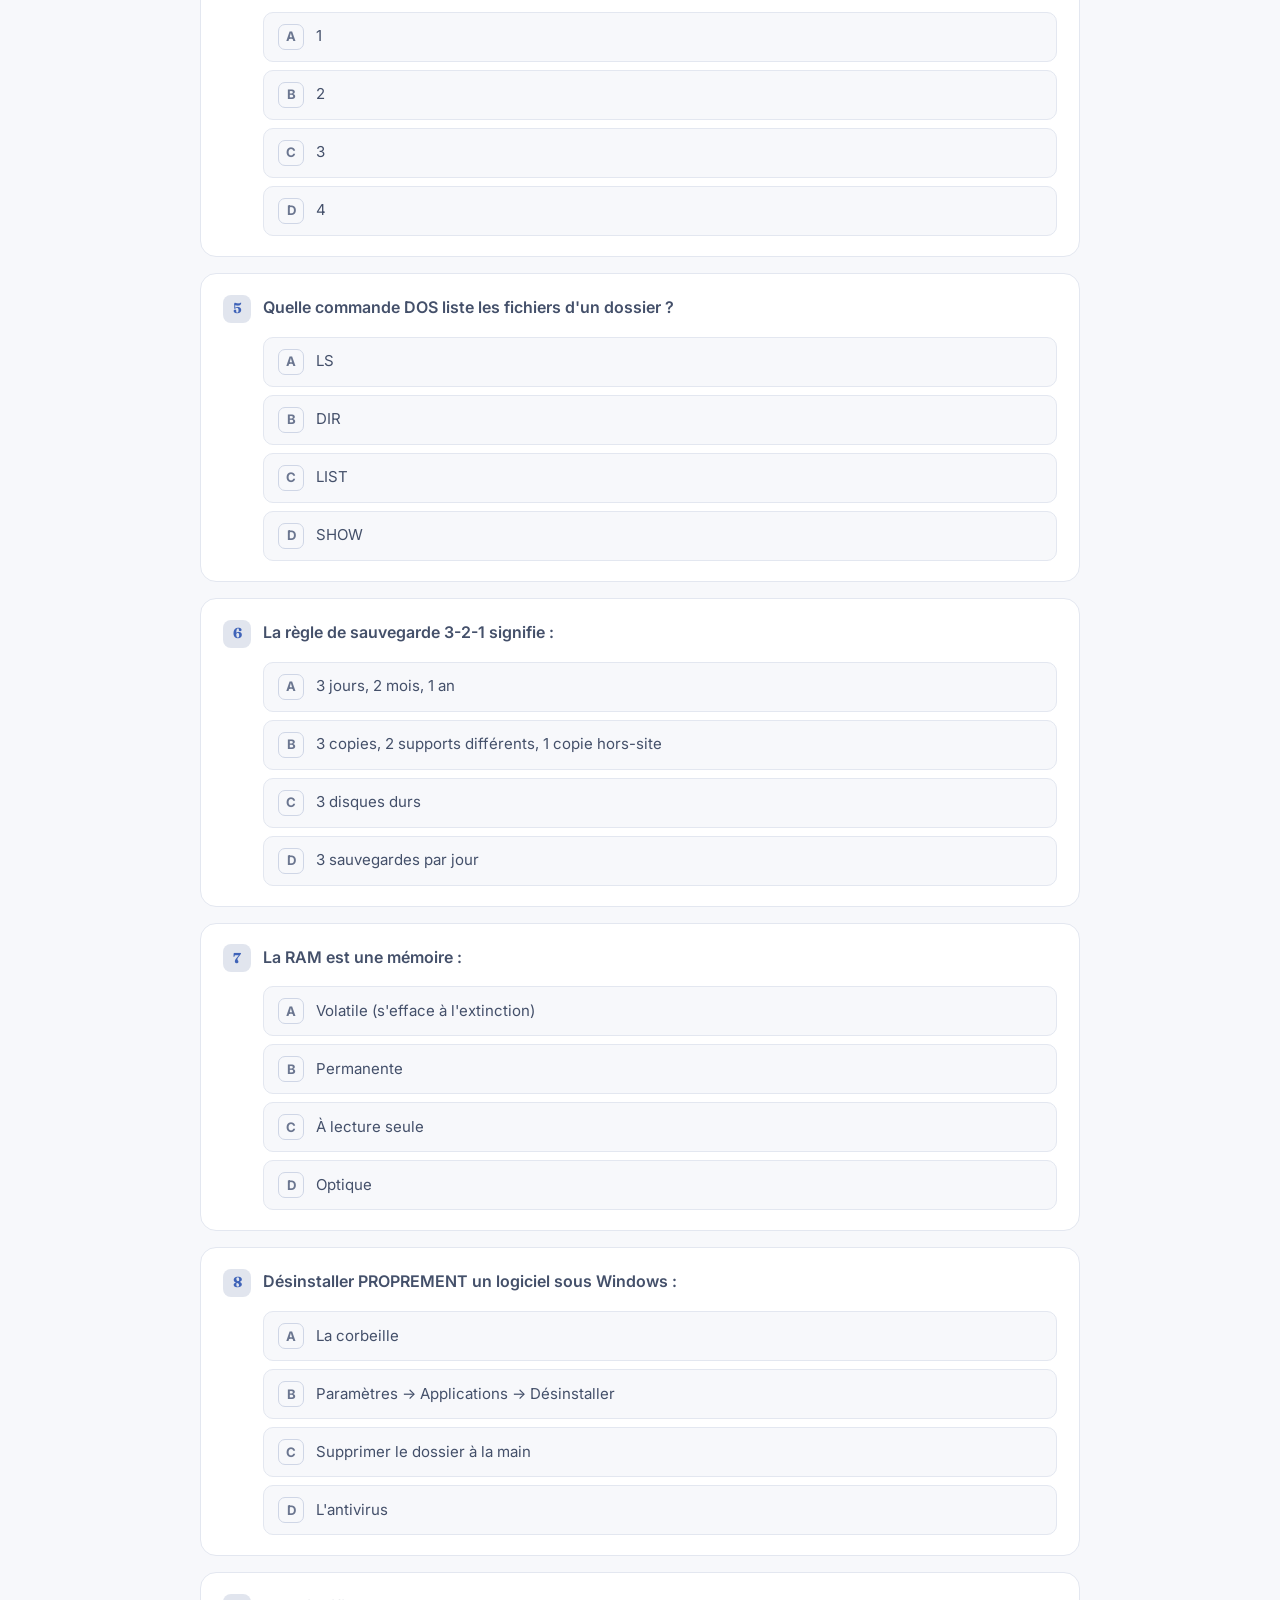
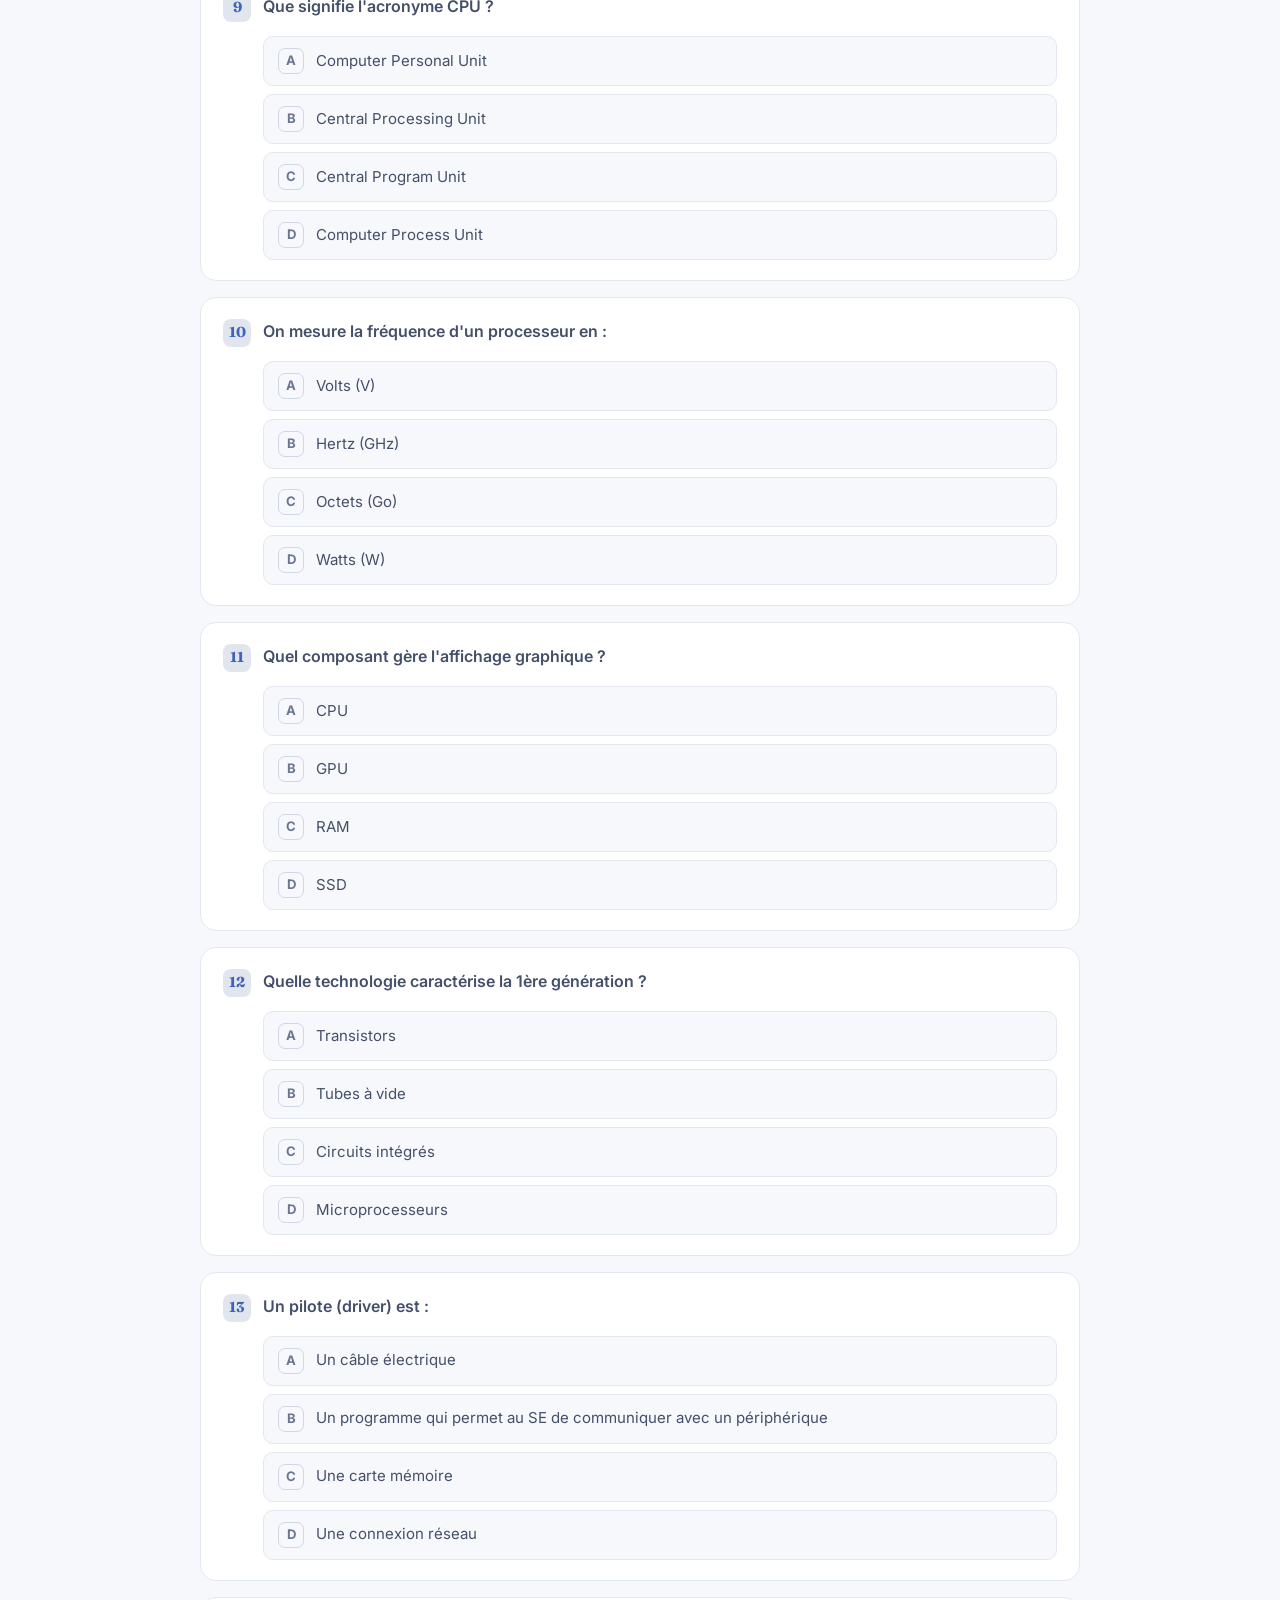
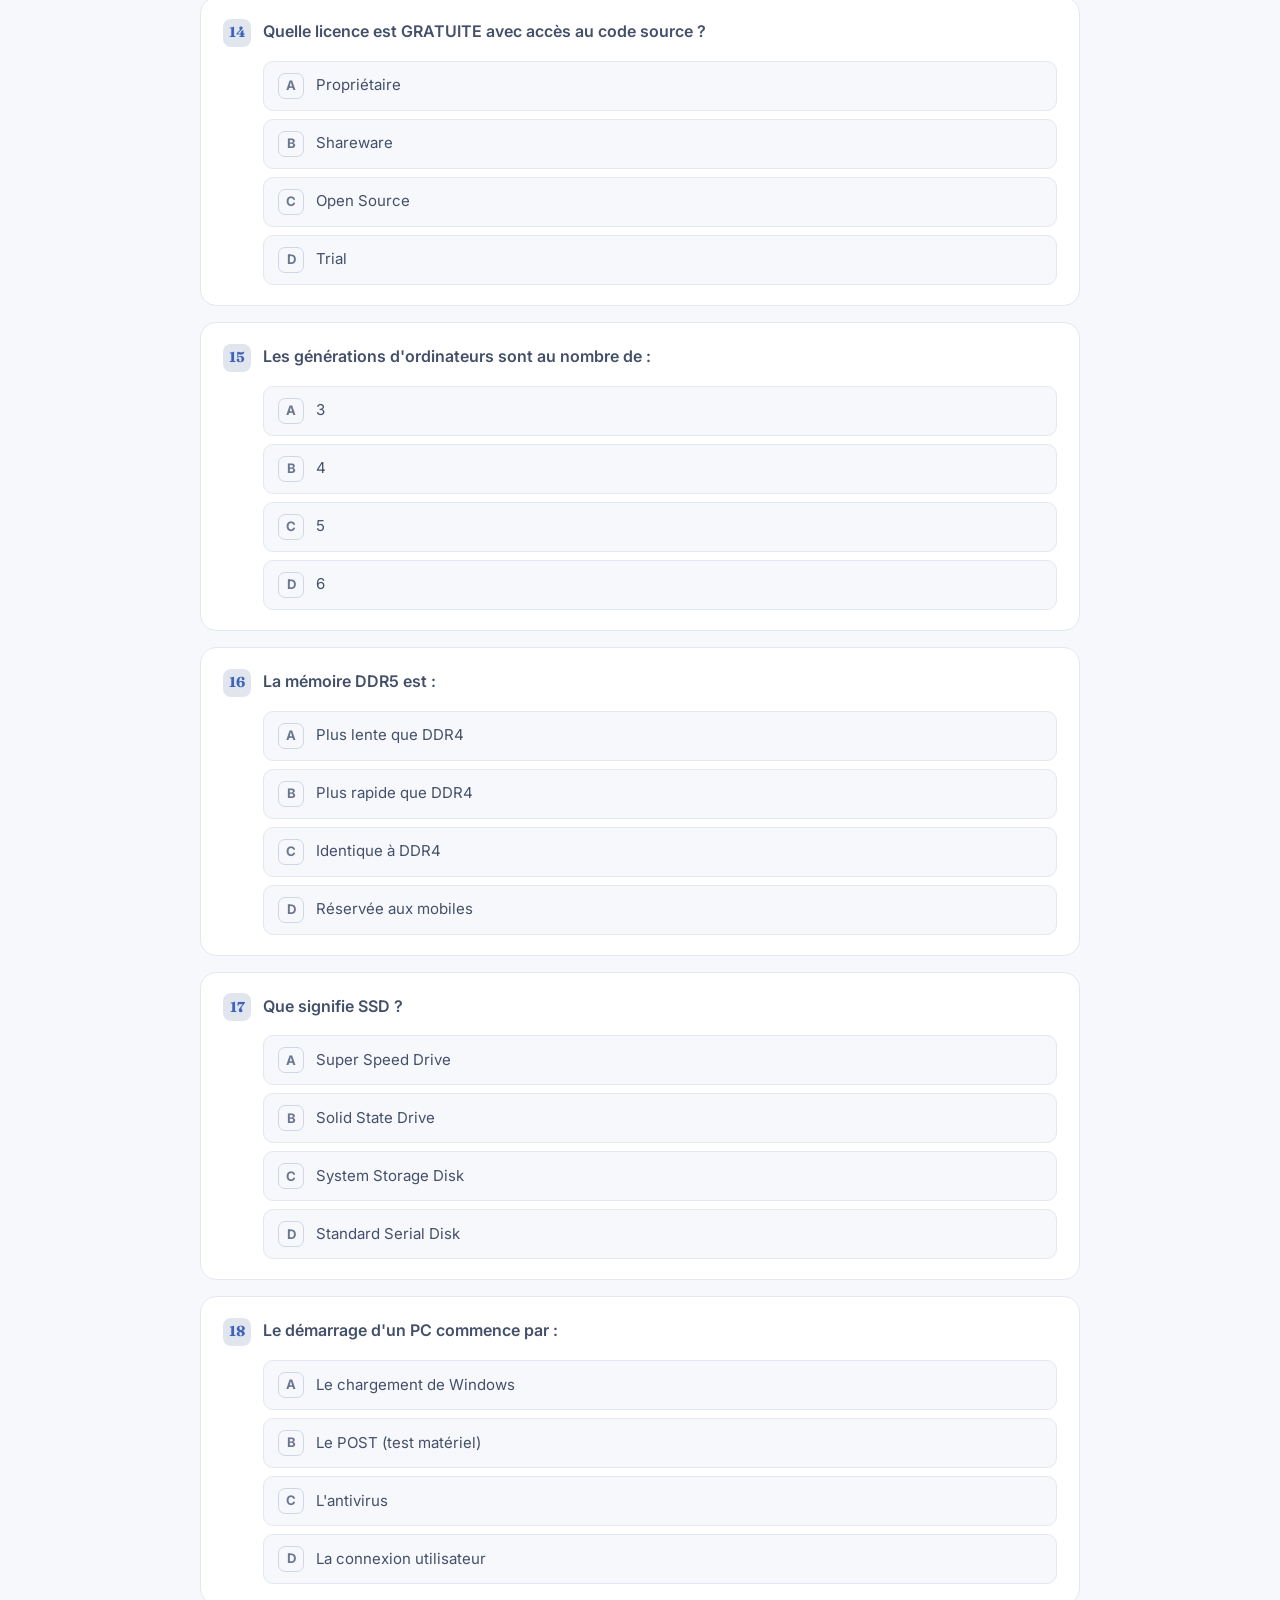
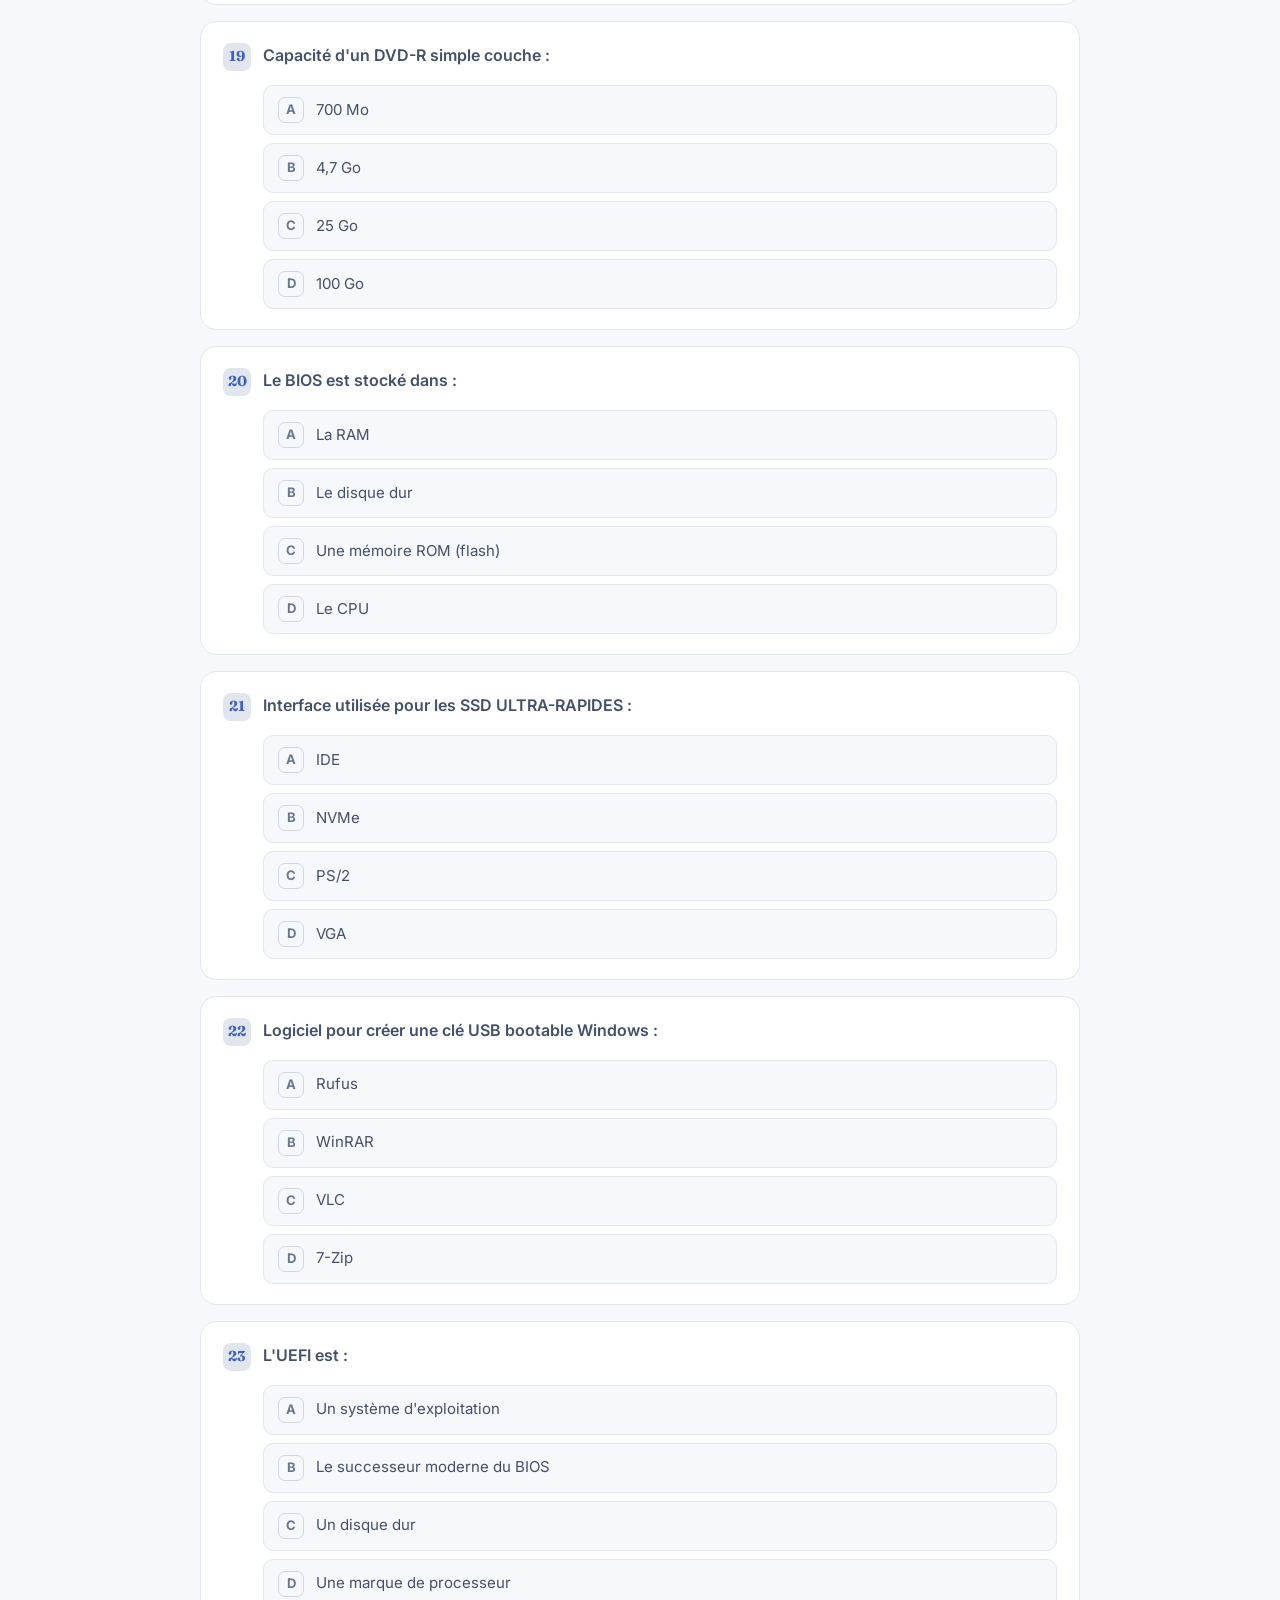
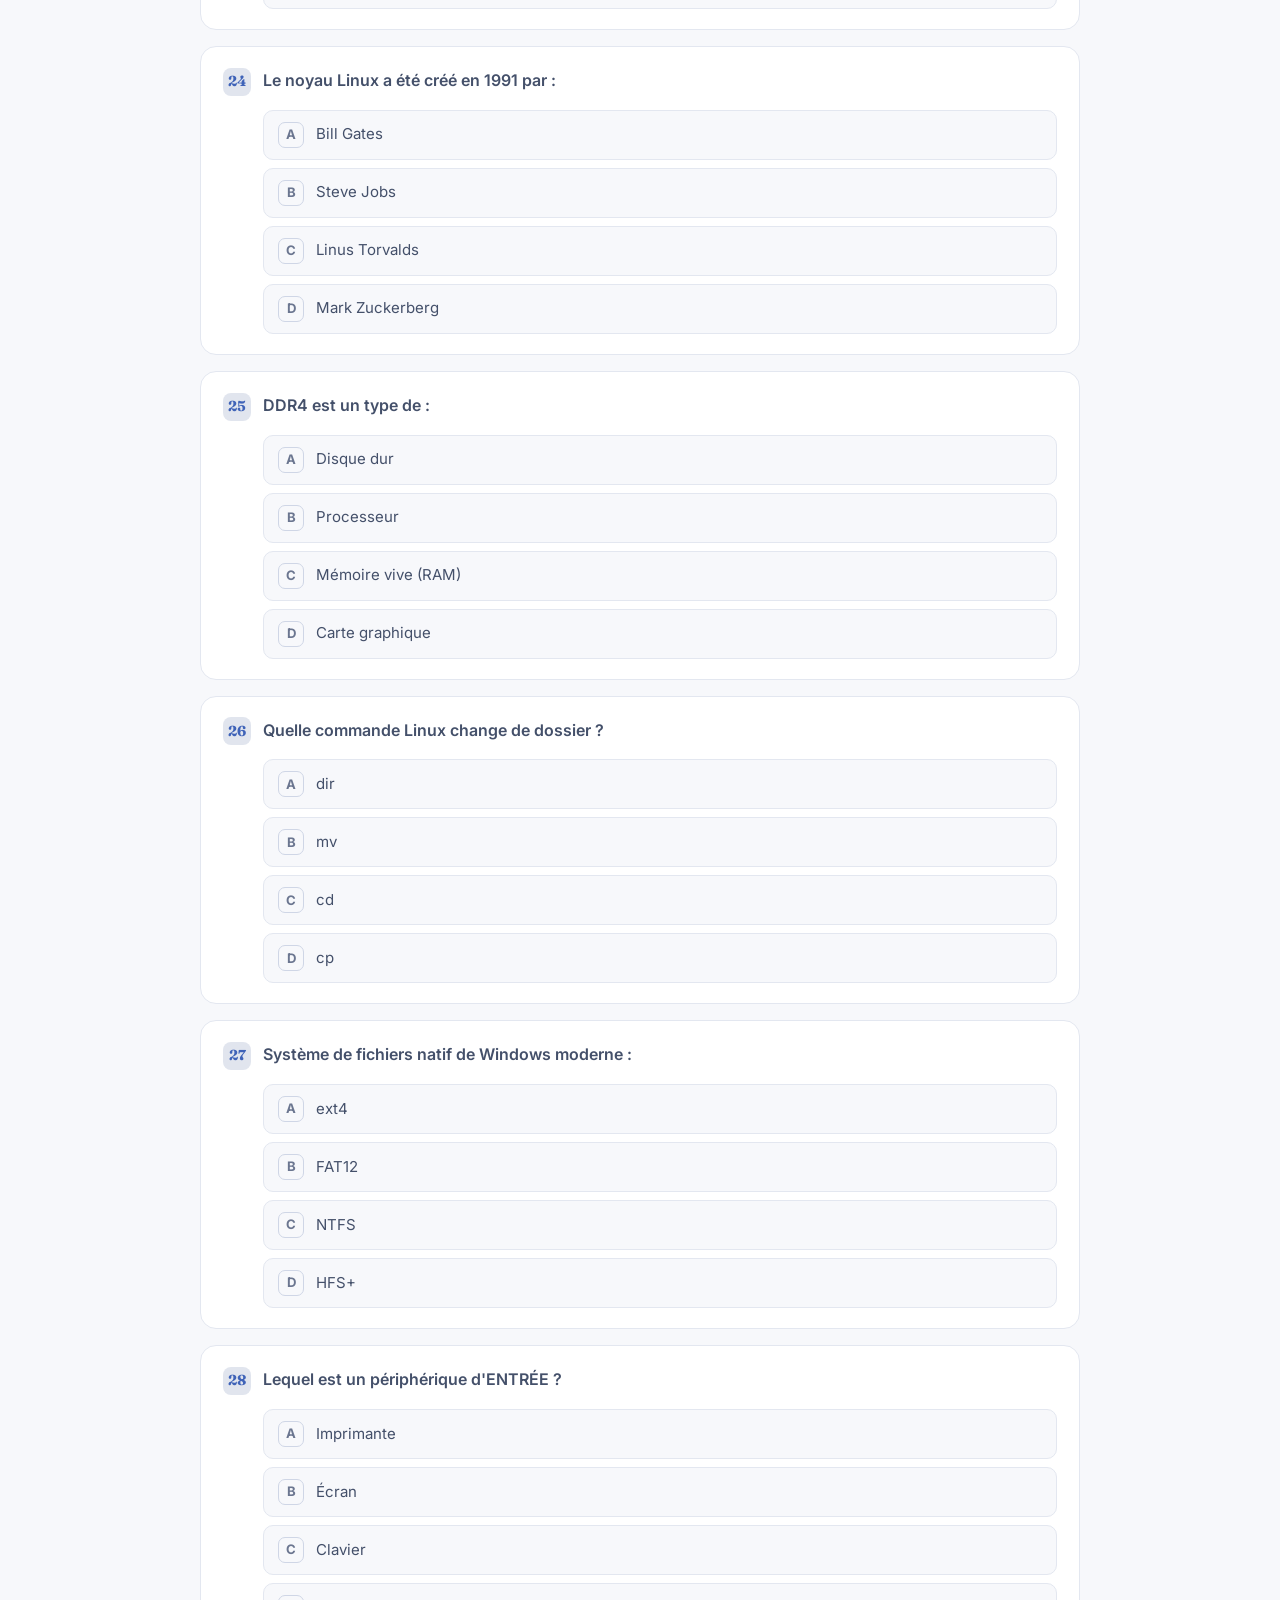
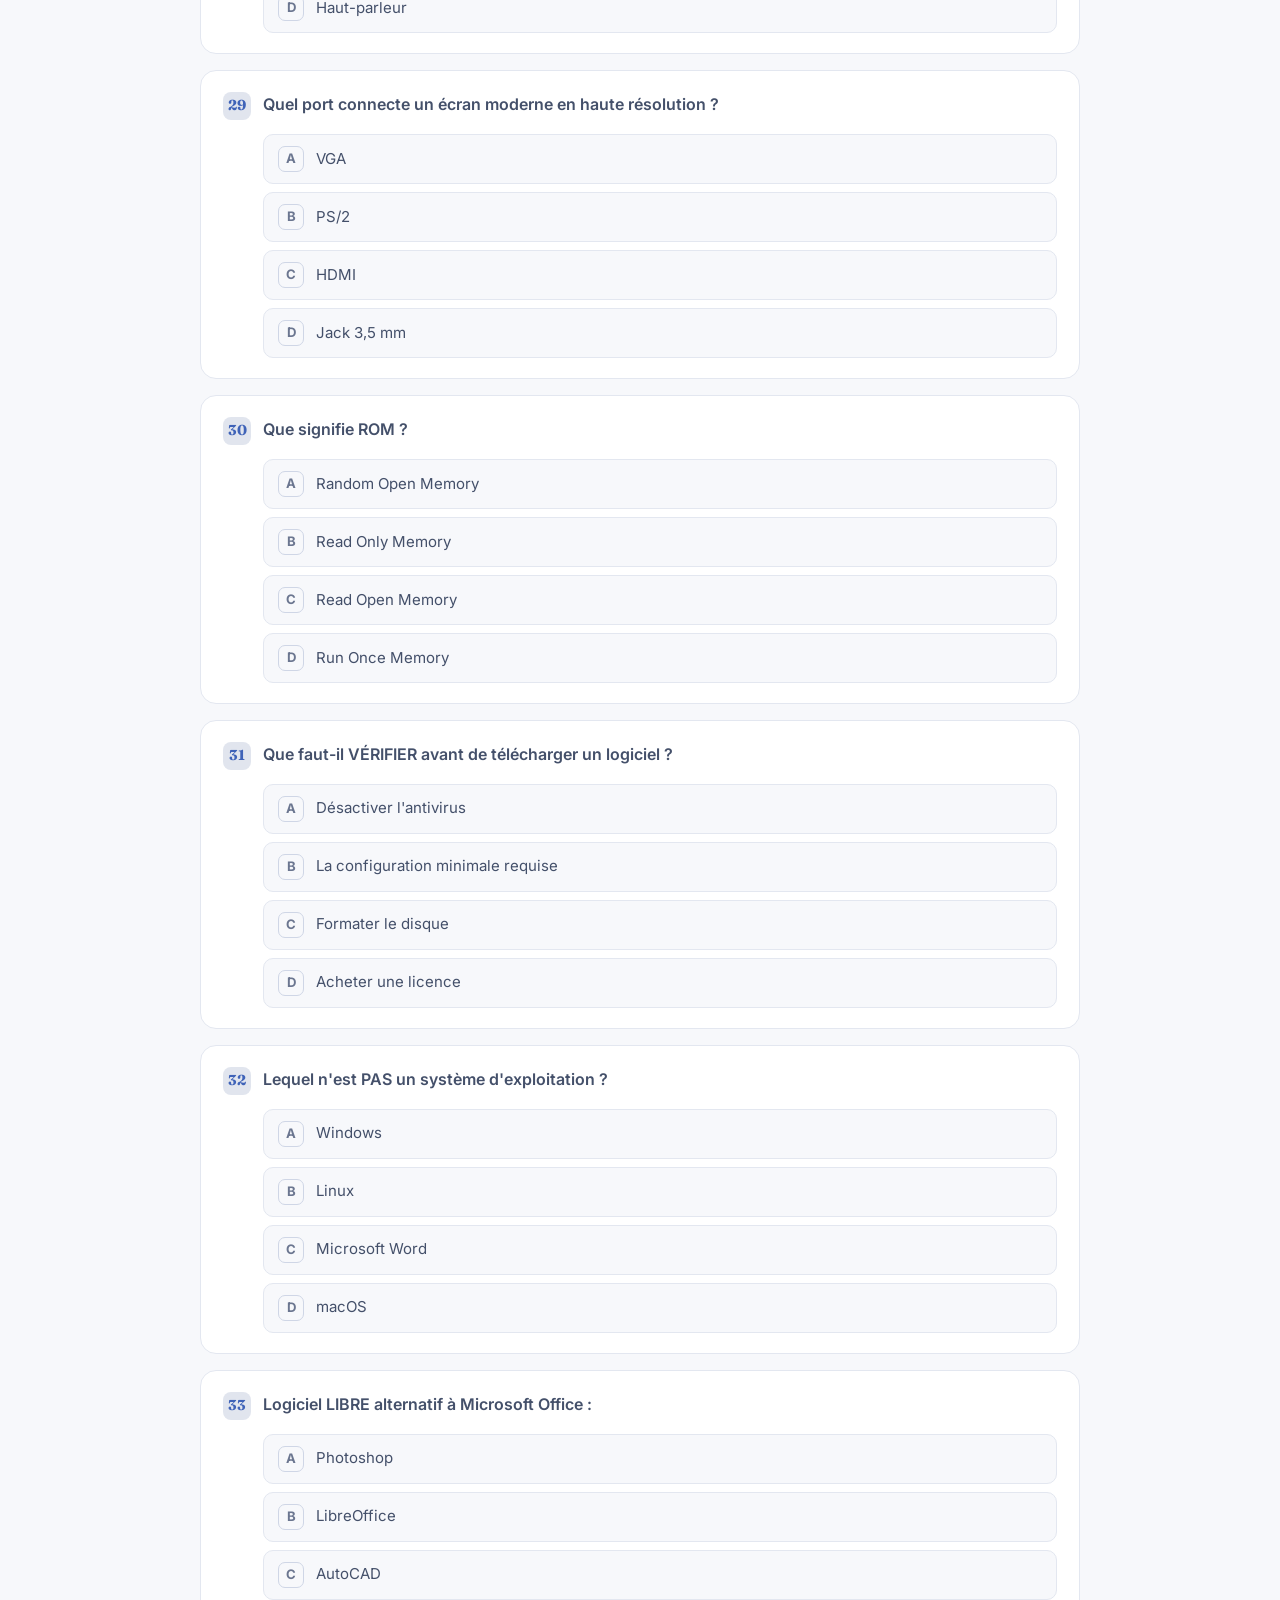
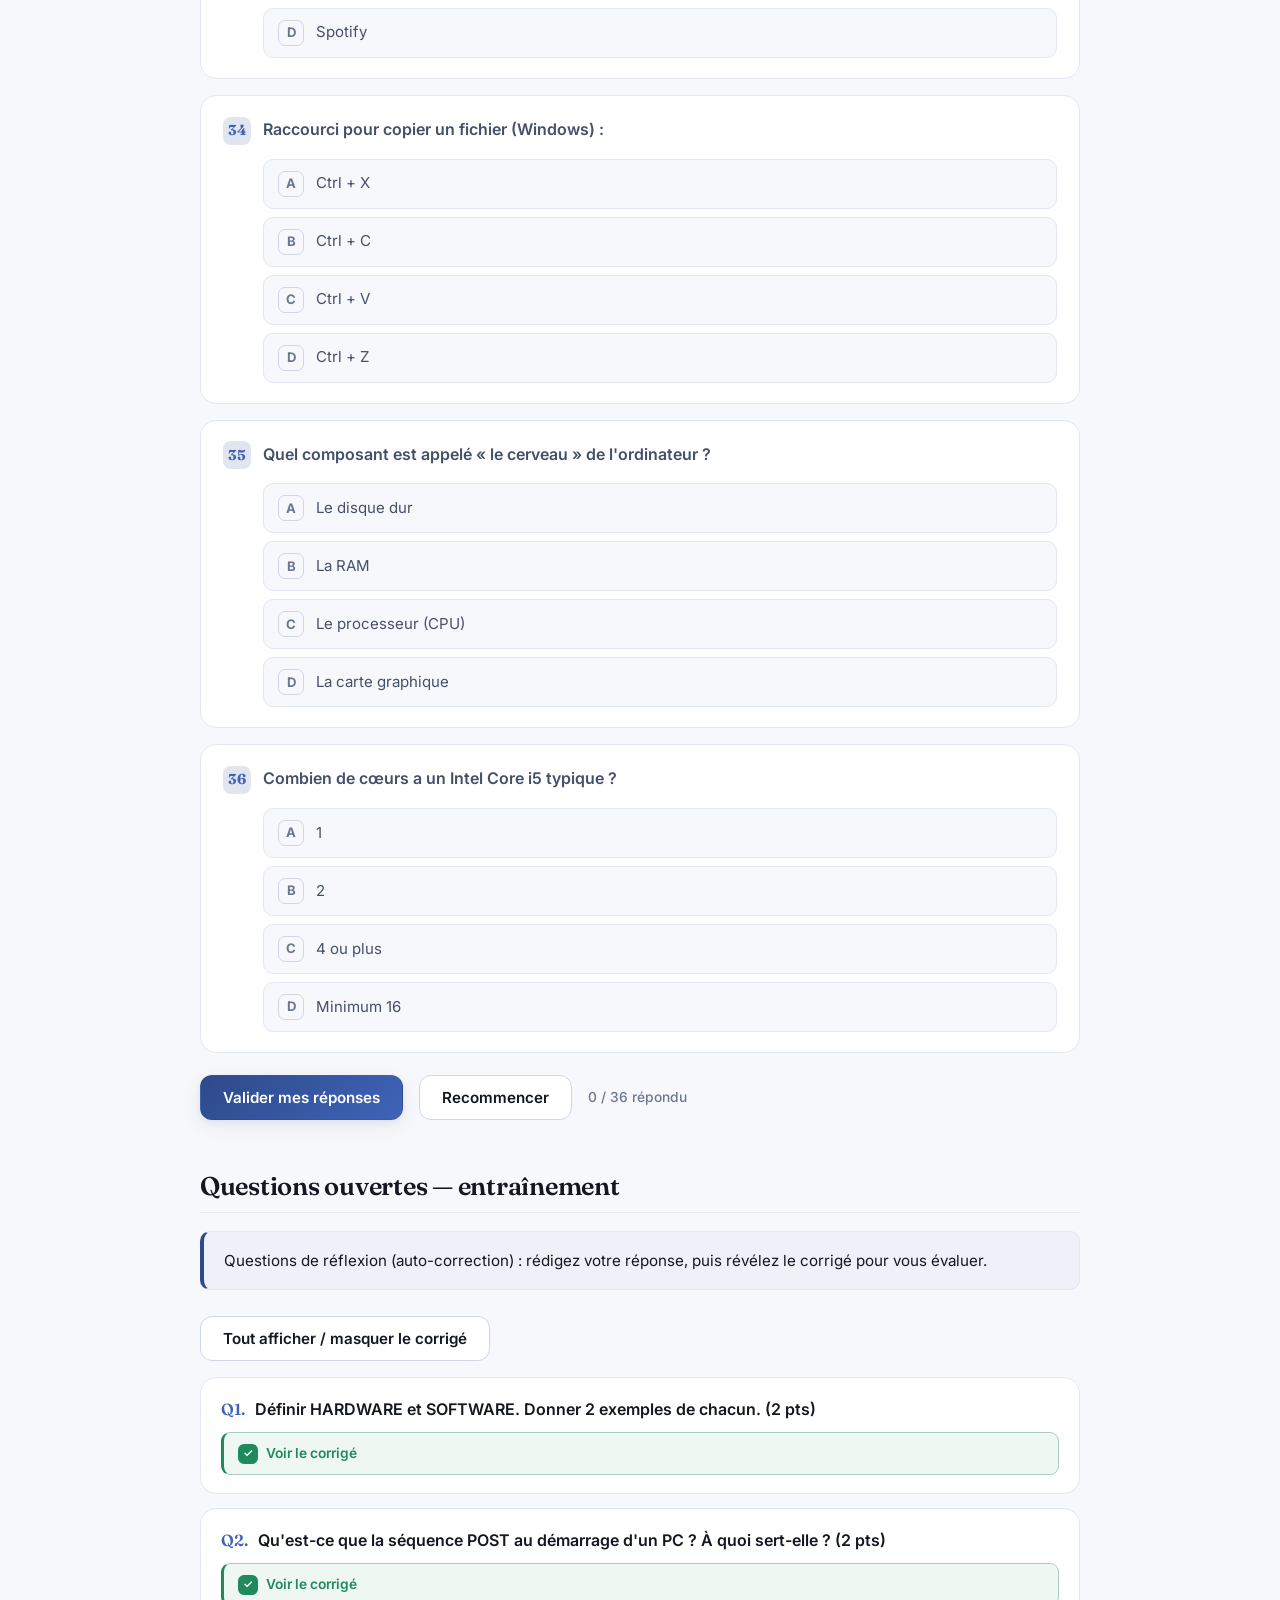
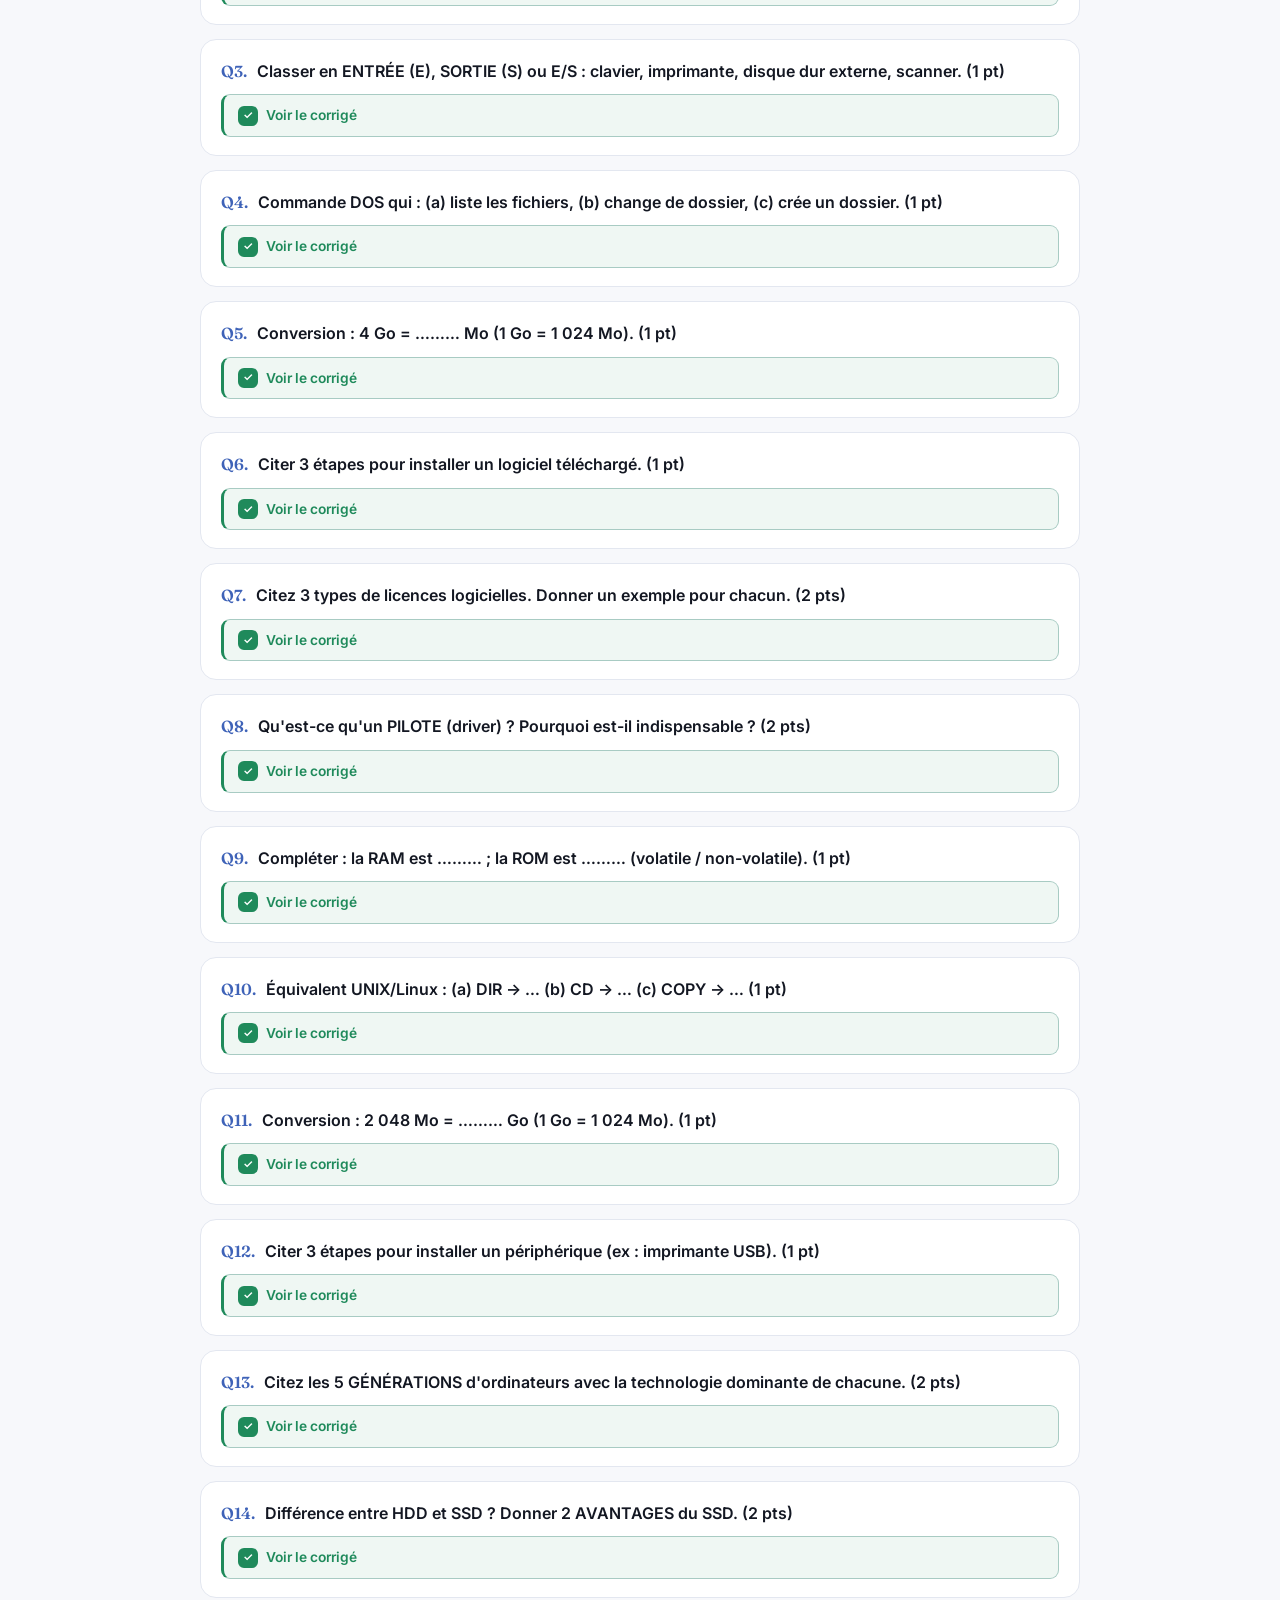
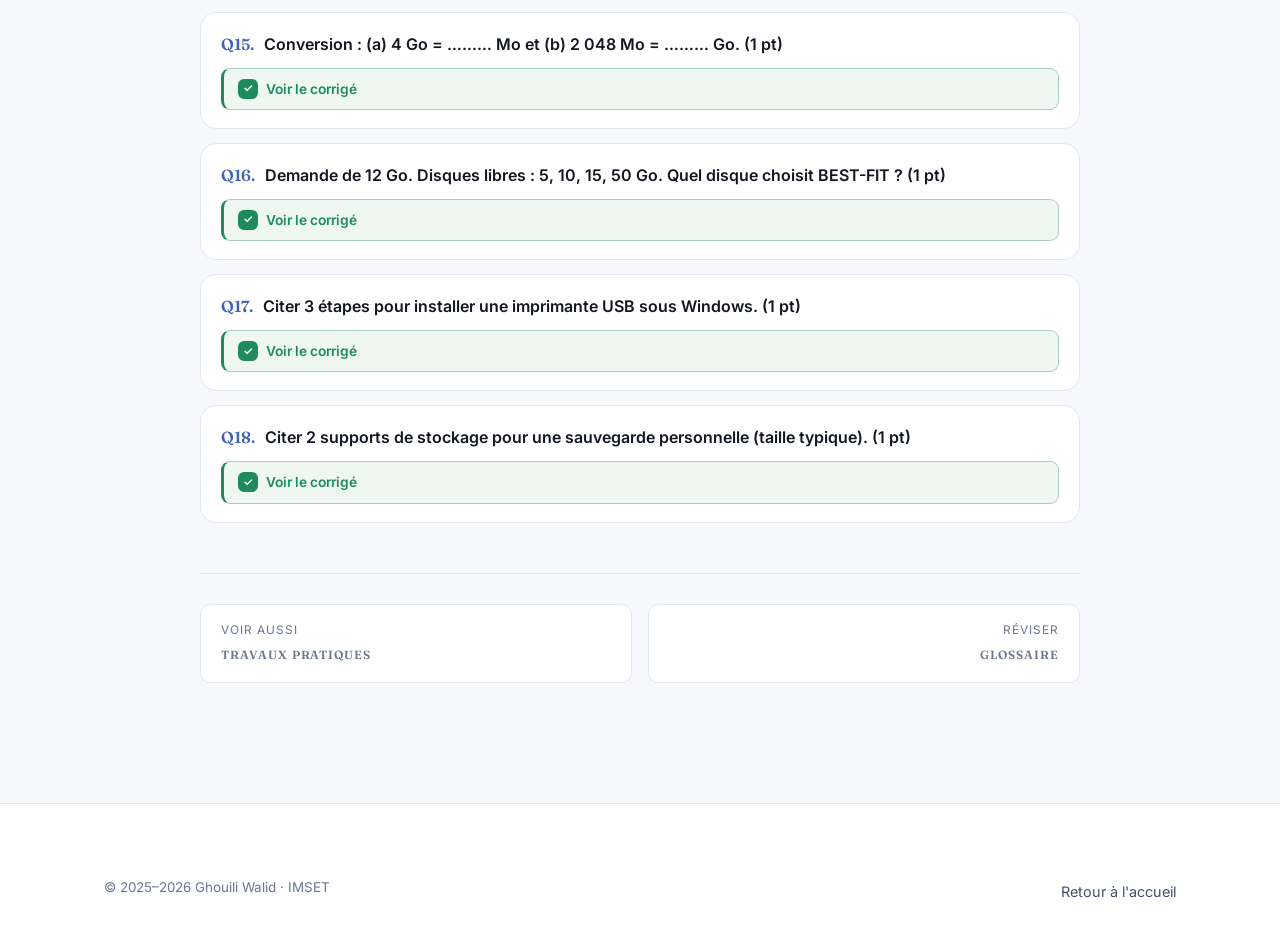
<file: examens.html>
<!DOCTYPE html>
<html lang="fr">
<head>
<meta charset="UTF-8">
<meta http-equiv="refresh" content="0; url=exercices.html">
<link rel="canonical" href="exercices.html">
<title>Exercices — Systèmes d'exploitation</title>
</head>
<body>
<p><a href="exercices.html">Exercices d'entraînement →</a></p>
<script>location.replace("exercices.html");</script>
</body>
</html>
</file>
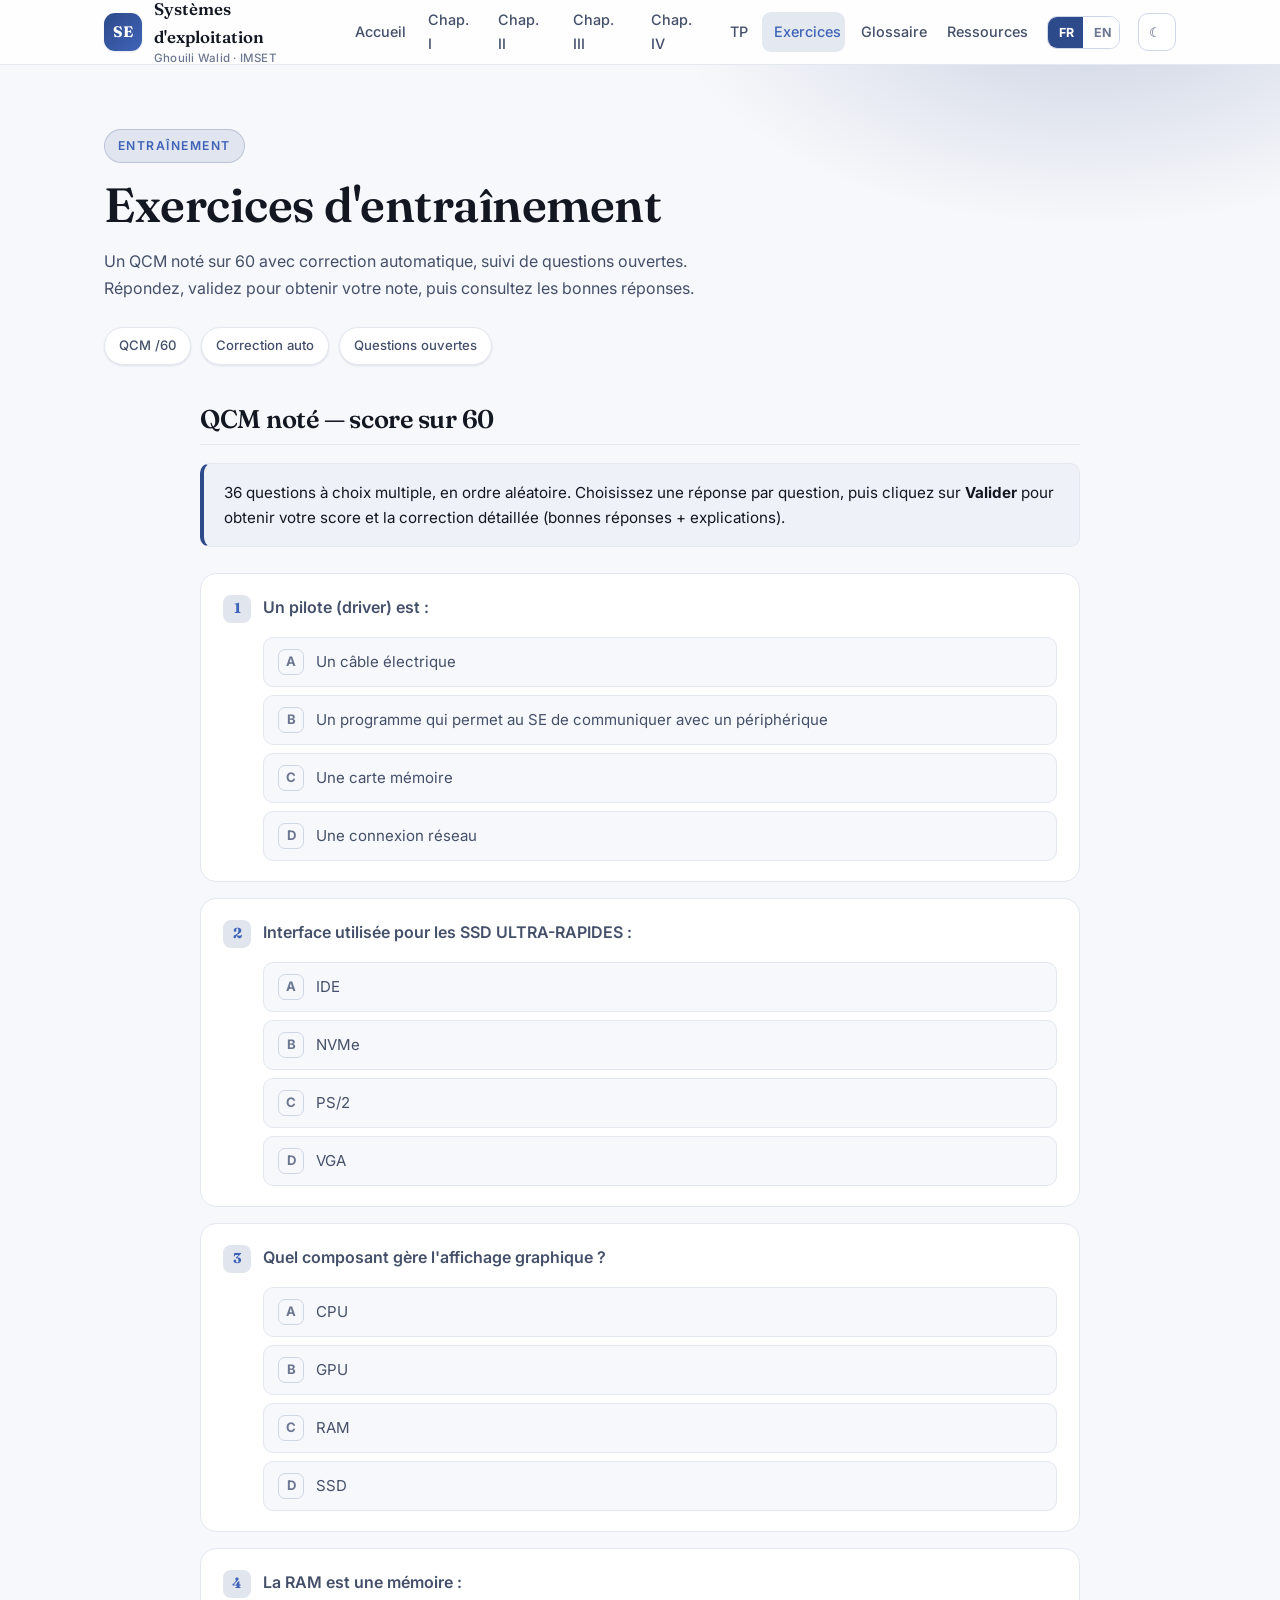
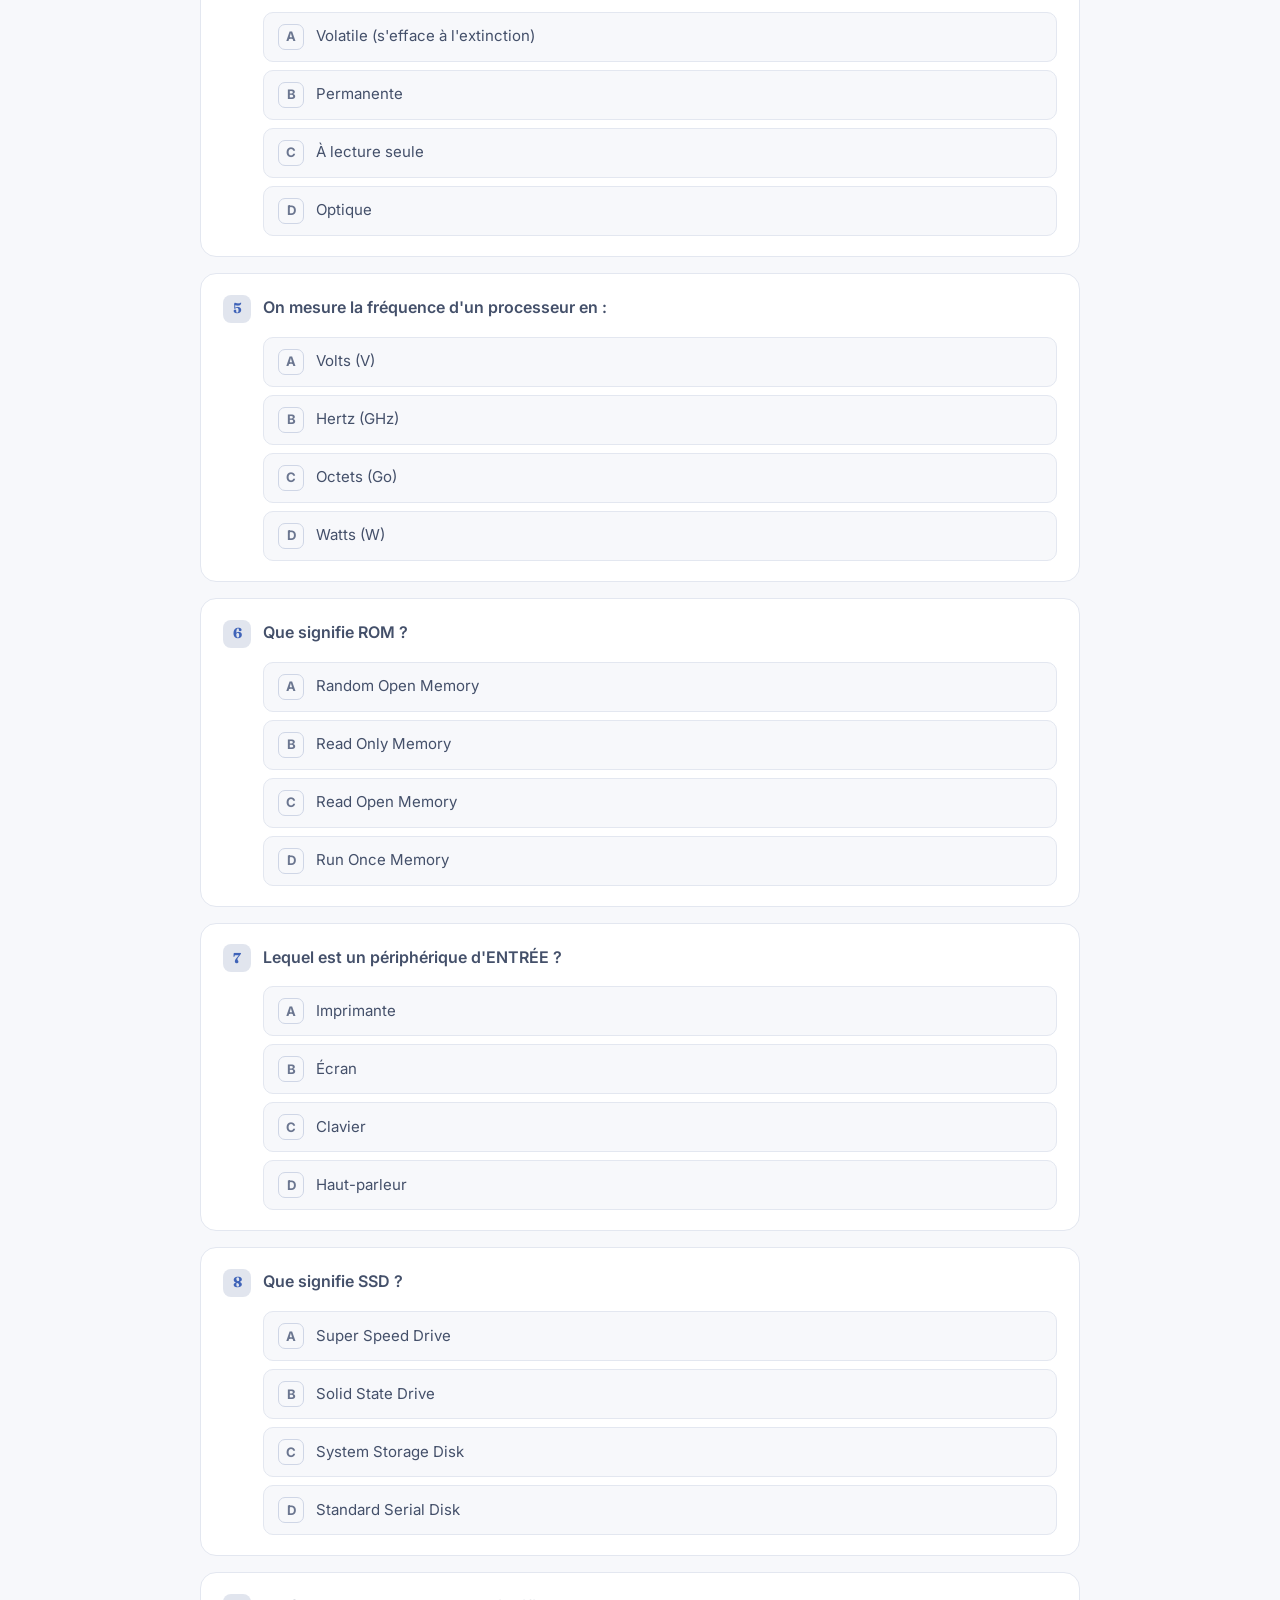
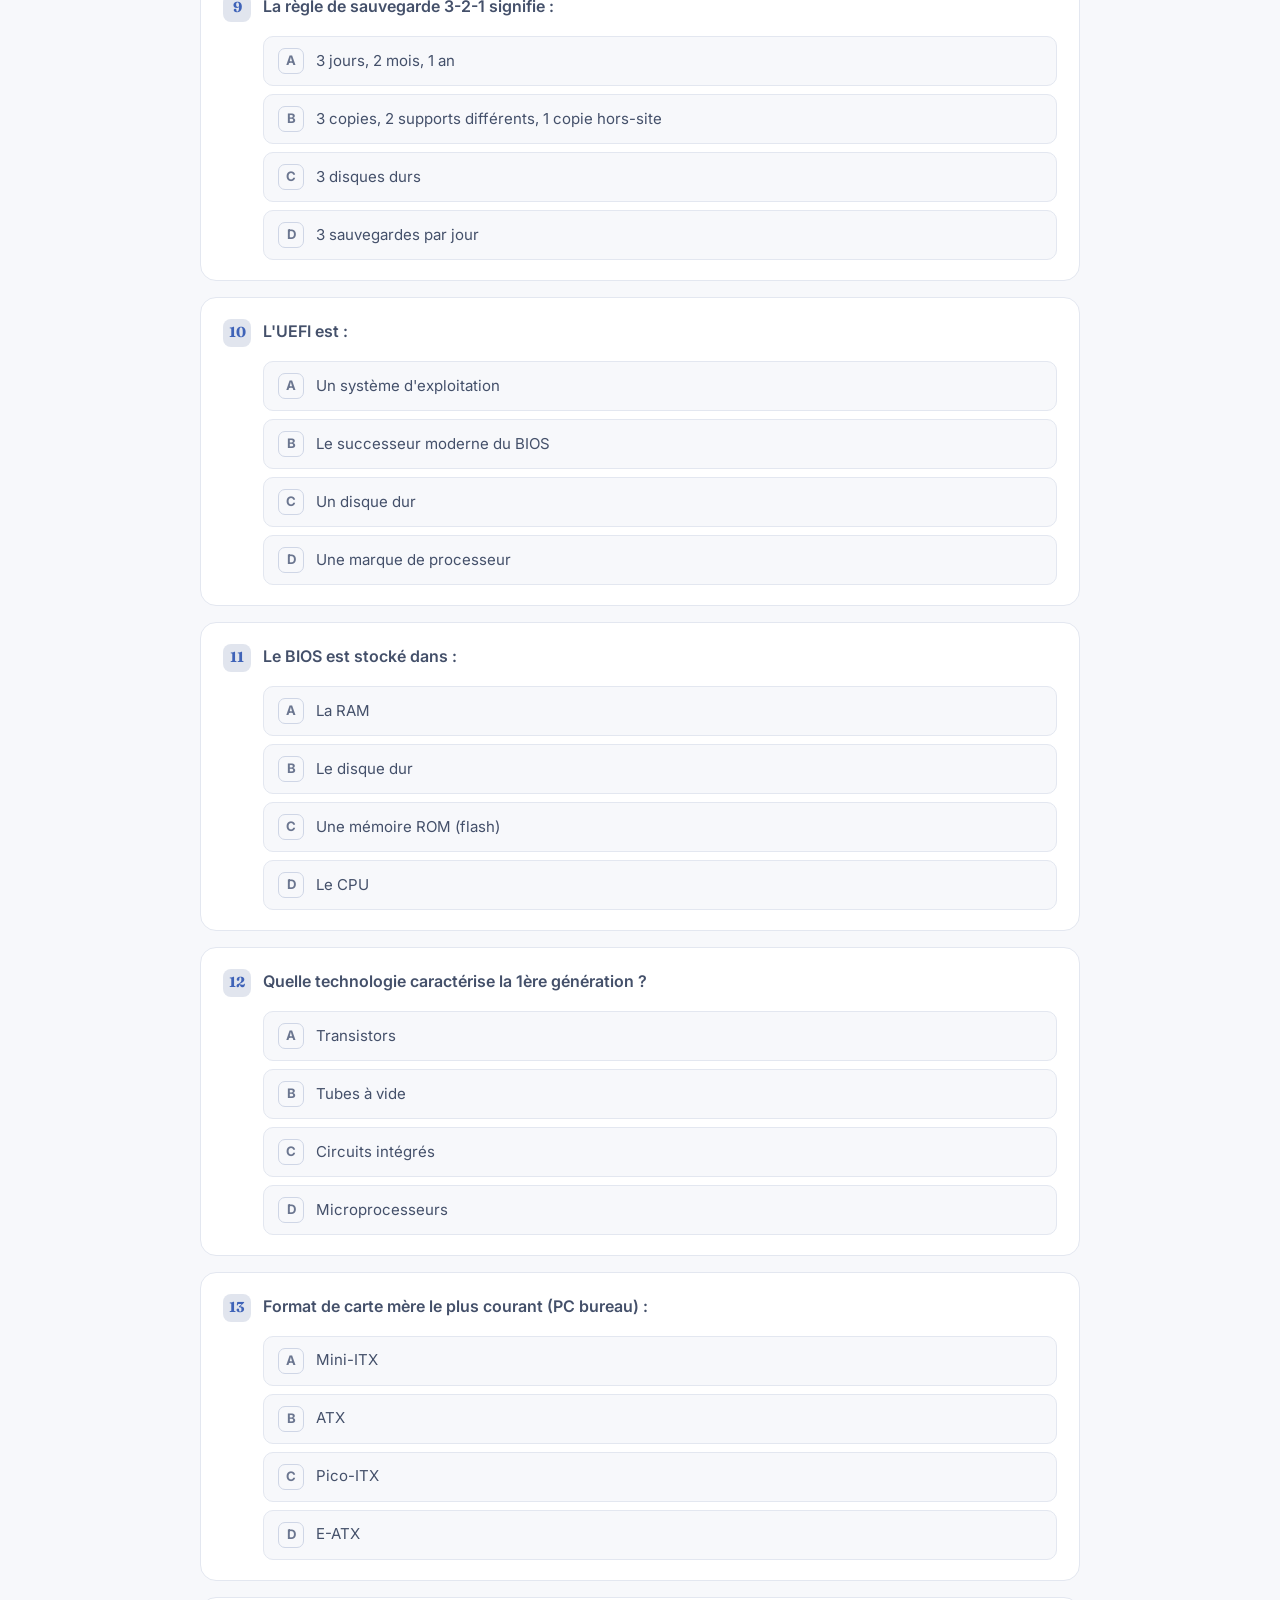
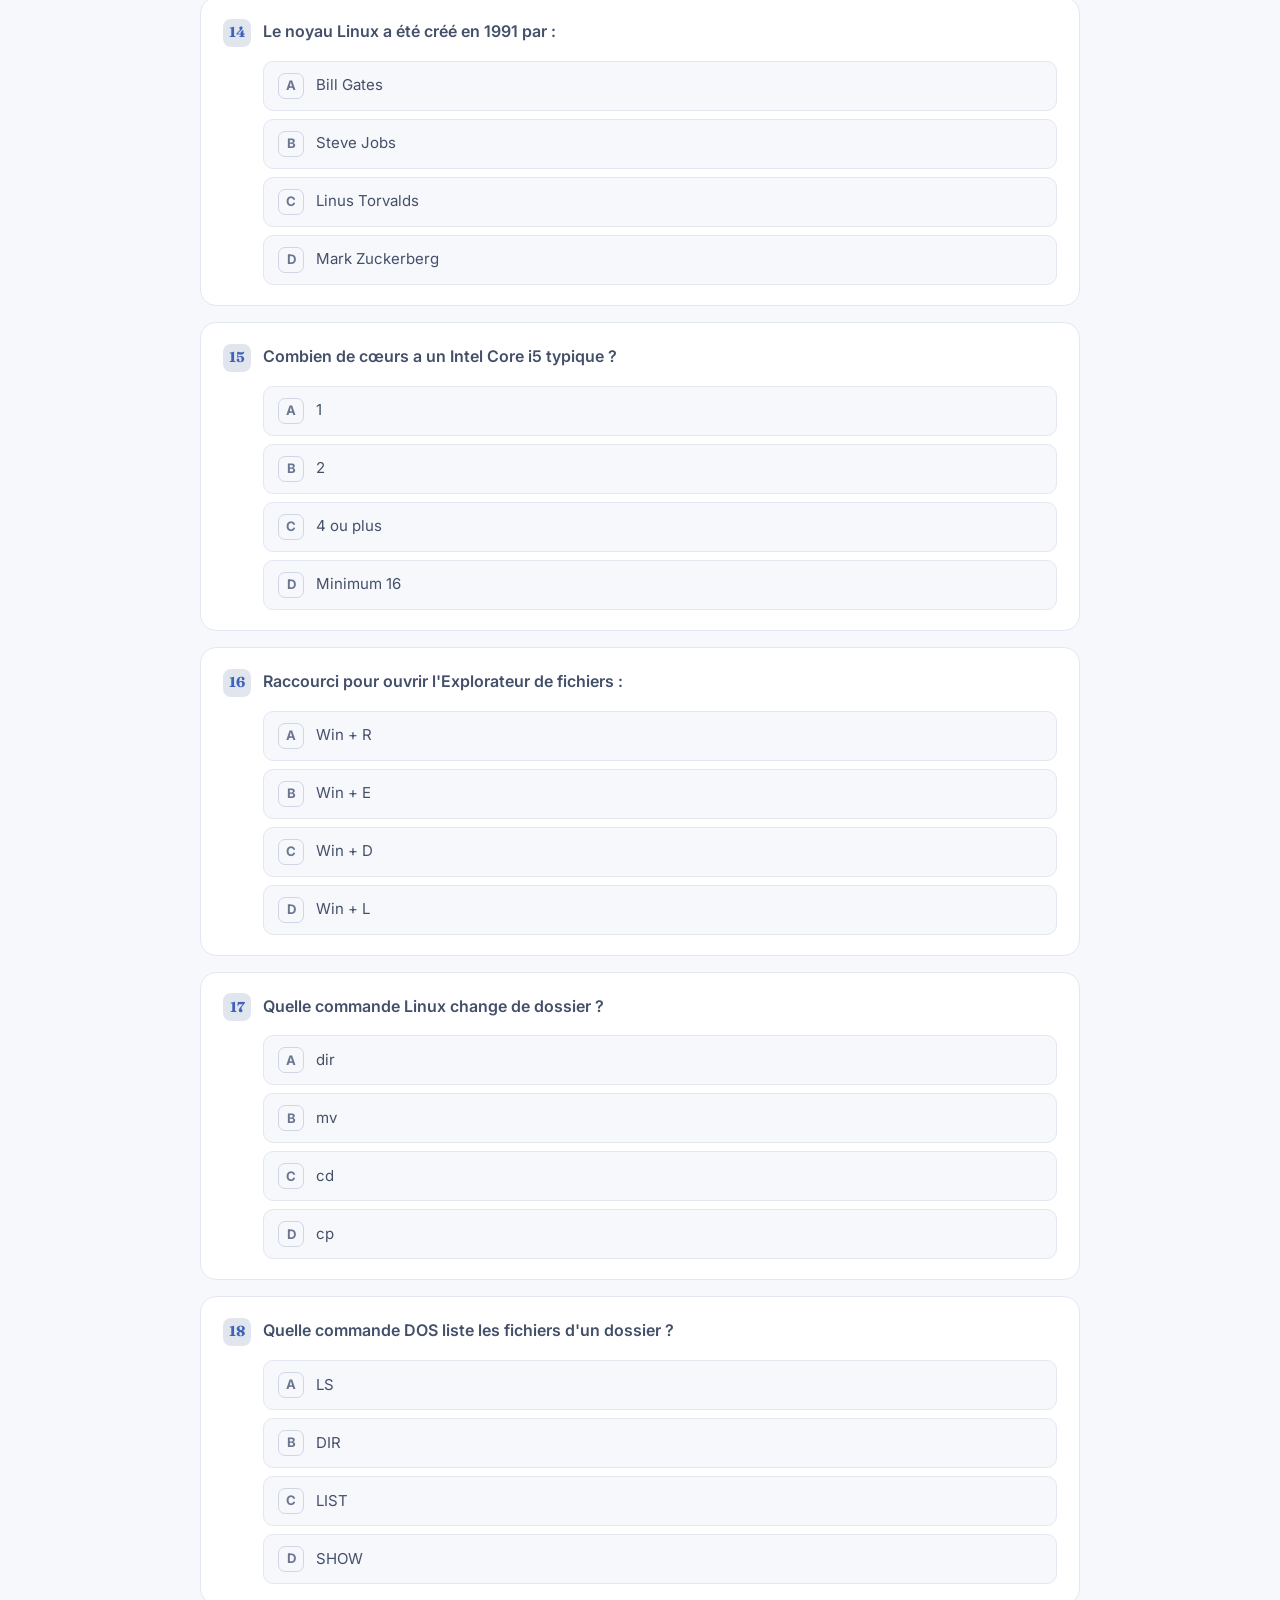
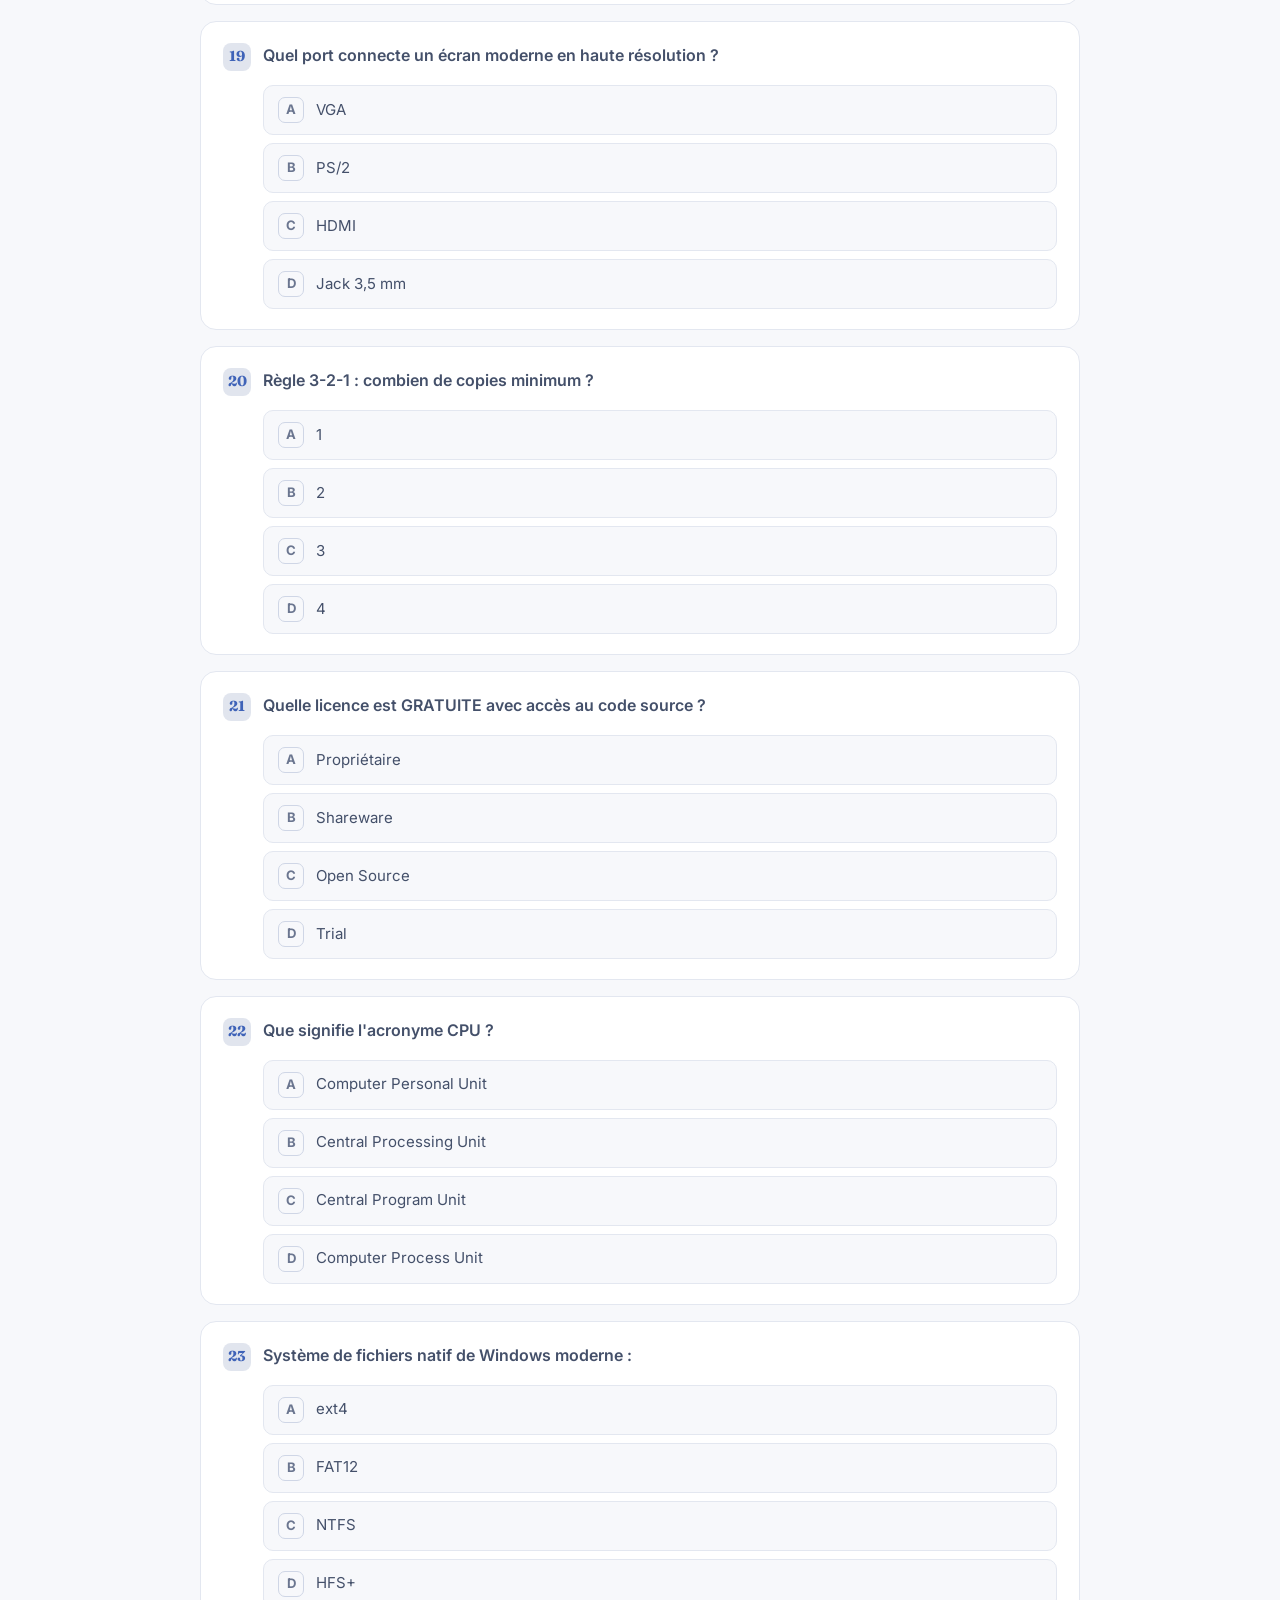
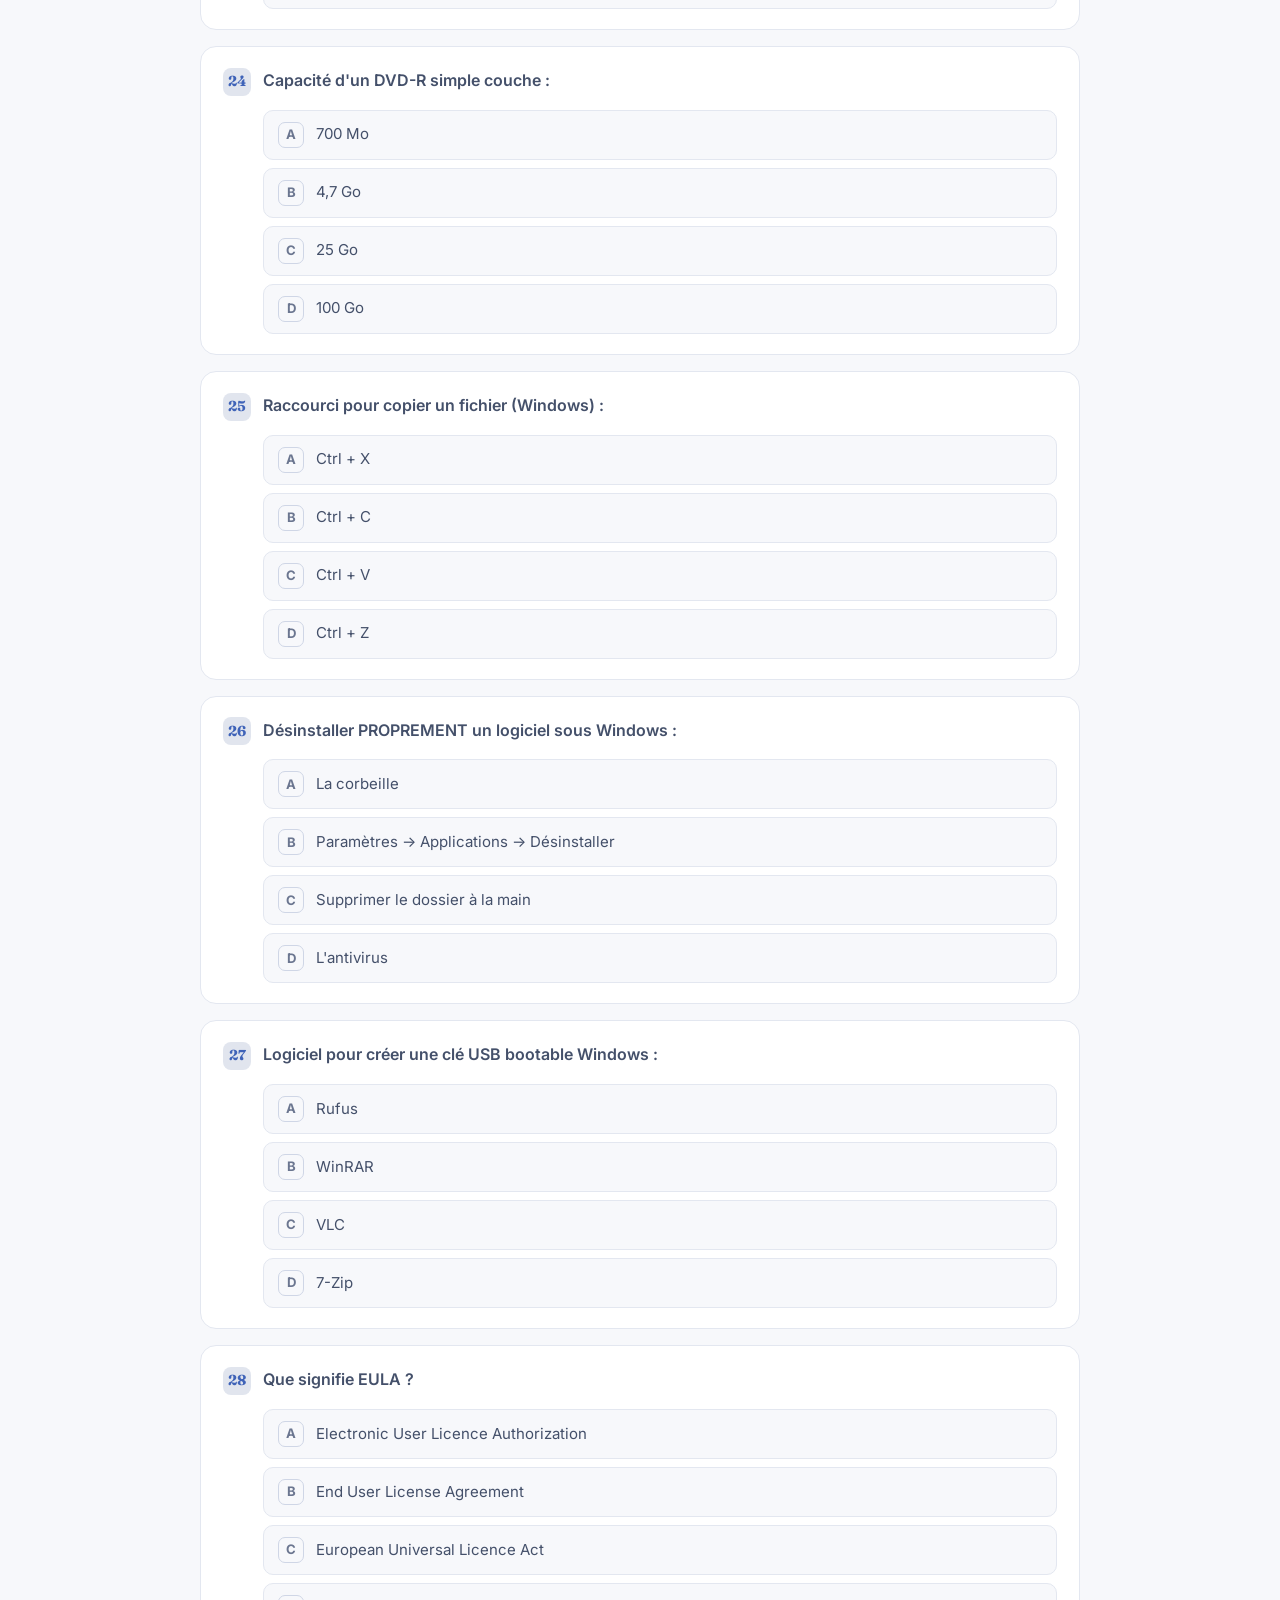
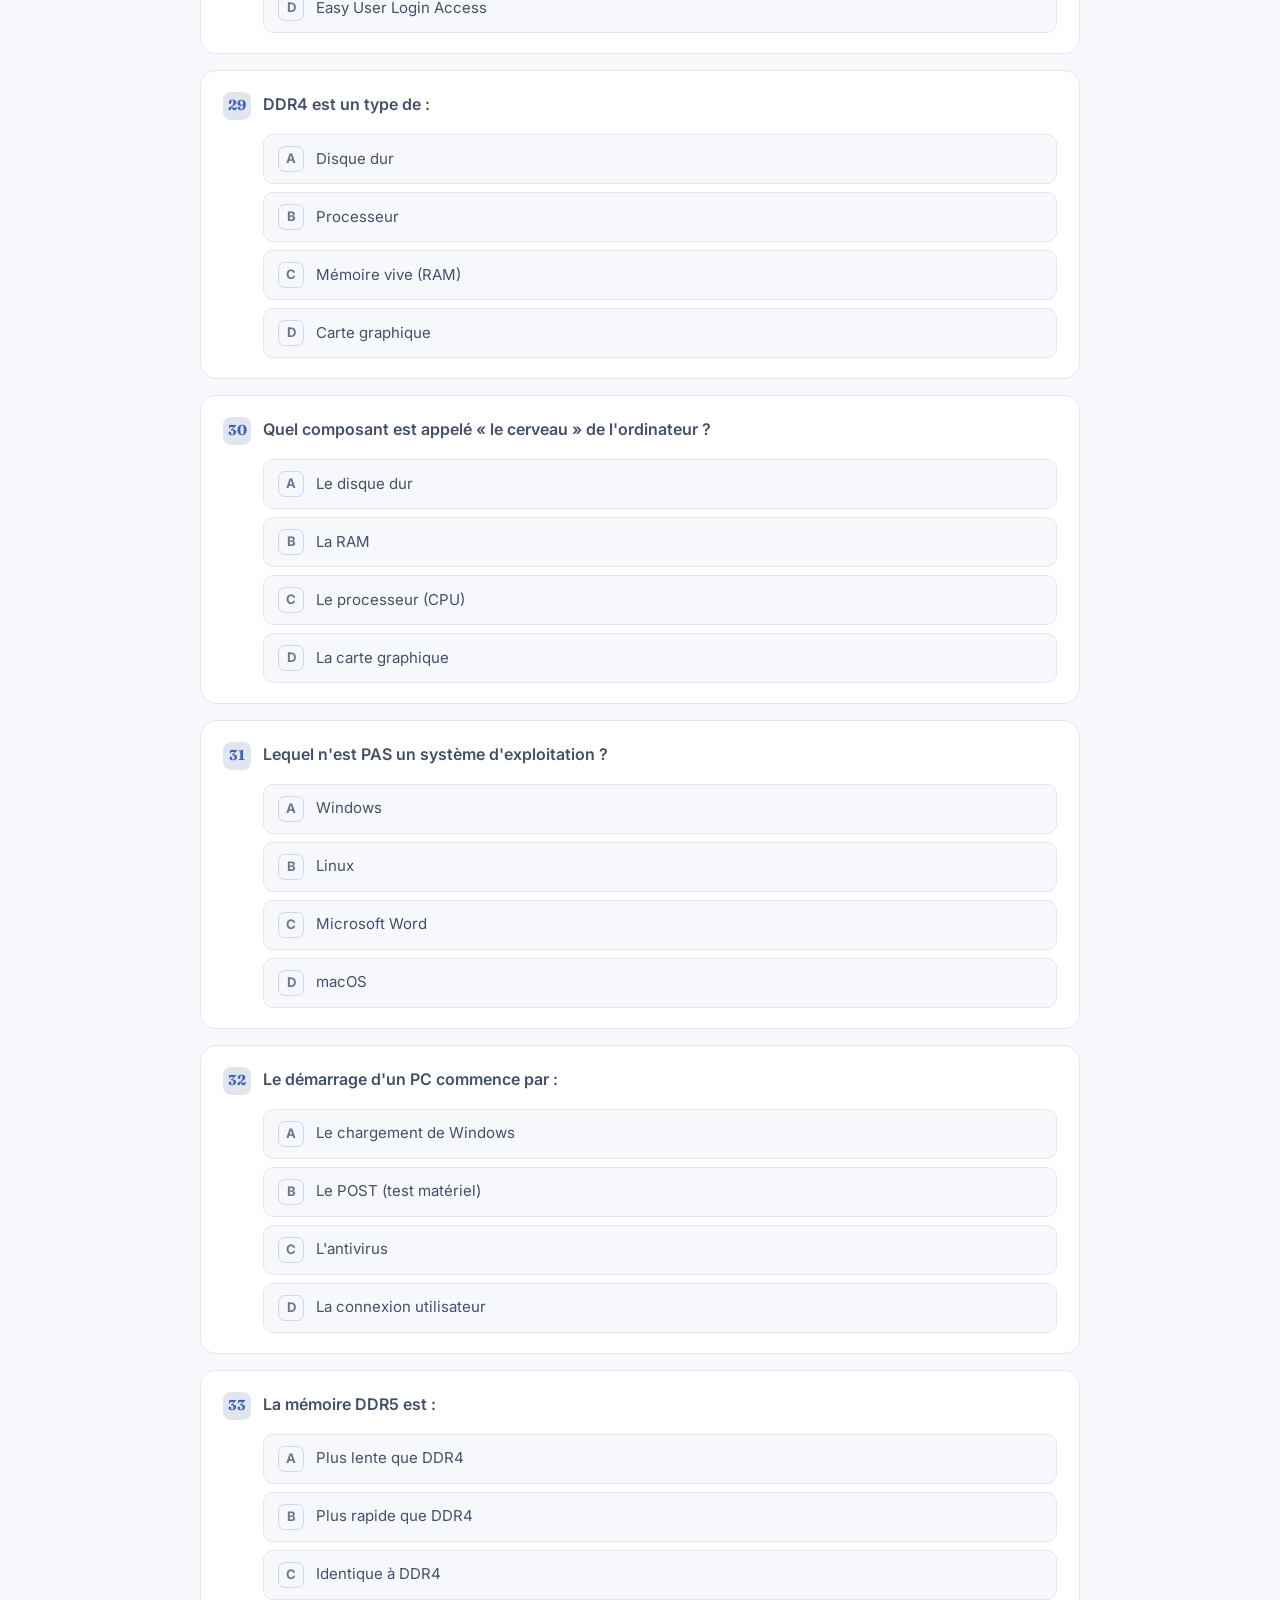
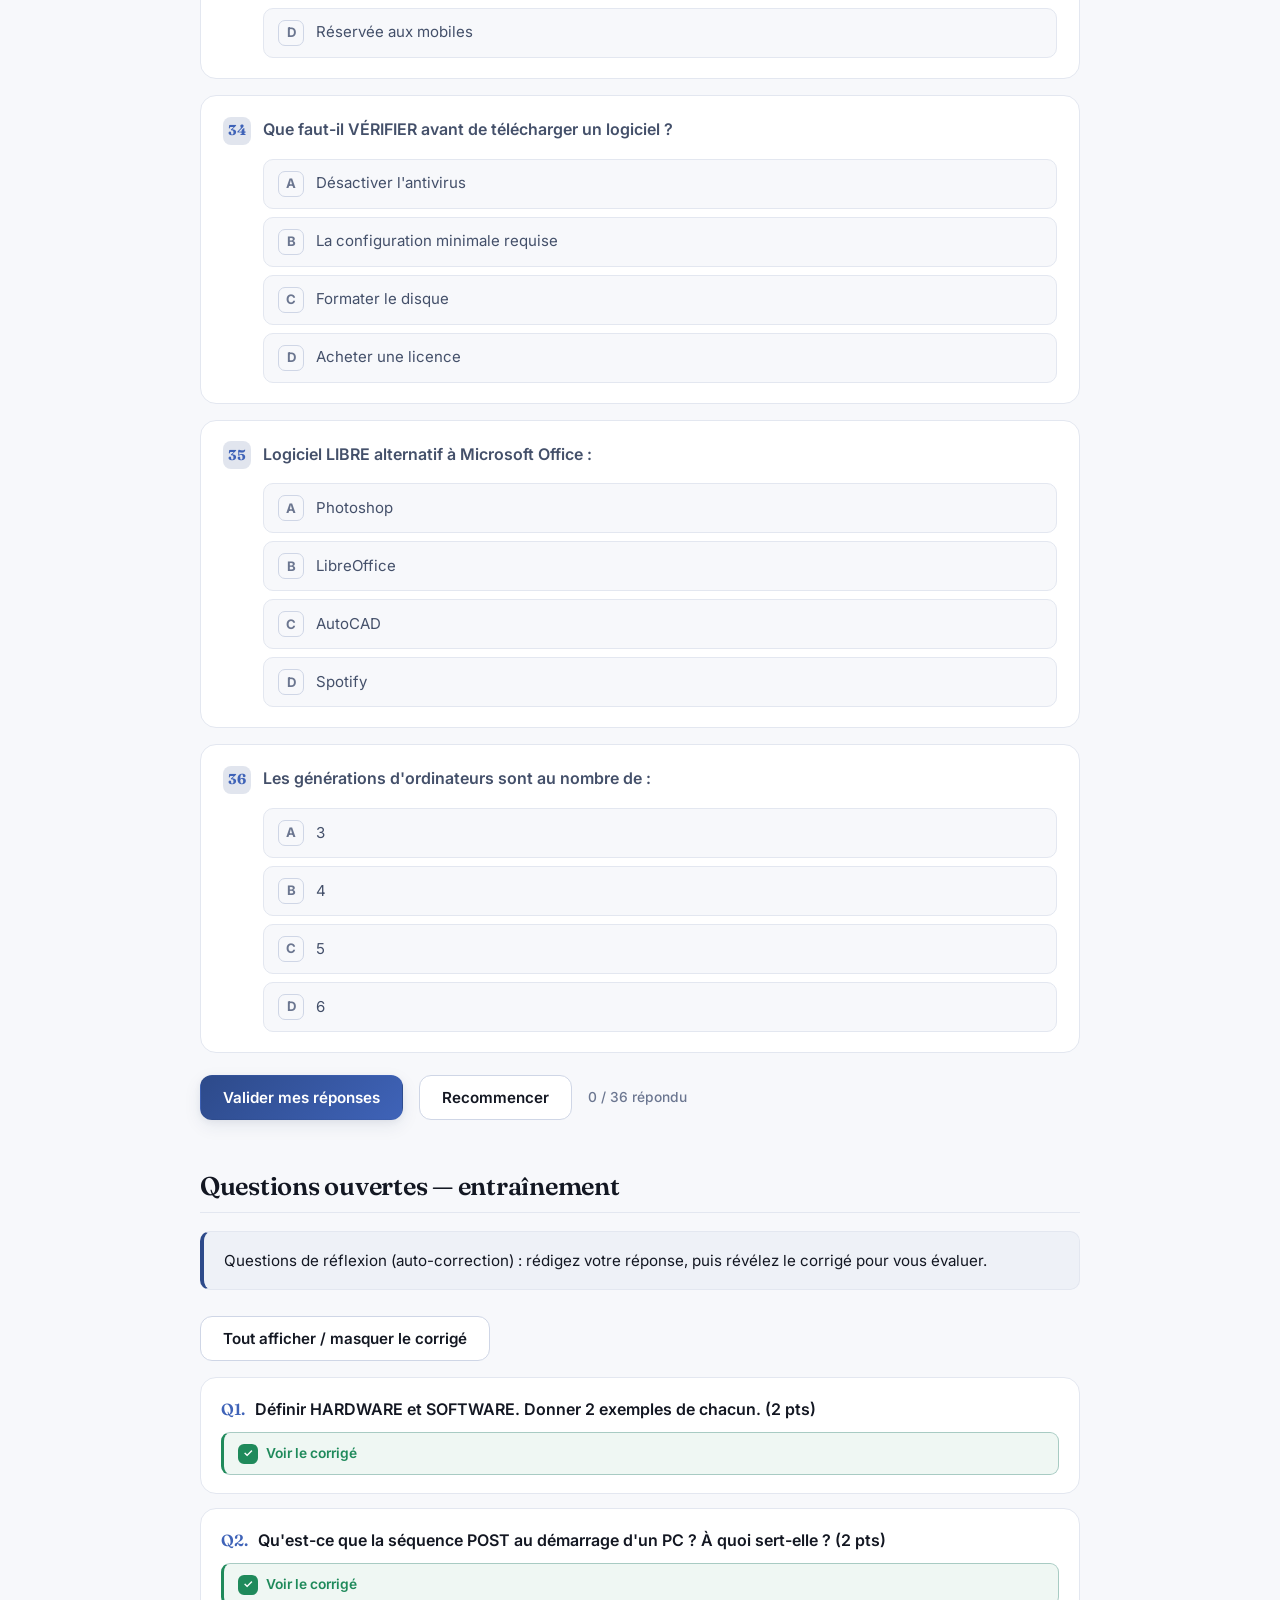
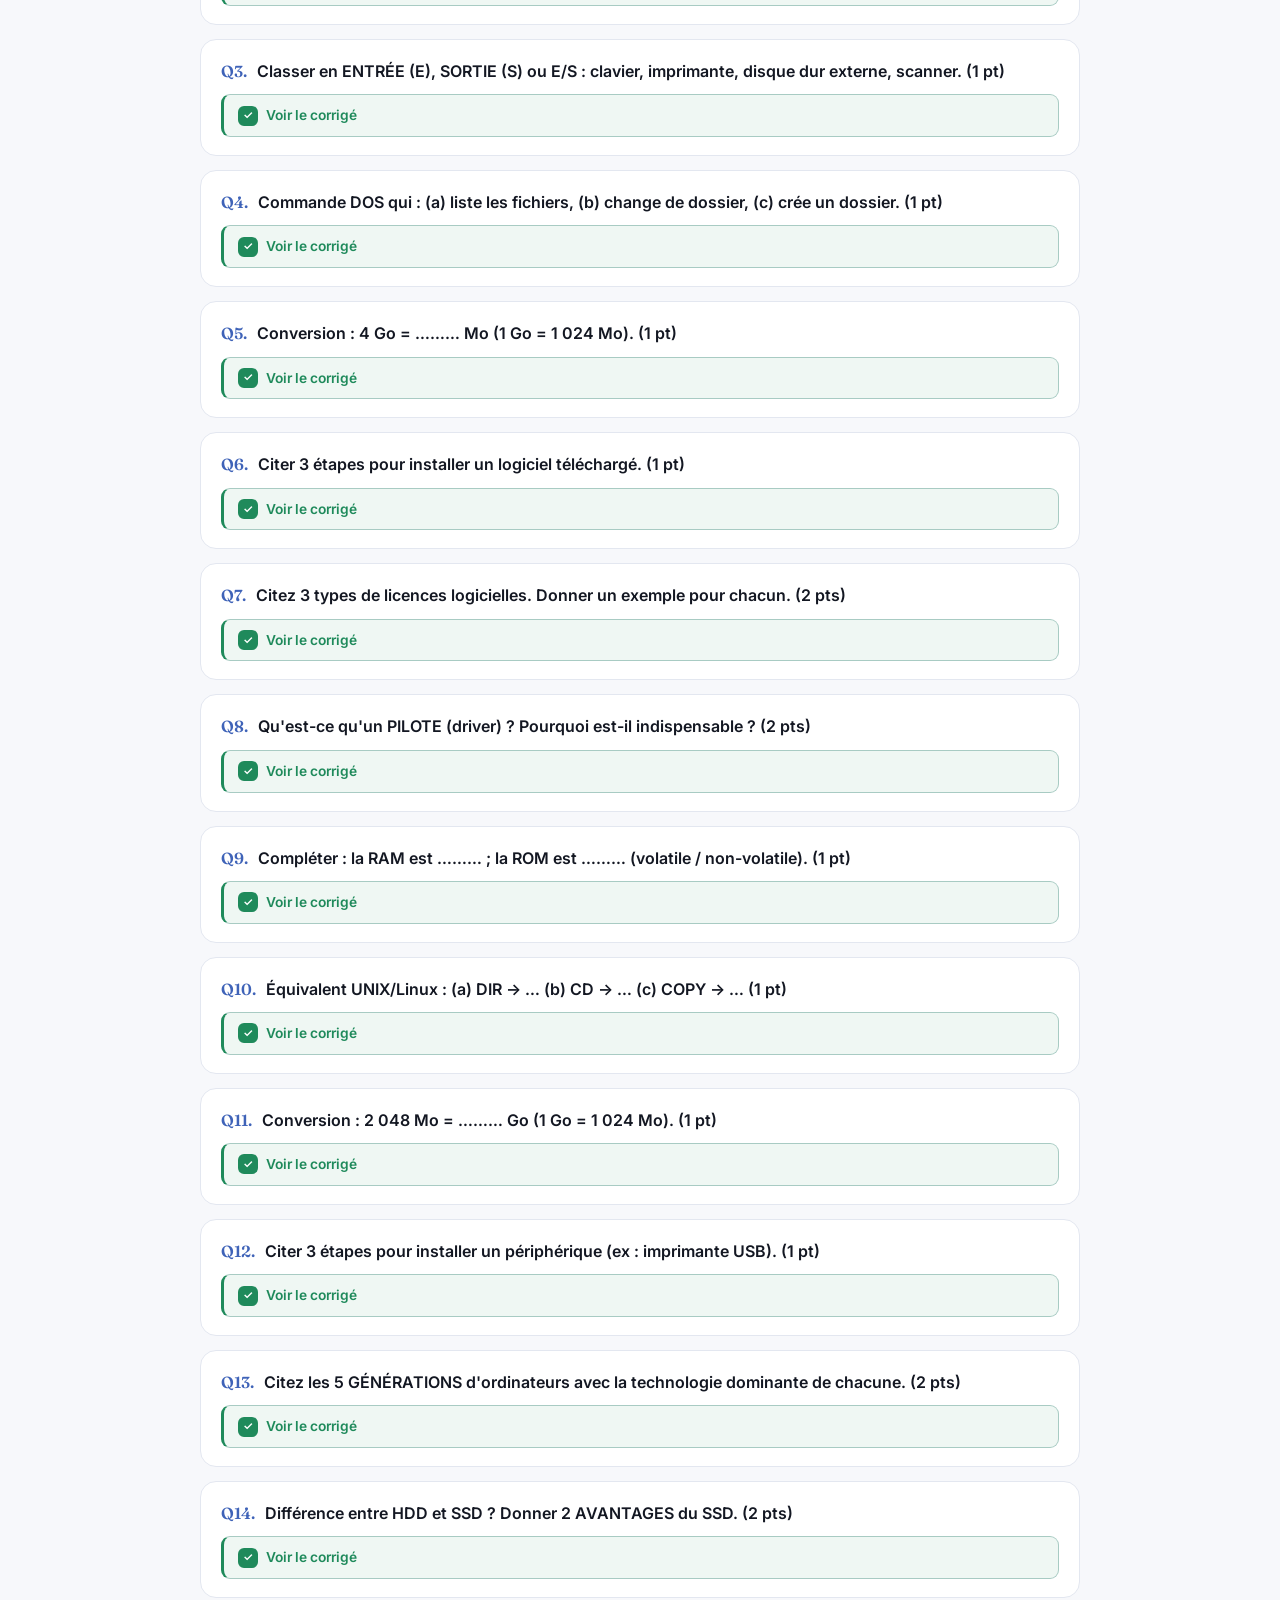
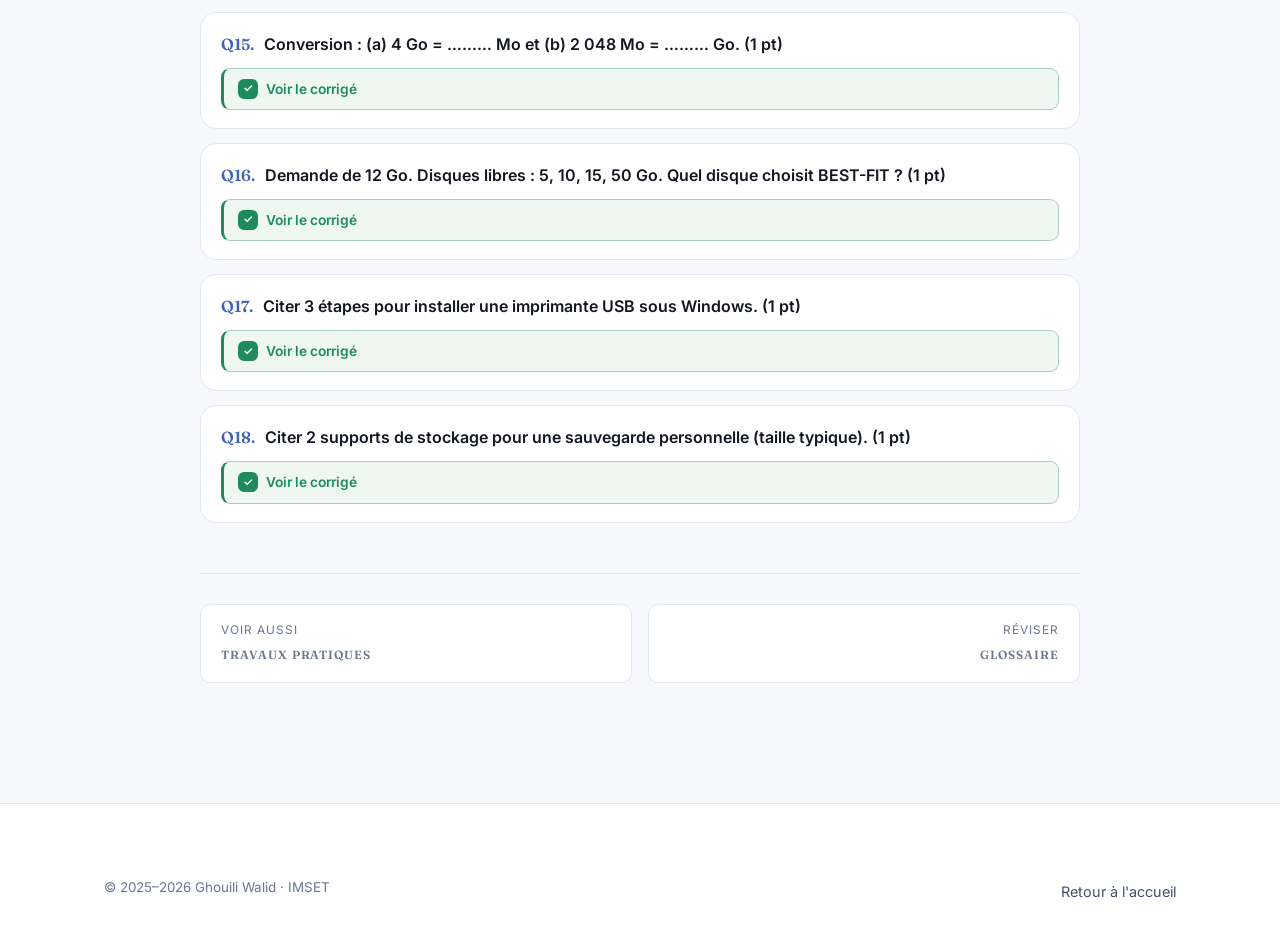
<file: exercices.html>
<!DOCTYPE html>
<html lang="fr" data-lang="fr">
<head>
<meta charset="UTF-8">
<meta name="viewport" content="width=device-width, initial-scale=1.0">
<title>Exercices d'entraînement — QCM noté | Systèmes d'exploitation — Ghouili Walid</title>
<meta name="description" content="Exercices d'entraînement : QCM noté sur 60 avec correction automatique et révélation des bonnes réponses, plus des questions ouvertes corrigées.">
<link rel="preconnect" href="https://fonts.googleapis.com"><link rel="preconnect" href="https://fonts.gstatic.com" crossorigin>
<link href="https://fonts.googleapis.com/css2?family=Fraunces:opsz,wght@9..144,500;9..144,600&family=Inter:wght@400;500;600;700&family=JetBrains+Mono:wght@400;700&display=swap" rel="stylesheet">
<link rel="stylesheet" href="assets/style.css">
<link rel="icon" href="data:image/svg+xml,<svg xmlns='http://www.w3.org/2000/svg' viewBox='0 0 100 100'><rect width='100' height='100' rx='22' fill='%232d4a8a'/><text x='50' y='68' font-size='52' font-family='Georgia' fill='white' text-anchor='middle' font-weight='600'>SE</text></svg>">
<style>
  .exo { background: var(--bg-elev); border: 1px solid var(--line); border-radius: var(--radius); padding: 18px 20px; margin: 0 0 14px; }
  .exo .qx-q { font-weight: 600; color: var(--ink); margin: 0 0 10px; }
  .exo-n { color: var(--brand-2); font-family: var(--serif); font-weight: 600; margin-right: 6px; }
  details.corrige { border: 1px solid color-mix(in srgb, var(--success) 30%, var(--line)); border-left: 3px solid var(--success); border-radius: 9px; background: color-mix(in srgb, var(--success) 7%, transparent); margin-top: 10px; }
  details.corrige > summary { cursor: pointer; padding: 9px 14px; font-weight: 600; font-size: .86rem; color: var(--success); list-style: none; display: flex; align-items: center; gap: 8px; }
  details.corrige > summary::-webkit-details-marker { display: none; }
  details.corrige > summary::before { content: "✓"; width: 20px; height: 20px; border-radius: 6px; background: var(--success); color: #fff; display: grid; place-items: center; font-size: .72rem; flex: none; }
  .corrige .body { padding: 10px 16px 13px; font-size: .92rem; color: var(--ink-soft); }
  .corrige .ans { color: var(--ink); font-weight: 700; }
  .controls { display: flex; flex-wrap: wrap; gap: 10px; margin: 0 0 16px; }
</style>
</head>
<body>
<header class="topbar"><div class="wrap topbar-inner">
  <a href="index.html" class="brand-logo"><span class="brand-mark">SE</span><span>Systèmes d'exploitation<span class="brand-sub">Ghouili Walid · IMSET</span></span></a>
  <nav class="nav">
    <a href="index.html"><span class="fr">Accueil</span><span class="en">Home</span></a>
    <a href="chapitre-1.html">Chap. I</a><a href="chapitre-2.html">Chap. II</a><a href="chapitre-3.html">Chap. III</a><a href="chapitre-4.html">Chap. IV</a>
    <a href="travaux-pratiques.html">TP</a>
    <a href="exercices.html" class="active"><span class="fr">Exercices</span><span class="en">Exercises</span></a>
    <a href="glossaire.html"><span class="fr">Glossaire</span><span class="en">Glossary</span></a><a href="ressources.html"><span class="fr">Ressources</span><span class="en">Resources</span></a>
  </nav>
  <div class="lang-toggle"><button data-lang-btn="fr">FR</button><button data-lang-btn="en">EN</button></div>
  <button class="toolbtn" data-theme-toggle>☾</button><button class="toolbtn menu-btn" data-menu>☰</button>
</div></header>

<div class="lesson-head"><div class="wrap">
  <span class="eyebrow"><span class="fr">Entraînement</span><span class="en">Practice</span></span>
  <h1><span class="fr">Exercices d'entraînement</span><span class="en">Practice exercises</span></h1>
  <p class="lead" style="max-width:62ch"><span class="fr">Un QCM noté sur 60 avec correction automatique, suivi de questions ouvertes. Répondez, validez pour obtenir votre note, puis consultez les bonnes réponses.</span><span class="en">A QCM graded out of 60 with automatic marking, followed by open questions. Answer, validate to get your score, then review the correct answers.</span></p>
  <div class="hero-meta">
    <span class="chip">QCM /60</span>
    <span class="chip"><span class="fr">Correction auto</span><span class="en">Auto-marking</span></span>
    <span class="chip"><span class="fr">Questions ouvertes</span><span class="en">Open questions</span></span>
  </div>
</div></div>

<div class="wrap"><div class="lesson-layout" style="grid-template-columns:1fr;max-width:880px;margin:0 auto;">
  <article class="lesson-body">

    <h2 id="qcm"><span class="fr">QCM noté — score sur 60</span><span class="en">Graded QCM — score out of 60</span></h2>
    <div class="qcm-intro"><span class="fr">36 questions à choix multiple, en ordre aléatoire. Choisissez une réponse par question, puis cliquez sur <b>Valider</b> pour obtenir votre score et la correction détaillée (bonnes réponses + explications).</span><span class="en">36 multiple-choice questions in random order. Pick one answer per question, then click <b>Check</b> for your score and the full correction (correct answers + explanations).</span></div>
    <div id="qcm-app"></div>

    <h2 id="ouvertes" style="margin-top:52px"><span class="fr">Questions ouvertes — entraînement</span><span class="en">Open questions — practice</span></h2>
    <div class="qcm-intro"><span class="fr">Questions de réflexion (auto-correction) : rédigez votre réponse, puis révélez le corrigé pour vous évaluer.</span><span class="en">Reflection questions (self-marking): write your answer, then reveal the model answer to assess yourself.</span></div>
    <div class="controls"><button type="button" class="btn btn-ghost" id="openRevealAll"><span class="fr">Tout afficher / masquer le corrigé</span><span class="en">Reveal / hide all answers</span></button></div>
    <div id="open-exos">
    <div class="exo"><div class="qx"><p class="qx-q"><span class="exo-n"></span> <span class="fr">Définir HARDWARE et SOFTWARE. Donner 2 exemples de chacun. (2 pts)</span><span class="en">Define HARDWARE and SOFTWARE. Give 2 examples of each. (2 pts)</span></p>
      <details class="corrige"><summary><span class="fr">Voir le corrigé</span><span class="en">Show answer key</span></summary><div class="body"><span class="fr"><b>HARDWARE</b> = matériel physique (ce qui se touche) : CPU, RAM, écran, disque dur. <b>SOFTWARE</b> = logiciel (ce qui s'exécute) : Windows, Word, Chrome, antivirus.</span><span class="en"><b>HARDWARE</b> = physical parts (what you can touch): CPU, RAM, screen, hard disk. <b>SOFTWARE</b> = programs (what runs): Windows, Word, Chrome, antivirus.</span></div></details></div></div>
    <div class="exo"><div class="qx"><p class="qx-q"><span class="exo-n"></span> <span class="fr">Qu'est-ce que la séquence POST au démarrage d'un PC ? À quoi sert-elle ? (2 pts)</span><span class="en">What is the POST sequence at PC startup? What is it for? (2 pts)</span></p>
      <details class="corrige"><summary><span class="fr">Voir le corrigé</span><span class="en">Show answer key</span></summary><div class="body"><span class="fr">POST = Power-On Self-Test, réalisé par le BIOS/UEFI au démarrage. Il vérifie que les composants vitaux fonctionnent (CPU, RAM, carte graphique). Un seul bip = tout OK ; plusieurs bips = panne détectée.</span><span class="en">POST = Power-On Self-Test, run by the BIOS/UEFI at startup. It checks the vital components work (CPU, RAM, GPU). One beep = all OK; several beeps = a fault detected.</span></div></details></div></div>
    <div class="exo"><div class="qx"><p class="qx-q"><span class="exo-n"></span> <span class="fr">Classer en ENTRÉE (E), SORTIE (S) ou E/S : clavier, imprimante, disque dur externe, scanner. (1 pt)</span><span class="en">Classify as INPUT, OUTPUT or I/O: keyboard, printer, external hard drive, scanner. (1 pt)</span></p>
      <details class="corrige"><summary><span class="fr">Voir le corrigé</span><span class="en">Show answer key</span></summary><div class="body"><span class="ans"><span class="fr">Clavier = E · Imprimante = S · Disque dur externe = E/S · Scanner = E.</span><span class="en">Keyboard = In · Printer = Out · External HDD = I/O · Scanner = In.</span></span></div></details></div></div>
    <div class="exo"><div class="qx"><p class="qx-q"><span class="exo-n"></span> <span class="fr">Commande DOS qui : (a) liste les fichiers, (b) change de dossier, (c) crée un dossier. (1 pt)</span><span class="en">DOS command that: (a) lists files, (b) changes folder, (c) creates a folder. (1 pt)</span></p>
      <details class="corrige"><summary><span class="fr">Voir le corrigé</span><span class="en">Show answer key</span></summary><div class="body"><span class="ans">(a) DIR · (b) CD · (c) MKDIR (MD)</span></div></details></div></div>
    <div class="exo"><div class="qx"><p class="qx-q"><span class="exo-n"></span> <span class="fr">Conversion : 4 Go = ……… Mo (1 Go = 1 024 Mo). (1 pt)</span><span class="en">Conversion: 4 GB = ……… MB (1 GB = 1,024 MB). (1 pt)</span></p>
      <details class="corrige"><summary><span class="fr">Voir le corrigé</span><span class="en">Show answer key</span></summary><div class="body"><span class="ans">4 × 1 024 = 4 096 Mo</span></div></details></div></div>
    <div class="exo"><div class="qx"><p class="qx-q"><span class="exo-n"></span> <span class="fr">Citer 3 étapes pour installer un logiciel téléchargé. (1 pt)</span><span class="en">List 3 steps to install a downloaded program. (1 pt)</span></p>
      <details class="corrige"><summary><span class="fr">Voir le corrigé</span><span class="en">Show answer key</span></summary><div class="body"><span class="fr">1) Télécharger depuis le site officiel. 2) Lancer le setup.exe en administrateur. 3) Accepter l'EULA et choisir les options. (Optionnel : tester après installation.)</span><span class="en">1) Download from the official site. 2) Run setup.exe as administrator. 3) Accept the EULA and choose options. (Optional: test after install.)</span></div></details></div></div>
    <div class="exo"><div class="qx"><p class="qx-q"><span class="exo-n"></span> <span class="fr">Citez 3 types de licences logicielles. Donner un exemple pour chacun. (2 pts)</span><span class="en">List 3 software licence types. Give an example of each. (2 pts)</span></p>
      <details class="corrige"><summary><span class="fr">Voir le corrigé</span><span class="en">Show answer key</span></summary><div class="body"><span class="fr">1) Logiciel libre : LibreOffice, Firefox, Linux. 2) Propriétaire : Windows, Photoshop, AutoCAD. 3) Freemium : Spotify, Dropbox, Zoom. (Autres : Open Source / Shareware / Trial.)</span><span class="en">1) Free/libre: LibreOffice, Firefox, Linux. 2) Proprietary: Windows, Photoshop, AutoCAD. 3) Freemium: Spotify, Dropbox, Zoom. (Also: Open Source / Shareware / Trial.)</span></div></details></div></div>
    <div class="exo"><div class="qx"><p class="qx-q"><span class="exo-n"></span> <span class="fr">Qu'est-ce qu'un PILOTE (driver) ? Pourquoi est-il indispensable ? (2 pts)</span><span class="en">What is a driver? Why is it essential? (2 pts)</span></p>
      <details class="corrige"><summary><span class="fr">Voir le corrigé</span><span class="en">Show answer key</span></summary><div class="body"><span class="fr">Un pilote est un programme qui sert d'interprète entre le système d'exploitation et un périphérique. Sans pilote, le SE ne peut pas communiquer avec le périphérique : il est branché mais inactif.</span><span class="en">A driver is a program acting as an interpreter between the OS and a device. Without it, the OS cannot communicate with the device: plugged in but inactive.</span></div></details></div></div>
    <div class="exo"><div class="qx"><p class="qx-q"><span class="exo-n"></span> <span class="fr">Compléter : la RAM est ……… ; la ROM est ……… (volatile / non-volatile). (1 pt)</span><span class="en">Fill in: RAM is ……… ; ROM is ……… (volatile / non-volatile). (1 pt)</span></p>
      <details class="corrige"><summary><span class="fr">Voir le corrigé</span><span class="en">Show answer key</span></summary><div class="body"><span class="ans"><span class="fr">RAM = volatile · ROM = non-volatile.</span><span class="en">RAM = volatile · ROM = non-volatile.</span></span></div></details></div></div>
    <div class="exo"><div class="qx"><p class="qx-q"><span class="exo-n"></span> <span class="fr">Équivalent UNIX/Linux : (a) DIR → … (b) CD → … (c) COPY → … (1 pt)</span><span class="en">UNIX/Linux equivalent: (a) DIR → … (b) CD → … (c) COPY → … (1 pt)</span></p>
      <details class="corrige"><summary><span class="fr">Voir le corrigé</span><span class="en">Show answer key</span></summary><div class="body"><span class="ans">(a) ls · (b) cd · (c) cp</span></div></details></div></div>
    <div class="exo"><div class="qx"><p class="qx-q"><span class="exo-n"></span> <span class="fr">Conversion : 2 048 Mo = ……… Go (1 Go = 1 024 Mo). (1 pt)</span><span class="en">Conversion: 2,048 MB = ……… GB (1 GB = 1,024 MB). (1 pt)</span></p>
      <details class="corrige"><summary><span class="fr">Voir le corrigé</span><span class="en">Show answer key</span></summary><div class="body"><span class="ans">2 048 ÷ 1 024 = 2 Go</span></div></details></div></div>
    <div class="exo"><div class="qx"><p class="qx-q"><span class="exo-n"></span> <span class="fr">Citer 3 étapes pour installer un périphérique (ex : imprimante USB). (1 pt)</span><span class="en">List 3 steps to install a peripheral (e.g. USB printer). (1 pt)</span></p>
      <details class="corrige"><summary><span class="fr">Voir le corrigé</span><span class="en">Show answer key</span></summary><div class="body"><span class="fr">1) Télécharger le driver sur le site officiel. 2) Brancher le périphérique. 3) Lancer le setup en administrateur. (Optionnel : imprimer une page test.)</span><span class="en">1) Download the driver from the official site. 2) Connect the device. 3) Run the setup as administrator. (Optional: print a test page.)</span></div></details></div></div>
    <div class="exo"><div class="qx"><p class="qx-q"><span class="exo-n"></span> <span class="fr">Citez les 5 GÉNÉRATIONS d'ordinateurs avec la technologie dominante de chacune. (2 pts)</span><span class="en">List the 5 computer GENERATIONS with each one's dominant technology. (2 pts)</span></p>
      <details class="corrige"><summary><span class="fr">Voir le corrigé</span><span class="en">Show answer key</span></summary><div class="body"><span class="fr">1G : Tubes à vide · 2G : Transistors · 3G : Circuits intégrés · 4G : Microprocesseurs · 5G : IA, parallélisme massif, quantique.</span><span class="en">1G: Vacuum tubes · 2G: Transistors · 3G: Integrated circuits · 4G: Microprocessors · 5G: AI, massive parallelism, quantum.</span></div></details></div></div>
    <div class="exo"><div class="qx"><p class="qx-q"><span class="exo-n"></span> <span class="fr">Différence entre HDD et SSD ? Donner 2 AVANTAGES du SSD. (2 pts)</span><span class="en">Difference between HDD and SSD? Give 2 ADVANTAGES of the SSD. (2 pts)</span></p>
      <details class="corrige"><summary><span class="fr">Voir le corrigé</span><span class="en">Show answer key</span></summary><div class="body"><span class="fr">HDD = disque magnétique à plateaux tournants (mécanique). SSD = puces flash sans pièce mobile. Avantages SSD : vitesse 10–100× supérieure ; silencieux et résistant aux chocs ; faible consommation.</span><span class="en">HDD = magnetic spinning-platter disk (mechanical). SSD = flash chips, no moving parts. SSD pros: 10–100× faster; silent and shock-resistant; low power.</span></div></details></div></div>
    <div class="exo"><div class="qx"><p class="qx-q"><span class="exo-n"></span> <span class="fr">Conversion : (a) 4 Go = ……… Mo et (b) 2 048 Mo = ……… Go. (1 pt)</span><span class="en">Conversion: (a) 4 GB = ……… MB and (b) 2,048 MB = ……… GB. (1 pt)</span></p>
      <details class="corrige"><summary><span class="fr">Voir le corrigé</span><span class="en">Show answer key</span></summary><div class="body"><span class="ans">(a) 4 096 Mo · (b) 2 Go</span></div></details></div></div>
    <div class="exo"><div class="qx"><p class="qx-q"><span class="exo-n"></span> <span class="fr">Demande de 12 Go. Disques libres : 5, 10, 15, 50 Go. Quel disque choisit BEST-FIT ? (1 pt)</span><span class="en">Request of 12 GB. Free disks: 5, 10, 15, 50 GB. Which does BEST-FIT pick? (1 pt)</span></p>
      <details class="corrige"><summary><span class="fr">Voir le corrigé</span><span class="en">Show answer key</span></summary><div class="body"><span class="ans">15 Go</span> <span class="fr">— le plus petit disque qui convient (on élimine 5 et 10, trop petits).</span><span class="en">— the smallest disk that fits (5 and 10 are too small).</span></div></details></div></div>
    <div class="exo"><div class="qx"><p class="qx-q"><span class="exo-n"></span> <span class="fr">Citer 3 étapes pour installer une imprimante USB sous Windows. (1 pt)</span><span class="en">List 3 steps to install a USB printer on Windows. (1 pt)</span></p>
      <details class="corrige"><summary><span class="fr">Voir le corrigé</span><span class="en">Show answer key</span></summary><div class="body"><span class="fr">1) Télécharger le driver sur le site du constructeur. 2) Brancher l'imprimante + l'alimenter. 3) Lancer setup.exe en admin, suivre l'assistant, imprimer une page test.</span><span class="en">1) Download the driver from the maker's site. 2) Connect &amp; power the printer. 3) Run setup.exe as admin, follow the wizard, print a test page.</span></div></details></div></div>
    <div class="exo"><div class="qx"><p class="qx-q"><span class="exo-n"></span> <span class="fr">Citer 2 supports de stockage pour une sauvegarde personnelle (taille typique). (1 pt)</span><span class="en">List 2 storage media for a personal backup (typical size). (1 pt)</span></p>
      <details class="corrige"><summary><span class="fr">Voir le corrigé</span><span class="en">Show answer key</span></summary><div class="body"><span class="fr">1) Disque externe USB (1 à 4 To). 2) Cloud (Google Drive / OneDrive, 15 Go à 2 To). (Autres : clé USB 64-256 Go, NAS, DVD-R 4,7 Go.)</span><span class="en">1) External USB drive (1–4 TB). 2) Cloud (Google Drive / OneDrive, 15 GB–2 TB). (Others: USB stick 64-256 GB, NAS, DVD-R 4.7 GB.)</span></div></details></div></div>
    </div>

    <div class="pager">
      <a href="travaux-pratiques.html"><span><span class="fr">Voir aussi</span><span class="en">See also</span></span><b><span class="fr">Travaux Pratiques</span><span class="en">Hands-on Labs</span></b></a>
      <a class="next" href="glossaire.html"><span><span class="fr">Réviser</span><span class="en">Revise</span></span><b><span class="fr">Glossaire</span><span class="en">Glossary</span></b></a>
    </div>

  </article>
</div></div>

<footer><div class="wrap"><div class="foot-bottom" style="border:0">
  <span>© 2025–2026 Ghouili Walid · IMSET</span>
  <span><a href="index.html"><span class="fr">Retour à l'accueil</span><span class="en">Back to home</span></a></span>
</div></div></footer>

<script src="assets/exercices-data.js"></script>
<script>
(function(){
  if (Array.isArray(window.QCM)) {
    for (var i = window.QCM.length - 1; i > 0; i--) { var j = Math.random()*(i+1)|0; var t = window.QCM[i]; window.QCM[i] = window.QCM[j]; window.QCM[j] = t; }
  }
  var openWrap = document.getElementById("open-exos");
  if (openWrap) {
    var ns = openWrap.querySelectorAll(".exo-n");
    [].forEach.call(ns, function(n, i){ n.textContent = "Q" + (i+1) + "."; });
    var btn = document.getElementById("openRevealAll");
    if (btn) btn.addEventListener("click", function(){
      var ds = openWrap.querySelectorAll("details.corrige");
      var any = [].some.call(ds, function(d){ return !d.open; });
      [].forEach.call(ds, function(d){ d.open = any; });
    });
  }
})();
</script>
<script src="assets/script.js"></script>
</body>
</html>
</file>
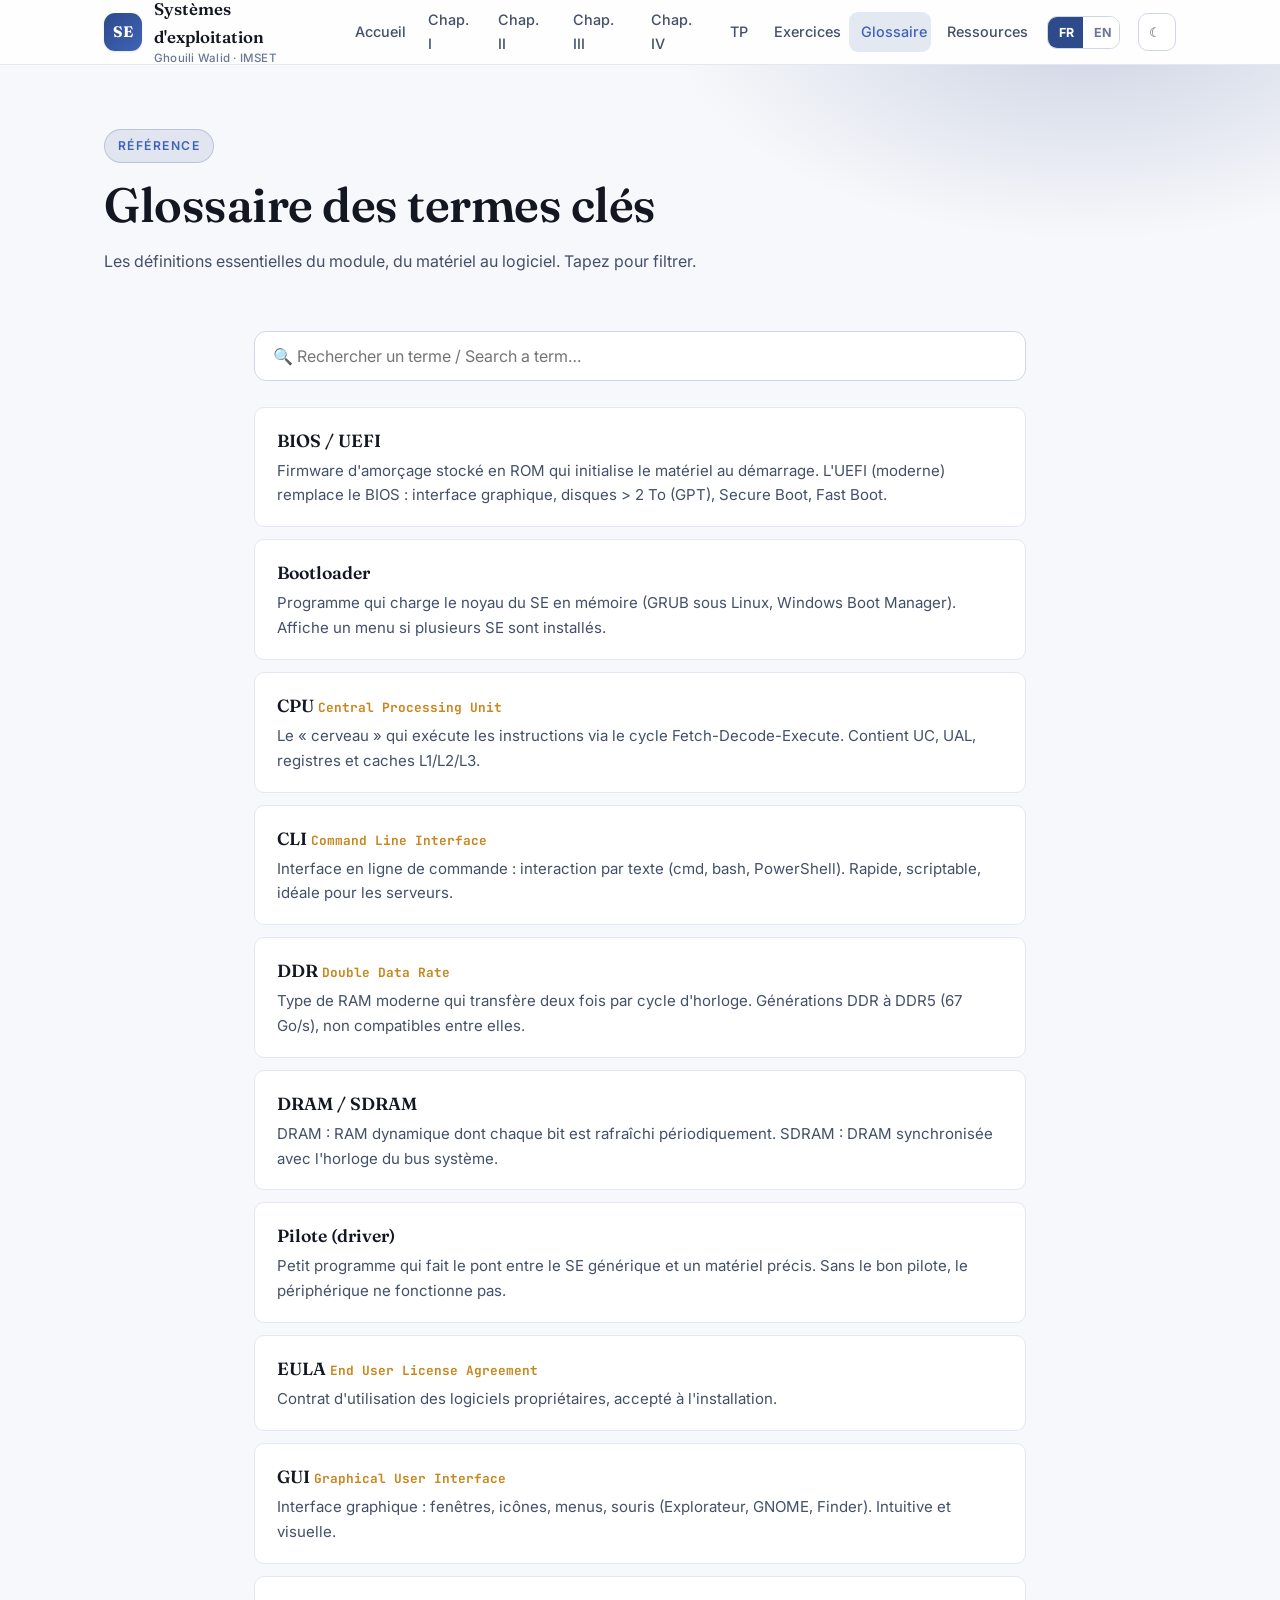
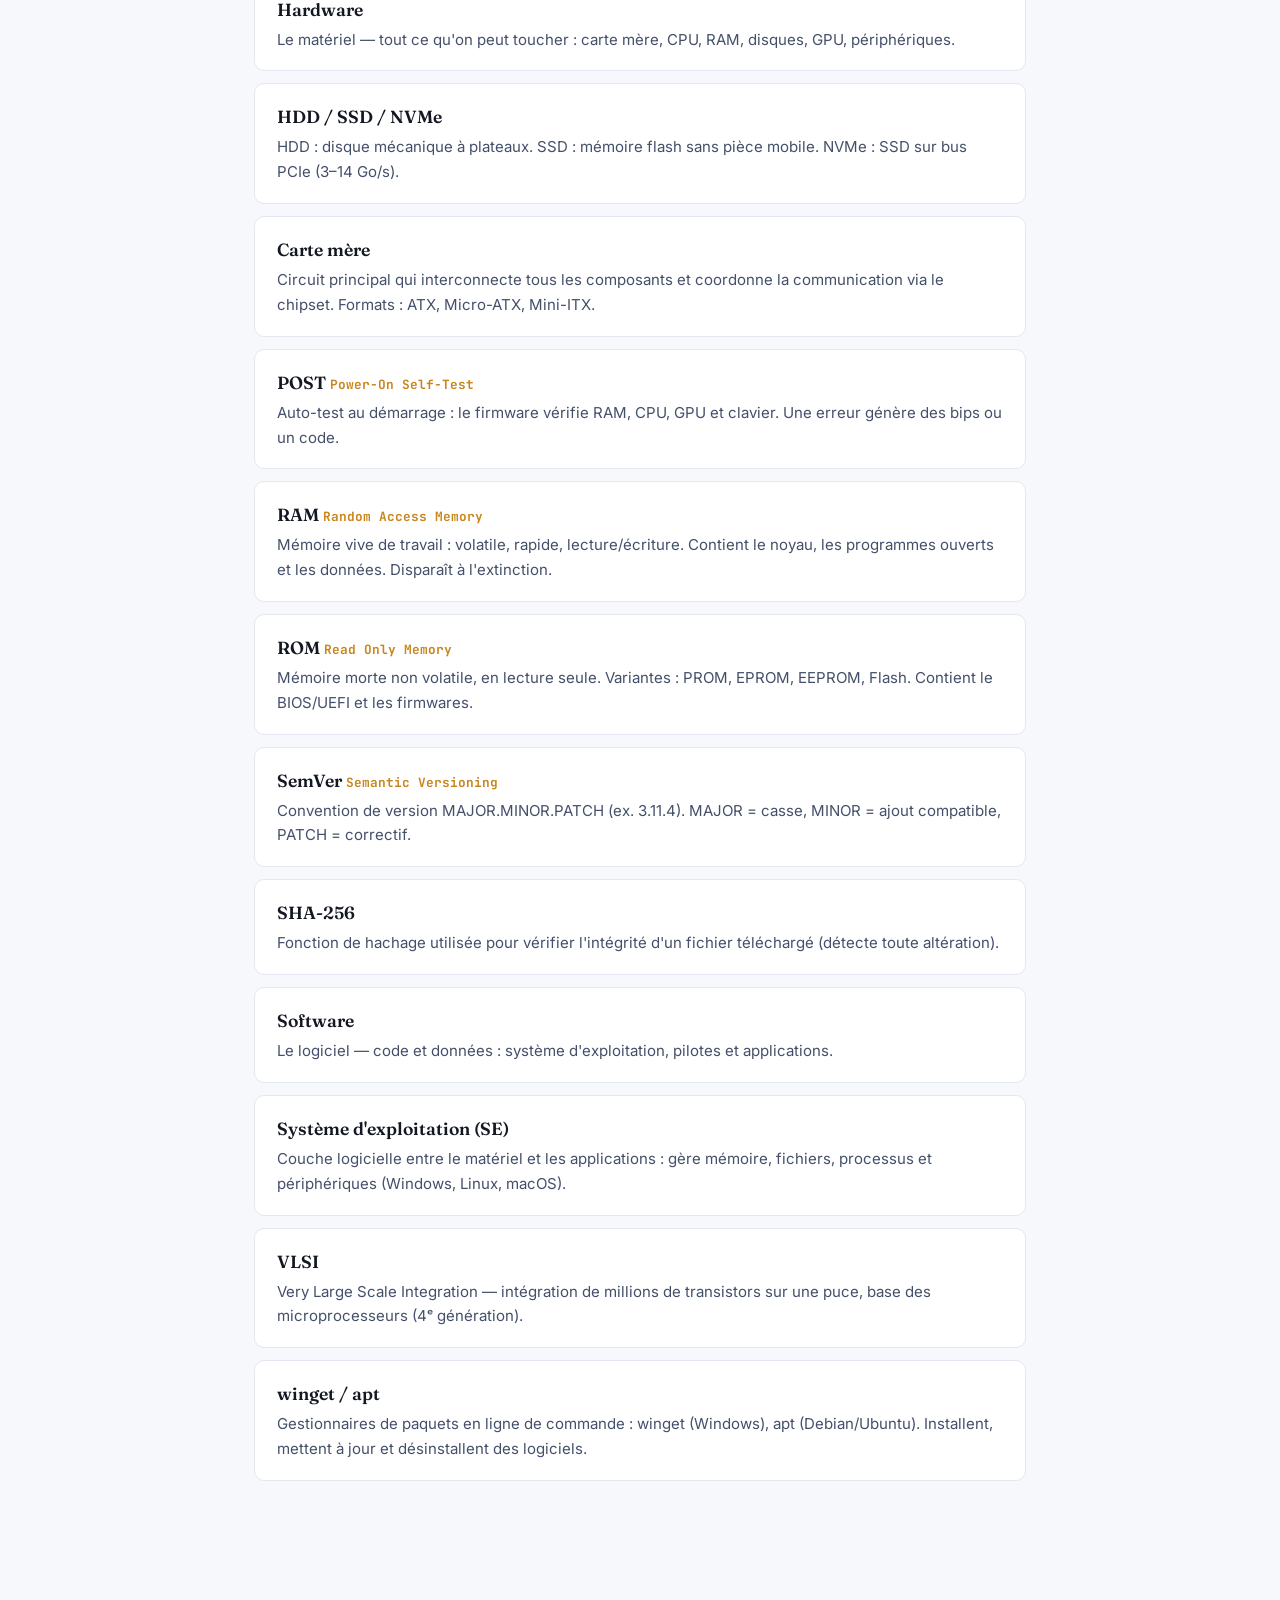
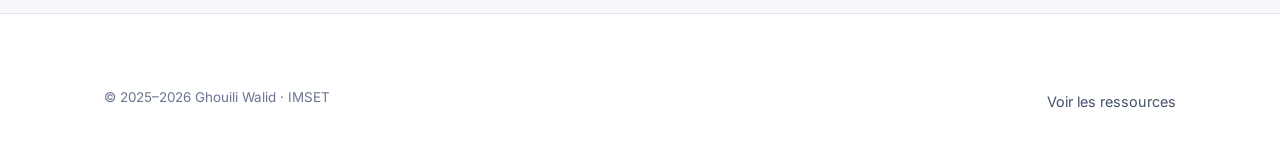
<file: glossaire.html>
<!DOCTYPE html>
<html lang="fr" data-lang="fr">
<head>
<meta charset="UTF-8">
<meta name="viewport" content="width=device-width, initial-scale=1.0">
<title>Glossaire | Systèmes d'exploitation — Ghouili Walid</title>
<meta name="description" content="Glossaire bilingue des termes clés : matériel, mémoires, périphériques, système d'exploitation et logiciels.">
<link rel="preconnect" href="https://fonts.googleapis.com"><link rel="preconnect" href="https://fonts.gstatic.com" crossorigin>
<link href="https://fonts.googleapis.com/css2?family=Fraunces:opsz,wght@9..144,500;9..144,600&family=Inter:wght@400;500;600;700&family=JetBrains+Mono:wght@400;700&display=swap" rel="stylesheet">
<link rel="stylesheet" href="assets/style.css">
<link rel="icon" href="data:image/svg+xml,<svg xmlns='http://www.w3.org/2000/svg' viewBox='0 0 100 100'><rect width='100' height='100' rx='22' fill='%232d4a8a'/><text x='50' y='68' font-size='52' font-family='Georgia' fill='white' text-anchor='middle' font-weight='600'>SE</text></svg>">
</head>
<body>
<header class="topbar"><div class="wrap topbar-inner">
  <a href="index.html" class="brand-logo"><span class="brand-mark">SE</span><span>Systèmes d'exploitation<span class="brand-sub">Ghouili Walid · IMSET</span></span></a>
  <nav class="nav">
    <a href="index.html"><span class="fr">Accueil</span><span class="en">Home</span></a>
    <a href="chapitre-1.html">Chap. I</a><a href="chapitre-2.html">Chap. II</a><a href="chapitre-3.html">Chap. III</a><a href="chapitre-4.html">Chap. IV</a>
    <a href="travaux-pratiques.html">TP</a><a href="exercices.html"><span class="fr">Exercices</span><span class="en">Exercises</span></a><a href="glossaire.html" class="active"><span class="fr">Glossaire</span><span class="en">Glossary</span></a><a href="ressources.html"><span class="fr">Ressources</span><span class="en">Resources</span></a>
  </nav>
  <div class="lang-toggle"><button data-lang-btn="fr">FR</button><button data-lang-btn="en">EN</button></div>
  <button class="toolbtn" data-theme-toggle>☾</button><button class="toolbtn menu-btn" data-menu>☰</button>
</div></header>

<div class="lesson-head"><div class="wrap">
  <span class="eyebrow"><span class="fr">Référence</span><span class="en">Reference</span></span>
  <h1><span class="fr">Glossaire des termes clés</span><span class="en">Glossary of key terms</span></h1>
  <p class="lead" style="max-width:60ch"><span class="fr">Les définitions essentielles du module, du matériel au logiciel. Tapez pour filtrer.</span><span class="en">The module's essential definitions, from hardware to software. Type to filter.</span></p>
</div></div>

<div class="wrap narrow" style="padding-bottom:80px">
  <input id="glossSearch" class="gloss-search" type="search" placeholder="🔍 Rechercher un terme / Search a term…" aria-label="Search">
  <dl style="margin:0">
    <div class="gloss-item"><dt>BIOS / UEFI</dt><dd><span class="fr">Firmware d'amorçage stocké en ROM qui initialise le matériel au démarrage. L'UEFI (moderne) remplace le BIOS : interface graphique, disques &gt; 2 To (GPT), Secure Boot, Fast Boot.</span><span class="en">Boot firmware stored in ROM that initialises hardware at startup. UEFI (modern) replaces BIOS: graphical UI, disks &gt; 2 TB (GPT), Secure Boot, Fast Boot.</span></dd></div>
    <div class="gloss-item"><dt>Bootloader</dt><dd><span class="fr">Programme qui charge le noyau du SE en mémoire (GRUB sous Linux, Windows Boot Manager). Affiche un menu si plusieurs SE sont installés.</span><span class="en">Program that loads the OS kernel into memory (GRUB on Linux, Windows Boot Manager). Shows a menu when several OSes are installed.</span></dd></div>
    <div class="gloss-item"><dt>CPU <span class="abbr">Central Processing Unit</span></dt><dd><span class="fr">Le « cerveau » qui exécute les instructions via le cycle Fetch-Decode-Execute. Contient UC, UAL, registres et caches L1/L2/L3.</span><span class="en">The "brain" that runs instructions through the Fetch-Decode-Execute cycle. Contains the control unit, ALU, registers and L1/L2/L3 caches.</span></dd></div>
    <div class="gloss-item"><dt>CLI <span class="abbr">Command Line Interface</span></dt><dd><span class="fr">Interface en ligne de commande : interaction par texte (cmd, bash, PowerShell). Rapide, scriptable, idéale pour les serveurs.</span><span class="en">Command-line interface: text-based interaction (cmd, bash, PowerShell). Fast, scriptable, ideal for servers.</span></dd></div>
    <div class="gloss-item"><dt>DDR <span class="abbr">Double Data Rate</span></dt><dd><span class="fr">Type de RAM moderne qui transfère deux fois par cycle d'horloge. Générations DDR à DDR5 (67 Go/s), non compatibles entre elles.</span><span class="en">Modern RAM type transferring twice per clock cycle. Generations DDR through DDR5 (67 GB/s), not cross-compatible.</span></dd></div>
    <div class="gloss-item"><dt>DRAM / SDRAM</dt><dd><span class="fr">DRAM : RAM dynamique dont chaque bit est rafraîchi périodiquement. SDRAM : DRAM synchronisée avec l'horloge du bus système.</span><span class="en">DRAM: dynamic RAM whose every bit is refreshed periodically. SDRAM: DRAM synchronised with the system-bus clock.</span></dd></div>
    <div class="gloss-item"><dt><span class="fr">Pilote (driver)</span><span class="en">Driver</span></dt><dd><span class="fr">Petit programme qui fait le pont entre le SE générique et un matériel précis. Sans le bon pilote, le périphérique ne fonctionne pas.</span><span class="en">Small program bridging the generic OS and a specific device. Without the right driver, the peripheral won't work.</span></dd></div>
    <div class="gloss-item"><dt>EULA <span class="abbr">End User License Agreement</span></dt><dd><span class="fr">Contrat d'utilisation des logiciels propriétaires, accepté à l'installation.</span><span class="en">End-user agreement for proprietary software, accepted at install time.</span></dd></div>
    <div class="gloss-item"><dt>GUI <span class="abbr">Graphical User Interface</span></dt><dd><span class="fr">Interface graphique : fenêtres, icônes, menus, souris (Explorateur, GNOME, Finder). Intuitive et visuelle.</span><span class="en">Graphical interface: windows, icons, menus, mouse (Explorer, GNOME, Finder). Intuitive and visual.</span></dd></div>
    <div class="gloss-item"><dt>Hardware</dt><dd><span class="fr">Le matériel — tout ce qu'on peut toucher : carte mère, CPU, RAM, disques, GPU, périphériques.</span><span class="en">The physical machine — everything you can touch: motherboard, CPU, RAM, drives, GPU, peripherals.</span></dd></div>
    <div class="gloss-item"><dt>HDD / SSD / NVMe</dt><dd><span class="fr">HDD : disque mécanique à plateaux. SSD : mémoire flash sans pièce mobile. NVMe : SSD sur bus PCIe (3–14 Go/s).</span><span class="en">HDD: mechanical platter disk. SSD: flash memory with no moving parts. NVMe: SSD on the PCIe bus (3–14 GB/s).</span></dd></div>
    <div class="gloss-item"><dt><span class="fr">Carte mère</span><span class="en">Motherboard</span></dt><dd><span class="fr">Circuit principal qui interconnecte tous les composants et coordonne la communication via le chipset. Formats : ATX, Micro-ATX, Mini-ITX.</span><span class="en">Main board interconnecting all components and coordinating communication via the chipset. Form factors: ATX, Micro-ATX, Mini-ITX.</span></dd></div>
    <div class="gloss-item"><dt>POST <span class="abbr">Power-On Self-Test</span></dt><dd><span class="fr">Auto-test au démarrage : le firmware vérifie RAM, CPU, GPU et clavier. Une erreur génère des bips ou un code.</span><span class="en">Self-test at boot: the firmware checks RAM, CPU, GPU and keyboard. An error triggers beeps or a code.</span></dd></div>
    <div class="gloss-item"><dt>RAM <span class="abbr">Random Access Memory</span></dt><dd><span class="fr">Mémoire vive de travail : volatile, rapide, lecture/écriture. Contient le noyau, les programmes ouverts et les données. Disparaît à l'extinction.</span><span class="en">Working memory: volatile, fast, read/write. Holds the kernel, open programs and live data. Lost at power-off.</span></dd></div>
    <div class="gloss-item"><dt>ROM <span class="abbr">Read Only Memory</span></dt><dd><span class="fr">Mémoire morte non volatile, en lecture seule. Variantes : PROM, EPROM, EEPROM, Flash. Contient le BIOS/UEFI et les firmwares.</span><span class="en">Non-volatile, read-only memory. Variants: PROM, EPROM, EEPROM, Flash. Holds the BIOS/UEFI and firmware.</span></dd></div>
    <div class="gloss-item"><dt>SemVer <span class="abbr">Semantic Versioning</span></dt><dd><span class="fr">Convention de version MAJOR.MINOR.PATCH (ex. 3.11.4). MAJOR = casse, MINOR = ajout compatible, PATCH = correctif.</span><span class="en">Versioning convention MAJOR.MINOR.PATCH (e.g. 3.11.4). MAJOR = breaking, MINOR = compatible add, PATCH = fix.</span></dd></div>
    <div class="gloss-item"><dt>SHA-256</dt><dd><span class="fr">Fonction de hachage utilisée pour vérifier l'intégrité d'un fichier téléchargé (détecte toute altération).</span><span class="en">Hash function used to verify the integrity of a downloaded file (detects any tampering).</span></dd></div>
    <div class="gloss-item"><dt>Software</dt><dd><span class="fr">Le logiciel — code et données : système d'exploitation, pilotes et applications.</span><span class="en">The coded layer — code and data: operating system, drivers and applications.</span></dd></div>
    <div class="gloss-item"><dt><span class="fr">Système d'exploitation (SE)</span><span class="en">Operating System (OS)</span></dt><dd><span class="fr">Couche logicielle entre le matériel et les applications : gère mémoire, fichiers, processus et périphériques (Windows, Linux, macOS).</span><span class="en">Software layer between hardware and applications: manages memory, files, processes and devices (Windows, Linux, macOS).</span></dd></div>
    <div class="gloss-item"><dt>VLSI</dt><dd><span class="fr">Very Large Scale Integration — intégration de millions de transistors sur une puce, base des microprocesseurs (4ᵉ génération).</span><span class="en">Very Large Scale Integration — millions of transistors on one chip, the basis of microprocessors (4th generation).</span></dd></div>
    <div class="gloss-item"><dt>winget / apt</dt><dd><span class="fr">Gestionnaires de paquets en ligne de commande : winget (Windows), apt (Debian/Ubuntu). Installent, mettent à jour et désinstallent des logiciels.</span><span class="en">Command-line package managers: winget (Windows), apt (Debian/Ubuntu). Install, update and remove software.</span></dd></div>
  </dl>
</div>

<footer><div class="wrap"><div class="foot-bottom" style="border:0">
  <span>© 2025–2026 Ghouili Walid · IMSET</span>
  <span><a href="ressources.html"><span class="fr">Voir les ressources</span><span class="en">See resources</span></a></span>
</div></div></footer>

<script src="assets/script.js"></script>
</body>
</html>
</file>
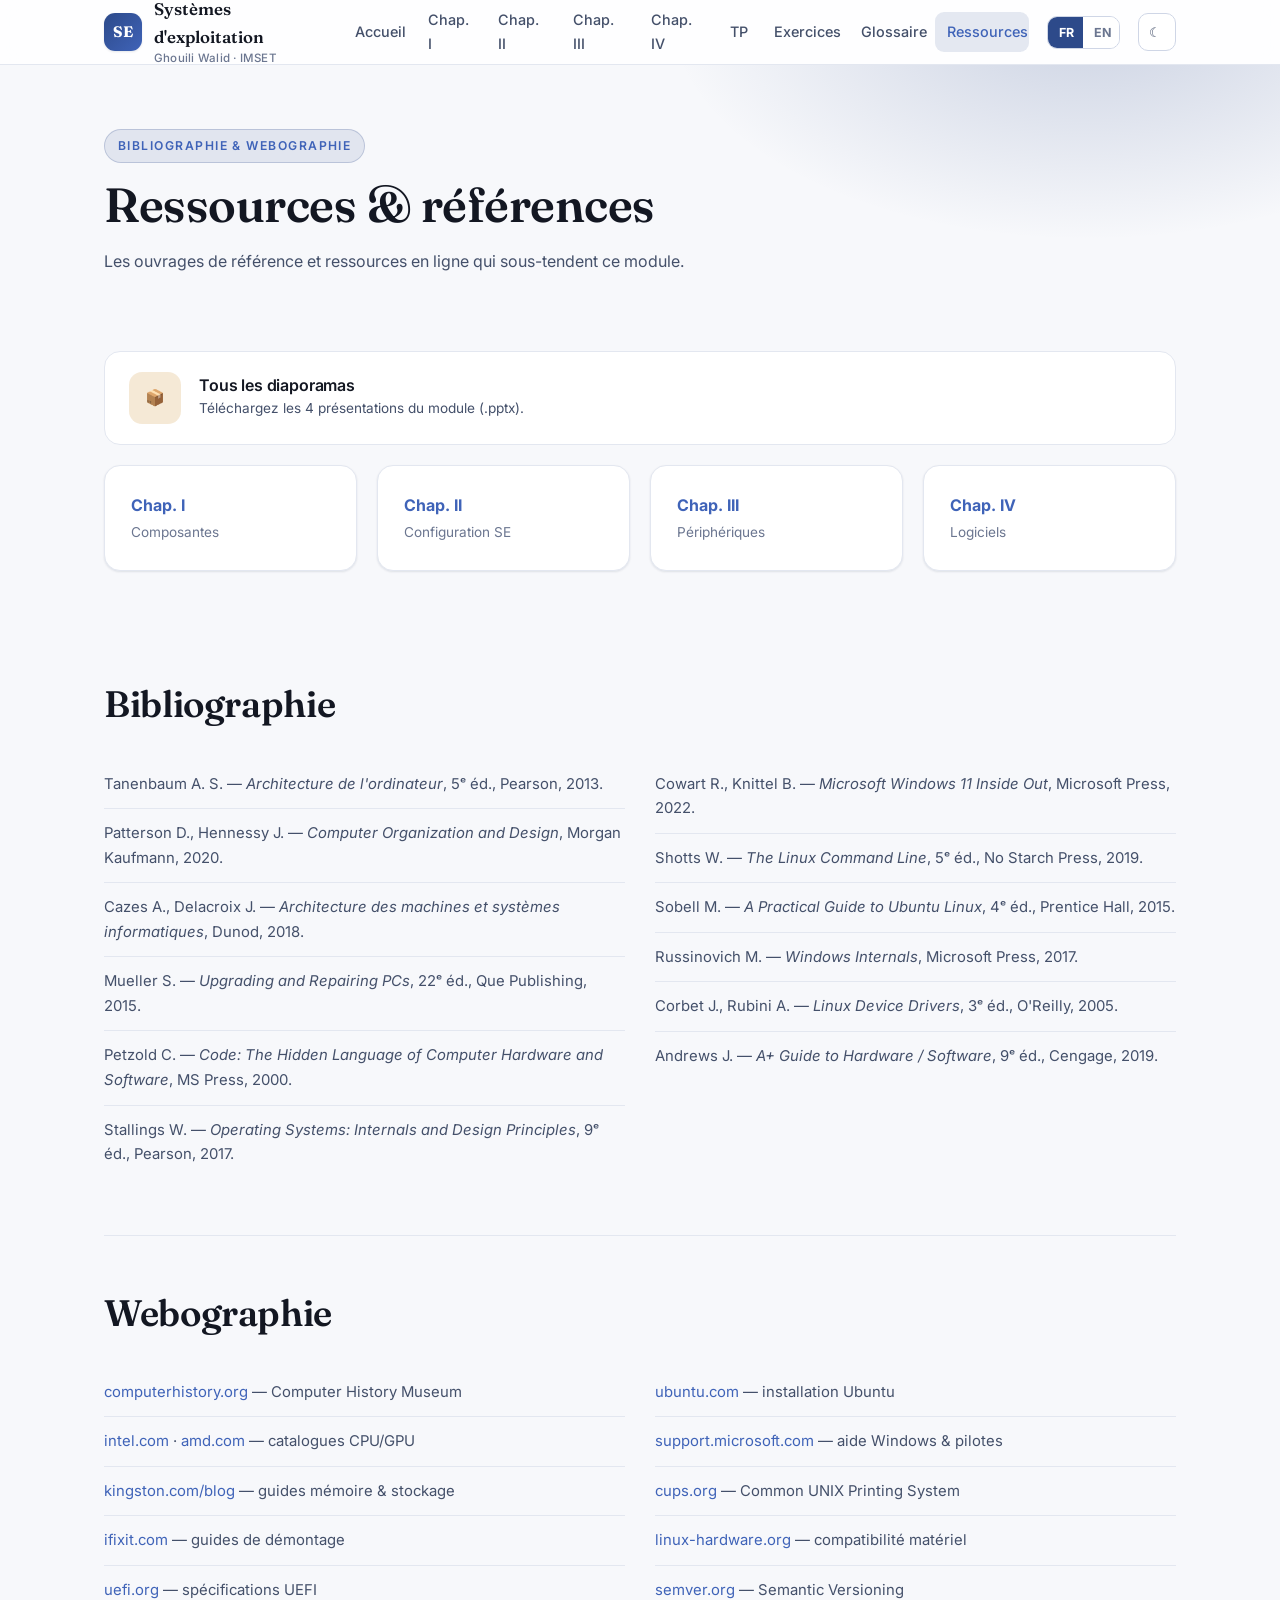
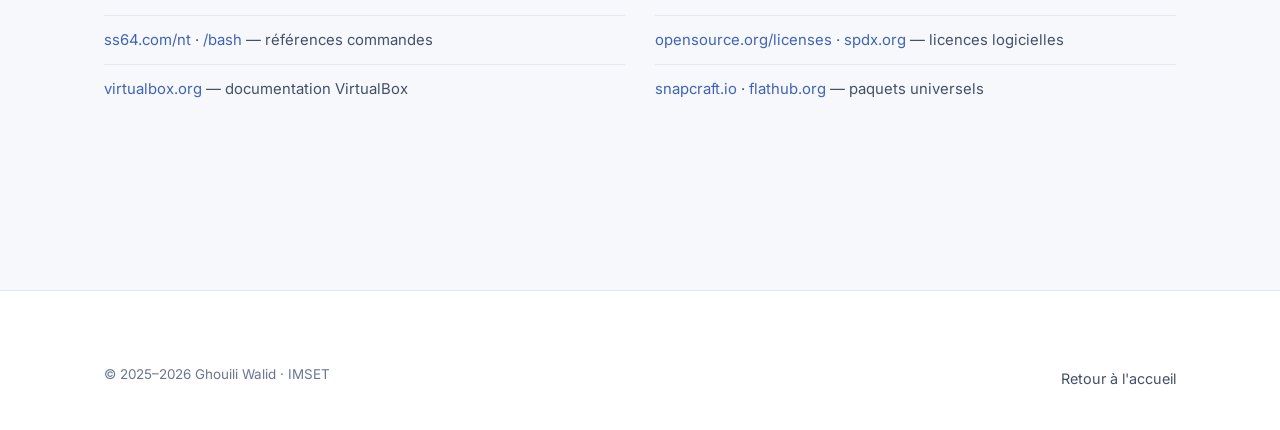
<file: ressources.html>
<!DOCTYPE html>
<html lang="fr" data-lang="fr">
<head>
<meta charset="UTF-8">
<meta name="viewport" content="width=device-width, initial-scale=1.0">
<title>Ressources &amp; références | Systèmes d'exploitation — Ghouili Walid</title>
<meta name="description" content="Bibliographie et webographie du module : ouvrages de référence et ressources en ligne par chapitre.">
<link rel="preconnect" href="https://fonts.googleapis.com"><link rel="preconnect" href="https://fonts.gstatic.com" crossorigin>
<link href="https://fonts.googleapis.com/css2?family=Fraunces:opsz,wght@9..144,500;9..144,600&family=Inter:wght@400;500;600;700&family=JetBrains+Mono:wght@400;700&display=swap" rel="stylesheet">
<link rel="stylesheet" href="assets/style.css">
<link rel="icon" href="data:image/svg+xml,<svg xmlns='http://www.w3.org/2000/svg' viewBox='0 0 100 100'><rect width='100' height='100' rx='22' fill='%232d4a8a'/><text x='50' y='68' font-size='52' font-family='Georgia' fill='white' text-anchor='middle' font-weight='600'>SE</text></svg>">
</head>
<body>
<header class="topbar"><div class="wrap topbar-inner">
  <a href="index.html" class="brand-logo"><span class="brand-mark">SE</span><span>Systèmes d'exploitation<span class="brand-sub">Ghouili Walid · IMSET</span></span></a>
  <nav class="nav">
    <a href="index.html"><span class="fr">Accueil</span><span class="en">Home</span></a>
    <a href="chapitre-1.html">Chap. I</a><a href="chapitre-2.html">Chap. II</a><a href="chapitre-3.html">Chap. III</a><a href="chapitre-4.html">Chap. IV</a>
    <a href="travaux-pratiques.html">TP</a><a href="exercices.html"><span class="fr">Exercices</span><span class="en">Exercises</span></a><a href="glossaire.html"><span class="fr">Glossaire</span><span class="en">Glossary</span></a><a href="ressources.html" class="active"><span class="fr">Ressources</span><span class="en">Resources</span></a>
  </nav>
  <div class="lang-toggle"><button data-lang-btn="fr">FR</button><button data-lang-btn="en">EN</button></div>
  <button class="toolbtn" data-theme-toggle>☾</button><button class="toolbtn menu-btn" data-menu>☰</button>
</div></header>

<div class="lesson-head"><div class="wrap">
  <span class="eyebrow"><span class="fr">Bibliographie &amp; webographie</span><span class="en">Bibliography &amp; webography</span></span>
  <h1><span class="fr">Ressources &amp; références</span><span class="en">Resources &amp; references</span></h1>
  <p class="lead" style="max-width:60ch"><span class="fr">Les ouvrages de référence et ressources en ligne qui sous-tendent ce module.</span><span class="en">The reference books and online resources underpinning this module.</span></p>
</div></div>

<div class="wrap" style="padding-bottom:80px">

  <section style="padding-top:20px">
    <div class="dl-card" style="margin-top:0">
      <div class="dl-ic">📦</div>
      <div class="grow"><h4><span class="fr">Tous les diaporamas</span><span class="en">All slide decks</span></h4><p><span class="fr">Téléchargez les 4 présentations du module (.pptx).</span><span class="en">Download all 4 module presentations (.pptx).</span></p></div>
    </div>
    <div class="grid grid-4" style="margin-top:-10px">
      <a class="card hover" href="slides/ICML_Chapitre_1_Caracteristiques_Composantes.pptx" download><b>Chap. I</b><br><span style="font-size:.85rem;color:var(--ink-faint)"><span class="fr">Composantes</span><span class="en">Components</span></span></a>
      <a class="card hover" href="slides/ICML_Chapitre_2_Mise_en_Marche_Configuration_SE.pptx" download><b>Chap. II</b><br><span style="font-size:.85rem;color:var(--ink-faint)"><span class="fr">Configuration SE</span><span class="en">OS config</span></span></a>
      <a class="card hover" href="slides/ICML_Chapitre_3_Configuration_Peripherique.pptx" download><b>Chap. III</b><br><span style="font-size:.85rem;color:var(--ink-faint)"><span class="fr">Périphériques</span><span class="en">Peripherals</span></span></a>
      <a class="card hover" href="slides/ICML_Chapitre_4_Installation_Logiciels.pptx" download><b>Chap. IV</b><br><span style="font-size:.85rem;color:var(--ink-faint)"><span class="fr">Logiciels</span><span class="en">Software</span></span></a>
    </div>
  </section>

  <section>
    <div class="section-head"><h2><span class="fr">Bibliographie</span><span class="en">Bibliography</span></h2></div>
    <div class="res-cols">
      <ul class="res-list">
        <li>Tanenbaum A. S. — <em>Architecture de l'ordinateur</em>, 5ᵉ éd., Pearson, 2013.</li>
        <li>Patterson D., Hennessy J. — <em>Computer Organization and Design</em>, Morgan Kaufmann, 2020.</li>
        <li>Cazes A., Delacroix J. — <em>Architecture des machines et systèmes informatiques</em>, Dunod, 2018.</li>
        <li>Mueller S. — <em>Upgrading and Repairing PCs</em>, 22ᵉ éd., Que Publishing, 2015.</li>
        <li>Petzold C. — <em>Code: The Hidden Language of Computer Hardware and Software</em>, MS Press, 2000.</li>
        <li>Stallings W. — <em>Operating Systems: Internals and Design Principles</em>, 9ᵉ éd., Pearson, 2017.</li>
      </ul>
      <ul class="res-list">
        <li>Cowart R., Knittel B. — <em>Microsoft Windows 11 Inside Out</em>, Microsoft Press, 2022.</li>
        <li>Shotts W. — <em>The Linux Command Line</em>, 5ᵉ éd., No Starch Press, 2019.</li>
        <li>Sobell M. — <em>A Practical Guide to Ubuntu Linux</em>, 4ᵉ éd., Prentice Hall, 2015.</li>
        <li>Russinovich M. — <em>Windows Internals</em>, Microsoft Press, 2017.</li>
        <li>Corbet J., Rubini A. — <em>Linux Device Drivers</em>, 3ᵉ éd., O'Reilly, 2005.</li>
        <li>Andrews J. — <em>A+ Guide to Hardware / Software</em>, 9ᵉ éd., Cengage, 2019.</li>
      </ul>
    </div>
  </section>

  <hr class="divider">

  <section>
    <div class="section-head"><h2><span class="fr">Webographie</span><span class="en">Webography</span></h2></div>
    <div class="res-cols">
      <ul class="res-list">
        <li><a href="https://computerhistory.org" target="_blank" rel="noopener">computerhistory.org</a> — Computer History Museum</li>
        <li><a href="https://www.intel.com" target="_blank" rel="noopener">intel.com</a> · <a href="https://www.amd.com" target="_blank" rel="noopener">amd.com</a> — <span class="fr">catalogues CPU/GPU</span><span class="en">CPU/GPU catalogues</span></li>
        <li><a href="https://www.kingston.com/fr/blog" target="_blank" rel="noopener">kingston.com/blog</a> — <span class="fr">guides mémoire &amp; stockage</span><span class="en">memory &amp; storage guides</span></li>
        <li><a href="https://www.ifixit.com" target="_blank" rel="noopener">ifixit.com</a> — <span class="fr">guides de démontage</span><span class="en">teardown guides</span></li>
        <li><a href="https://uefi.org/specifications" target="_blank" rel="noopener">uefi.org</a> — <span class="fr">spécifications UEFI</span><span class="en">UEFI specifications</span></li>
        <li><a href="https://ss64.com/nt" target="_blank" rel="noopener">ss64.com/nt</a> · <a href="https://ss64.com/bash" target="_blank" rel="noopener">/bash</a> — <span class="fr">références commandes</span><span class="en">command references</span></li>
        <li><a href="https://www.virtualbox.org" target="_blank" rel="noopener">virtualbox.org</a> — <span class="fr">documentation VirtualBox</span><span class="en">VirtualBox docs</span></li>
      </ul>
      <ul class="res-list">
        <li><a href="https://ubuntu.com/tutorials/install-ubuntu-desktop" target="_blank" rel="noopener">ubuntu.com</a> — <span class="fr">installation Ubuntu</span><span class="en">Ubuntu install</span></li>
        <li><a href="https://support.microsoft.com/windows" target="_blank" rel="noopener">support.microsoft.com</a> — <span class="fr">aide Windows &amp; pilotes</span><span class="en">Windows help &amp; drivers</span></li>
        <li><a href="https://www.cups.org" target="_blank" rel="noopener">cups.org</a> — Common UNIX Printing System</li>
        <li><a href="https://linux-hardware.org" target="_blank" rel="noopener">linux-hardware.org</a> — <span class="fr">compatibilité matériel</span><span class="en">hardware compatibility</span></li>
        <li><a href="https://semver.org" target="_blank" rel="noopener">semver.org</a> — Semantic Versioning</li>
        <li><a href="https://opensource.org/licenses" target="_blank" rel="noopener">opensource.org/licenses</a> · <a href="https://spdx.org/licenses" target="_blank" rel="noopener">spdx.org</a> — <span class="fr">licences logicielles</span><span class="en">software licences</span></li>
        <li><a href="https://snapcraft.io" target="_blank" rel="noopener">snapcraft.io</a> · <a href="https://flathub.org" target="_blank" rel="noopener">flathub.org</a> — <span class="fr">paquets universels</span><span class="en">universal packages</span></li>
      </ul>
    </div>
  </section>

</div>

<footer><div class="wrap"><div class="foot-bottom" style="border:0">
  <span>© 2025–2026 Ghouili Walid · IMSET</span>
  <span><a href="index.html"><span class="fr">Retour à l'accueil</span><span class="en">Back to home</span></a></span>
</div></div></footer>

<script src="assets/script.js"></script>
</body>
</html>
</file>
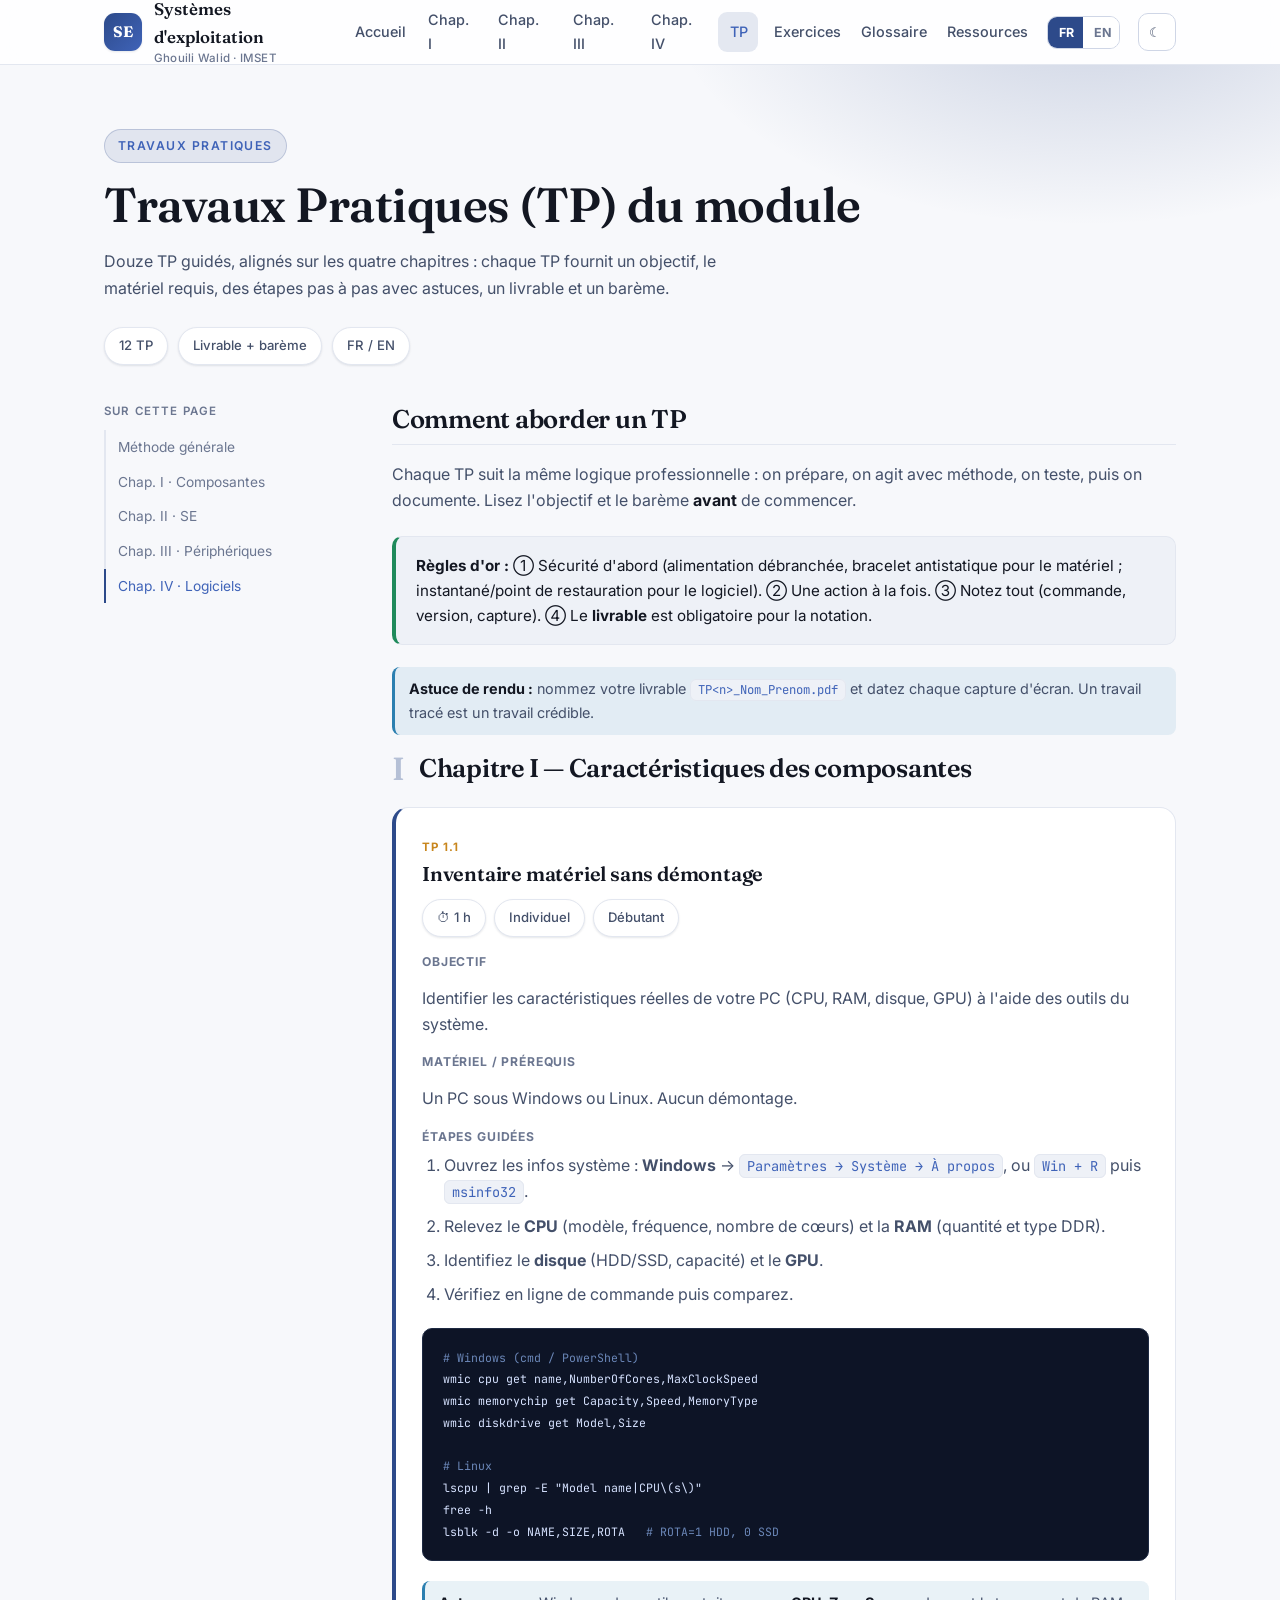
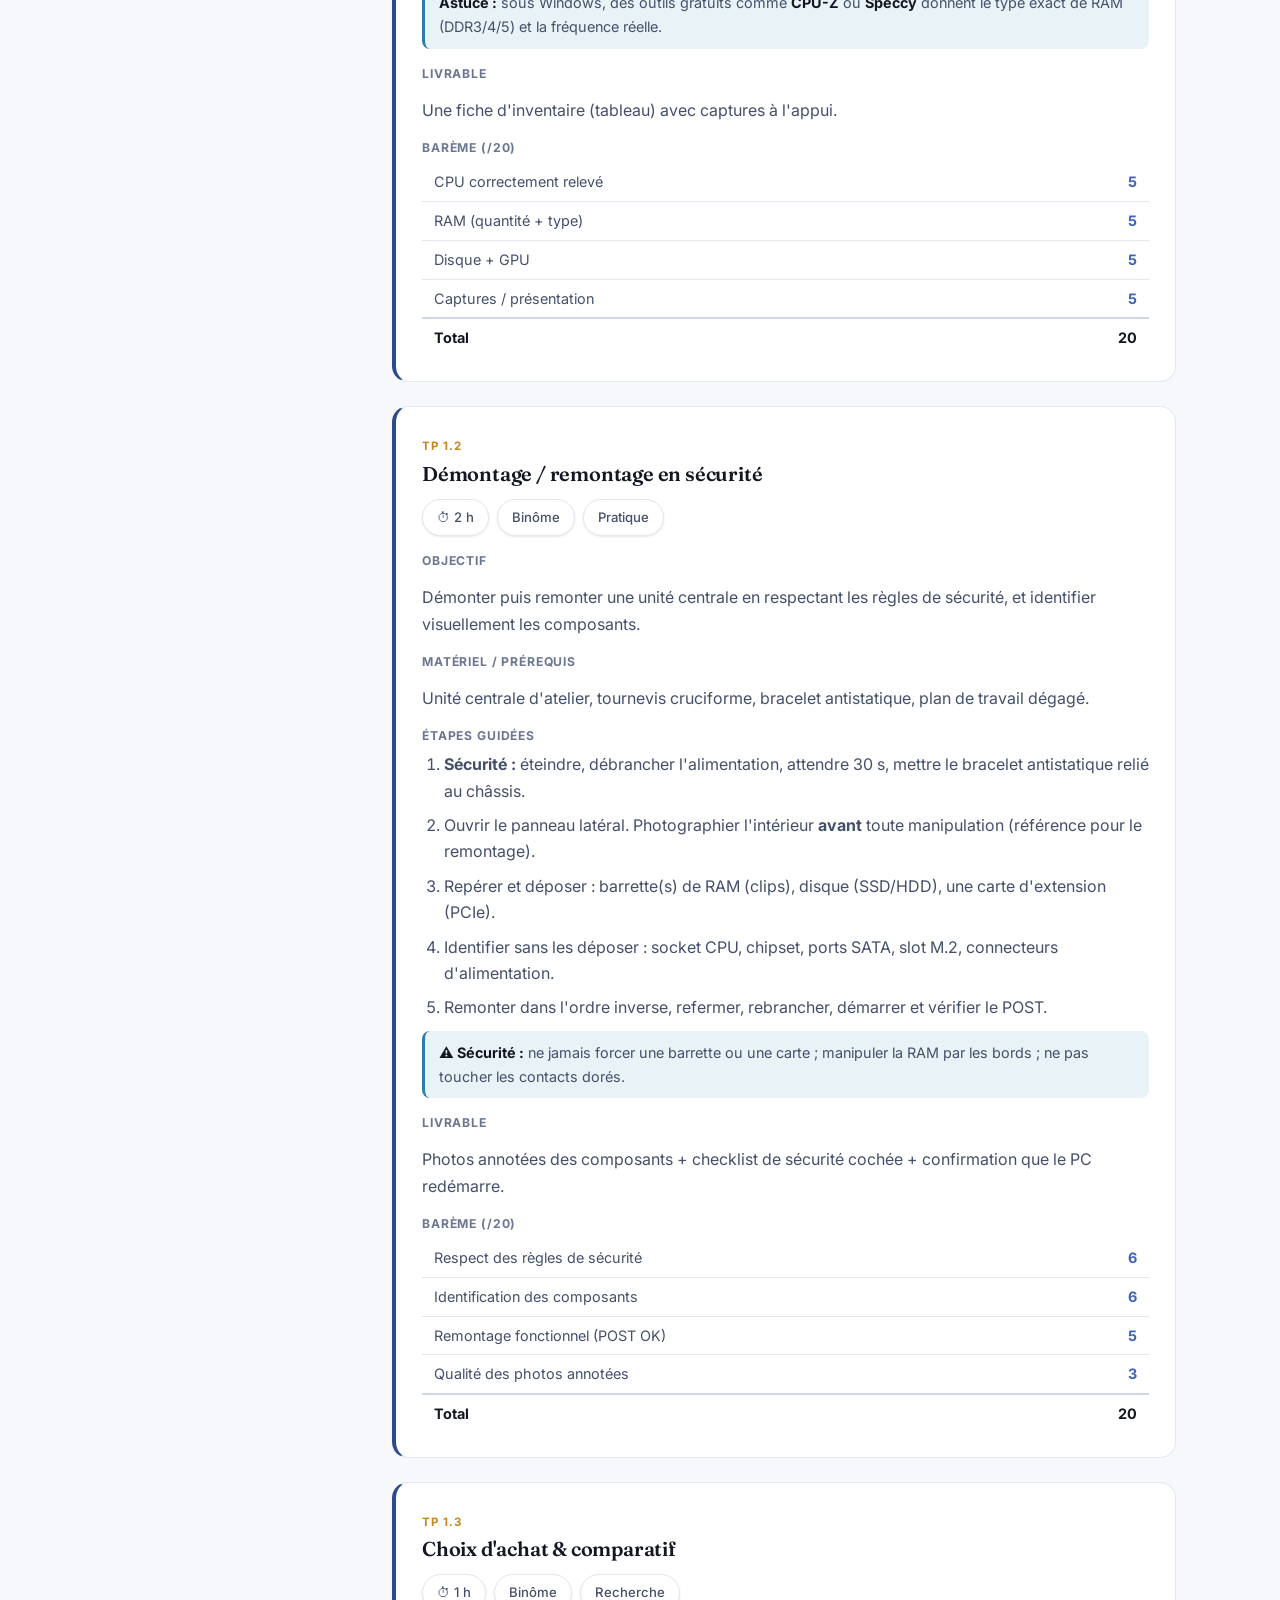
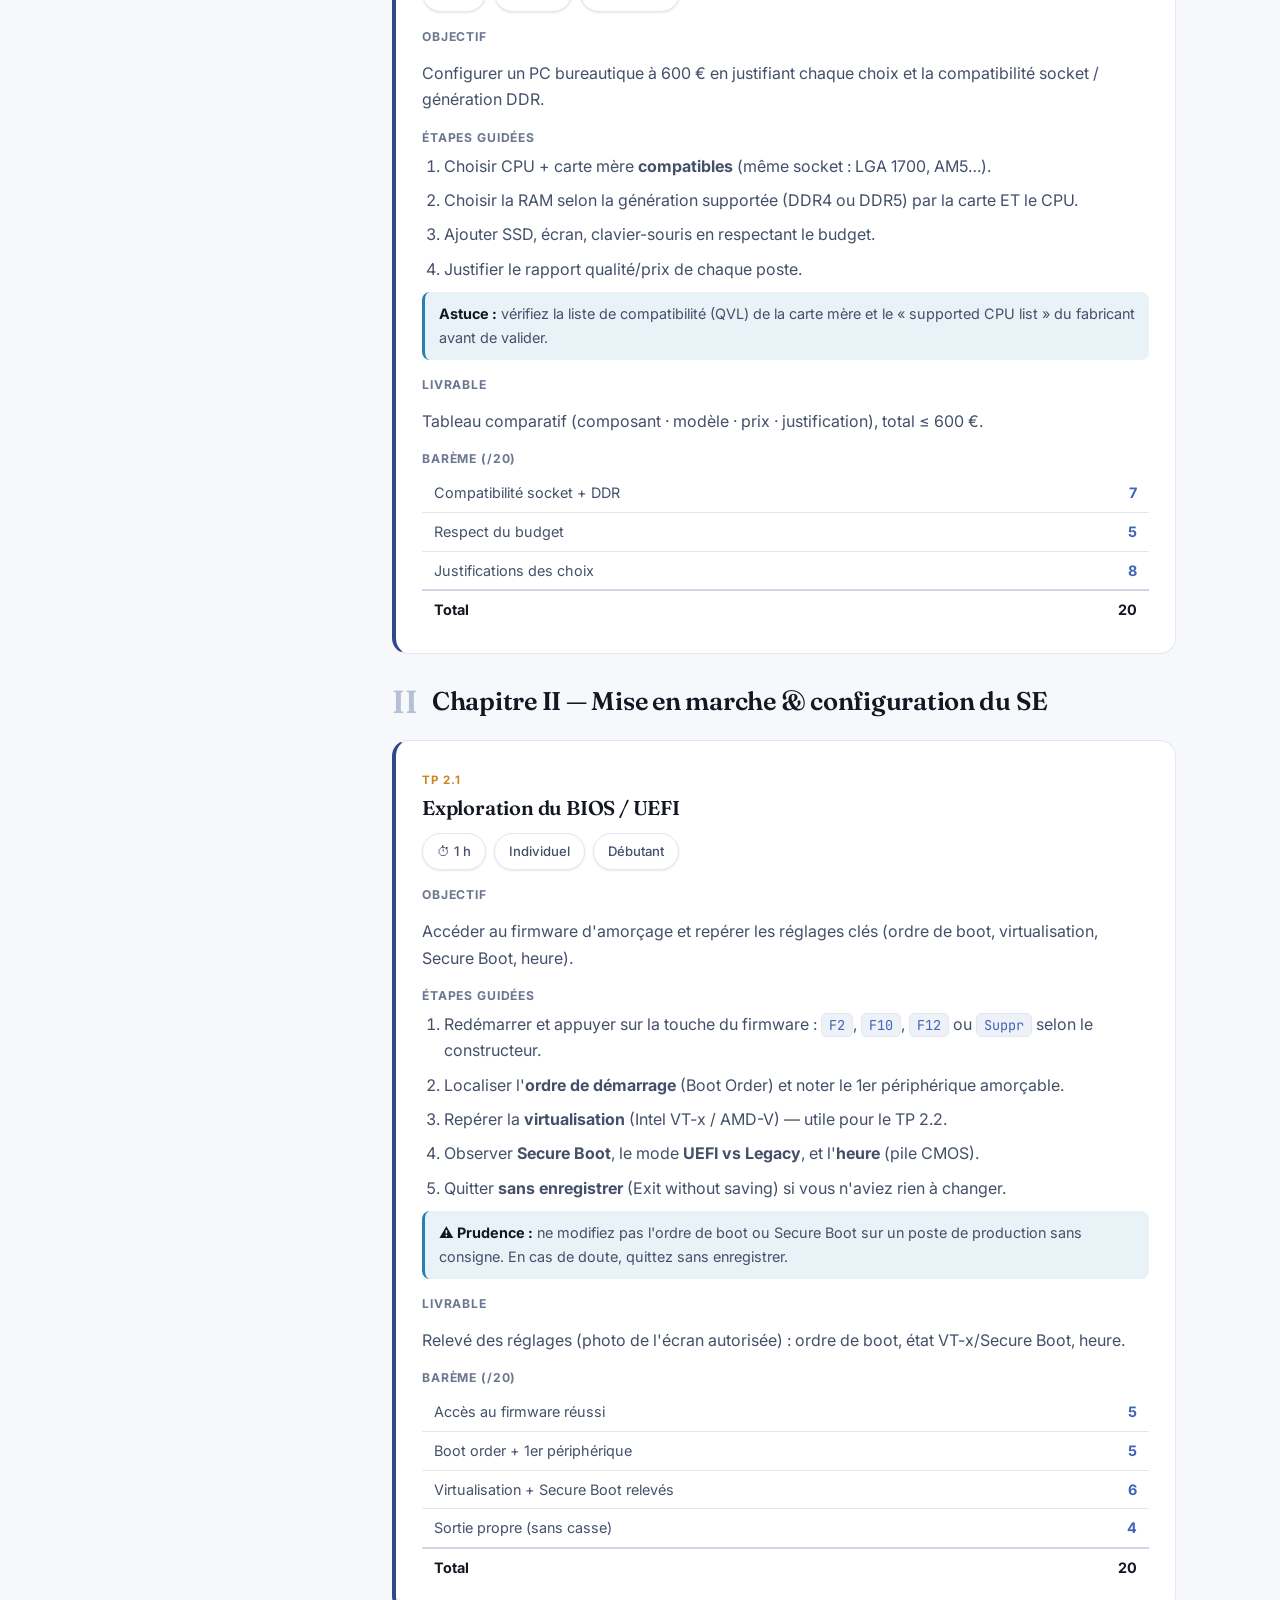
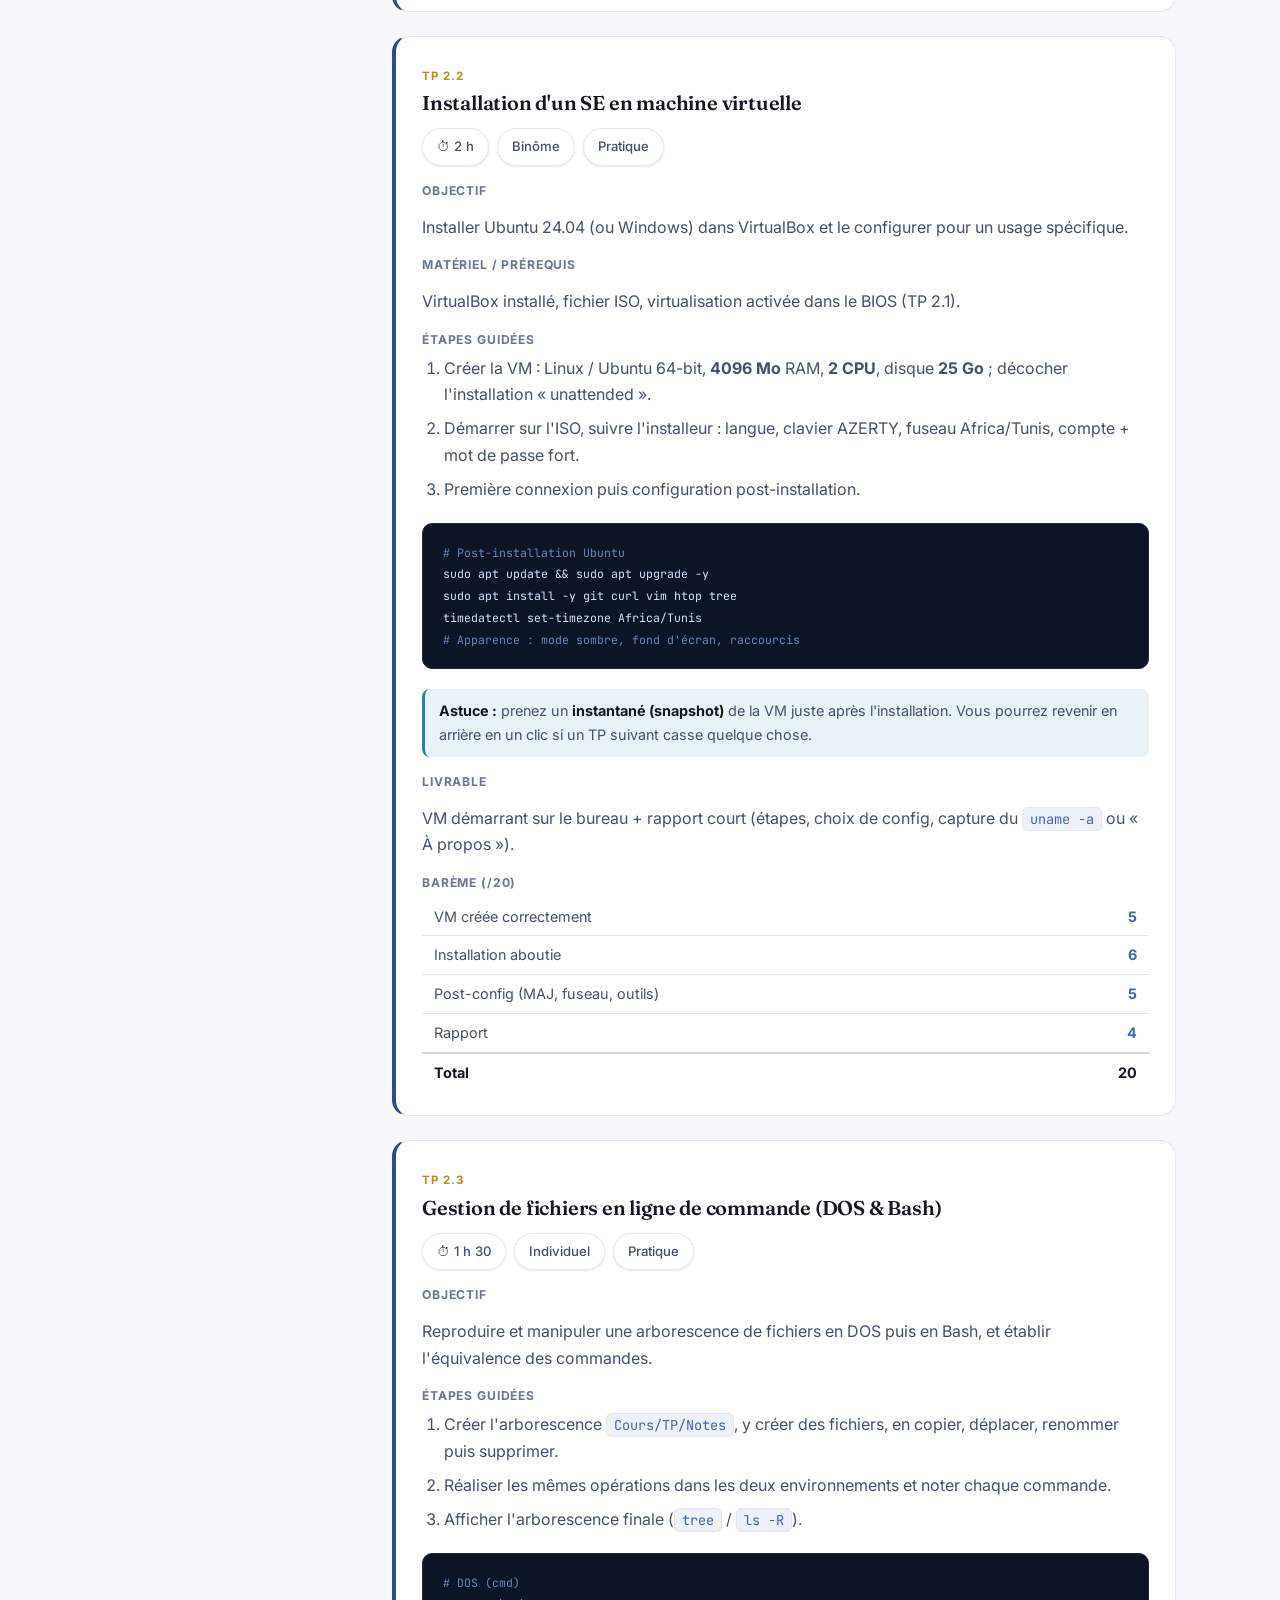
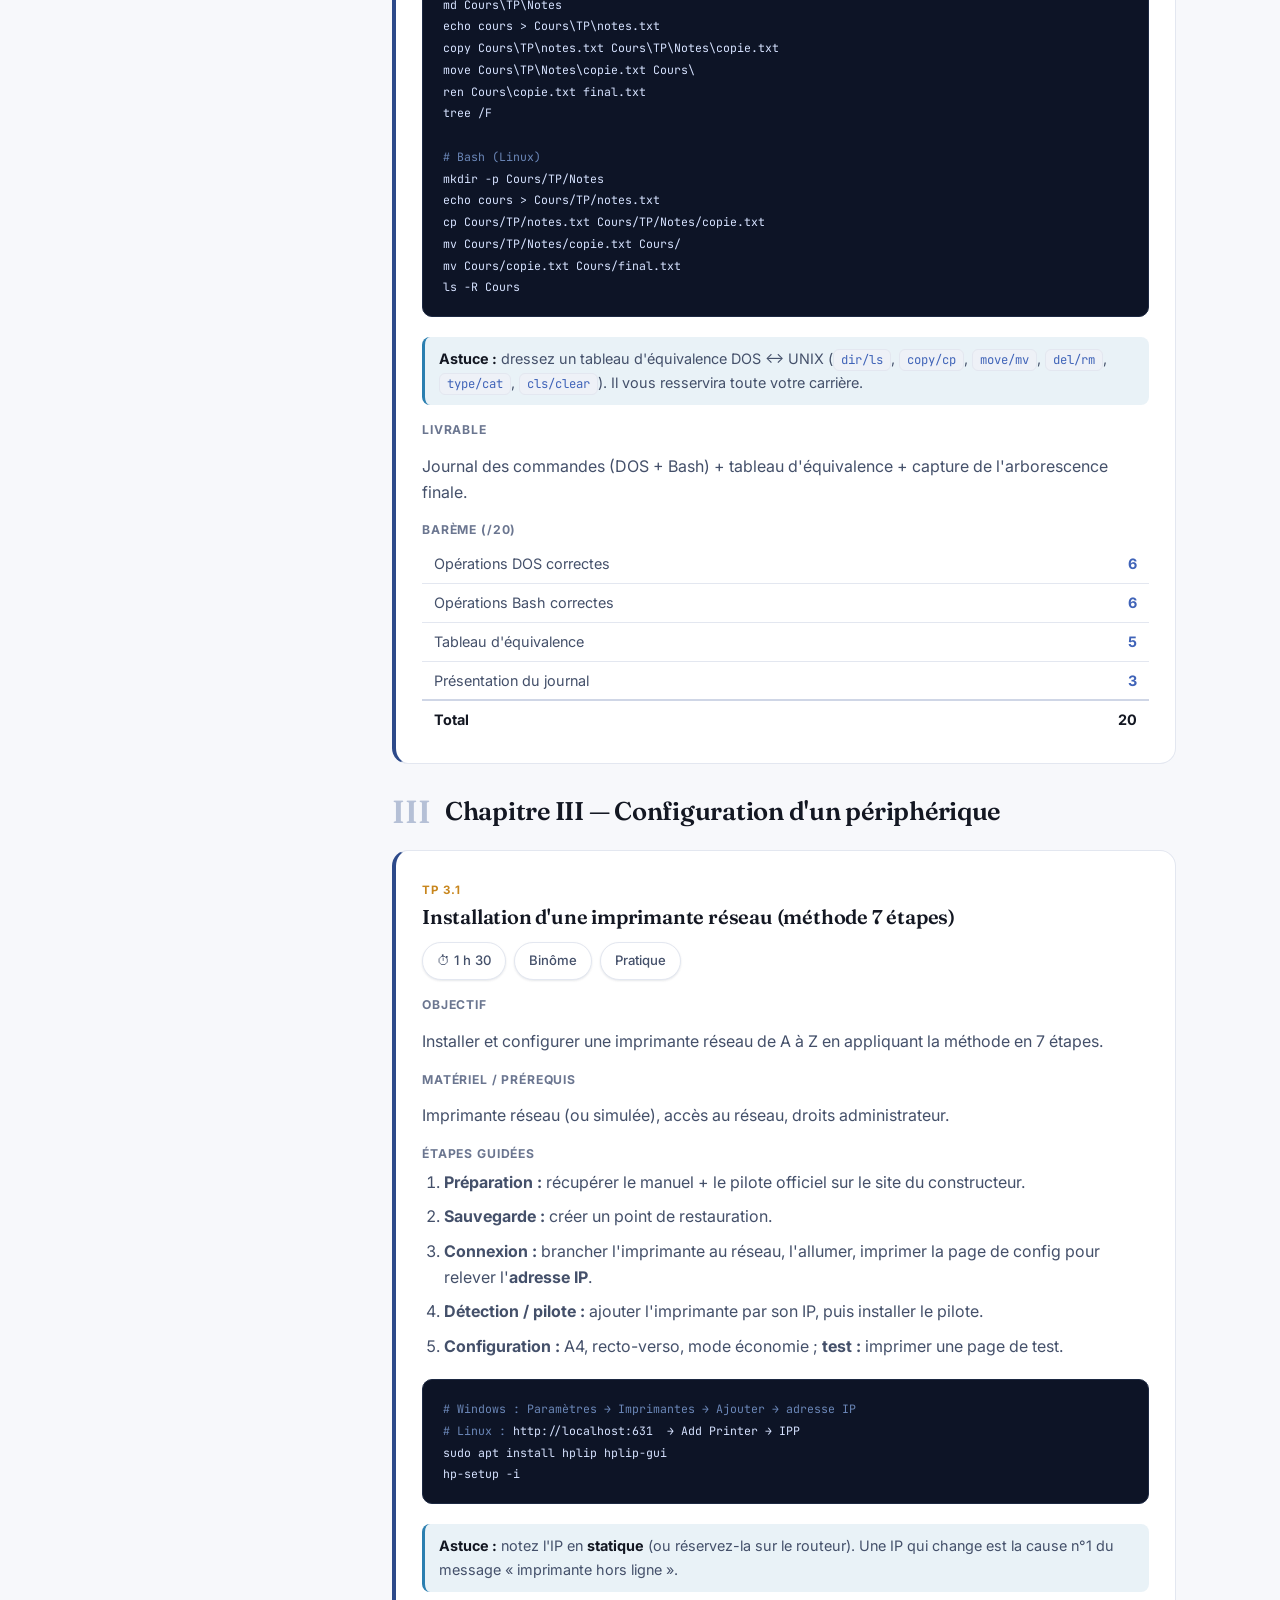
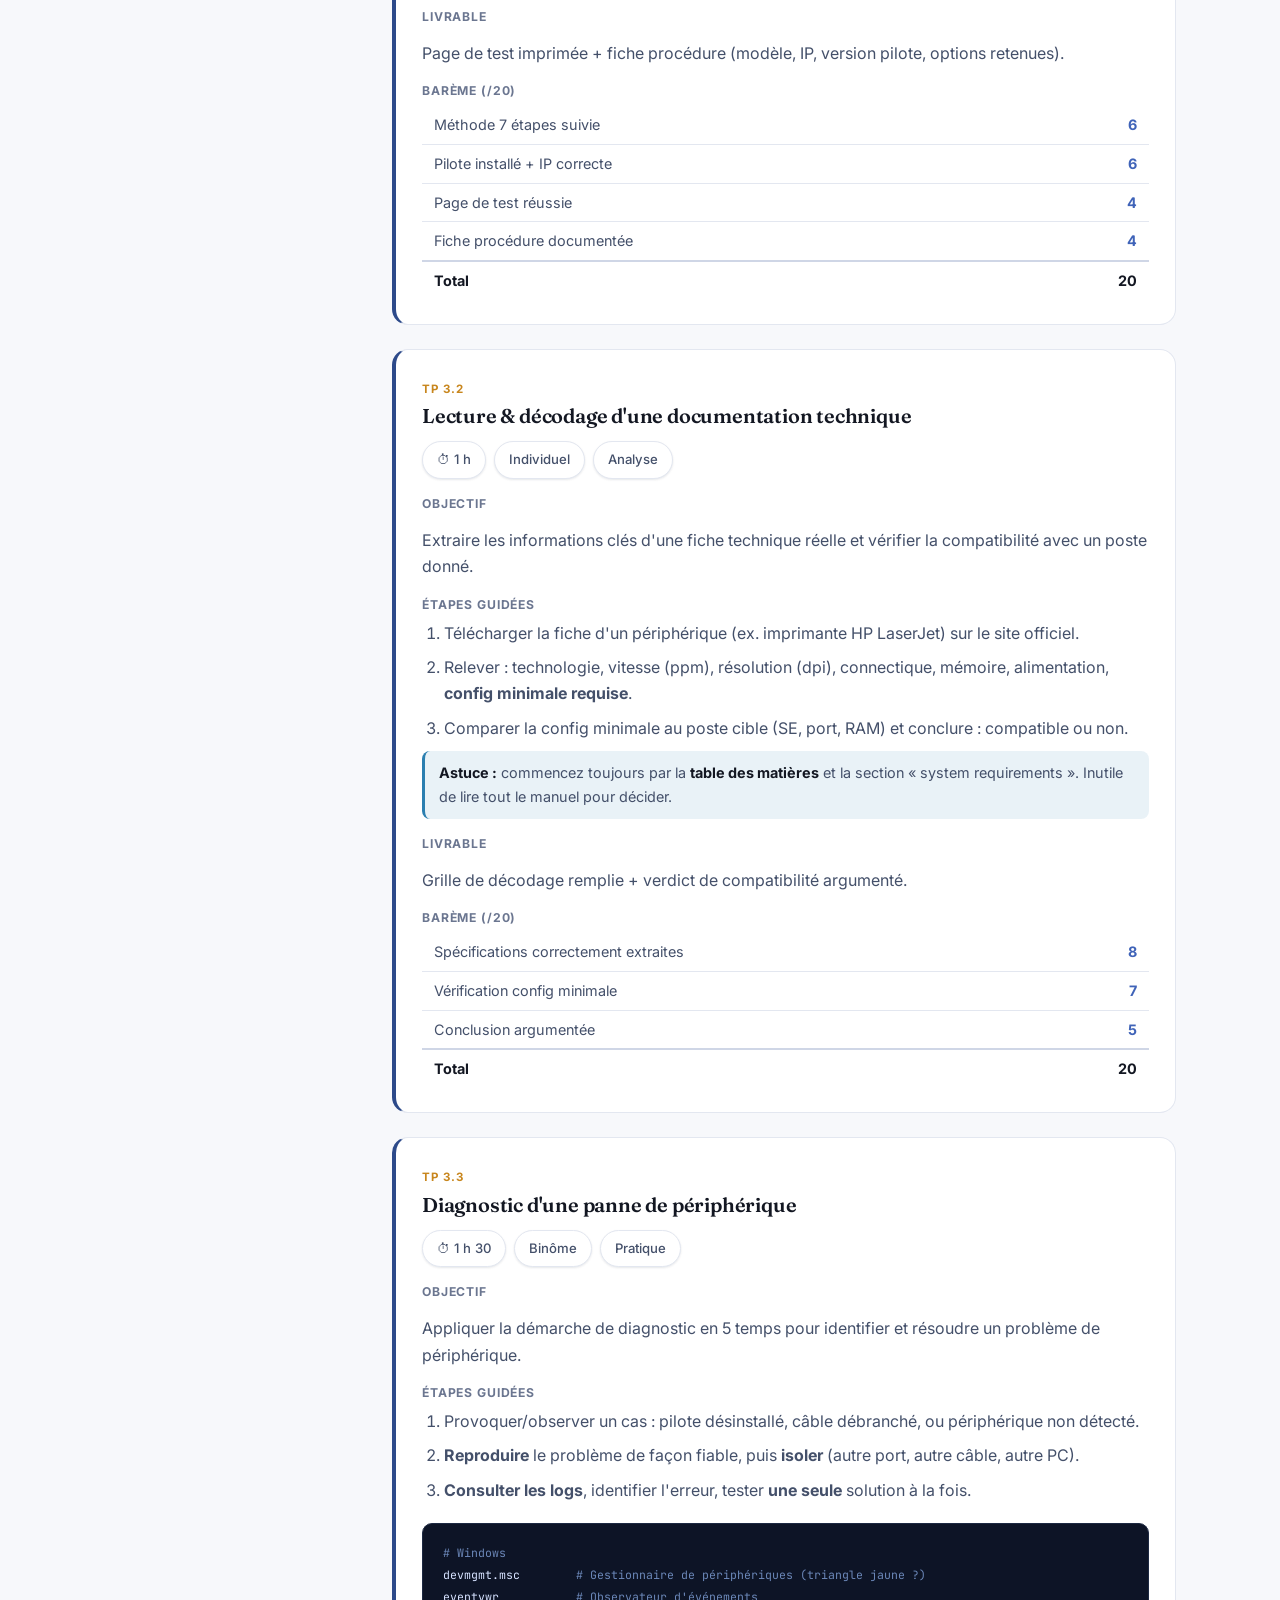
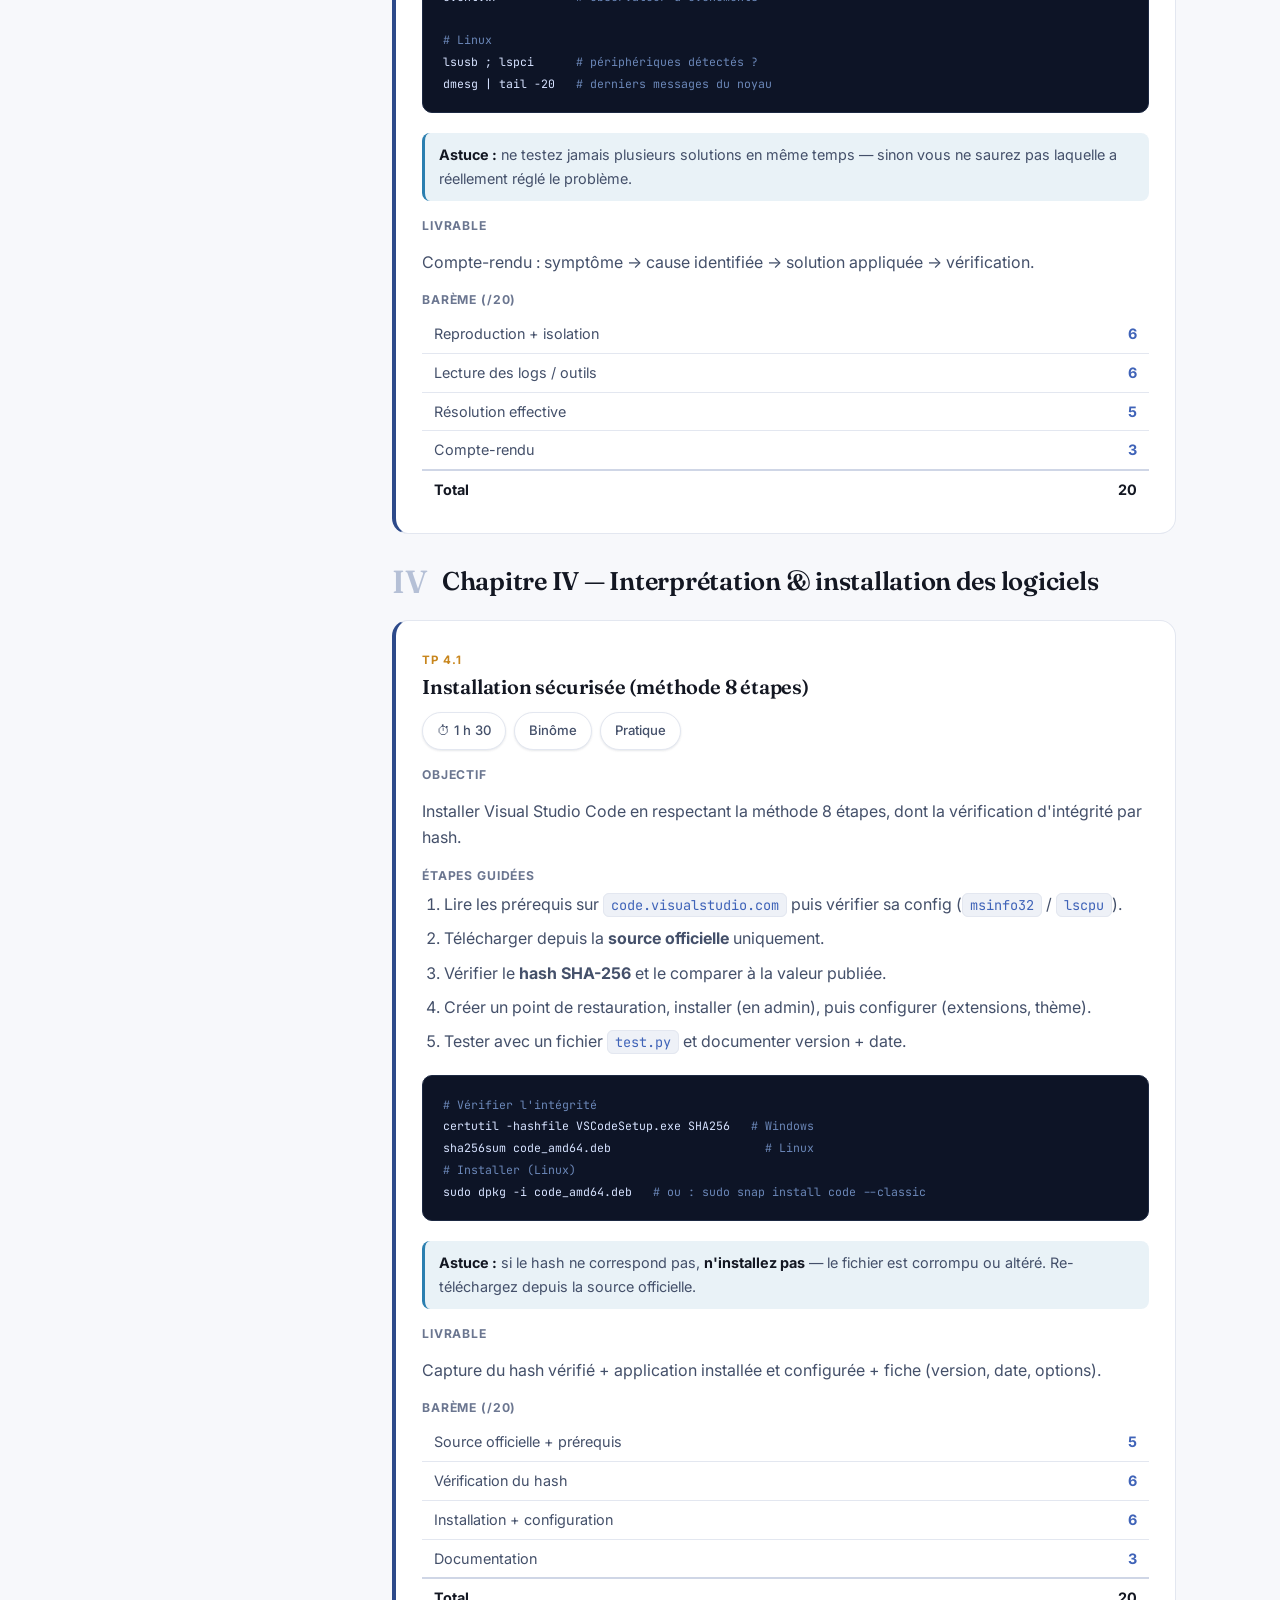
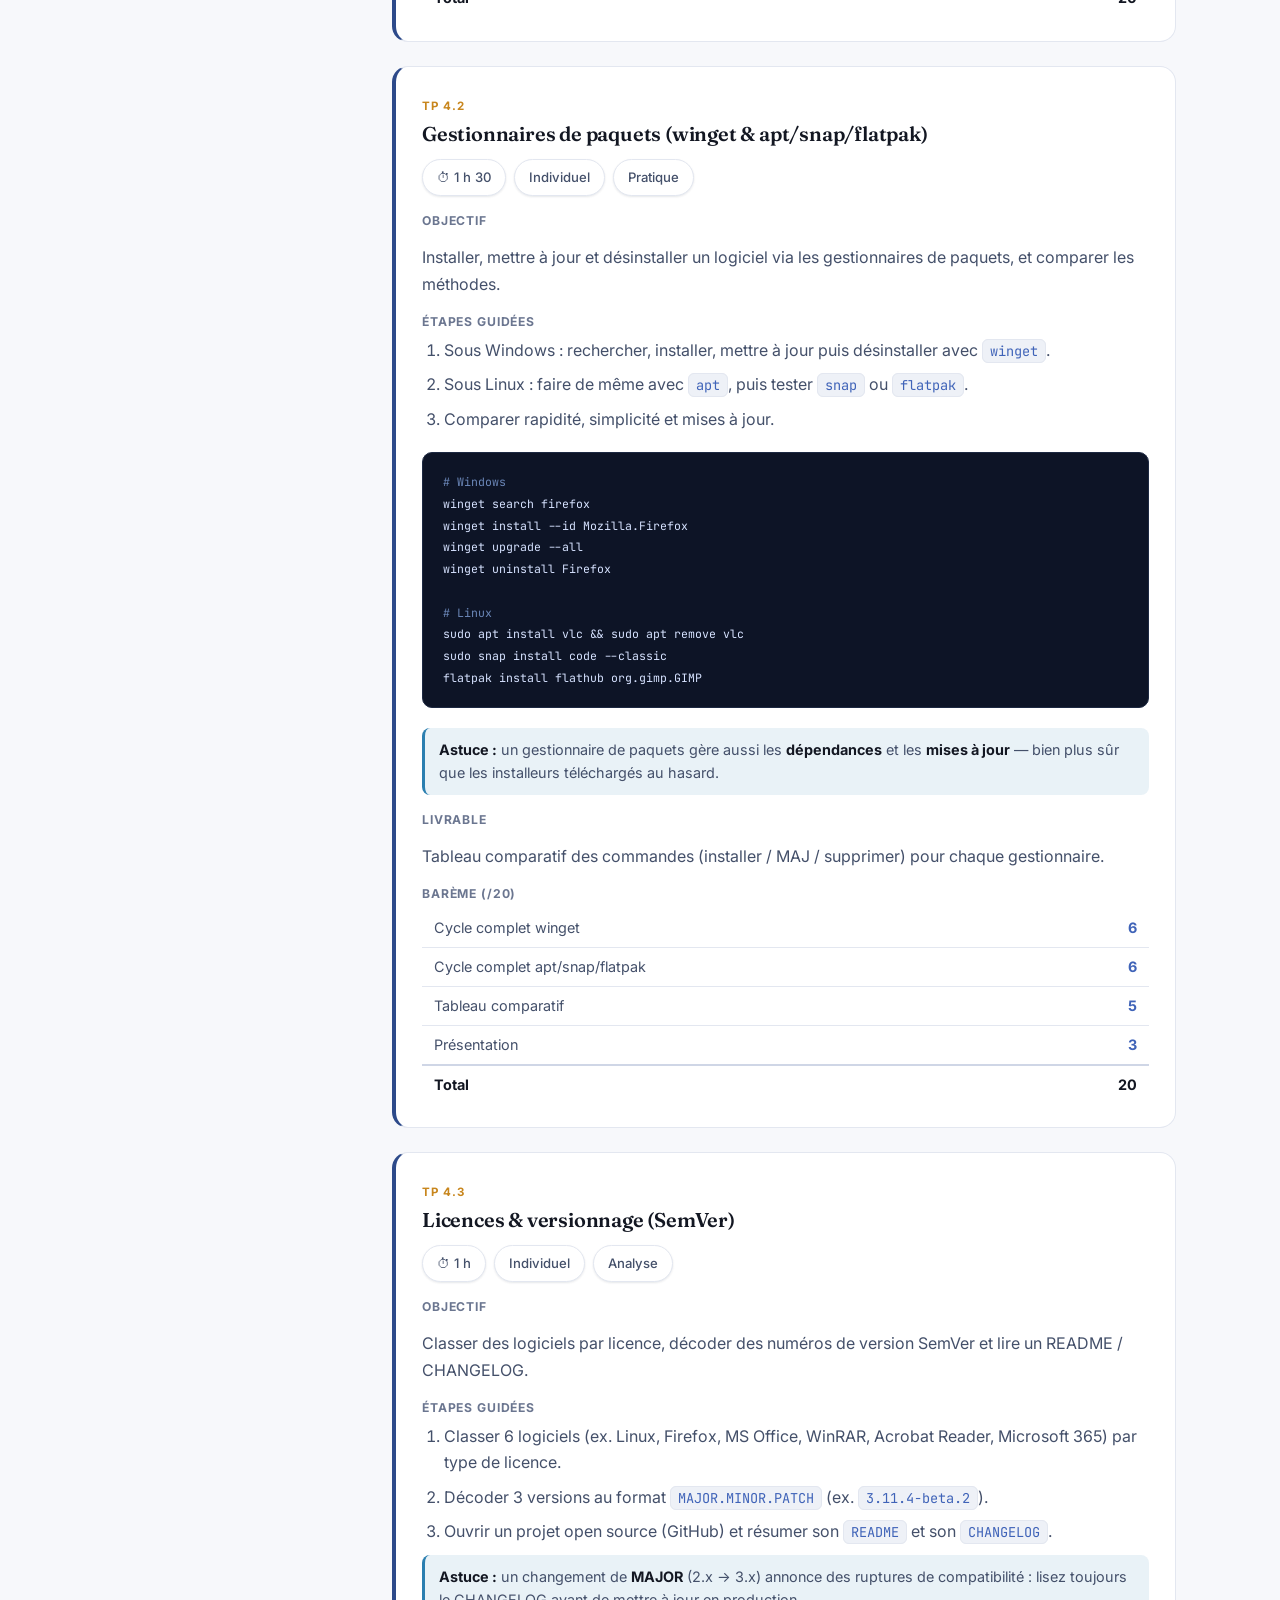
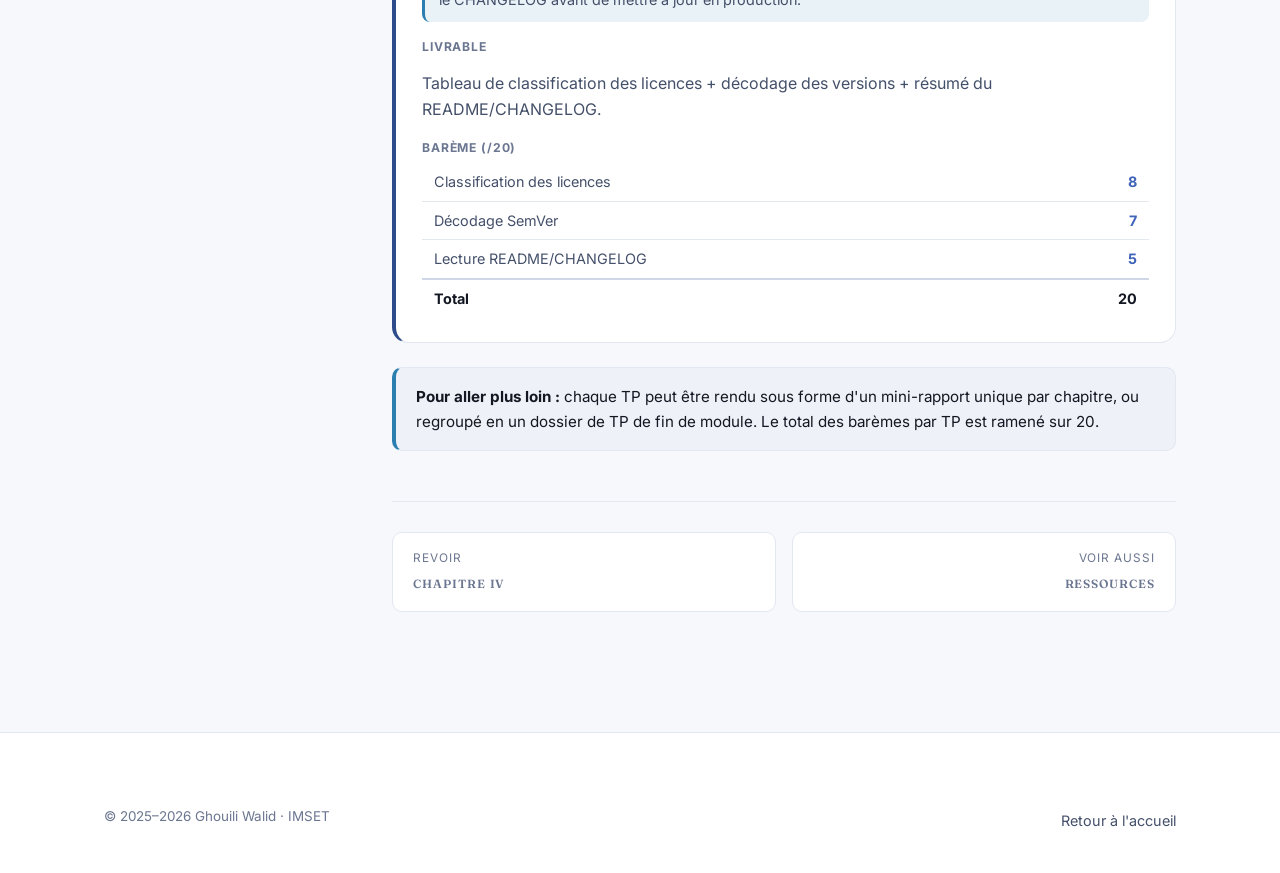
<file: travaux-pratiques.html>
<!DOCTYPE html>
<html lang="fr" data-lang="fr">
<head>
<meta charset="UTF-8">
<meta name="viewport" content="width=device-width, initial-scale=1.0">
<title>Travaux Pratiques (TP) | Systèmes d'exploitation — Ghouili Walid</title>
<meta name="description" content="Travaux pratiques guidés du module : inventaire matériel, installation d'un SE, périphériques, logiciels. Objectifs, étapes, astuces, livrables et barème.">
<link rel="preconnect" href="https://fonts.googleapis.com"><link rel="preconnect" href="https://fonts.gstatic.com" crossorigin>
<link href="https://fonts.googleapis.com/css2?family=Fraunces:opsz,wght@9..144,500;9..144,600&family=Inter:wght@400;500;600;700&family=JetBrains+Mono:wght@400;700&display=swap" rel="stylesheet">
<link rel="stylesheet" href="assets/style.css">
<link rel="icon" href="data:image/svg+xml,<svg xmlns='http://www.w3.org/2000/svg' viewBox='0 0 100 100'><rect width='100' height='100' rx='22' fill='%232d4a8a'/><text x='50' y='68' font-size='52' font-family='Georgia' fill='white' text-anchor='middle' font-weight='600'>SE</text></svg>">
<style>
  .tp-card { background: var(--bg-elev); border: 1px solid var(--line); border-left: 4px solid var(--brand); border-radius: var(--radius); padding: 24px 26px; margin: 0 0 24px; }
  .tp-card > .tp-tag { font-size: .72rem; font-weight: 700; text-transform: uppercase; letter-spacing: .08em; color: var(--accent); }
  .tp-card h3 { margin: 4px 0 0; font-size: 1.25rem; }
  .tp-meta { display: flex; flex-wrap: wrap; gap: 8px; margin: 14px 0 4px; }
  .tp-block { margin: 18px 0 0; }
  .tp-block > h4 { font-family: var(--sans); font-size: .76rem; font-weight: 700; text-transform: uppercase; letter-spacing: .07em; color: var(--ink-faint); margin: 0 0 8px; }
  .tp-block ol, .tp-block ul { margin: 0; padding-left: 22px; }
  .tp-block li { margin-bottom: 8px; color: var(--ink-soft); }
  .tip { background: color-mix(in srgb, var(--info) 10%, transparent); border-left: 3px solid var(--info); border-radius: 8px; padding: 10px 14px; margin: 10px 0; font-size: .9rem; color: var(--ink-soft); }
  .tip b { color: var(--ink); }
  .bareme { width: 100%; border-collapse: collapse; font-size: .9rem; margin-top: 6px; }
  .bareme td { padding: 7px 12px; border-bottom: 1px solid var(--line); color: var(--ink-soft); }
  .bareme tr:last-child td { border-bottom: 0; }
  .bareme td:last-child { text-align: right; font-weight: 700; color: var(--brand-2); white-space: nowrap; }
  .bareme tr.total td { border-top: 2px solid var(--line-strong); color: var(--ink); font-weight: 700; }
  .ch-head { display: flex; align-items: center; gap: 14px; margin: 8px 0 22px; padding-top: 8px; }
  .ch-head .rom { font-family: var(--serif); font-size: 2rem; font-weight: 600; color: color-mix(in srgb, var(--brand) 32%, transparent); line-height: 1; }
  .ch-head h2 { margin: 0; border: 0; padding: 0; }
  @media (max-width: 480px){ .tp-card { padding: 18px; } }
</style>
</head>
<body>
<header class="topbar"><div class="wrap topbar-inner">
  <a href="index.html" class="brand-logo"><span class="brand-mark">SE</span><span>Systèmes d'exploitation<span class="brand-sub">Ghouili Walid · IMSET</span></span></a>
  <nav class="nav">
    <a href="index.html"><span class="fr">Accueil</span><span class="en">Home</span></a>
    <a href="chapitre-1.html">Chap. I</a><a href="chapitre-2.html">Chap. II</a><a href="chapitre-3.html">Chap. III</a><a href="chapitre-4.html">Chap. IV</a>
    <a href="travaux-pratiques.html" class="active">TP</a><a href="exercices.html"><span class="fr">Exercices</span><span class="en">Exercises</span></a>
    <a href="glossaire.html"><span class="fr">Glossaire</span><span class="en">Glossary</span></a><a href="ressources.html"><span class="fr">Ressources</span><span class="en">Resources</span></a>
  </nav>
  <div class="lang-toggle"><button data-lang-btn="fr">FR</button><button data-lang-btn="en">EN</button></div>
  <button class="toolbtn" data-theme-toggle>☾</button><button class="toolbtn menu-btn" data-menu>☰</button>
</div></header>

<div class="lesson-head"><div class="wrap">
  <span class="eyebrow"><span class="fr">Travaux Pratiques</span><span class="en">Hands-on Labs</span></span>
  <h1><span class="fr">Travaux Pratiques (TP) du module</span><span class="en">Module practical labs</span></h1>
  <p class="lead" style="max-width:62ch"><span class="fr">Douze TP guidés, alignés sur les quatre chapitres : chaque TP fournit un objectif, le matériel requis, des étapes pas à pas avec astuces, un livrable et un barème.</span><span class="en">Twelve guided labs aligned with the four chapters: each lab gives an objective, the required materials, step-by-step instructions with tips, a deliverable and a grading scale.</span></p>
  <div class="hero-meta">
    <span class="chip">12 TP</span>
    <span class="chip"><span class="fr">Livrable + barème</span><span class="en">Deliverable + rubric</span></span>
    <span class="chip"><span class="fr">FR / EN</span><span class="en">FR / EN</span></span>
  </div>
</div></div>

<div class="wrap"><div class="lesson-layout">
  <aside class="toc">
    <h4><span class="fr">Sur cette page</span><span class="en">On this page</span></h4>
    <a href="#guide"><span class="fr">Méthode générale</span><span class="en">General method</span></a>
    <a href="#tp-ch1"><span class="fr">Chap. I · Composantes</span><span class="en">Ch. I · Components</span></a>
    <a href="#tp-ch2"><span class="fr">Chap. II · SE</span><span class="en">Ch. II · OS</span></a>
    <a href="#tp-ch3"><span class="fr">Chap. III · Périphériques</span><span class="en">Ch. III · Peripherals</span></a>
    <a href="#tp-ch4"><span class="fr">Chap. IV · Logiciels</span><span class="en">Ch. IV · Software</span></a>
  </aside>

  <article class="lesson-body">

    <h2 id="guide"><span class="fr">Comment aborder un TP</span><span class="en">How to approach a lab</span></h2>
    <p><span class="fr">Chaque TP suit la même logique professionnelle : on prépare, on agit avec méthode, on teste, puis on documente. Lisez l'objectif et le barème <strong>avant</strong> de commencer.</span><span class="en">Every lab follows the same professional logic: prepare, act methodically, test, then document. Read the objective and rubric <strong>before</strong> starting.</span></p>
    <div class="callout callout-key"><span class="fr"><b>Règles d'or :</b> ① Sécurité d'abord (alimentation débranchée, bracelet antistatique pour le matériel ; instantané/point de restauration pour le logiciel). ② Une action à la fois. ③ Notez tout (commande, version, capture). ④ Le <b>livrable</b> est obligatoire pour la notation.</span><span class="en"><b>Golden rules:</b> ① Safety first (power unplugged, anti-static strap for hardware; snapshot/restore point for software). ② One change at a time. ③ Record everything (command, version, screenshot). ④ The <b>deliverable</b> is required for grading.</span></div>
    <div class="tip"><span class="fr"><b>Astuce de rendu :</b> nommez votre livrable <code>TP&lt;n&gt;_Nom_Prenom.pdf</code> et datez chaque capture d'écran. Un travail tracé est un travail crédible.</span><span class="en"><b>Submission tip:</b> name your deliverable <code>Lab&lt;n&gt;_Last_First.pdf</code> and date every screenshot. Traceable work is credible work.</span></div>

    <div class="ch-head" id="tp-ch1"><span class="rom">I</span><h2><span class="fr">Chapitre I — Caractéristiques des composantes</span><span class="en">Chapter I — Characteristics of components</span></h2></div>

    <div class="tp-card">
      <span class="tp-tag">TP 1.1</span>
      <h3><span class="fr">Inventaire matériel sans démontage</span><span class="en">Hardware inventory without disassembly</span></h3>
      <div class="tp-meta"><span class="chip">⏱ 1 h</span><span class="chip"><span class="fr">Individuel</span><span class="en">Solo</span></span><span class="chip"><span class="fr">Débutant</span><span class="en">Beginner</span></span></div>
      <div class="tp-block"><h4><span class="fr">Objectif</span><span class="en">Objective</span></h4><p><span class="fr">Identifier les caractéristiques réelles de votre PC (CPU, RAM, disque, GPU) à l'aide des outils du système.</span><span class="en">Identify your PC's real specs (CPU, RAM, disk, GPU) using built-in tools.</span></p></div>
      <div class="tp-block"><h4><span class="fr">Matériel / prérequis</span><span class="en">Materials / prerequisites</span></h4><p><span class="fr">Un PC sous Windows ou Linux. Aucun démontage.</span><span class="en">A Windows or Linux PC. No disassembly.</span></p></div>
      <div class="tp-block"><h4><span class="fr">Étapes guidées</span><span class="en">Guided steps</span></h4>
        <ol>
          <li><span class="fr">Ouvrez les infos système : <b>Windows</b> → <code>Paramètres → Système → À propos</code>, ou <code>Win + R</code> puis <code>msinfo32</code>.</span><span class="en">Open system info: <b>Windows</b> → <code>Settings → System → About</code>, or <code>Win + R</code> then <code>msinfo32</code>.</span></li>
          <li><span class="fr">Relevez le <b>CPU</b> (modèle, fréquence, nombre de cœurs) et la <b>RAM</b> (quantité et type DDR).</span><span class="en">Note the <b>CPU</b> (model, clock, cores) and <b>RAM</b> (amount and DDR type).</span></li>
          <li><span class="fr">Identifiez le <b>disque</b> (HDD/SSD, capacité) et le <b>GPU</b>.</span><span class="en">Identify the <b>disk</b> (HDD/SSD, capacity) and the <b>GPU</b>.</span></li>
          <li><span class="fr">Vérifiez en ligne de commande puis comparez.</span><span class="en">Verify on the command line, then compare.</span></li>
        </ol>
        <pre><code><span class="cmt"># Windows (cmd / PowerShell)</span>
wmic cpu get name,NumberOfCores,MaxClockSpeed
wmic memorychip get Capacity,Speed,MemoryType
wmic diskdrive get Model,Size

<span class="cmt"># Linux</span>
lscpu | grep -E "Model name|CPU\(s\)"
free -h
lsblk -d -o NAME,SIZE,ROTA   <span class="cmt"># ROTA=1 HDD, 0 SSD</span></code></pre>
        <div class="tip"><span class="fr"><b>Astuce :</b> sous Windows, des outils gratuits comme <b>CPU-Z</b> ou <b>Speccy</b> donnent le type exact de RAM (DDR3/4/5) et la fréquence réelle.</span><span class="en"><b>Tip:</b> on Windows, free tools like <b>CPU-Z</b> or <b>Speccy</b> reveal the exact RAM type (DDR3/4/5) and real frequency.</span></div>
      </div>
      <div class="tp-block"><h4><span class="fr">Livrable</span><span class="en">Deliverable</span></h4><p><span class="fr">Une fiche d'inventaire (tableau) avec captures à l'appui.</span><span class="en">An inventory sheet (table) backed by screenshots.</span></p></div>
      <div class="tp-block"><h4><span class="fr">Barème (/20)</span><span class="en">Rubric (/20)</span></h4>
        <table class="bareme">
          <tr><td><span class="fr">CPU correctement relevé</span><span class="en">CPU correctly reported</span></td><td>5</td></tr>
          <tr><td><span class="fr">RAM (quantité + type)</span><span class="en">RAM (amount + type)</span></td><td>5</td></tr>
          <tr><td><span class="fr">Disque + GPU</span><span class="en">Disk + GPU</span></td><td>5</td></tr>
          <tr><td><span class="fr">Captures / présentation</span><span class="en">Screenshots / presentation</span></td><td>5</td></tr>
          <tr class="total"><td>Total</td><td>20</td></tr>
        </table>
      </div>
    </div>

    <div class="tp-card">
      <span class="tp-tag">TP 1.2</span>
      <h3><span class="fr">Démontage / remontage en sécurité</span><span class="en">Safe disassembly / reassembly</span></h3>
      <div class="tp-meta"><span class="chip">⏱ 2 h</span><span class="chip"><span class="fr">Binôme</span><span class="en">Pairs</span></span><span class="chip"><span class="fr">Pratique</span><span class="en">Hands-on</span></span></div>
      <div class="tp-block"><h4><span class="fr">Objectif</span><span class="en">Objective</span></h4><p><span class="fr">Démonter puis remonter une unité centrale en respectant les règles de sécurité, et identifier visuellement les composants.</span><span class="en">Disassemble then reassemble a desktop unit following safety rules, and visually identify the components.</span></p></div>
      <div class="tp-block"><h4><span class="fr">Matériel / prérequis</span><span class="en">Materials / prerequisites</span></h4><p><span class="fr">Unité centrale d'atelier, tournevis cruciforme, bracelet antistatique, plan de travail dégagé.</span><span class="en">A lab desktop unit, Phillips screwdriver, anti-static wrist strap, clear workspace.</span></p></div>
      <div class="tp-block"><h4><span class="fr">Étapes guidées</span><span class="en">Guided steps</span></h4>
        <ol>
          <li><span class="fr"><b>Sécurité :</b> éteindre, débrancher l'alimentation, attendre 30 s, mettre le bracelet antistatique relié au châssis.</span><span class="en"><b>Safety:</b> power off, unplug, wait 30 s, put on the anti-static strap clipped to the chassis.</span></li>
          <li><span class="fr">Ouvrir le panneau latéral. Photographier l'intérieur <b>avant</b> toute manipulation (référence pour le remontage).</span><span class="en">Open the side panel. Photograph the inside <b>before</b> touching anything (reference for reassembly).</span></li>
          <li><span class="fr">Repérer et déposer : barrette(s) de RAM (clips), disque (SSD/HDD), une carte d'extension (PCIe).</span><span class="en">Locate and remove: RAM stick(s) (clips), drive (SSD/HDD), one expansion card (PCIe).</span></li>
          <li><span class="fr">Identifier sans les déposer : socket CPU, chipset, ports SATA, slot M.2, connecteurs d'alimentation.</span><span class="en">Identify without removing: CPU socket, chipset, SATA ports, M.2 slot, power connectors.</span></li>
          <li><span class="fr">Remonter dans l'ordre inverse, refermer, rebrancher, démarrer et vérifier le POST.</span><span class="en">Reassemble in reverse order, close, reconnect, boot and check the POST.</span></li>
        </ol>
        <div class="tip"><span class="fr"><b>⚠ Sécurité :</b> ne jamais forcer une barrette ou une carte ; manipuler la RAM par les bords ; ne pas toucher les contacts dorés.</span><span class="en"><b>⚠ Safety:</b> never force a stick or card; hold RAM by the edges; don't touch the gold contacts.</span></div>
      </div>
      <div class="tp-block"><h4><span class="fr">Livrable</span><span class="en">Deliverable</span></h4><p><span class="fr">Photos annotées des composants + checklist de sécurité cochée + confirmation que le PC redémarre.</span><span class="en">Annotated component photos + a ticked safety checklist + confirmation the PC reboots.</span></p></div>
      <div class="tp-block"><h4><span class="fr">Barème (/20)</span><span class="en">Rubric (/20)</span></h4>
        <table class="bareme">
          <tr><td><span class="fr">Respect des règles de sécurité</span><span class="en">Safety rules followed</span></td><td>6</td></tr>
          <tr><td><span class="fr">Identification des composants</span><span class="en">Component identification</span></td><td>6</td></tr>
          <tr><td><span class="fr">Remontage fonctionnel (POST OK)</span><span class="en">Working reassembly (POST OK)</span></td><td>5</td></tr>
          <tr><td><span class="fr">Qualité des photos annotées</span><span class="en">Quality of annotated photos</span></td><td>3</td></tr>
          <tr class="total"><td>Total</td><td>20</td></tr>
        </table>
      </div>
    </div>

    <div class="tp-card">
      <span class="tp-tag">TP 1.3</span>
      <h3><span class="fr">Choix d'achat &amp; comparatif</span><span class="en">Purchase decision &amp; comparison</span></h3>
      <div class="tp-meta"><span class="chip">⏱ 1 h</span><span class="chip"><span class="fr">Binôme</span><span class="en">Pairs</span></span><span class="chip"><span class="fr">Recherche</span><span class="en">Research</span></span></div>
      <div class="tp-block"><h4><span class="fr">Objectif</span><span class="en">Objective</span></h4><p><span class="fr">Configurer un PC bureautique à 600 € en justifiant chaque choix et la compatibilité socket / génération DDR.</span><span class="en">Spec a €600 office PC, justifying each choice and the socket / DDR-generation compatibility.</span></p></div>
      <div class="tp-block"><h4><span class="fr">Étapes guidées</span><span class="en">Guided steps</span></h4>
        <ol>
          <li><span class="fr">Choisir CPU + carte mère <b>compatibles</b> (même socket : LGA 1700, AM5…).</span><span class="en">Pick a <b>compatible</b> CPU + motherboard (same socket: LGA 1700, AM5…).</span></li>
          <li><span class="fr">Choisir la RAM selon la génération supportée (DDR4 ou DDR5) par la carte ET le CPU.</span><span class="en">Choose RAM matching the generation (DDR4 or DDR5) supported by both board and CPU.</span></li>
          <li><span class="fr">Ajouter SSD, écran, clavier-souris en respectant le budget.</span><span class="en">Add SSD, screen, keyboard-mouse within budget.</span></li>
          <li><span class="fr">Justifier le rapport qualité/prix de chaque poste.</span><span class="en">Justify the value-for-money of each item.</span></li>
        </ol>
        <div class="tip"><span class="fr"><b>Astuce :</b> vérifiez la liste de compatibilité (QVL) de la carte mère et le « supported CPU list » du fabricant avant de valider.</span><span class="en"><b>Tip:</b> check the motherboard's compatibility list (QVL) and the maker's "supported CPU list" before finalising.</span></div>
      </div>
      <div class="tp-block"><h4><span class="fr">Livrable</span><span class="en">Deliverable</span></h4><p><span class="fr">Tableau comparatif (composant · modèle · prix · justification), total ≤ 600 €.</span><span class="en">Comparison table (component · model · price · rationale), total ≤ €600.</span></p></div>
      <div class="tp-block"><h4><span class="fr">Barème (/20)</span><span class="en">Rubric (/20)</span></h4>
        <table class="bareme">
          <tr><td><span class="fr">Compatibilité socket + DDR</span><span class="en">Socket + DDR compatibility</span></td><td>7</td></tr>
          <tr><td><span class="fr">Respect du budget</span><span class="en">Budget respected</span></td><td>5</td></tr>
          <tr><td><span class="fr">Justifications des choix</span><span class="en">Rationale for choices</span></td><td>8</td></tr>
          <tr class="total"><td>Total</td><td>20</td></tr>
        </table>
      </div>
    </div>

    <div class="ch-head" id="tp-ch2"><span class="rom">II</span><h2><span class="fr">Chapitre II — Mise en marche &amp; configuration du SE</span><span class="en">Chapter II — Boot-up &amp; OS configuration</span></h2></div>

    <div class="tp-card">
      <span class="tp-tag">TP 2.1</span>
      <h3><span class="fr">Exploration du BIOS / UEFI</span><span class="en">Exploring the BIOS / UEFI</span></h3>
      <div class="tp-meta"><span class="chip">⏱ 1 h</span><span class="chip"><span class="fr">Individuel</span><span class="en">Solo</span></span><span class="chip"><span class="fr">Débutant</span><span class="en">Beginner</span></span></div>
      <div class="tp-block"><h4><span class="fr">Objectif</span><span class="en">Objective</span></h4><p><span class="fr">Accéder au firmware d'amorçage et repérer les réglages clés (ordre de boot, virtualisation, Secure Boot, heure).</span><span class="en">Access the boot firmware and locate the key settings (boot order, virtualisation, Secure Boot, time).</span></p></div>
      <div class="tp-block"><h4><span class="fr">Étapes guidées</span><span class="en">Guided steps</span></h4>
        <ol>
          <li><span class="fr">Redémarrer et appuyer sur la touche du firmware : <code>F2</code>, <code>F10</code>, <code>F12</code> ou <code>Suppr</code> selon le constructeur.</span><span class="en">Reboot and press the firmware key: <code>F2</code>, <code>F10</code>, <code>F12</code> or <code>Del</code> depending on the maker.</span></li>
          <li><span class="fr">Localiser l'<b>ordre de démarrage</b> (Boot Order) et noter le 1er périphérique amorçable.</span><span class="en">Find the <b>Boot Order</b> and note the first bootable device.</span></li>
          <li><span class="fr">Repérer la <b>virtualisation</b> (Intel VT-x / AMD-V) — utile pour le TP 2.2.</span><span class="en">Locate <b>virtualisation</b> (Intel VT-x / AMD-V) — needed for Lab 2.2.</span></li>
          <li><span class="fr">Observer <b>Secure Boot</b>, le mode <b>UEFI vs Legacy</b>, et l'<b>heure</b> (pile CMOS).</span><span class="en">Observe <b>Secure Boot</b>, <b>UEFI vs Legacy</b> mode, and the <b>time</b> (CMOS battery).</span></li>
          <li><span class="fr">Quitter <b>sans enregistrer</b> (Exit without saving) si vous n'aviez rien à changer.</span><span class="en">Exit <b>without saving</b> if you had nothing to change.</span></li>
        </ol>
        <div class="tip"><span class="fr"><b>⚠ Prudence :</b> ne modifiez pas l'ordre de boot ou Secure Boot sur un poste de production sans consigne. En cas de doute, quittez sans enregistrer.</span><span class="en"><b>⚠ Caution:</b> don't change boot order or Secure Boot on a production machine without instruction. When in doubt, exit without saving.</span></div>
      </div>
      <div class="tp-block"><h4><span class="fr">Livrable</span><span class="en">Deliverable</span></h4><p><span class="fr">Relevé des réglages (photo de l'écran autorisée) : ordre de boot, état VT-x/Secure Boot, heure.</span><span class="en">A record of the settings (screen photo allowed): boot order, VT-x/Secure Boot status, time.</span></p></div>
      <div class="tp-block"><h4><span class="fr">Barème (/20)</span><span class="en">Rubric (/20)</span></h4>
        <table class="bareme">
          <tr><td><span class="fr">Accès au firmware réussi</span><span class="en">Firmware access achieved</span></td><td>5</td></tr>
          <tr><td><span class="fr">Boot order + 1er périphérique</span><span class="en">Boot order + first device</span></td><td>5</td></tr>
          <tr><td><span class="fr">Virtualisation + Secure Boot relevés</span><span class="en">Virtualisation + Secure Boot reported</span></td><td>6</td></tr>
          <tr><td><span class="fr">Sortie propre (sans casse)</span><span class="en">Clean exit (no damage)</span></td><td>4</td></tr>
          <tr class="total"><td>Total</td><td>20</td></tr>
        </table>
      </div>
    </div>

    <div class="tp-card">
      <span class="tp-tag">TP 2.2</span>
      <h3><span class="fr">Installation d'un SE en machine virtuelle</span><span class="en">Installing an OS in a virtual machine</span></h3>
      <div class="tp-meta"><span class="chip">⏱ 2 h</span><span class="chip"><span class="fr">Binôme</span><span class="en">Pairs</span></span><span class="chip"><span class="fr">Pratique</span><span class="en">Hands-on</span></span></div>
      <div class="tp-block"><h4><span class="fr">Objectif</span><span class="en">Objective</span></h4><p><span class="fr">Installer Ubuntu 24.04 (ou Windows) dans VirtualBox et le configurer pour un usage spécifique.</span><span class="en">Install Ubuntu 24.04 (or Windows) in VirtualBox and configure it for a specific use.</span></p></div>
      <div class="tp-block"><h4><span class="fr">Matériel / prérequis</span><span class="en">Materials / prerequisites</span></h4><p><span class="fr">VirtualBox installé, fichier ISO, virtualisation activée dans le BIOS (TP 2.1).</span><span class="en">VirtualBox installed, an ISO file, virtualisation enabled in the BIOS (Lab 2.1).</span></p></div>
      <div class="tp-block"><h4><span class="fr">Étapes guidées</span><span class="en">Guided steps</span></h4>
        <ol>
          <li><span class="fr">Créer la VM : Linux / Ubuntu 64-bit, <b>4096 Mo</b> RAM, <b>2 CPU</b>, disque <b>25 Go</b> ; décocher l'installation « unattended ».</span><span class="en">Create the VM: Linux / Ubuntu 64-bit, <b>4096 MB</b> RAM, <b>2 CPU</b>, <b>25 GB</b> disk; uncheck "unattended" install.</span></li>
          <li><span class="fr">Démarrer sur l'ISO, suivre l'installeur : langue, clavier AZERTY, fuseau Africa/Tunis, compte + mot de passe fort.</span><span class="en">Boot from the ISO, follow the installer: language, AZERTY keyboard, Africa/Tunis time zone, account + strong password.</span></li>
          <li><span class="fr">Première connexion puis configuration post-installation.</span><span class="en">First login then post-install configuration.</span></li>
        </ol>
        <pre><code><span class="cmt"># Post-installation Ubuntu</span>
sudo apt update &amp;&amp; sudo apt upgrade -y
sudo apt install -y git curl vim htop tree
timedatectl set-timezone Africa/Tunis
<span class="cmt"># Apparence : mode sombre, fond d'écran, raccourcis</span></code></pre>
        <div class="tip"><span class="fr"><b>Astuce :</b> prenez un <b>instantané (snapshot)</b> de la VM juste après l'installation. Vous pourrez revenir en arrière en un clic si un TP suivant casse quelque chose.</span><span class="en"><b>Tip:</b> take a VM <b>snapshot</b> right after install. You can roll back in one click if a later lab breaks something.</span></div>
      </div>
      <div class="tp-block"><h4><span class="fr">Livrable</span><span class="en">Deliverable</span></h4><p><span class="fr">VM démarrant sur le bureau + rapport court (étapes, choix de config, capture du <code>uname -a</code> ou « À propos »).</span><span class="en">A VM booting to the desktop + a short report (steps, config choices, screenshot of <code>uname -a</code> or "About").</span></p></div>
      <div class="tp-block"><h4><span class="fr">Barème (/20)</span><span class="en">Rubric (/20)</span></h4>
        <table class="bareme">
          <tr><td><span class="fr">VM créée correctement</span><span class="en">VM created correctly</span></td><td>5</td></tr>
          <tr><td><span class="fr">Installation aboutie</span><span class="en">Installation completed</span></td><td>6</td></tr>
          <tr><td><span class="fr">Post-config (MAJ, fuseau, outils)</span><span class="en">Post-config (updates, time zone, tools)</span></td><td>5</td></tr>
          <tr><td><span class="fr">Rapport</span><span class="en">Report</span></td><td>4</td></tr>
          <tr class="total"><td>Total</td><td>20</td></tr>
        </table>
      </div>
    </div>

    <div class="tp-card">
      <span class="tp-tag">TP 2.3</span>
      <h3><span class="fr">Gestion de fichiers en ligne de commande (DOS &amp; Bash)</span><span class="en">File management on the command line (DOS &amp; Bash)</span></h3>
      <div class="tp-meta"><span class="chip">⏱ 1 h 30</span><span class="chip"><span class="fr">Individuel</span><span class="en">Solo</span></span><span class="chip"><span class="fr">Pratique</span><span class="en">Hands-on</span></span></div>
      <div class="tp-block"><h4><span class="fr">Objectif</span><span class="en">Objective</span></h4><p><span class="fr">Reproduire et manipuler une arborescence de fichiers en DOS puis en Bash, et établir l'équivalence des commandes.</span><span class="en">Reproduce and manipulate a file tree in DOS then Bash, and map the command equivalences.</span></p></div>
      <div class="tp-block"><h4><span class="fr">Étapes guidées</span><span class="en">Guided steps</span></h4>
        <ol>
          <li><span class="fr">Créer l'arborescence <code>Cours/TP/Notes</code>, y créer des fichiers, en copier, déplacer, renommer puis supprimer.</span><span class="en">Create the tree <code>Cours/TP/Notes</code>, create files in it, copy, move, rename then delete them.</span></li>
          <li><span class="fr">Réaliser les mêmes opérations dans les deux environnements et noter chaque commande.</span><span class="en">Perform the same operations in both environments and record each command.</span></li>
          <li><span class="fr">Afficher l'arborescence finale (<code>tree</code> / <code>ls -R</code>).</span><span class="en">Show the final tree (<code>tree</code> / <code>ls -R</code>).</span></li>
        </ol>
        <pre><code><span class="cmt"># DOS (cmd)</span>
md Cours\TP\Notes
echo cours &gt; Cours\TP\notes.txt
copy Cours\TP\notes.txt Cours\TP\Notes\copie.txt
move Cours\TP\Notes\copie.txt Cours\
ren Cours\copie.txt final.txt
tree /F

<span class="cmt"># Bash (Linux)</span>
mkdir -p Cours/TP/Notes
echo cours &gt; Cours/TP/notes.txt
cp Cours/TP/notes.txt Cours/TP/Notes/copie.txt
mv Cours/TP/Notes/copie.txt Cours/
mv Cours/copie.txt Cours/final.txt
ls -R Cours</code></pre>
        <div class="tip"><span class="fr"><b>Astuce :</b> dressez un tableau d'équivalence DOS ↔ UNIX (<code>dir/ls</code>, <code>copy/cp</code>, <code>move/mv</code>, <code>del/rm</code>, <code>type/cat</code>, <code>cls/clear</code>). Il vous resservira toute votre carrière.</span><span class="en"><b>Tip:</b> build a DOS ↔ UNIX equivalence table (<code>dir/ls</code>, <code>copy/cp</code>, <code>move/mv</code>, <code>del/rm</code>, <code>type/cat</code>, <code>cls/clear</code>). It will serve you your whole career.</span></div>
      </div>
      <div class="tp-block"><h4><span class="fr">Livrable</span><span class="en">Deliverable</span></h4><p><span class="fr">Journal des commandes (DOS + Bash) + tableau d'équivalence + capture de l'arborescence finale.</span><span class="en">A command log (DOS + Bash) + equivalence table + screenshot of the final tree.</span></p></div>
      <div class="tp-block"><h4><span class="fr">Barème (/20)</span><span class="en">Rubric (/20)</span></h4>
        <table class="bareme">
          <tr><td><span class="fr">Opérations DOS correctes</span><span class="en">Correct DOS operations</span></td><td>6</td></tr>
          <tr><td><span class="fr">Opérations Bash correctes</span><span class="en">Correct Bash operations</span></td><td>6</td></tr>
          <tr><td><span class="fr">Tableau d'équivalence</span><span class="en">Equivalence table</span></td><td>5</td></tr>
          <tr><td><span class="fr">Présentation du journal</span><span class="en">Log presentation</span></td><td>3</td></tr>
          <tr class="total"><td>Total</td><td>20</td></tr>
        </table>
      </div>
    </div>

    <div class="ch-head" id="tp-ch3"><span class="rom">III</span><h2><span class="fr">Chapitre III — Configuration d'un périphérique</span><span class="en">Chapter III — Configuring a peripheral</span></h2></div>

    <div class="tp-card">
      <span class="tp-tag">TP 3.1</span>
      <h3><span class="fr">Installation d'une imprimante réseau (méthode 7 étapes)</span><span class="en">Installing a network printer (7-step method)</span></h3>
      <div class="tp-meta"><span class="chip">⏱ 1 h 30</span><span class="chip"><span class="fr">Binôme</span><span class="en">Pairs</span></span><span class="chip"><span class="fr">Pratique</span><span class="en">Hands-on</span></span></div>
      <div class="tp-block"><h4><span class="fr">Objectif</span><span class="en">Objective</span></h4><p><span class="fr">Installer et configurer une imprimante réseau de A à Z en appliquant la méthode en 7 étapes.</span><span class="en">Install and configure a network printer end-to-end using the 7-step method.</span></p></div>
      <div class="tp-block"><h4><span class="fr">Matériel / prérequis</span><span class="en">Materials / prerequisites</span></h4><p><span class="fr">Imprimante réseau (ou simulée), accès au réseau, droits administrateur.</span><span class="en">A network printer (or simulated), network access, administrator rights.</span></p></div>
      <div class="tp-block"><h4><span class="fr">Étapes guidées</span><span class="en">Guided steps</span></h4>
        <ol>
          <li><span class="fr"><b>Préparation :</b> récupérer le manuel + le pilote officiel sur le site du constructeur.</span><span class="en"><b>Preparation:</b> get the manual + official driver from the maker's site.</span></li>
          <li><span class="fr"><b>Sauvegarde :</b> créer un point de restauration.</span><span class="en"><b>Backup:</b> create a restore point.</span></li>
          <li><span class="fr"><b>Connexion :</b> brancher l'imprimante au réseau, l'allumer, imprimer la page de config pour relever l'<b>adresse IP</b>.</span><span class="en"><b>Connection:</b> connect the printer to the network, power it on, print the config page to read the <b>IP address</b>.</span></li>
          <li><span class="fr"><b>Détection / pilote :</b> ajouter l'imprimante par son IP, puis installer le pilote.</span><span class="en"><b>Detection / driver:</b> add the printer by its IP, then install the driver.</span></li>
          <li><span class="fr"><b>Configuration :</b> A4, recto-verso, mode économie ; <b>test :</b> imprimer une page de test.</span><span class="en"><b>Configuration:</b> A4, duplex, eco mode; <b>test:</b> print a test page.</span></li>
        </ol>
        <pre><code><span class="cmt"># Windows : Paramètres → Imprimantes → Ajouter → adresse IP</span>
<span class="cmt"># Linux :</span> http://localhost:631  → Add Printer → IPP
sudo apt install hplip hplip-gui
hp-setup -i</code></pre>
        <div class="tip"><span class="fr"><b>Astuce :</b> notez l'IP en <b>statique</b> (ou réservez-la sur le routeur). Une IP qui change est la cause n°1 du message « imprimante hors ligne ».</span><span class="en"><b>Tip:</b> set the IP as <b>static</b> (or reserve it on the router). A changing IP is the #1 cause of the "printer offline" message.</span></div>
      </div>
      <div class="tp-block"><h4><span class="fr">Livrable</span><span class="en">Deliverable</span></h4><p><span class="fr">Page de test imprimée + fiche procédure (modèle, IP, version pilote, options retenues).</span><span class="en">A printed test page + a procedure sheet (model, IP, driver version, chosen options).</span></p></div>
      <div class="tp-block"><h4><span class="fr">Barème (/20)</span><span class="en">Rubric (/20)</span></h4>
        <table class="bareme">
          <tr><td><span class="fr">Méthode 7 étapes suivie</span><span class="en">7-step method followed</span></td><td>6</td></tr>
          <tr><td><span class="fr">Pilote installé + IP correcte</span><span class="en">Driver installed + correct IP</span></td><td>6</td></tr>
          <tr><td><span class="fr">Page de test réussie</span><span class="en">Successful test page</span></td><td>4</td></tr>
          <tr><td><span class="fr">Fiche procédure documentée</span><span class="en">Documented procedure sheet</span></td><td>4</td></tr>
          <tr class="total"><td>Total</td><td>20</td></tr>
        </table>
      </div>
    </div>

    <div class="tp-card">
      <span class="tp-tag">TP 3.2</span>
      <h3><span class="fr">Lecture &amp; décodage d'une documentation technique</span><span class="en">Reading &amp; decoding a technical datasheet</span></h3>
      <div class="tp-meta"><span class="chip">⏱ 1 h</span><span class="chip"><span class="fr">Individuel</span><span class="en">Solo</span></span><span class="chip"><span class="fr">Analyse</span><span class="en">Analysis</span></span></div>
      <div class="tp-block"><h4><span class="fr">Objectif</span><span class="en">Objective</span></h4><p><span class="fr">Extraire les informations clés d'une fiche technique réelle et vérifier la compatibilité avec un poste donné.</span><span class="en">Extract the key information from a real datasheet and verify compatibility with a given workstation.</span></p></div>
      <div class="tp-block"><h4><span class="fr">Étapes guidées</span><span class="en">Guided steps</span></h4>
        <ol>
          <li><span class="fr">Télécharger la fiche d'un périphérique (ex. imprimante HP LaserJet) sur le site officiel.</span><span class="en">Download a device datasheet (e.g. HP LaserJet) from the official site.</span></li>
          <li><span class="fr">Relever : technologie, vitesse (ppm), résolution (dpi), connectique, mémoire, alimentation, <b>config minimale requise</b>.</span><span class="en">Note: technology, speed (ppm), resolution (dpi), connectivity, memory, power, <b>minimum requirements</b>.</span></li>
          <li><span class="fr">Comparer la config minimale au poste cible (SE, port, RAM) et conclure : compatible ou non.</span><span class="en">Compare the minimum requirements to the target machine (OS, port, RAM) and conclude: compatible or not.</span></li>
        </ol>
        <div class="tip"><span class="fr"><b>Astuce :</b> commencez toujours par la <b>table des matières</b> et la section « system requirements ». Inutile de lire tout le manuel pour décider.</span><span class="en"><b>Tip:</b> always start with the <b>table of contents</b> and the "system requirements" section. No need to read the whole manual to decide.</span></div>
      </div>
      <div class="tp-block"><h4><span class="fr">Livrable</span><span class="en">Deliverable</span></h4><p><span class="fr">Grille de décodage remplie + verdict de compatibilité argumenté.</span><span class="en">A completed decoding grid + an argued compatibility verdict.</span></p></div>
      <div class="tp-block"><h4><span class="fr">Barème (/20)</span><span class="en">Rubric (/20)</span></h4>
        <table class="bareme">
          <tr><td><span class="fr">Spécifications correctement extraites</span><span class="en">Specs correctly extracted</span></td><td>8</td></tr>
          <tr><td><span class="fr">Vérification config minimale</span><span class="en">Minimum-requirements check</span></td><td>7</td></tr>
          <tr><td><span class="fr">Conclusion argumentée</span><span class="en">Argued conclusion</span></td><td>5</td></tr>
          <tr class="total"><td>Total</td><td>20</td></tr>
        </table>
      </div>
    </div>

    <div class="tp-card">
      <span class="tp-tag">TP 3.3</span>
      <h3><span class="fr">Diagnostic d'une panne de périphérique</span><span class="en">Diagnosing a peripheral fault</span></h3>
      <div class="tp-meta"><span class="chip">⏱ 1 h 30</span><span class="chip"><span class="fr">Binôme</span><span class="en">Pairs</span></span><span class="chip"><span class="fr">Pratique</span><span class="en">Hands-on</span></span></div>
      <div class="tp-block"><h4><span class="fr">Objectif</span><span class="en">Objective</span></h4><p><span class="fr">Appliquer la démarche de diagnostic en 5 temps pour identifier et résoudre un problème de périphérique.</span><span class="en">Apply the 5-step diagnostic process to identify and fix a peripheral problem.</span></p></div>
      <div class="tp-block"><h4><span class="fr">Étapes guidées</span><span class="en">Guided steps</span></h4>
        <ol>
          <li><span class="fr">Provoquer/observer un cas : pilote désinstallé, câble débranché, ou périphérique non détecté.</span><span class="en">Create/observe a case: uninstalled driver, unplugged cable, or undetected device.</span></li>
          <li><span class="fr"><b>Reproduire</b> le problème de façon fiable, puis <b>isoler</b> (autre port, autre câble, autre PC).</span><span class="en"><b>Reproduce</b> the issue reliably, then <b>isolate</b> (another port, cable, PC).</span></li>
          <li><span class="fr"><b>Consulter les logs</b>, identifier l'erreur, tester <b>une seule</b> solution à la fois.</span><span class="en"><b>Check the logs</b>, identify the error, test <b>one</b> fix at a time.</span></li>
        </ol>
        <pre><code><span class="cmt"># Windows</span>
devmgmt.msc        <span class="cmt"># Gestionnaire de périphériques (triangle jaune ?)</span>
eventvwr           <span class="cmt"># Observateur d'événements</span>

<span class="cmt"># Linux</span>
lsusb ; lspci      <span class="cmt"># périphériques détectés ?</span>
dmesg | tail -20   <span class="cmt"># derniers messages du noyau</span></code></pre>
        <div class="tip"><span class="fr"><b>Astuce :</b> ne testez jamais plusieurs solutions en même temps — sinon vous ne saurez pas laquelle a réellement réglé le problème.</span><span class="en"><b>Tip:</b> never test several fixes at once — otherwise you won't know which one actually solved it.</span></div>
      </div>
      <div class="tp-block"><h4><span class="fr">Livrable</span><span class="en">Deliverable</span></h4><p><span class="fr">Compte-rendu : symptôme → cause identifiée → solution appliquée → vérification.</span><span class="en">A report: symptom → identified cause → applied fix → verification.</span></p></div>
      <div class="tp-block"><h4><span class="fr">Barème (/20)</span><span class="en">Rubric (/20)</span></h4>
        <table class="bareme">
          <tr><td><span class="fr">Reproduction + isolation</span><span class="en">Reproduction + isolation</span></td><td>6</td></tr>
          <tr><td><span class="fr">Lecture des logs / outils</span><span class="en">Log reading / tools</span></td><td>6</td></tr>
          <tr><td><span class="fr">Résolution effective</span><span class="en">Effective resolution</span></td><td>5</td></tr>
          <tr><td><span class="fr">Compte-rendu</span><span class="en">Report</span></td><td>3</td></tr>
          <tr class="total"><td>Total</td><td>20</td></tr>
        </table>
      </div>
    </div>

    <div class="ch-head" id="tp-ch4"><span class="rom">IV</span><h2><span class="fr">Chapitre IV — Interprétation &amp; installation des logiciels</span><span class="en">Chapter IV — Interpreting &amp; installing software</span></h2></div>

    <div class="tp-card">
      <span class="tp-tag">TP 4.1</span>
      <h3><span class="fr">Installation sécurisée (méthode 8 étapes)</span><span class="en">Secure installation (8-step method)</span></h3>
      <div class="tp-meta"><span class="chip">⏱ 1 h 30</span><span class="chip"><span class="fr">Binôme</span><span class="en">Pairs</span></span><span class="chip"><span class="fr">Pratique</span><span class="en">Hands-on</span></span></div>
      <div class="tp-block"><h4><span class="fr">Objectif</span><span class="en">Objective</span></h4><p><span class="fr">Installer Visual Studio Code en respectant la méthode 8 étapes, dont la vérification d'intégrité par hash.</span><span class="en">Install Visual Studio Code following the 8-step method, including integrity verification via hash.</span></p></div>
      <div class="tp-block"><h4><span class="fr">Étapes guidées</span><span class="en">Guided steps</span></h4>
        <ol>
          <li><span class="fr">Lire les prérequis sur <code>code.visualstudio.com</code> puis vérifier sa config (<code>msinfo32</code> / <code>lscpu</code>).</span><span class="en">Read the requirements on <code>code.visualstudio.com</code> then check your specs (<code>msinfo32</code> / <code>lscpu</code>).</span></li>
          <li><span class="fr">Télécharger depuis la <b>source officielle</b> uniquement.</span><span class="en">Download from the <b>official source</b> only.</span></li>
          <li><span class="fr">Vérifier le <b>hash SHA-256</b> et le comparer à la valeur publiée.</span><span class="en">Verify the <b>SHA-256 hash</b> and compare it to the published value.</span></li>
          <li><span class="fr">Créer un point de restauration, installer (en admin), puis configurer (extensions, thème).</span><span class="en">Create a restore point, install (as admin), then configure (extensions, theme).</span></li>
          <li><span class="fr">Tester avec un fichier <code>test.py</code> et documenter version + date.</span><span class="en">Test with a <code>test.py</code> file and document version + date.</span></li>
        </ol>
        <pre><code><span class="cmt"># Vérifier l'intégrité</span>
certutil -hashfile VSCodeSetup.exe SHA256   <span class="cmt"># Windows</span>
sha256sum code_amd64.deb                      <span class="cmt"># Linux</span>
<span class="cmt"># Installer (Linux)</span>
sudo dpkg -i code_amd64.deb   <span class="cmt"># ou : sudo snap install code --classic</span></code></pre>
        <div class="tip"><span class="fr"><b>Astuce :</b> si le hash ne correspond pas, <b>n'installez pas</b> — le fichier est corrompu ou altéré. Re-téléchargez depuis la source officielle.</span><span class="en"><b>Tip:</b> if the hash doesn't match, <b>do not install</b> — the file is corrupt or tampered with. Re-download from the official source.</span></div>
      </div>
      <div class="tp-block"><h4><span class="fr">Livrable</span><span class="en">Deliverable</span></h4><p><span class="fr">Capture du hash vérifié + application installée et configurée + fiche (version, date, options).</span><span class="en">Screenshot of the verified hash + installed &amp; configured app + a sheet (version, date, options).</span></p></div>
      <div class="tp-block"><h4><span class="fr">Barème (/20)</span><span class="en">Rubric (/20)</span></h4>
        <table class="bareme">
          <tr><td><span class="fr">Source officielle + prérequis</span><span class="en">Official source + requirements</span></td><td>5</td></tr>
          <tr><td><span class="fr">Vérification du hash</span><span class="en">Hash verification</span></td><td>6</td></tr>
          <tr><td><span class="fr">Installation + configuration</span><span class="en">Installation + configuration</span></td><td>6</td></tr>
          <tr><td><span class="fr">Documentation</span><span class="en">Documentation</span></td><td>3</td></tr>
          <tr class="total"><td>Total</td><td>20</td></tr>
        </table>
      </div>
    </div>

    <div class="tp-card">
      <span class="tp-tag">TP 4.2</span>
      <h3><span class="fr">Gestionnaires de paquets (winget &amp; apt/snap/flatpak)</span><span class="en">Package managers (winget &amp; apt/snap/flatpak)</span></h3>
      <div class="tp-meta"><span class="chip">⏱ 1 h 30</span><span class="chip"><span class="fr">Individuel</span><span class="en">Solo</span></span><span class="chip"><span class="fr">Pratique</span><span class="en">Hands-on</span></span></div>
      <div class="tp-block"><h4><span class="fr">Objectif</span><span class="en">Objective</span></h4><p><span class="fr">Installer, mettre à jour et désinstaller un logiciel via les gestionnaires de paquets, et comparer les méthodes.</span><span class="en">Install, update and uninstall software via package managers, and compare the methods.</span></p></div>
      <div class="tp-block"><h4><span class="fr">Étapes guidées</span><span class="en">Guided steps</span></h4>
        <ol>
          <li><span class="fr">Sous Windows : rechercher, installer, mettre à jour puis désinstaller avec <code>winget</code>.</span><span class="en">On Windows: search, install, update then uninstall with <code>winget</code>.</span></li>
          <li><span class="fr">Sous Linux : faire de même avec <code>apt</code>, puis tester <code>snap</code> ou <code>flatpak</code>.</span><span class="en">On Linux: do the same with <code>apt</code>, then try <code>snap</code> or <code>flatpak</code>.</span></li>
          <li><span class="fr">Comparer rapidité, simplicité et mises à jour.</span><span class="en">Compare speed, simplicity and updates.</span></li>
        </ol>
        <pre><code><span class="cmt"># Windows</span>
winget search firefox
winget install --id Mozilla.Firefox
winget upgrade --all
winget uninstall Firefox

<span class="cmt"># Linux</span>
sudo apt install vlc &amp;&amp; sudo apt remove vlc
sudo snap install code --classic
flatpak install flathub org.gimp.GIMP</code></pre>
        <div class="tip"><span class="fr"><b>Astuce :</b> un gestionnaire de paquets gère aussi les <b>dépendances</b> et les <b>mises à jour</b> — bien plus sûr que les installeurs téléchargés au hasard.</span><span class="en"><b>Tip:</b> a package manager also handles <b>dependencies</b> and <b>updates</b> — far safer than randomly downloaded installers.</span></div>
      </div>
      <div class="tp-block"><h4><span class="fr">Livrable</span><span class="en">Deliverable</span></h4><p><span class="fr">Tableau comparatif des commandes (installer / MAJ / supprimer) pour chaque gestionnaire.</span><span class="en">A comparison table of commands (install / update / remove) for each manager.</span></p></div>
      <div class="tp-block"><h4><span class="fr">Barème (/20)</span><span class="en">Rubric (/20)</span></h4>
        <table class="bareme">
          <tr><td><span class="fr">Cycle complet winget</span><span class="en">Full winget cycle</span></td><td>6</td></tr>
          <tr><td><span class="fr">Cycle complet apt/snap/flatpak</span><span class="en">Full apt/snap/flatpak cycle</span></td><td>6</td></tr>
          <tr><td><span class="fr">Tableau comparatif</span><span class="en">Comparison table</span></td><td>5</td></tr>
          <tr><td><span class="fr">Présentation</span><span class="en">Presentation</span></td><td>3</td></tr>
          <tr class="total"><td>Total</td><td>20</td></tr>
        </table>
      </div>
    </div>

    <div class="tp-card">
      <span class="tp-tag">TP 4.3</span>
      <h3><span class="fr">Licences &amp; versionnage (SemVer)</span><span class="en">Licences &amp; versioning (SemVer)</span></h3>
      <div class="tp-meta"><span class="chip">⏱ 1 h</span><span class="chip"><span class="fr">Individuel</span><span class="en">Solo</span></span><span class="chip"><span class="fr">Analyse</span><span class="en">Analysis</span></span></div>
      <div class="tp-block"><h4><span class="fr">Objectif</span><span class="en">Objective</span></h4><p><span class="fr">Classer des logiciels par licence, décoder des numéros de version SemVer et lire un README / CHANGELOG.</span><span class="en">Classify software by licence, decode SemVer version numbers and read a README / CHANGELOG.</span></p></div>
      <div class="tp-block"><h4><span class="fr">Étapes guidées</span><span class="en">Guided steps</span></h4>
        <ol>
          <li><span class="fr">Classer 6 logiciels (ex. Linux, Firefox, MS Office, WinRAR, Acrobat Reader, Microsoft 365) par type de licence.</span><span class="en">Classify 6 programs (e.g. Linux, Firefox, MS Office, WinRAR, Acrobat Reader, Microsoft 365) by licence type.</span></li>
          <li><span class="fr">Décoder 3 versions au format <code>MAJOR.MINOR.PATCH</code> (ex. <code>3.11.4-beta.2</code>).</span><span class="en">Decode 3 versions in <code>MAJOR.MINOR.PATCH</code> format (e.g. <code>3.11.4-beta.2</code>).</span></li>
          <li><span class="fr">Ouvrir un projet open source (GitHub) et résumer son <code>README</code> et son <code>CHANGELOG</code>.</span><span class="en">Open an open-source project (GitHub) and summarise its <code>README</code> and <code>CHANGELOG</code>.</span></li>
        </ol>
        <div class="tip"><span class="fr"><b>Astuce :</b> un changement de <b>MAJOR</b> (2.x → 3.x) annonce des ruptures de compatibilité : lisez toujours le CHANGELOG avant de mettre à jour en production.</span><span class="en"><b>Tip:</b> a <b>MAJOR</b> bump (2.x → 3.x) signals breaking changes: always read the CHANGELOG before upgrading in production.</span></div>
      </div>
      <div class="tp-block"><h4><span class="fr">Livrable</span><span class="en">Deliverable</span></h4><p><span class="fr">Tableau de classification des licences + décodage des versions + résumé du README/CHANGELOG.</span><span class="en">A licence classification table + version decoding + README/CHANGELOG summary.</span></p></div>
      <div class="tp-block"><h4><span class="fr">Barème (/20)</span><span class="en">Rubric (/20)</span></h4>
        <table class="bareme">
          <tr><td><span class="fr">Classification des licences</span><span class="en">Licence classification</span></td><td>8</td></tr>
          <tr><td><span class="fr">Décodage SemVer</span><span class="en">SemVer decoding</span></td><td>7</td></tr>
          <tr><td><span class="fr">Lecture README/CHANGELOG</span><span class="en">README/CHANGELOG reading</span></td><td>5</td></tr>
          <tr class="total"><td>Total</td><td>20</td></tr>
        </table>
      </div>
    </div>

    <div class="callout callout-note" style="margin-top:8px"><span class="fr"><b>Pour aller plus loin :</b> chaque TP peut être rendu sous forme d'un mini-rapport unique par chapitre, ou regroupé en un dossier de TP de fin de module. Le total des barèmes par TP est ramené sur 20.</span><span class="en"><b>Going further:</b> each lab can be submitted as a single mini-report per chapter, or bundled into an end-of-module lab portfolio. Each lab's rubric totals to 20.</span></div>

    <div class="pager">
      <a href="chapitre-4.html"><span><span class="fr">Revoir</span><span class="en">Review</span></span><b><span class="fr">Chapitre IV</span><span class="en">Chapter IV</span></b></a>
      <a class="next" href="ressources.html"><span><span class="fr">Voir aussi</span><span class="en">See also</span></span><b><span class="fr">Ressources</span><span class="en">Resources</span></b></a>
    </div>

  </article>
</div></div>

<footer><div class="wrap"><div class="foot-bottom" style="border:0">
  <span>© 2025–2026 Ghouili Walid · IMSET</span>
  <span><a href="index.html"><span class="fr">Retour à l'accueil</span><span class="en">Back to home</span></a></span>
</div></div></footer>
<script src="assets/script.js"></script>
</body>
</html>
</file>
<file: assets/style.css>
/* =========================================================
   ICML — Module Systèmes d'exploitation
   Design system · Ghouili Walid · IMSET
   ========================================================= */

:root {
  /* Light theme */
  --bg: #f7f8fb;
  --bg-elev: #ffffff;
  --bg-soft: #eef1f7;
  --ink: #131722;
  --ink-soft: #44506a;
  --ink-faint: #6b7690;
  --line: #e3e7f0;
  --line-strong: #cfd6e6;

  --brand: #2d4a8a;        /* deep academic indigo */
  --brand-2: #3f63b8;
  --brand-ink: #1b2d57;
  --accent: #c8861d;       /* warm gold */
  --accent-soft: #f3e2c0;
  --success: #1f8a5b;
  --danger: #c0392b;
  --info: #2b7fb0;

  --shadow-sm: 0 1px 2px rgba(20,30,60,.06), 0 1px 3px rgba(20,30,60,.05);
  --shadow-md: 0 6px 18px rgba(27,45,87,.08), 0 2px 6px rgba(27,45,87,.06);
  --shadow-lg: 0 24px 60px rgba(27,45,87,.16);

  --radius: 16px;
  --radius-sm: 10px;
  --maxw: 1120px;

  --serif: "Fraunces", Georgia, "Times New Roman", serif;
  --sans: "Inter", system-ui, -apple-system, "Segoe UI", Roboto, sans-serif;
  --mono: "JetBrains Mono", "SF Mono", ui-monospace, Menlo, Consolas, monospace;
}

[data-theme="dark"] {
  --bg: #0c1018;
  --bg-elev: #141a26;
  --bg-soft: #1b2230;
  --ink: #eef2fb;
  --ink-soft: #b3bdd4;
  --ink-faint: #8593b0;
  --line: #232c3d;
  --line-strong: #324059;

  --brand: #6f93e0;
  --brand-2: #8aa9ec;
  --brand-ink: #c8d8ff;
  --accent: #eab44a;
  --accent-soft: #3a3016;
  --shadow-sm: 0 1px 2px rgba(0,0,0,.4);
  --shadow-md: 0 8px 24px rgba(0,0,0,.45);
  --shadow-lg: 0 24px 60px rgba(0,0,0,.55);
}

* { box-sizing: border-box; }
html { scroll-behavior: smooth; scroll-padding-top: 90px; }

body {
  margin: 0;
  font-family: var(--sans);
  background: var(--bg);
  color: var(--ink);
  line-height: 1.65;
  -webkit-font-smoothing: antialiased;
  text-rendering: optimizeLegibility;
  transition: background .3s ease, color .3s ease;
}

h1, h2, h3, h4 { font-family: var(--serif); font-weight: 600; line-height: 1.15; color: var(--ink); letter-spacing: -.01em; }
a { color: var(--brand-2); text-decoration: none; }
a:hover { text-decoration: underline; }
p { color: var(--ink-soft); }

.wrap { max-width: var(--maxw); margin: 0 auto; padding: 0 24px; }
.narrow { max-width: 820px; }

/* ---------- Top bar ---------- */
.topbar {
  position: sticky; top: 0; z-index: 60;
  backdrop-filter: saturate(160%) blur(12px);
  background: color-mix(in srgb, var(--bg-elev) 82%, transparent);
  border-bottom: 1px solid var(--line);
}
.topbar-inner { display: flex; align-items: center; gap: 18px; height: 64px; }
.brand-logo { display: flex; align-items: center; gap: 12px; font-family: var(--serif); font-weight: 600; font-size: 1.05rem; color: var(--ink); }
.brand-logo:hover { text-decoration: none; }
.brand-mark {
  width: 38px; height: 38px; border-radius: 11px; flex: none;
  background: linear-gradient(135deg, var(--brand), var(--brand-2));
  color: #fff; display: grid; place-items: center; font-weight: 700; font-size: .95rem;
  box-shadow: var(--shadow-sm); letter-spacing: .02em;
}
.brand-sub { font-size: .72rem; color: var(--ink-faint); font-family: var(--sans); font-weight: 500; display:block; margin-top:-2px; letter-spacing:.02em; }
.nav { display: flex; align-items: center; gap: 4px; margin-left: auto; }
.nav a {
  color: var(--ink-soft); font-size: .9rem; font-weight: 500; padding: 8px 12px; border-radius: 9px;
  transition: background .15s, color .15s;
}
.nav a:hover { background: var(--bg-soft); color: var(--ink); text-decoration: none; }
.nav a.active { color: var(--brand-2); background: color-mix(in srgb, var(--brand) 12%, transparent); }

.toolbtn {
  border: 1px solid var(--line-strong); background: var(--bg-elev); color: var(--ink-soft);
  height: 38px; min-width: 38px; padding: 0 10px; border-radius: 10px; cursor: pointer;
  font-family: var(--sans); font-weight: 600; font-size: .82rem; display: inline-flex; align-items: center; gap: 6px;
  transition: all .15s;
}
.toolbtn:hover { border-color: var(--brand); color: var(--brand-2); }
.lang-toggle { display: inline-flex; border: 1px solid var(--line-strong); border-radius: 10px; overflow: hidden; }
.lang-toggle button {
  border: 0; background: var(--bg-elev); color: var(--ink-faint); cursor: pointer;
  font-family: var(--sans); font-weight: 700; font-size: .78rem; padding: 8px 11px; transition: all .15s;
}
.lang-toggle button.on { background: var(--brand); color: #fff; }

.menu-btn { display: none; }

/* ---------- Hero ---------- */
.hero { position: relative; overflow: hidden; padding: 72px 0 64px; }
.hero::before {
  content: ""; position: absolute; inset: 0; z-index: -2;
  background:
    radial-gradient(900px 460px at 78% -10%, color-mix(in srgb, var(--brand) 26%, transparent), transparent 60%),
    radial-gradient(700px 420px at 8% 110%, color-mix(in srgb, var(--accent) 16%, transparent), transparent 60%);
}
.hero-grid { position:absolute; inset:0; z-index:-1; opacity:.5;
  background-image: linear-gradient(var(--line) 1px, transparent 1px), linear-gradient(90deg, var(--line) 1px, transparent 1px);
  background-size: 46px 46px; mask-image: radial-gradient(70% 60% at 50% 30%, #000, transparent 80%);
}
.eyebrow {
  display: inline-flex; align-items: center; gap: 8px; font-family: var(--sans); font-weight: 600;
  font-size: .76rem; letter-spacing: .12em; text-transform: uppercase; color: var(--brand-2);
  background: color-mix(in srgb, var(--brand) 10%, transparent); border: 1px solid color-mix(in srgb, var(--brand) 22%, transparent);
  padding: 6px 13px; border-radius: 100px;
}
.hero h1 { font-size: clamp(2.1rem, 5vw, 3.5rem); margin: 22px 0 14px; max-width: 16ch; }
.hero .lead { font-size: clamp(1.05rem, 2vw, 1.22rem); color: var(--ink-soft); max-width: 56ch; }
.hero-meta { display: flex; flex-wrap: wrap; gap: 10px; margin-top: 26px; }
.chip {
  display: inline-flex; align-items: center; gap: 7px; background: var(--bg-elev); border: 1px solid var(--line);
  border-radius: 100px; padding: 7px 14px; font-size: .82rem; font-weight: 500; color: var(--ink-soft); box-shadow: var(--shadow-sm);
}
.chip b { color: var(--ink); font-weight: 600; }
.cta-row { display: flex; flex-wrap: wrap; gap: 12px; margin-top: 30px; }
.btn {
  display: inline-flex; align-items: center; gap: 9px; font-family: var(--sans); font-weight: 600; font-size: .95rem;
  padding: 12px 22px; border-radius: 12px; cursor: pointer; border: 1px solid transparent; transition: all .18s;
}
.btn-primary { background: linear-gradient(135deg, var(--brand), var(--brand-2)); color: #fff; box-shadow: var(--shadow-md); }
.btn-primary:hover { transform: translateY(-2px); box-shadow: var(--shadow-lg); text-decoration: none; }
.btn-ghost { background: var(--bg-elev); border-color: var(--line-strong); color: var(--ink); }
.btn-ghost:hover { border-color: var(--brand); color: var(--brand-2); text-decoration: none; }

/* ---------- Sections ---------- */
section { padding: 56px 0; }
.section-head { max-width: 70ch; margin-bottom: 34px; }
.section-head .eyebrow { margin-bottom: 14px; }
.section-head h2 { font-size: clamp(1.6rem, 3.4vw, 2.3rem); margin: 0 0 10px; }
.section-head p { font-size: 1.05rem; margin: 0; }
.divider { height: 1px; background: var(--line); border: 0; margin: 0; }

/* ---------- Cards / grid ---------- */
.grid { display: grid; gap: 20px; }
.grid-2 { grid-template-columns: repeat(2, 1fr); }
.grid-3 { grid-template-columns: repeat(3, 1fr); }
.grid-4 { grid-template-columns: repeat(4, 1fr); }

.card {
  background: var(--bg-elev); border: 1px solid var(--line); border-radius: var(--radius);
  padding: 26px; box-shadow: var(--shadow-sm); transition: transform .2s, box-shadow .2s, border-color .2s;
}
.card.hover:hover { transform: translateY(-4px); box-shadow: var(--shadow-md); border-color: var(--line-strong); }
.card h3 { margin: 0 0 8px; font-size: 1.2rem; }
.card p { margin: 0; font-size: .94rem; }

/* chapter cards */
.chap-card { display: flex; flex-direction: column; position: relative; overflow: hidden; }
.chap-card .num {
  font-family: var(--serif); font-size: 2.6rem; font-weight: 600; line-height: 1;
  color: color-mix(in srgb, var(--brand) 30%, transparent); margin-bottom: 14px;
}
.chap-card .tag { font-size: .72rem; font-weight: 700; text-transform: uppercase; letter-spacing: .08em; color: var(--accent); margin-bottom: 6px; }
.chap-card .meta { margin-top: auto; padding-top: 16px; display: flex; gap: 14px; font-size: .8rem; color: var(--ink-faint); }
.chap-card .arrow { position: absolute; top: 22px; right: 22px; color: var(--ink-faint); transition: transform .2s, color .2s; }
.chap-card.hover:hover .arrow { transform: translate(3px,-3px); color: var(--brand-2); }

/* ---------- Instructor ---------- */
.instructor { display: grid; grid-template-columns: 200px 1fr; gap: 36px; align-items: center; }
.avatar {
  width: 180px; height: 180px; border-radius: 24px; flex: none;
  background: linear-gradient(150deg, var(--brand), var(--brand-2) 60%, var(--accent));
  display: grid; place-items: center; color: #fff; font-family: var(--serif); font-size: 3.4rem; font-weight: 600;
  box-shadow: var(--shadow-md); position: relative;
}
.avatar::after { content:""; position:absolute; inset:0; border-radius:24px; box-shadow: inset 0 0 0 1px rgba(255,255,255,.18); }
.instructor h3 { font-size: 1.7rem; margin: 0 0 4px; }
.instructor .role { color: var(--accent); font-weight: 600; font-size: .95rem; }

/* ---------- Syllabus table ---------- */
.syllabus { display: grid; gap: 14px; }
.syl-row {
  display: grid; grid-template-columns: 220px 1fr 1fr; gap: 24px; padding: 22px 24px;
  background: var(--bg-elev); border: 1px solid var(--line); border-radius: var(--radius);
}
.syl-seq { font-family: var(--serif); font-weight: 600; font-size: 1.05rem; color: var(--brand-2); }
.syl-col h5 { margin: 0 0 8px; font-size: .72rem; text-transform: uppercase; letter-spacing: .08em; color: var(--ink-faint); font-family: var(--sans); }
.syl-col ul { margin: 0; padding-left: 18px; }
.syl-col li { font-size: .9rem; color: var(--ink-soft); margin-bottom: 4px; }

/* ---------- Lesson layout ---------- */
.lesson-head { padding: 64px 0 40px; position: relative; overflow: hidden; }
.lesson-head::before { content:""; position:absolute; inset:0; z-index:-1;
  background: radial-gradient(700px 380px at 85% -20%, color-mix(in srgb, var(--brand) 22%, transparent), transparent 60%); }
.lesson-head h1 { font-size: clamp(1.9rem, 4.4vw, 3rem); margin: 14px 0 12px; }
.lesson-layout { display: grid; grid-template-columns: 240px 1fr; gap: 48px; align-items: start; padding-bottom: 80px; }
.toc { position: sticky; top: 88px; }
.toc h4 { font-family: var(--sans); font-size: .72rem; text-transform: uppercase; letter-spacing: .1em; color: var(--ink-faint); margin: 0 0 12px; }
.toc a { display: block; padding: 6px 12px; border-left: 2px solid var(--line); color: var(--ink-faint); font-size: .86rem; transition: all .15s; }
.toc a:hover, .toc a.active { color: var(--brand-2); border-color: var(--brand); text-decoration: none; }

.lesson-body { min-width: 0; }
.lesson-body h2 { font-size: 1.6rem; margin: 48px 0 16px; padding-bottom: 10px; border-bottom: 1px solid var(--line); scroll-margin-top: 90px; }
.lesson-body h2:first-child { margin-top: 0; }
.lesson-body h3 { font-size: 1.22rem; margin: 30px 0 10px; }
.lesson-body p, .lesson-body li { font-size: 1rem; color: var(--ink-soft); }
.lesson-body ul, .lesson-body ol { padding-left: 22px; }
.lesson-body li { margin-bottom: 7px; }
.lesson-body strong { color: var(--ink); }

/* callouts */
.callout { border-radius: var(--radius-sm); padding: 16px 20px; margin: 22px 0; border: 1px solid var(--line); background: var(--bg-soft); font-size: .95rem; }
.callout-note { border-left: 4px solid var(--info); }
.callout-warn { border-left: 4px solid var(--accent); }
.callout-key  { border-left: 4px solid var(--success); }
.callout b { color: var(--ink); }

/* feature grid inside lessons */
.feat-grid { display: grid; gap: 16px; margin: 22px 0; }
.feat { background: var(--bg-elev); border: 1px solid var(--line); border-radius: var(--radius-sm); padding: 18px 20px; }
.feat h4 { margin: 0 0 6px; font-size: 1.02rem; font-family: var(--sans); font-weight: 700; color: var(--ink); }
.feat p { margin: 0; font-size: .9rem; }
.feat .ic { font-size: 1.3rem; }

/* timeline */
.timeline { position: relative; margin: 26px 0; padding-left: 30px; }
.timeline::before { content:""; position:absolute; left: 8px; top: 6px; bottom: 6px; width: 2px; background: var(--line-strong); }
.tl-item { position: relative; margin-bottom: 22px; }
.tl-item::before { content:""; position:absolute; left:-26px; top:6px; width: 11px; height: 11px; border-radius:50%; background: var(--brand); box-shadow: 0 0 0 4px var(--bg); }
.tl-item .yr { font-family: var(--mono); font-weight: 700; color: var(--accent); font-size: .85rem; }
.tl-item h4 { margin: 2px 0 4px; font-family: var(--sans); font-size: 1rem; }
.tl-item p { margin: 0; font-size: .9rem; }

/* tables */
.tbl-wrap { overflow-x: auto; margin: 22px 0; border: 1px solid var(--line); border-radius: var(--radius-sm); }
table.data { width: 100%; border-collapse: collapse; font-size: .9rem; min-width: 520px; }
table.data th { background: var(--bg-soft); text-align: left; padding: 12px 14px; font-family: var(--sans); font-weight: 700; color: var(--ink); font-size: .82rem; border-bottom: 1px solid var(--line-strong); }
table.data td { padding: 11px 14px; border-bottom: 1px solid var(--line); color: var(--ink-soft); vertical-align: top; }
table.data tr:last-child td { border-bottom: 0; }
table.data code { font-size: .85em; }

/* code blocks */
pre { background: #0d1426; color: #d6e2ff; border: 1px solid #1d2942; border-radius: var(--radius-sm); padding: 18px 20px; overflow-x: auto; margin: 20px 0; font-family: var(--mono); font-size: .85rem; line-height: 1.6; }
[data-theme="dark"] pre { background: #0a0f1c; }
pre .cmt { color: #6b87b8; }
code { font-family: var(--mono); background: var(--bg-soft); padding: 2px 7px; border-radius: 6px; font-size: .85em; color: var(--brand-2); border: 1px solid var(--line); }
pre code { background: none; border: 0; padding: 0; color: inherit; }

/* quiz */
.quiz { background: var(--bg-elev); border: 1px solid var(--line); border-radius: var(--radius-sm); margin: 14px 0; overflow: hidden; }
.quiz summary { padding: 16px 20px; cursor: pointer; font-weight: 600; color: var(--ink); list-style: none; display: flex; gap: 12px; align-items: flex-start; }
.quiz summary::-webkit-details-marker { display: none; }
.quiz summary::before { content: "Q"; flex:none; width: 26px; height: 26px; border-radius: 8px; background: color-mix(in srgb, var(--brand) 14%, transparent); color: var(--brand-2); font-family: var(--serif); font-weight: 700; display: grid; place-items: center; font-size: .85rem; }
.quiz .ans { padding: 0 20px 18px 58px; }
.quiz .opts { color: var(--ink-faint); font-size: .9rem; margin: 4px 0 12px; }
.quiz .correct { color: var(--success); font-weight: 600; font-size: .92rem; }
.quiz[open] summary { background: var(--bg-soft); }

/* download card */
.dl-card { display: flex; align-items: center; gap: 18px; background: var(--bg-elev); border: 1px solid var(--line); border-radius: var(--radius); padding: 20px 24px; margin: 30px 0; }
.dl-ic { width: 52px; height: 52px; border-radius: 13px; flex:none; background: color-mix(in srgb, var(--accent) 18%, transparent); color: var(--accent); display: grid; place-items: center; }
.dl-card .grow { flex: 1; }
.dl-card h4 { margin: 0 0 2px; font-family: var(--sans); font-size: 1rem; }
.dl-card p { margin: 0; font-size: .85rem; }

/* prev/next */
.pager { display: flex; justify-content: space-between; gap: 16px; margin-top: 50px; padding-top: 30px; border-top: 1px solid var(--line); flex-wrap: wrap; }
.pager a { flex: 1; min-width: 220px; background: var(--bg-elev); border: 1px solid var(--line); border-radius: var(--radius-sm); padding: 16px 20px; transition: all .18s; }
.pager a:hover { border-color: var(--brand); text-decoration: none; transform: translateY(-2px); box-shadow: var(--shadow-sm); }
.pager span { display: block; font-size: .74rem; text-transform: uppercase; letter-spacing: .08em; color: var(--ink-faint); }
.pager b { color: var(--ink); font-family: var(--serif); font-weight: 600; }
.pager .next { text-align: right; }

/* glossary */
.gloss-search { width: 100%; padding: 14px 18px; border: 1px solid var(--line-strong); border-radius: 12px; background: var(--bg-elev); color: var(--ink); font-family: var(--sans); font-size: 1rem; margin-bottom: 26px; }
.gloss-search:focus { outline: none; border-color: var(--brand); }
.gloss-item { background: var(--bg-elev); border: 1px solid var(--line); border-radius: var(--radius-sm); padding: 18px 22px; margin-bottom: 12px; }
.gloss-item dt { font-family: var(--serif); font-weight: 600; font-size: 1.1rem; color: var(--ink); margin-bottom: 4px; }
.gloss-item .abbr { color: var(--accent); font-family: var(--mono); font-size: .8rem; font-weight: 700; }
.gloss-item dd { margin: 0; font-size: .94rem; color: var(--ink-soft); }

/* resources */
.res-cols { display: grid; grid-template-columns: 1fr 1fr; gap: 30px; }
.res-list { list-style: none; padding: 0; margin: 0; }
.res-list li { padding: 12px 0; border-bottom: 1px solid var(--line); font-size: .93rem; color: var(--ink-soft); }
.res-list li:last-child { border: 0; }

/* footer */
footer { border-top: 1px solid var(--line); background: var(--bg-elev); padding: 48px 0 36px; margin-top: 40px; }
.foot-grid { display: grid; grid-template-columns: 2fr 1fr 1fr; gap: 32px; margin-bottom: 32px; }
footer h5 { font-family: var(--sans); font-size: .76rem; text-transform: uppercase; letter-spacing: .1em; color: var(--ink-faint); margin: 0 0 14px; }
footer a { display: block; color: var(--ink-soft); font-size: .9rem; padding: 4px 0; }
.foot-bottom { display: flex; justify-content: space-between; flex-wrap: wrap; gap: 10px; padding-top: 24px; border-top: 1px solid var(--line); font-size: .84rem; color: var(--ink-faint); }

/* language visibility */
[data-lang="fr"] .en { display: none; }
[data-lang="en"] .fr { display: none; }
/* inline variants keep inline */
span.en, span.fr, b.en, b.fr, em.en, em.fr { display: inline; }
[data-lang="fr"] span.en, [data-lang="fr"] b.en, [data-lang="fr"] em.en { display: none; }
[data-lang="en"] span.fr, [data-lang="en"] b.fr, [data-lang="en"] em.fr { display: none; }

/* reveal on scroll */
.reveal { opacity: 0; transform: translateY(16px); transition: opacity .6s ease, transform .6s ease; }
.reveal.in { opacity: 1; transform: none; }

/* ---------- Graded QCM ---------- */
.qcm-intro { background: var(--bg-soft); border: 1px solid var(--line); border-left: 4px solid var(--brand); border-radius: var(--radius-sm); padding: 16px 20px; margin: 18px 0 26px; font-size: .95rem; }
.qcm-intro b { color: var(--ink); }
.qcm-q { background: var(--bg-elev); border: 1px solid var(--line); border-radius: var(--radius); padding: 20px 22px; margin: 0 0 16px; transition: border-color .2s, background .2s; }
.qcm-question { display: flex; gap: 12px; align-items: baseline; font-weight: 600; color: var(--ink); margin: 0 0 14px; font-size: 1.02rem; }
.qcm-question .qnum { flex: none; width: 28px; height: 28px; border-radius: 8px; background: color-mix(in srgb, var(--brand) 14%, transparent); color: var(--brand-2); font-family: var(--serif); font-weight: 700; display: inline-grid; place-items: center; font-size: .9rem; }
.qcm-opts { display: grid; gap: 8px; padding-left: 40px; }
.qcm-opt { display: flex; align-items: center; gap: 12px; padding: 11px 14px; border: 1px solid var(--line); border-radius: var(--radius-sm); cursor: pointer; transition: all .15s; background: var(--bg); }
.qcm-opt:hover { border-color: var(--brand); }
.qcm-opt input { position: absolute; opacity: 0; width: 0; height: 0; }
.qcm-opt .opt-mark { flex: none; width: 26px; height: 26px; border-radius: 7px; border: 1px solid var(--line-strong); display: grid; place-items: center; font-weight: 700; font-size: .82rem; color: var(--ink-faint); font-family: var(--sans); transition: all .15s; }
.qcm-opt .opt-text { font-size: .94rem; color: var(--ink-soft); }
.qcm-opt:has(input:checked) { border-color: var(--brand); background: color-mix(in srgb, var(--brand) 8%, transparent); }
.qcm-opt:has(input:checked) .opt-mark { background: var(--brand); border-color: var(--brand); color: #fff; }
.qcm-opt:has(input:disabled) { cursor: default; }
.qcm-opt.is-correct { border-color: var(--success); background: color-mix(in srgb, var(--success) 12%, transparent); }
.qcm-opt.is-correct .opt-mark { background: var(--success); border-color: var(--success); color: #fff; }
.qcm-opt.is-correct .opt-text { color: var(--ink); }
.qcm-opt.is-wrong { border-color: var(--danger); background: color-mix(in srgb, var(--danger) 10%, transparent); }
.qcm-opt.is-wrong .opt-mark { background: var(--danger); border-color: var(--danger); color: #fff; }
.qcm-explain { margin: 12px 0 0 40px; padding: 12px 16px; background: var(--bg-soft); border-radius: var(--radius-sm); font-size: .9rem; color: var(--ink-soft); border-left: 3px solid var(--info); }
.qcm-explain strong { color: var(--ink); }
.qcm-q.q-correct { border-color: color-mix(in srgb, var(--success) 50%, var(--line)); }
.qcm-q.q-wrong { border-color: color-mix(in srgb, var(--danger) 45%, var(--line)); }
.qcm-q.q-skip { border-color: color-mix(in srgb, var(--accent) 45%, var(--line)); }

.qcm-bar { display: flex; align-items: center; gap: 16px; flex-wrap: wrap; margin-top: 22px; }
.qcm-progress { font-size: .86rem; color: var(--ink-faint); font-weight: 500; }

.qcm-score { margin-top: 24px; border: 1px solid var(--line); border-radius: var(--radius); padding: 24px 26px; background: var(--bg-elev); border-top: 5px solid var(--brand); }
.qcm-score.tier-great { border-top-color: var(--success); }
.qcm-score.tier-good { border-top-color: var(--info); }
.qcm-score.tier-ok { border-top-color: var(--accent); }
.qcm-score.tier-low { border-top-color: var(--danger); }
.score-head { display: flex; align-items: baseline; gap: 20px; flex-wrap: wrap; }
.score-num { font-family: var(--serif); font-weight: 600; font-size: 2.6rem; line-height: 1; color: var(--ink); }
.score-num small { font-size: 1.1rem; color: var(--ink-faint); font-weight: 500; }
.score-detail { font-size: .95rem; color: var(--ink-soft); }
.score-detail b { color: var(--ink); font-size: 1.05rem; }
.score-track { height: 10px; border-radius: 100px; background: var(--bg-soft); overflow: hidden; margin: 16px 0 12px; border: 1px solid var(--line); }
.score-fill { height: 100%; border-radius: 100px; background: linear-gradient(90deg, var(--brand), var(--brand-2)); transition: width .8s cubic-bezier(.2,.8,.2,1); }
.tier-great .score-fill { background: linear-gradient(90deg, var(--success), #36c98a); }
.tier-ok .score-fill { background: linear-gradient(90deg, var(--accent), #e6c25a); }
.tier-low .score-fill { background: linear-gradient(90deg, var(--danger), #e07a6e); }
.score-msg { margin: 0; font-size: .95rem; color: var(--ink-soft); }

/* ===================== RESPONSIVE ===================== */
img, svg, video, table, pre { max-width: 100%; }
* { min-width: 0; }

@media (max-width: 1040px) {
  :root { --maxw: 100%; }
}
@media (max-width: 940px) {
  .grid-3, .grid-4 { grid-template-columns: repeat(2, 1fr); }
  .lesson-layout { grid-template-columns: 1fr; gap: 0; }
  .toc { display: none; }
  .instructor { grid-template-columns: 1fr; text-align: center; justify-items: center; }
  .syl-row { grid-template-columns: 1fr; gap: 14px; }
  .res-cols, .foot-grid { grid-template-columns: 1fr; }
}
@media (max-width: 760px) {
  .grid-2, .grid-3, .grid-4,
  .feat-grid,
  .feat-grid[style],
  [class*="grid-"][style] { grid-template-columns: 1fr !important; }
}
@media (max-width: 680px) {
  .nav { display: none; position: absolute; top: 64px; left: 0; right: 0; flex-direction: column; background: var(--bg-elev); border-bottom: 1px solid var(--line); padding: 12px; gap: 2px; box-shadow: var(--shadow-md); }
  .nav.open { display: flex; }
  .nav a { padding: 12px; }
  .menu-btn { display: inline-flex; }
  .hero { padding: 48px 0; }
  .topbar-inner { gap: 10px; }
  .brand-sub { display: none; }
  .pager a { min-width: 0; }
  .pager .next { text-align: left; }
}
@media (max-width: 480px) {
  .wrap { padding: 0 16px; }
  section { padding: 40px 0; }
  .hero { padding: 40px 0; }
  .hero h1 { font-size: clamp(1.7rem, 8vw, 2.4rem); }
  .hero .lead, .section-head p { font-size: 1rem; }
  .lesson-head { padding: 44px 0 28px; }
  .lesson-head h1 { font-size: clamp(1.55rem, 7.5vw, 2.1rem); }
  .lesson-body h2 { font-size: 1.35rem; }
  .card { padding: 20px; }
  .avatar { width: 128px; height: 128px; font-size: 2.6rem; border-radius: 20px; }
  .cta-row { width: 100%; }
  .cta-row .btn { width: 100%; justify-content: center; }
  .dl-card { flex-direction: column; align-items: flex-start; gap: 14px; }
  .dl-card .btn { width: 100%; justify-content: center; }
  .lang-toggle button { padding: 7px 9px; font-size: .74rem; }
  .toolbtn { height: 36px; min-width: 36px; padding: 0 8px; }
  .brand-logo { font-size: .98rem; gap: 9px; }
  .brand-mark { width: 34px; height: 34px; }
  .quiz summary { font-size: .94rem; padding: 14px 16px; }
  .quiz .ans { padding: 0 16px 16px 16px; }
  pre { padding: 14px 14px; font-size: .8rem; }
  table.data { font-size: .85rem; }
  table.data th, table.data td { padding: 9px 11px; }
  .qcm-q { padding: 16px; }
  .qcm-opts { padding-left: 0; }
  .qcm-explain { margin-left: 0; }
  .qcm-bar .btn { width: 100%; justify-content: center; }
  .score-num { font-size: 2.2rem; }
}
@media (max-width: 380px) {
  .wrap { padding: 0 13px; }
  .topbar-inner { height: 58px; gap: 8px; }
  .nav { top: 58px; }
  .hero h1 { font-size: 1.55rem; line-height: 1.2; }
  .eyebrow { font-size: .68rem; padding: 5px 11px; }
  .chip { font-size: .75rem; padding: 6px 10px; }
  .brand-logo > span:not(.brand-mark) { display: none; }
  table.data { font-size: .8rem; }
}
</file>
